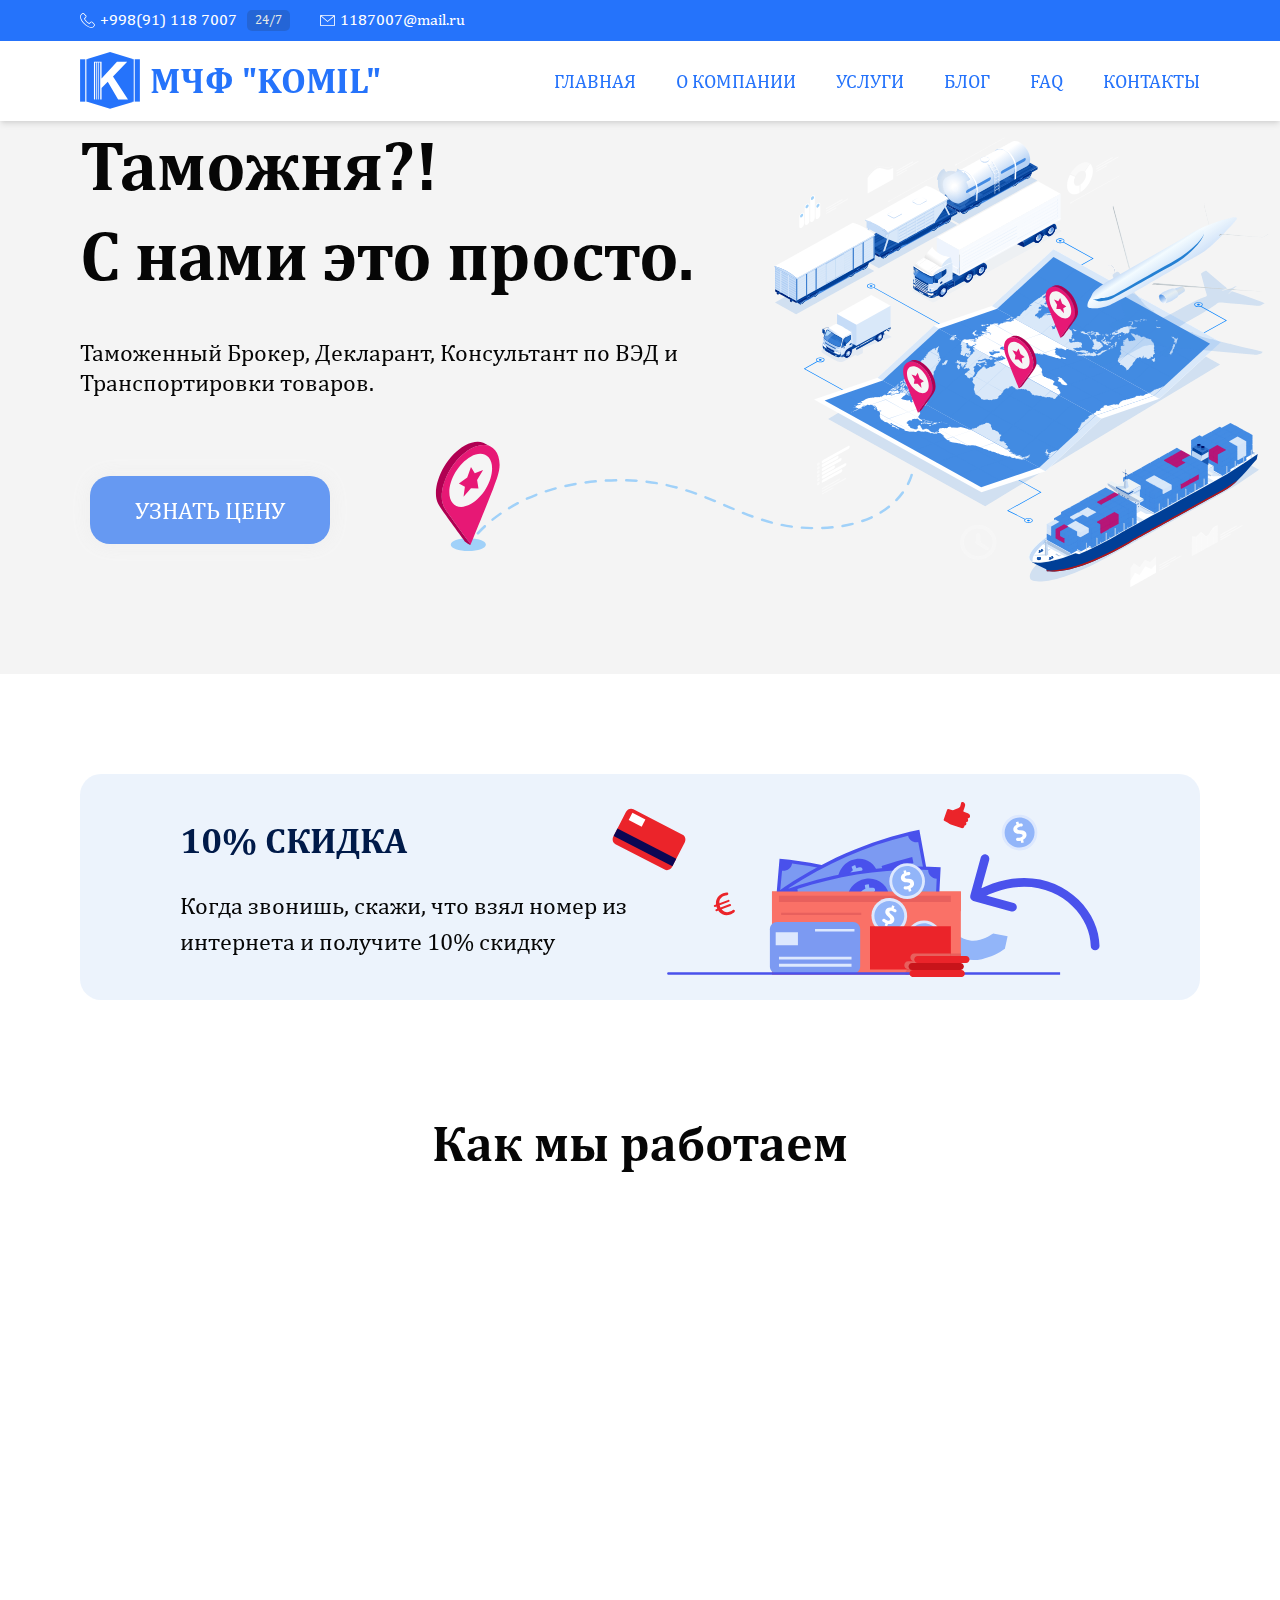
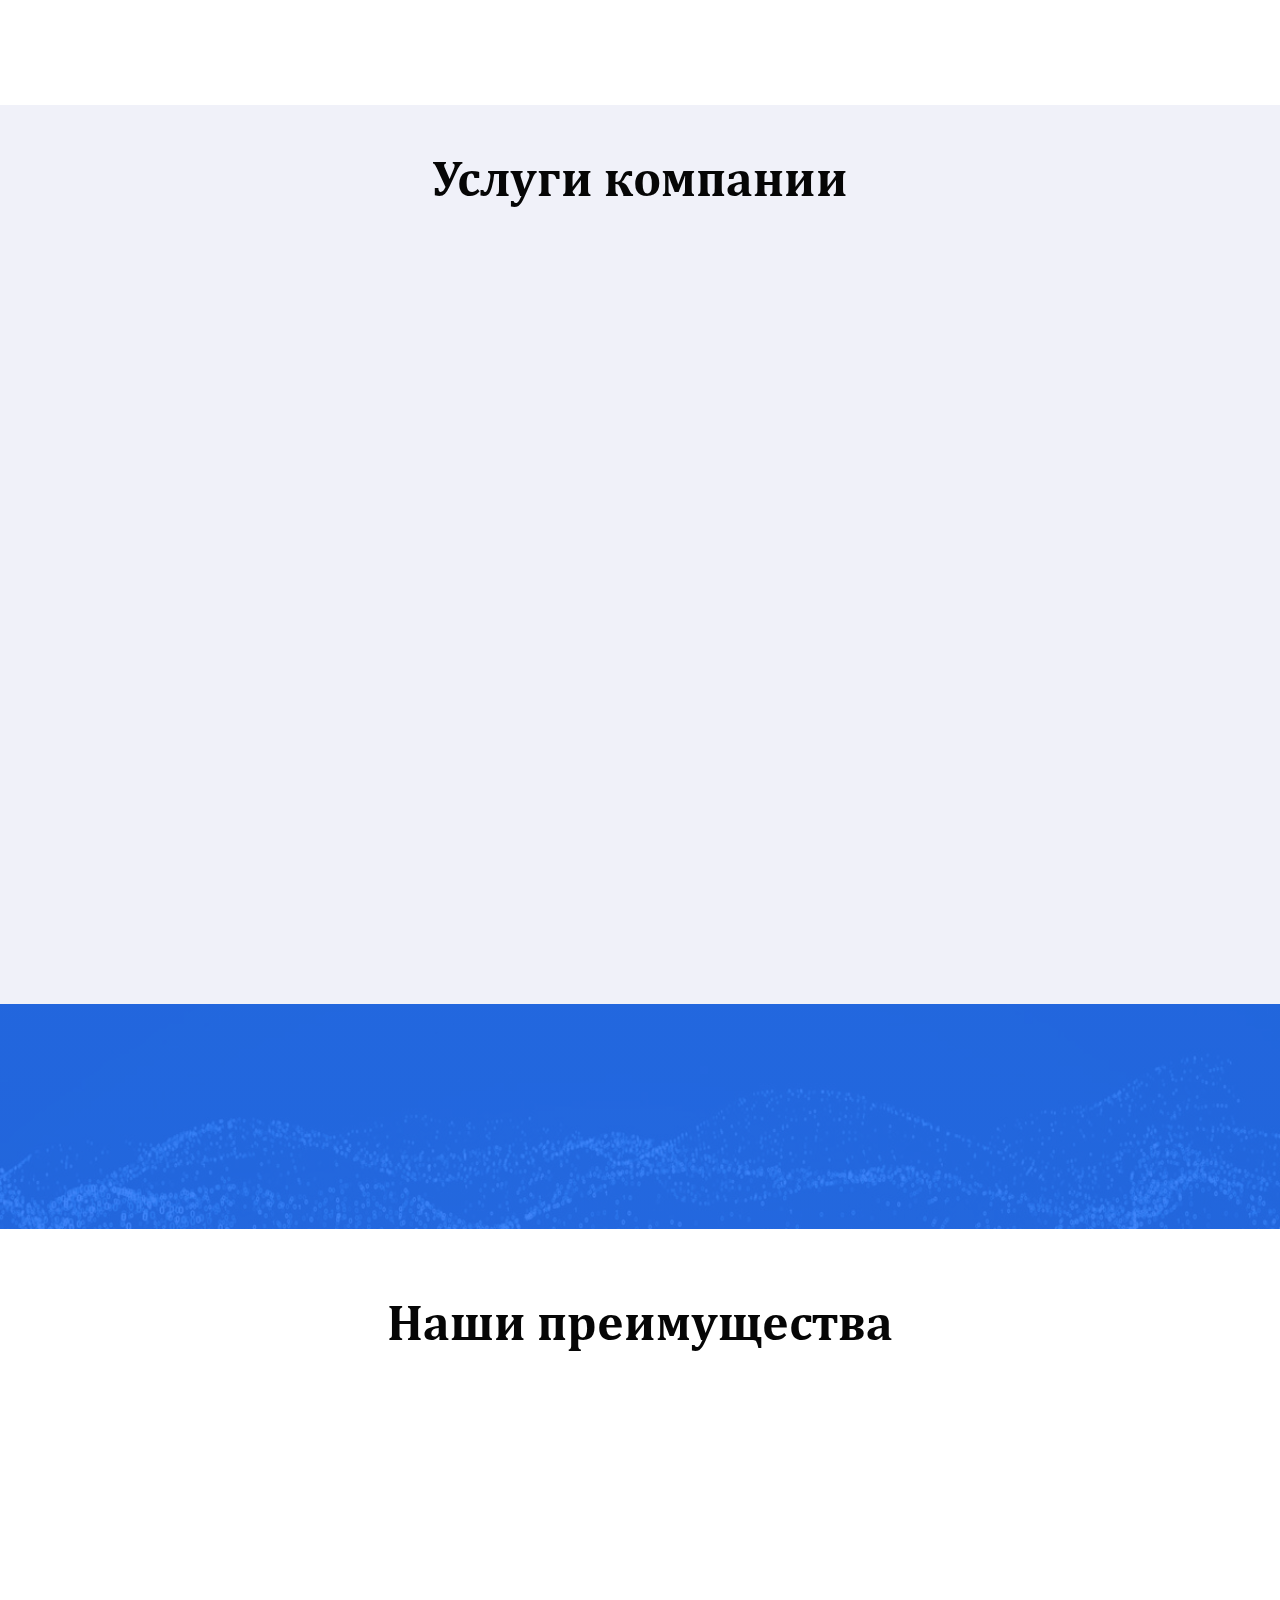
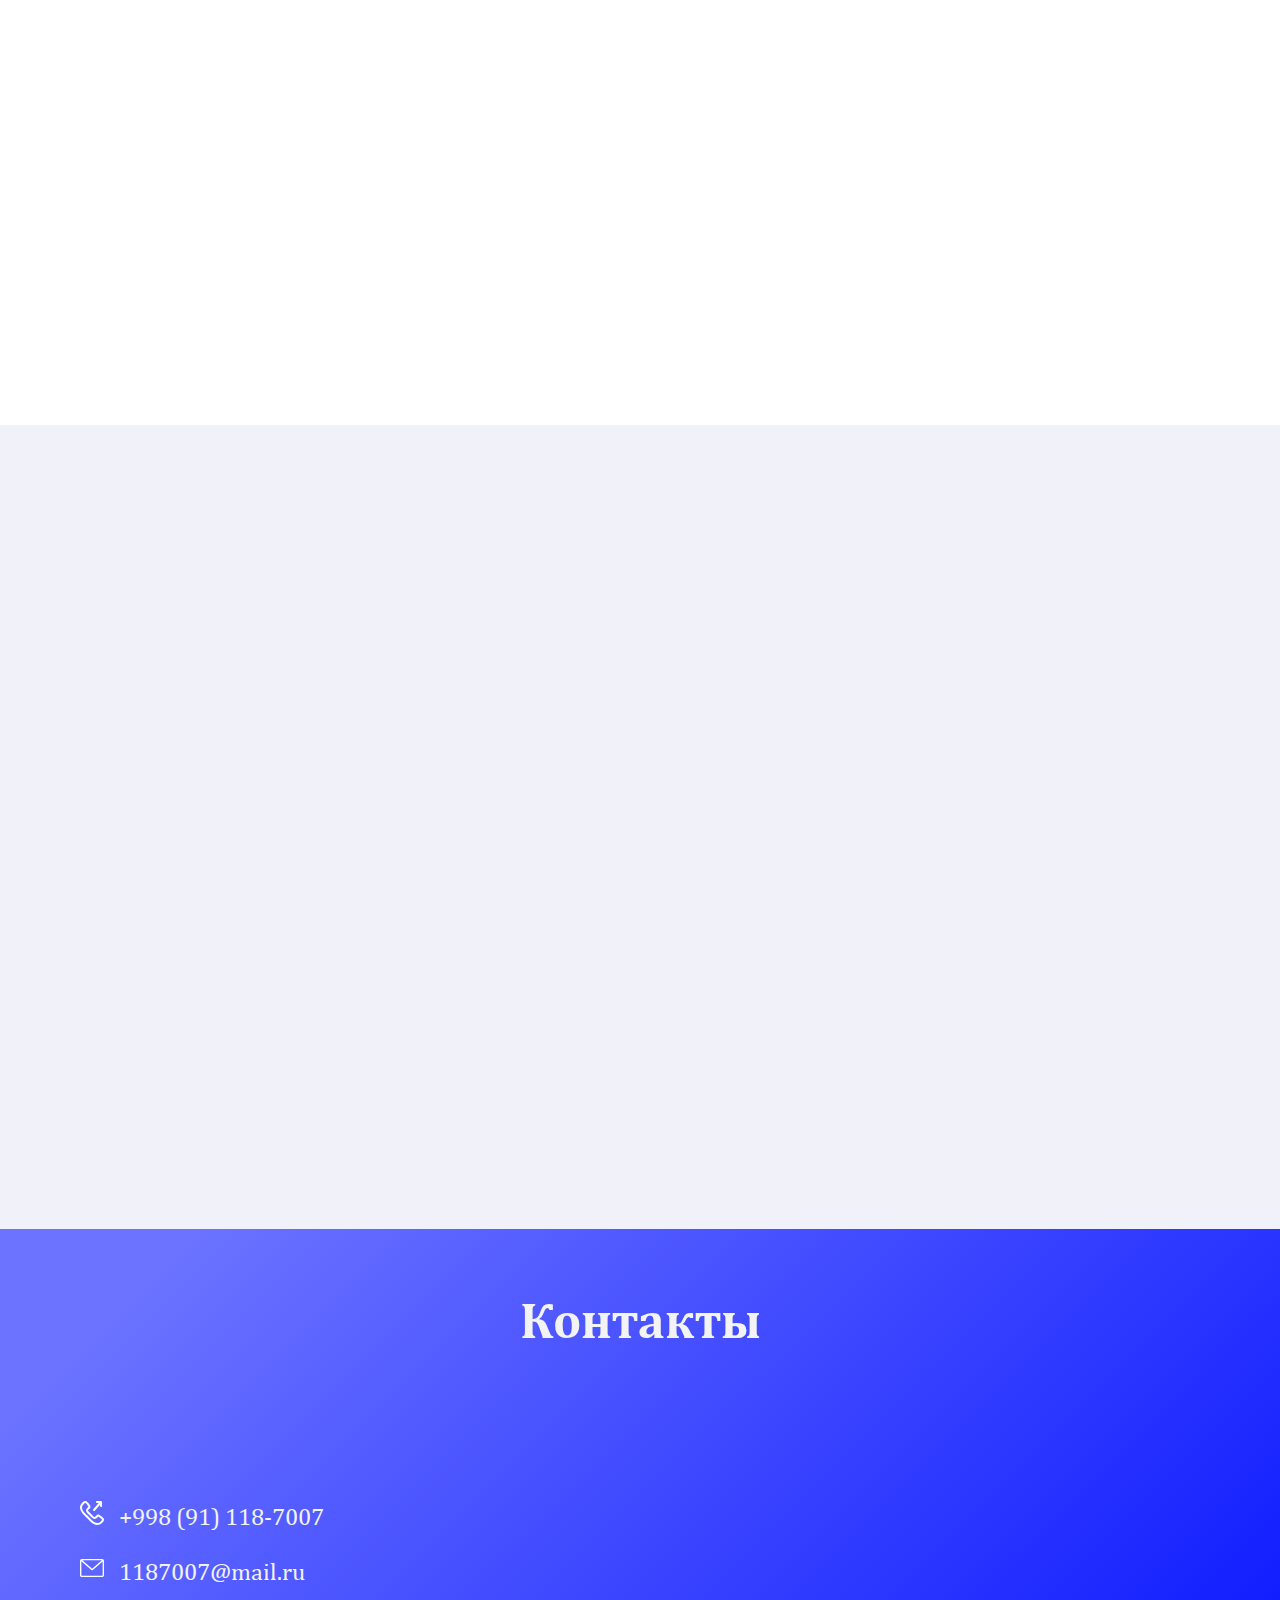
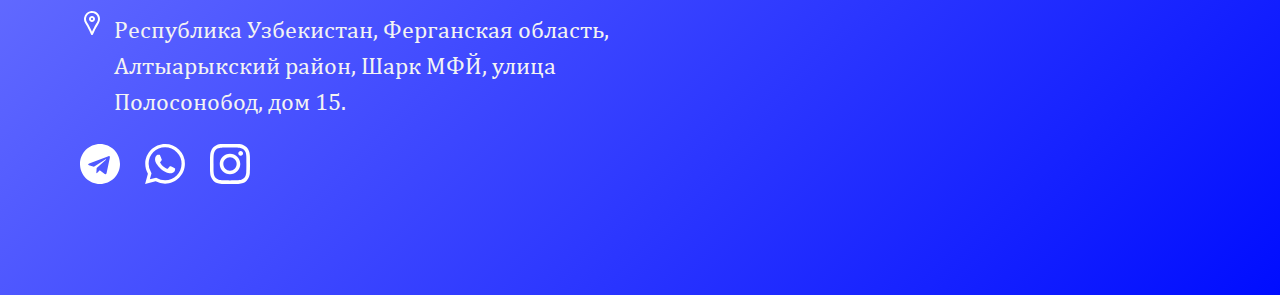
<file: index.html>
<!DOCTYPE html>
<html lang="ru">

<head>
   <meta charset="UTF-8" />
   <meta http-equiv="X-UA-Compatible" content="IE=edge" />
   <meta name="viewport" content="width=device-width, initial-scale=1.0" />
   <!-- Primary Meta Tags -->
   <title>Таможня?! С нами это просто.</title>
   <meta name="title" content="Таможня?! С нами это просто.">
   <meta name="description"
      content="Наша компания оказывает полный комплекс услуг по таможенному оформлению. А также консультирует клиентов по всем аспектам таможенной деятельности.">

   <!-- Open Graph / Facebook -->
   <meta property="og:type" content="website">
   <meta property="og:url" content="https://decl.uz/">
   <meta property="og:title" content="Таможня?! С нами это просто.">
   <meta property="og:description"
      content="Наша компания оказывает полный комплекс услуг по таможенному оформлению. А также консультирует клиентов по всем аспектам таможенной деятельности.">
   <meta property="og:image" content="https://decl.uz/img/komil-logo.svg">

   <!-- Twitter -->
   <meta property="twitter:card" content="summary_large_image">
   <meta property="twitter:url" content="https://decl.uz/">
   <meta property="twitter:title" content="Таможня?! С нами это просто.">
   <meta property="twitter:description"
      content="Наша компания оказывает полный комплекс услуг по таможенному оформлению. А также консультирует клиентов по всем аспектам таможенной деятельности.">
   <meta property="twitter:image" content="https://decl.uz/img/komil-logo.svg">
   <!-- FAVICONS -->
   <link rel="apple-touch-icon" sizes="180x180" href="/apple-touch-icon.png">
   <link rel="icon" type="image/png" sizes="32x32" href="/favicon-32x32.png">
   <link rel="icon" type="image/png" sizes="16x16" href="/favicon-16x16.png">
   <link rel="manifest" href="/site.webmanifest">
   <link rel="mask-icon" href="/safari-pinned-tab.svg" color="#5bbad5">
   <meta name="msapplication-TileColor" content="#438BE3">
   <meta name="theme-color" content="#438BE3">

   <link rel="stylesheet" href="/css/main.css" />
   <link href="https://unpkg.com/aos@2.3.1/dist/aos.css" rel="stylesheet">

   <!-- Global site tag (gtag.js) - Google Analytics -->
   <script async src="https://www.googletagmanager.com/gtag/js?id=UA-228126773-1">
   </script>
   <script>
      window.dataLayer = window.dataLayer || [];
      function gtag() { dataLayer.push(arguments); }
      gtag('js', new Date());

      gtag('config', 'UA-228126773-1');
   </script>
</head>

<body>
   <header class="header">
      <div class="header__top">
         <div class="container">
            <ul class="header__top__list">
               <li class="header__top__item">
                  <?xml version="1.0" encoding="iso-8859-1"?>
                  <!-- Generator: Adobe Illustrator 19.0.0, SVG Export Plug-In . SVG Version: 6.00 Build 0)  -->
                  <svg class="tel__svg" version="1.1" id="Capa_1" xmlns="http://www.w3.org/2000/svg"
                     xmlns:xlink="http://www.w3.org/1999/xlink" x="0px" y="0px" viewBox="0 0 482.6 482.6"
                     style="enable-background:new 0 0 482.6 482.6;" xml:space="preserve">
                     <g>
                        <path d="M98.339,320.8c47.6,56.9,104.9,101.7,170.3,133.4c24.9,11.8,58.2,25.8,95.3,28.2c2.3,0.1,4.5,0.2,6.8,0.2
		c24.9,0,44.9-8.6,61.2-26.3c0.1-0.1,0.3-0.3,0.4-0.5c5.8-7,12.4-13.3,19.3-20c4.7-4.5,9.5-9.2,14.1-14
		c21.3-22.2,21.3-50.4-0.2-71.9l-60.1-60.1c-10.2-10.6-22.4-16.2-35.2-16.2c-12.8,0-25.1,5.6-35.6,16.1l-35.8,35.8
		c-3.3-1.9-6.7-3.6-9.9-5.2c-4-2-7.7-3.9-11-6c-32.6-20.7-62.2-47.7-90.5-82.4c-14.3-18.1-23.9-33.3-30.6-48.8
		c9.4-8.5,18.2-17.4,26.7-26.1c3-3.1,6.1-6.2,9.2-9.3c10.8-10.8,16.6-23.3,16.6-36s-5.7-25.2-16.6-36l-29.8-29.8
		c-3.5-3.5-6.8-6.9-10.2-10.4c-6.6-6.8-13.5-13.8-20.3-20.1c-10.3-10.1-22.4-15.4-35.2-15.4c-12.7,0-24.9,5.3-35.6,15.5l-37.4,37.4
		c-13.6,13.6-21.3,30.1-22.9,49.2c-1.9,23.9,2.5,49.3,13.9,80C32.739,229.6,59.139,273.7,98.339,320.8z M25.739,104.2
		c1.2-13.3,6.3-24.4,15.9-34l37.2-37.2c5.8-5.6,12.2-8.5,18.4-8.5c6.1,0,12.3,2.9,18,8.7c6.7,6.2,13,12.7,19.8,19.6
		c3.4,3.5,6.9,7,10.4,10.6l29.8,29.8c6.2,6.2,9.4,12.5,9.4,18.7s-3.2,12.5-9.4,18.7c-3.1,3.1-6.2,6.3-9.3,9.4
		c-9.3,9.4-18,18.3-27.6,26.8c-0.2,0.2-0.3,0.3-0.5,0.5c-8.3,8.3-7,16.2-5,22.2c0.1,0.3,0.2,0.5,0.3,0.8
		c7.7,18.5,18.4,36.1,35.1,57.1c30,37,61.6,65.7,96.4,87.8c4.3,2.8,8.9,5,13.2,7.2c4,2,7.7,3.9,11,6c0.4,0.2,0.7,0.4,1.1,0.6
		c3.3,1.7,6.5,2.5,9.7,2.5c8,0,13.2-5.1,14.9-6.8l37.4-37.4c5.8-5.8,12.1-8.9,18.3-8.9c7.6,0,13.8,4.7,17.7,8.9l60.3,60.2
		c12,12,11.9,25-0.3,37.7c-4.2,4.5-8.6,8.8-13.3,13.3c-7,6.8-14.3,13.8-20.9,21.7c-11.5,12.4-25.2,18.2-42.9,18.2
		c-1.7,0-3.5-0.1-5.2-0.2c-32.8-2.1-63.3-14.9-86.2-25.8c-62.2-30.1-116.8-72.8-162.1-127c-37.3-44.9-62.4-86.7-79-131.5
		C28.039,146.4,24.139,124.3,25.739,104.2z" />
                     </g>
                     <g>
                     </g>
                     <g>
                     </g>
                     <g>
                     </g>
                     <g>
                     </g>
                     <g>
                     </g>
                     <g>
                     </g>
                     <g>
                     </g>
                     <g>
                     </g>
                     <g>
                     </g>
                     <g>
                     </g>
                     <g>
                     </g>
                     <g>
                     </g>
                     <g>
                     </g>
                     <g>
                     </g>
                     <g>
                     </g>
                  </svg>

                  +998(91) 118 7007 <span class="add-text">24/7</span>
               </li>

               <li class="header__top__item">
                  <?xml version="1.0" encoding="iso-8859-1"?>
                  <!-- Generator: Adobe Illustrator 19.1.0, SVG Export Plug-In . SVG Version: 6.00 Build 0)  -->
                  <svg class="tel__svg" version="1.1" id="Capa_1" xmlns="http://www.w3.org/2000/svg"
                     xmlns:xlink="http://www.w3.org/1999/xlink" x="0px" y="0px" viewBox="0 0 474 474"
                     style="enable-background:new 0 0 474 474;" xml:space="preserve">
                     <g>
                        <path d="M437.5,59.3h-401C16.4,59.3,0,75.7,0,95.8v282.4c0,20.1,16.4,36.5,36.5,36.5h401c20.1,0,36.5-16.4,36.5-36.5V95.8
		C474,75.7,457.6,59.3,437.5,59.3z M432.2,86.3L239.5,251.1L46.8,86.3H432.2z M447,378.2c0,5.2-4.3,9.5-9.5,9.5h-401
		c-5.2,0-9.5-4.3-9.5-9.5V104.9l203.7,174.2c0.1,0.1,0.3,0.2,0.4,0.3c0.1,0.1,0.3,0.2,0.4,0.3c0.3,0.2,0.5,0.4,0.8,0.5
		c0.1,0.1,0.2,0.1,0.3,0.2c0.4,0.2,0.8,0.4,1.2,0.6c0.1,0,0.2,0.1,0.3,0.1c0.3,0.1,0.6,0.3,1,0.4c0.1,0,0.3,0.1,0.4,0.1
		c0.3,0.1,0.6,0.2,0.9,0.2c0.1,0,0.3,0.1,0.4,0.1c0.3,0.1,0.7,0.1,1,0.2c0.1,0,0.2,0,0.3,0c0.4,0,0.9,0.1,1.3,0.1l0,0l0,0
		c0.4,0,0.9,0,1.3-0.1c0.1,0,0.2,0,0.3,0c0.3,0,0.7-0.1,1-0.2c0.1,0,0.3-0.1,0.4-0.1c0.3-0.1,0.6-0.2,0.9-0.2c0.1,0,0.3-0.1,0.4-0.1
		c0.3-0.1,0.6-0.2,1-0.4c0.1,0,0.2-0.1,0.3-0.1c0.4-0.2,0.8-0.4,1.2-0.6c0.1-0.1,0.2-0.1,0.3-0.2c0.3-0.2,0.5-0.3,0.8-0.5
		c0.1-0.1,0.3-0.2,0.4-0.3c0.1-0.1,0.3-0.2,0.4-0.3L447,109.2V378.2z" />
                     </g>
                     <g>
                     </g>
                     <g>
                     </g>
                     <g>
                     </g>
                     <g>
                     </g>
                     <g>
                     </g>
                     <g>
                     </g>
                     <g>
                     </g>
                     <g>
                     </g>
                     <g>
                     </g>
                     <g>
                     </g>
                     <g>
                     </g>
                     <g>
                     </g>
                     <g>
                     </g>
                     <g>
                     </g>
                     <g>
                     </g>
                  </svg>
                  1187007@mail.ru
               </li>
            </ul>
         </div>
      </div>

      <nav class="header__nav" data-aos="fade-down">
         <div class="container header__nav__container">
            <a class="header__nav__logo" href="/index.html">
               <img class="header__nav__logo__img" src="/img/komil-logo.svg" width="70" height="70"
                  alt="Декларант в фергане"> МЧФ "KOMIL"
            </a>

            <button type="button" class="burger" id="burger">
               <span class="burger-line"></span>
               <span class="burger-line"></span>
               <span class="burger-line"></span>
               <span class="burger-line"></span>
            </button>
            <div id="menu" class="menu">
               <ul class="header__nav__list">
                  <li class="header__nav__item"><a class="header__nav__link" href="/">ГЛАВНАЯ</a></li>
                  <li class="header__nav__item"><a class="header__nav__link" href="/about.html">О КОМПАНИИ</a>
                  </li>
                  <li class="header__nav__item"><a class="header__nav__link" href="/#services">УСЛУГИ</a></li>
                  <li class="header__nav__item"><a class="header__nav__link" href="/blog.html">БЛОГ</a></li>
                  <li class="header__nav__item"><a class="header__nav__link" href="/faq.html">FAQ</a></li>
                  <li class="header__nav__item"><a class="header__nav__link" href="/contacts.html">КОНТАКТЫ</a></li>
               </ul>
            </div>
         </div>
      </nav>
   </header>

   <div class="hero" data-aos="slide-right">
      <div class="container">
         <h1 class="hero__title">Таможня?! <br> С нами это просто.</h1>
         <p class="hero__desc">Таможенный Брокер, Декларант, Консультант по ВЭД и Транспортировки товаров.</p>
         <a class="btn-grad" href="tel:+998911187007">Узнать цену</a>
      </div>
   </div>

   <section class="discount">
      <div class="container discount__container">
         <div class="discount__wrapper" data-aos="fade-up">
            <h2 class="discount__title">10% Скидка</h2>
            <p class="discount__desc">Когда звонишь, скажи, что взял номер из интернета и получите 10% скидку</p>
         </div>
      </div>
   </section>

   <section class="how-we-work">
      <div class="container how-we-work__container">
         <h2 class="section-title">Как мы работаем</h2>
         <ul class="how-we-work__list" data-aos="fade-up">
            <li class="how-we-work__item">
               <div class="how-we-work__item__header">
                  <span class="how-we-work__item__header__text">1</span>
               </div>
               <h3 class="how-we-work__item__title">Получаем транспортные документы</h3>
               <p class="how-we-work__item__desc">Вы предоставляете нам товаросопроводительные документы и информацию о
                  грузе</p>
            </li>
            <li class="how-we-work__item">
               <div class="how-we-work__item__header line">
                  <span class="how-we-work__item__header__text">2</span>
               </div>
               <h3 class="how-we-work__item__title">Получения разрешительных документов</h3>
               <p class="how-we-work__item__desc">Получение необходимых разрешительных документов для таможенного
                  оформления товаров</p>
            </li>
            <li class="how-we-work__item">
               <div class="how-we-work__item__header">
                  <span class="how-we-work__item__header__text">3</span>
               </div>
               <h3 class="how-we-work__item__title">Оформление документов в таможенные органы</h3>
               <p class="how-we-work__item__desc">Все документы передаются таможенникам для оформления</p>
            </li>
         </ul>
      </div>
   </section>

   <section id="services" class="offers">
      <div class="container offers__container">
         <h2 class="section-title">Услуги компании</h2>
         <ul class="offers__list" data-aos="fade-right">
            <li class="offers__item">
               <a class="offers__link" href="/tamozhennoe-oformlenie.html">
                  <div class="offers__item__bg" style="background-image: url(/img/export-container.jpg)"></div>
                  <?xml version="1.0" encoding="iso-8859-1"?><svg class="svg offers__svg" version="1.1" id="Layer_1"
                     xmlns="http://www.w3.org/2000/svg" xmlns:xlink="http://www.w3.org/1999/xlink" x="0px" y="0px"
                     viewBox="0 0 512 512" style="enable-background:new 0 0 512 512;" xml:space="preserve">
                     <g>
                        <g>
                           <g>
                              <path d="M345.019,114.383V57.192c0-6.016-4.878-10.894-10.894-10.894H67.232c-6.016,0-10.894,4.878-10.894,10.894v57.191
				c0,6.016,4.878,10.894,10.894,10.894h266.894C340.141,125.277,345.019,120.399,345.019,114.383z M323.232,103.489H78.125V68.085
				h245.106V103.489z" />
                              <path d="M490.942,113.39l-21.177-21.177c-10.531-10.533-30.89-13.734-42.372-2.252l-38.8,38.8V10.894
				C388.592,4.878,383.715,0,377.699,0H23.656C17.64,0,12.762,4.878,12.762,10.894v490.213c0,6.016,4.878,10.894,10.894,10.894
				h354.043c6.016,0,10.894-4.878,10.894-10.894V255.858l102.35-102.35C502.003,142.449,502.003,124.451,490.942,113.39z
				 M34.551,490.213V21.787h332.255v128.761L194.217,323.136c-0.075,0.075-0.118,0.142-0.187,0.215
				c-1.019,1.073-1.836,2.348-2.356,3.781l-27.116,74.949c-1.434,3.965-0.452,8.4,2.522,11.389c2.081,2.092,4.874,3.21,7.724,3.21
				c1.224,0,2.459-0.206,3.653-0.632l75.259-26.805c1.51-0.538,2.841-1.405,3.952-2.493c0.031-0.023,0.068-0.037,0.097-0.067
				l109.038-109.038v212.567H34.551z M206.335,350.659l23.842,23.843l-37.271,13.275L206.335,350.659z M250.065,363.576
				l-32.738-32.738l196.426-196.426l32.738,32.738L250.065,363.576z M475.537,138.104l-13.642,13.642l-32.738-32.738l13.642-13.642
				c1.838-1.838,8.358-0.949,11.561,2.252l21.177,21.177C478.102,131.363,478.102,135.538,475.537,138.104z" />
                              <path d="M319.828,437.106H81.53c-6.017,0-10.894,4.878-10.894,10.894s4.878,10.894,10.894,10.894h238.298
				c6.016,0,10.894-4.878,10.894-10.894S325.844,437.106,319.828,437.106z" />
                              <path d="M259.232,198.809H81.53c-6.016,0-10.894,4.878-10.894,10.894s4.878,10.894,10.894,10.894h177.702
				c6.016,0,10.894-4.878,10.894-10.894S265.248,198.809,259.232,198.809z" />
                              <path d="M304.168,151.149H200.679c-6.016,0-10.894,4.878-10.894,10.894s4.878,10.894,10.894,10.894h103.489
				c6.016,0,10.894-4.878,10.894-10.894S310.184,151.149,304.168,151.149z" />
                              <path d="M154.381,172.936c6.016,0,10.894-4.878,10.894-10.894s-4.878-10.894-10.894-10.894H81.53
				c-6.016,0-10.894,4.878-10.894,10.894s4.876,10.894,10.894,10.894H154.381z" />
                              <path d="M212.934,246.468H81.53c-6.016,0-10.894,4.878-10.894,10.894c0,6.016,4.878,10.894,10.894,10.894h131.404
				c6.016,0,10.894-4.878,10.894-10.894C223.828,251.346,218.95,246.468,212.934,246.468z" />
                              <path d="M172.083,294.128H81.53c-6.016,0-10.894,4.878-10.894,10.894s4.878,10.894,10.894,10.894h90.553
				c6.016,0,10.894-4.878,10.894-10.894S178.099,294.128,172.083,294.128z" />
                              <path d="M158.466,352.681c0-6.016-4.878-10.894-10.894-10.894H81.53c-6.016,0-10.894,4.878-10.894,10.894
				s4.878,10.894,10.894,10.894h66.043C153.588,363.574,158.466,358.697,158.466,352.681z" />
                              <path d="M81.53,389.447c-6.016,0-10.894,4.878-10.894,10.894c0,6.016,4.878,10.894,10.894,10.894h44.936
				c6.016,0,10.894-4.878,10.894-10.894c0-6.016-4.878-10.894-10.894-10.894H81.53z" />
                           </g>
                        </g>
                     </g>
                     <g>
                     </g>
                     <g>
                     </g>
                     <g>
                     </g>
                     <g>
                     </g>
                     <g>
                     </g>
                     <g>
                     </g>
                     <g>
                     </g>
                     <g>
                     </g>
                     <g>
                     </g>
                     <g>
                     </g>
                     <g>
                     </g>
                     <g>
                     </g>
                     <g>
                     </g>
                     <g>
                     </g>
                     <g>
                     </g>
                  </svg>
                  <h3 class="offers__item__title">Заполнение и оформление Грузовой Таможенной Декларации (ГТД)</h3>
               </a>
            </li>
            <li class="offers__item">
               <a class="offers__link" href="/sertification.html">
                  <div class="offers__item__bg" style="background-image: url(/img/certificates.jpg)"></div>
                  <?xml version='1.0' encoding='iso-8859-1'?><svg class="svg offers__svg" version="1.1"
                     xmlns="http://www.w3.org/2000/svg" viewBox="0 0 463 463" xmlns:xlink="http://www.w3.org/1999/xlink"
                     enable-background="new 0 0 463 463">
                     <g>
                        <g>
                           <path
                              d="m404.803,90.197l-88-88c-1.406-1.407-3.314-2.197-5.303-2.197h-232c-12.958,0-23.5,10.542-23.5,23.5v416c0,12.958 10.542,23.5 23.5,23.5h304c12.958,0 23.5-10.542 23.5-23.5v-344c0-1.989-0.79-3.897-2.197-5.303zm-85.803-64.591l62.394,62.394h-53.894c-4.687,0-8.5-3.813-8.5-8.5v-53.894zm64.5,422.394h-304c-4.687,0-8.5-3.813-8.5-8.5v-416c0-4.687 3.813-8.5 8.5-8.5h224.5v64.5c0,12.958 10.542,23.5 23.5,23.5h64.5v336.5c0,4.687-3.813,8.5-8.5,8.5z" />
                           <path
                              d="m111.5,63h56c4.142,0 7.5-3.358 7.5-7.5s-3.358-7.5-7.5-7.5h-56c-4.142,0-7.5,3.358-7.5,7.5s3.358,7.5 7.5,7.5z" />
                           <path
                              d="m111.5,103h88c4.142,0 7.5-3.358 7.5-7.5s-3.358-7.5-7.5-7.5h-88c-4.142,0-7.5,3.358-7.5,7.5s3.358,7.5 7.5,7.5z" />
                           <path
                              d="m176,159.5c0,4.142 3.358,7.5 7.5,7.5h96c4.142,0 7.5-3.358 7.5-7.5s-3.358-7.5-7.5-7.5h-96c-4.142,0-7.5,3.358-7.5,7.5z" />
                           <path
                              d="m351.5,192h-240c-4.142,0-7.5,3.358-7.5,7.5s3.358,7.5 7.5,7.5h240c4.142,0 7.5-3.358 7.5-7.5s-3.358-7.5-7.5-7.5z" />
                           <path
                              d="m255.5,336h-56c-4.142,0-7.5,3.358-7.5,7.5s3.358,7.5 7.5,7.5h56c4.142,0 7.5-3.358 7.5-7.5s-3.358-7.5-7.5-7.5z" />
                           <path
                              d="m255.5,376h-56c-4.142,0-7.5,3.358-7.5,7.5s3.358,7.5 7.5,7.5h56c4.142,0 7.5-3.358 7.5-7.5s-3.358-7.5-7.5-7.5z" />
                           <path
                              d="m351.5,232h-240c-4.142,0-7.5,3.358-7.5,7.5s3.358,7.5 7.5,7.5h240c4.142,0 7.5-3.358 7.5-7.5s-3.358-7.5-7.5-7.5z" />
                           <path
                              d="m351.5,272h-240c-4.142,0-7.5,3.358-7.5,7.5s3.358,7.5 7.5,7.5h240c4.142,0 7.5-3.358 7.5-7.5s-3.358-7.5-7.5-7.5z" />
                           <path
                              d="m319.5,328c-21.78,0-39.5,17.72-39.5,39.5s17.72,39.5 39.5,39.5 39.5-17.72 39.5-39.5-17.72-39.5-39.5-39.5zm0,64c-13.509,0-24.5-10.991-24.5-24.5s10.991-24.5 24.5-24.5 24.5,10.991 24.5,24.5-10.991,24.5-24.5,24.5z" />
                           <path
                              d="m319.5,354c-7.444,0-13.5,6.056-13.5,13.5s6.056,13.5 13.5,13.5 13.5-6.056 13.5-13.5-6.056-13.5-13.5-13.5z" />
                        </g>
                     </g>
                  </svg>
                  <h3 class="offers__item__title">Содействие в получение различных сертификатов в уполномоченных,
                     аккредитованных органах РУз.</h3>
               </a>
            </li>
            <li class="offers__item">
               <a class="offers__link" href="/">
                  <div class="offers__item__bg" style="background-image: url(/img/docs.webp)"></div>
                  <?xml version='1.0' encoding='iso-8859-1'?><svg class="svg offers__svg" version="1.1"
                     xmlns="http://www.w3.org/2000/svg" viewBox="0 0 489.6 489.6"
                     xmlns:xlink="http://www.w3.org/1999/xlink" enable-background="new 0 0 489.6 489.6">
                     <g>
                        <g>
                           <path d="M54.7,0v489.6h379.2h1V0H54.7z M413,468.8H74.5v-448H413V468.8z" />
                           <rect width="146.9" x="106.8" y="115.6" height="20.8" />
                           <polygon points="389.1,70.8 374.5,56.3 310.9,118.8 283.9,91.7 269.3,106.3 310.9,147.9   " />
                           <rect width="146.9" x="106.8" y="250" height="20.8" />
                           <polygon points="389.1,205.2 374.5,190.6 310.9,254.2 283.9,226 269.3,240.6 310.9,282.3   " />
                           <rect width="146.9" x="106.8" y="384.4" height="20.8" />
                           <polygon points="389.1,339.6 374.5,325 310.9,388.6 283.9,360.4 269.3,375 310.9,417.7   " />
                        </g>
                     </g>
                  </svg>
                  <h3 class="offers__item__title">Подготовка товаросопроводительных документов</h3>
               </a>
            </li>
            <li class="offers__item">
               <a class="offers__link" href="/">
                  <div class="offers__item__bg" style="background-image: url(/img/calc.jpg)"></div>
                  <?xml version="1.0" encoding="iso-8859-1"?><svg class="svg offers__svg" version="1.1" id="Layer_1"
                     xmlns="http://www.w3.org/2000/svg" xmlns:xlink="http://www.w3.org/1999/xlink" x="0px" y="0px"
                     viewBox="0 0 512 512" style="enable-background:new 0 0 512 512;" xml:space="preserve">
                     <g>
                        <g>
                           <path d="M45.958,0v512h420.083V0H45.958z M450.834,496.792H61.166V15.208h389.667V496.792z" />
                        </g>
                     </g>
                     <g>
                        <g>
                           <polygon points="183.606,47 183.606,62.208 394.387,62.208 394.387,157.398 117.613,157.398 117.613,62.208 163.327,62.208 
			163.327,47 102.405,47 102.405,172.606 409.595,172.606 409.595,47 		" />
                        </g>
                     </g>
                     <g>
                        <g>
                           <path
                              d="M102.405,197.956v55.353h65.389v-55.353H102.405z M152.586,238.101h-34.973v-24.937h34.973V238.101z" />
                        </g>
                     </g>
                     <g>
                        <g>
                           <path
                              d="M102.405,268.521v55.352h65.389v-55.352H102.405z M152.586,308.665h-34.973v-24.936h34.973V308.665z" />
                        </g>
                     </g>
                     <g>
                        <g>
                           <path
                              d="M102.405,339.083v55.353h65.389v-55.353H102.405z M152.586,379.228h-34.973v-24.937h34.973V379.228z" />
                        </g>
                     </g>
                     <g>
                        <g>
                           <path
                              d="M102.405,409.648V465h65.389v-55.353H102.405z M152.586,449.793h-34.973v-24.937h34.973V449.793z" />
                        </g>
                     </g>
                     <g>
                        <g>
                           <path
                              d="M183.005,197.956v55.353h65.389v-55.353H183.005z M233.186,238.101h-34.973v-24.937h34.973V238.101z" />
                        </g>
                     </g>
                     <g>
                        <g>
                           <path
                              d="M183.005,268.521v55.352h65.389v-55.352H183.005z M233.186,308.665h-34.973v-24.936h34.973V308.665z" />
                        </g>
                     </g>
                     <g>
                        <g>
                           <path
                              d="M183.005,339.083v55.353h65.389v-55.353H183.005z M233.186,379.228h-34.973v-24.937h34.973V379.228z" />
                        </g>
                     </g>
                     <g>
                        <g>
                           <path
                              d="M183.005,409.648V465h65.389v-55.353H183.005z M233.186,449.793h-34.973v-24.937h34.973V449.793z" />
                        </g>
                     </g>
                     <g>
                        <g>
                           <path
                              d="M263.605,197.956v55.353h65.389v-55.353H263.605z M313.786,238.101h-34.973v-24.937h34.973V238.101z" />
                        </g>
                     </g>
                     <g>
                        <g>
                           <path
                              d="M263.605,268.521v55.352h65.389v-55.352H263.605z M313.786,308.665h-34.973v-24.936h34.973V308.665z" />
                        </g>
                     </g>
                     <g>
                        <g>
                           <path
                              d="M263.605,339.083v55.353h65.389v-55.353H263.605z M313.786,379.228h-34.973v-24.937h34.973V379.228z" />
                        </g>
                     </g>
                     <g>
                        <g>
                           <path
                              d="M263.605,409.648V465h145.99v-55.353H263.605z M394.387,449.793H278.813v-24.937h115.574V449.793z" />
                        </g>
                     </g>
                     <g>
                        <g>
                           <path
                              d="M344.205,197.956v55.353h65.389v-55.353H344.205z M394.386,238.101h-34.973v-24.937h34.973V238.101z" />
                        </g>
                     </g>
                     <g>
                        <g>
                           <path
                              d="M344.205,268.521v55.352h65.389v-55.352H344.205z M394.386,308.665h-34.973v-24.936h34.973V308.665z" />
                        </g>
                     </g>
                     <g>
                        <g>
                           <path
                              d="M344.205,339.083v55.353h65.389v-55.353H344.205z M394.386,379.228h-34.973v-24.937h34.973V379.228z" />
                        </g>
                     </g>
                     <g>
                     </g>
                     <g>
                     </g>
                     <g>
                     </g>
                     <g>
                     </g>
                     <g>
                     </g>
                     <g>
                     </g>
                     <g>
                     </g>
                     <g>
                     </g>
                     <g>
                     </g>
                     <g>
                     </g>
                     <g>
                     </g>
                     <g>
                     </g>
                     <g>
                     </g>
                     <g>
                     </g>
                     <g>
                     </g>
                  </svg>
                  <h3 class="offers__item__title">Содействие в определение кодов ТН ВЭД и предварительный расчёт
                     таможенных
                     платежей</h3>
               </a>
            </li>
            <li class="offers__item">
               <a class="offers__link" href="/">
                  <div class="offers__item__bg" style="background-image: url(/img/truck.jpg)"></div>
                  <?xml version="1.0" encoding="iso-8859-1"?><svg class="svg offers__svg" version="1.1" id="Capa_1"
                     xmlns="http://www.w3.org/2000/svg" xmlns:xlink="http://www.w3.org/1999/xlink" x="0px" y="0px"
                     viewBox="0 0 512 512" style="enable-background:new 0 0 512 512;" xml:space="preserve">
                     <g>
                        <path d="M112,356c-4.418,0-8,3.582-8,8c0,4.411-3.589,8-8,8s-8-3.589-8-8s3.589-8,8-8c4.418,0,8-3.582,8-8s-3.582-8-8-8
		c-13.234,0-24,10.767-24,24s10.766,24,24,24s24-10.767,24-24C120,359.582,116.418,356,112,356z" />
                        <path d="M432,356c-4.418,0-8,3.582-8,8c0,4.411-3.589,8-8,8s-8-3.589-8-8s3.589-8,8-8c4.418,0,8-3.582,8-8s-3.582-8-8-8
		c-13.234,0-24,10.767-24,24s10.766,24,24,24s24-10.767,24-24C440,359.582,436.418,356,432,356z" />
                        <path d="M512,252c0-2.231-0.915-4.247-2.388-5.698c-3.421-9.455-10.352-17.394-19.723-22.08c-0.25-0.125-0.505-0.236-0.767-0.334
		l-26.439-9.925l-16.106-61.195c-0.023-0.088-0.047-0.176-0.074-0.263C441.389,135.456,425.992,124,408.191,124H352v-16
		c0-8.822-7.178-16-16-16H16c-8.822,0-16,7.178-16,16v224c0,8.822,7.178,16,16,16h26.341c-0.775,2.594-1.368,5.265-1.761,8H8
		c-4.418,0-8,3.582-8,8s3.582,8,8,8h32.581c3.895,27.102,27.258,48,55.419,48s51.525-20.898,55.419-48H168c0,13.233,10.766,24,24,24
		h48c13.234,0,24-10.767,24-24h96.581c3.895,27.102,27.258,48,55.419,48s51.525-20.898,55.419-48H504c4.418,0,8-3.582,8-8
		s-3.582-8-8-8h-32.581c-0.393-2.735-0.986-5.406-1.761-8H496c8.822,0,16-7.178,16-16v-72c0-1.88-0.131-3.735-0.383-5.558
		C511.864,253.672,512,252.852,512,252z M496,300h-8v-8h8V300z M489.899,244H352v-16h102.549l28.531,10.71
		C485.708,240.077,487.998,241.881,489.899,244z M408.191,140c10.638,0,19.846,6.819,22.951,16.982L445.622,212H352v-72H408.191z
		 M48.001,332H16v-40h248.004c4.418,0,8-3.582,8-8s-3.582-8-8-8H16V108h320v224h-96h-48h-47.998c-0.661,0-1.3,0.089-1.915,0.24
		C131.975,317.61,115.092,308,96,308c-19.092,0-35.974,9.61-46.087,24.24C49.299,332.089,48.661,332,48.001,332z M96,404
		c-22.056,0-40-17.944-40-40s17.944-40,40-40s40,17.944,40,40S118.056,404,96,404z M151.419,356c-0.393-2.735-0.986-5.406-1.761-8
		h19.718c-0.888,2.504-1.376,5.196-1.376,8H151.419z M248,372c0,4.411-3.589,8-8,8h-48c-4.411,0-8-3.589-8-8v-7.981
		c0-0.007,0.001-0.013,0.001-0.019S184,363.987,184,363.981V356c0-4.411,3.589-8,8-8h48c4.411,0,8,3.589,8,8V372z M262.624,348H344
		h18.341c-0.775,2.594-1.368,5.265-1.761,8H264C264,353.196,263.512,350.504,262.624,348z M416,404c-22.056,0-40-17.944-40-40
		s17.944-40,40-40s40,17.944,40,40S438.056,404,416,404z M464,332c-0.66,0-1.299,0.089-1.913,0.24
		C451.974,317.61,435.092,308,416,308s-35.974,9.61-46.087,24.24c-0.614-0.151-1.252-0.24-1.912-0.24h-16v-72h144v16h-8
		c-8.822,0-16,7.178-16,16v8c0,8.822,7.178,16,16,16h8v16H464z" />
                        <path d="M200,356c-2.11,0-4.17,0.859-5.66,2.34c-1.49,1.49-2.34,3.56-2.34,5.66c0,2.109,0.85,4.17,2.34,5.66
		c1.49,1.489,3.55,2.34,5.66,2.34c2.11,0,4.17-0.851,5.66-2.34c1.49-1.49,2.34-3.561,2.34-5.66c0-2.101-0.85-4.17-2.34-5.66
		C204.17,356.859,202.11,356,200,356z" />
                        <path
                           d="M296.004,292H312c4.418,0,8-3.582,8-8s-3.582-8-8-8h-15.996c-4.418,0-8,3.582-8,8S291.585,292,296.004,292z" />
                     </g>
                     <g>
                     </g>
                     <g>
                     </g>
                     <g>
                     </g>
                     <g>
                     </g>
                     <g>
                     </g>
                     <g>
                     </g>
                     <g>
                     </g>
                     <g>
                     </g>
                     <g>
                     </g>
                     <g>
                     </g>
                     <g>
                     </g>
                     <g>
                     </g>
                     <g>
                     </g>
                     <g>
                     </g>
                     <g>
                     </g>
                  </svg>
                  <h3 class="offers__item__title">Отправка и получение грузов от имени заказчика</h3>
               </a>
            </li>
            <li class="offers__item">
               <a class="offers__link" href="/contract.html">
                  <div class="offers__item__bg" style="background-image: url(/img/contract.jpg)"></div>
                  <?xml version="1.0" encoding="iso-8859-1"?> <svg class="svg offers__svg" version="1.1" id="Layer_1"
                     xmlns="http://www.w3.org/2000/svg" xmlns:xlink="http://www.w3.org/1999/xlink" x="0px" y="0px"
                     viewBox="0 0 470 470" style="enable-background:new 0 0 470 470;" xml:space="preserve">
                     <g>
                        <g>
                           <g>
                              <path d="M469.988,75c0-1.302-0.242-2.609-0.757-3.846l-25-60C442.678,7.427,439.037,5,435,5s-7.678,2.427-9.23,6.154l-25,60
				c-0.516,1.237-0.757,2.544-0.757,3.846H400v340v40c0,5.523,4.478,10,10,10h50c5.522,0,10-4.477,10-10v-40V75H469.988z M435,41
				l10,24h-20L435,41z M450,445h-30v-20h30V445z M450,405h-30V85h30V405z" />
                              <path d="M370,0H35c-5.523,0-10,4.477-10,10v30H10C4.477,40,0,44.477,0,50v410c0,5.523,4.477,10,10,10h320c5.522,0,10-4.477,10-10
				v-30h30c5.522,0,10-4.477,10-10V10C380,4.477,375.522,0,370,0z M320,450H20V60h300V450z M360,410h-20V50c0-5.523-4.478-10-10-10
				H45V20h315V410z" />
                              <rect x="40" y="80" width="65" height="20" />
                              <rect x="40" y="120" width="65" height="20" />
                              <rect x="95" y="180" width="205" height="20" />
                              <rect x="40" y="220" width="260" height="20" />
                              <rect x="40" y="260" width="260" height="20" />
                              <rect x="40" y="300" width="260" height="20" />
                              <rect x="40" y="340" width="260" height="20" />
                              <rect x="40" y="380" width="215" height="20" />
                              <rect x="270" y="380" width="30" height="20" />
                           </g>
                        </g>
                     </g>
                     <g>
                     </g>
                     <g>
                     </g>
                     <g>
                     </g>
                     <g>
                     </g>
                     <g>
                     </g>
                     <g>
                     </g>
                     <g>
                     </g>
                     <g>
                     </g>
                     <g>
                     </g>
                     <g>
                     </g>
                     <g>
                     </g>
                     <g>
                     </g>
                     <g>
                     </g>
                     <g>
                     </g>
                     <g>
                     </g>
                  </svg>
                  <h3 class="offers__item__title">Регистрация внешнеторговых контрактов в системе ЕЭИСВО</h3>
               </a>
            </li>
            <li class="offers__item">
               <a class="offers__link" href="/">
                  <div class="offers__item__bg" style="background-image: url(/img/discussion.jpg)"></div>
                  <?xml version="1.0" encoding="iso-8859-1"?>
                  <!DOCTYPE svg PUBLIC "-//W3C//DTD SVG 1.1//EN" "http://www.w3.org/Graphics/SVG/1.1/DTD/svg11.dtd">
                  <svg class="svg offers__svg" version="1.1" id="Capa_1" xmlns="http://www.w3.org/2000/svg"
                     xmlns:xlink="http://www.w3.org/1999/xlink" x="0px" y="0px" viewBox="0 0 512 512"
                     style="enable-background:new 0 0 512 512;" xml:space="preserve">
                     <g>
                        <path d="M211.206,430.646c-0.049-0.014-0.098-0.027-0.147-0.04l-29.81-7.742c-2.527-0.743-4.523-2.052-4.954-2.735l-0.02-16.215
		c0.025-0.03,0.051-0.057,0.076-0.086c10.221-12.216,15.85-28.045,15.85-44.57v-12.076c10.197-33.219,3.011-62.02-0.677-70.402
		c-0.012-0.028-0.028-0.054-0.041-0.082c-0.071-0.156-0.149-0.307-0.229-0.457c-0.047-0.088-0.092-0.178-0.141-0.264
		c-0.077-0.132-0.161-0.258-0.245-0.385c-0.065-0.098-0.127-0.198-0.196-0.292c-0.073-0.1-0.152-0.195-0.23-0.292
		c-0.089-0.111-0.176-0.224-0.27-0.329c-0.065-0.073-0.136-0.141-0.204-0.212c-0.113-0.117-0.225-0.235-0.344-0.345
		c-0.064-0.059-0.132-0.112-0.197-0.168c-0.129-0.111-0.257-0.223-0.392-0.325c-0.074-0.056-0.152-0.106-0.228-0.16
		c-0.132-0.092-0.262-0.186-0.399-0.271c-0.096-0.06-0.197-0.111-0.295-0.167c-0.121-0.068-0.241-0.138-0.366-0.2
		c-0.123-0.061-0.249-0.112-0.375-0.167c-0.107-0.046-0.213-0.096-0.322-0.137c-0.138-0.053-0.279-0.096-0.42-0.141
		c-0.104-0.033-0.206-0.07-0.311-0.099c-0.136-0.038-0.276-0.066-0.415-0.096c-0.116-0.025-0.231-0.054-0.348-0.074
		c-0.122-0.021-0.246-0.033-0.369-0.049c-0.14-0.018-0.28-0.036-0.422-0.046c-0.102-0.007-0.206-0.007-0.309-0.011
		c-0.166-0.005-0.331-0.01-0.498-0.005c-0.089,0.003-0.178,0.011-0.268,0.017c-0.179,0.012-0.357,0.025-0.536,0.049
		c-0.029,0.003-0.057,0.003-0.085,0.007c-7.709,1.104-17.114-1.149-27.07-3.533c-17.61-4.217-37.474-8.962-54.875,3.584
		c-16.826,1.446-28.757,15.586-28.757,34.698c0,13.898,6.449,38.721,7.927,44.229v6.681c0,17.249,5.969,33.193,15.538,45.086
		l-0.022,17.321c-0.43,0.684-2.427,1.992-4.954,2.736l-29.809,7.742c-0.049,0.013-0.098,0.026-0.147,0.04
		C41.928,435.979,32,454.581,32,470.208v8.64C32,488.306,40.277,496,50.452,496l85.416-0.009c0.062,0.001,0.123,0.009,0.186,0.009
		c0.063,0,0.124-0.008,0.187-0.009l85.417-0.01c10.174,0,18.451-7.694,18.451-17.151v-8.64
		C240.107,454.563,230.18,435.961,211.206,430.646z M136.087,446.691l-27.743-16.646c2.115-2.676,3.467-5.927,3.467-9.781
		l0.004-3.437c7.4,4.362,15.669,6.84,24.326,6.84c8.498,0,16.699-2.2,24.15-6.364l0.004,2.933c0,3.967,1.43,7.293,3.65,10.013
		L136.087,446.691z M96.296,355.007c0-7.952,3.365-19.58,5.88-26.936c36.247,0.832,63.597,9.537,74.026,13.397v4.44
		c0,0.024,0,0.049,0,0.073v13.275c0,14.104-5.305,27.026-13.579,35.967c-0.019,0.019-0.036,0.038-0.054,0.057
		c-7.113,7.66-16.409,12.386-26.427,12.386c-21.227,0-39.846-23.331-39.846-49.928V355.007z M103.992,288
		c0.056,0,0.11-0.007,0.166-0.008c0.206-0.004,0.411-0.011,0.616-0.031c0.101-0.01,0.199-0.028,0.299-0.042
		c0.159-0.021,0.319-0.042,0.477-0.073c0.117-0.023,0.23-0.055,0.345-0.083c0.138-0.034,0.277-0.065,0.414-0.106
		c0.123-0.037,0.241-0.083,0.361-0.125c0.125-0.044,0.251-0.086,0.374-0.137c0.127-0.052,0.25-0.114,0.373-0.172
		c0.112-0.053,0.224-0.103,0.334-0.161c0.137-0.073,0.268-0.155,0.399-0.236c0.091-0.056,0.185-0.107,0.274-0.167
		c0.161-0.107,0.315-0.226,0.468-0.344c0.053-0.041,0.108-0.076,0.16-0.118c11.771-9.618,27.047-5.961,43.22-2.089
		c8.706,2.084,17.645,4.22,26.325,4.252c2.086,7.707,4.137,21.364,1.934,37.631C167.513,321.247,136.961,312,96.607,312
		c-0.02,0-0.038,0.003-0.058,0.003c-0.186,0.001-0.37,0.014-0.554,0.028c-0.086,0.007-0.173,0.009-0.258,0.019
		c-0.152,0.017-0.302,0.043-0.452,0.069c-0.115,0.02-0.232,0.035-0.346,0.059c-0.104,0.022-0.205,0.053-0.308,0.08
		c-0.154,0.039-0.309,0.076-0.459,0.124c-0.058,0.019-0.113,0.042-0.17,0.063c-0.188,0.065-0.375,0.131-0.557,0.209
		c-0.038,0.016-0.073,0.037-0.111,0.053c-0.195,0.088-0.388,0.179-0.575,0.282c-0.07,0.038-0.135,0.083-0.204,0.124
		c-0.149,0.088-0.299,0.174-0.442,0.271c-0.134,0.091-0.261,0.192-0.39,0.292c-0.071,0.055-0.146,0.105-0.215,0.162
		c-0.16,0.132-0.312,0.275-0.462,0.419c-0.033,0.033-0.07,0.062-0.103,0.095c-0.137,0.137-0.266,0.285-0.394,0.433
		c-0.042,0.048-0.087,0.093-0.127,0.143c-0.099,0.121-0.19,0.25-0.283,0.378c-0.063,0.086-0.129,0.17-0.188,0.259
		c-0.065,0.097-0.122,0.201-0.183,0.301c-0.079,0.13-0.159,0.258-0.23,0.393c-0.041,0.077-0.076,0.159-0.114,0.237
		c-0.053,0.108-0.108,0.214-0.156,0.325c-0.553-3.772-0.9-7.24-0.9-9.99C88.369,298.143,92.46,288,103.992,288z M50.451,480
		c-1.634,0-2.451-0.931-2.451-1.151v-8.64c0-9.578,5.891-20.925,17.15-24.118l27.105-7.039l35.798,21.479v19.462L50.451,480z
		 M224.107,478.83c0,0.22-0.817,1.151-2.452,1.151l-77.602,0.009v-19.422l36.279-21.412l26.625,6.915
		c11.259,3.193,17.149,14.54,17.149,24.118V478.83z" />
                        <path d="M451.206,430.646c-0.049-0.014-0.098-0.027-0.147-0.04l-29.81-7.742c-2.527-0.743-4.523-2.052-4.954-2.735l-0.02-16.215
		c0.025-0.03,0.051-0.057,0.076-0.086c10.221-12.216,15.85-28.045,15.85-44.57v-12.076c10.197-33.219,3.011-62.02-0.677-70.402
		c-0.012-0.028-0.028-0.053-0.04-0.08c-0.072-0.158-0.151-0.312-0.233-0.464c-0.046-0.085-0.089-0.172-0.137-0.255
		c-0.079-0.135-0.164-0.265-0.25-0.395c-0.063-0.095-0.124-0.191-0.19-0.283c-0.075-0.103-0.156-0.201-0.236-0.3
		c-0.087-0.108-0.172-0.218-0.264-0.321c-0.068-0.076-0.14-0.146-0.21-0.219c-0.111-0.115-0.221-0.231-0.338-0.339
		c-0.065-0.061-0.135-0.115-0.202-0.173c-0.127-0.109-0.254-0.219-0.388-0.32c-0.075-0.057-0.154-0.107-0.231-0.162
		c-0.131-0.092-0.261-0.185-0.397-0.269c-0.096-0.06-0.197-0.111-0.296-0.167c-0.121-0.068-0.241-0.138-0.366-0.2
		c-0.122-0.061-0.247-0.112-0.372-0.166c-0.108-0.047-0.215-0.097-0.325-0.139c-0.136-0.052-0.277-0.095-0.416-0.139
		c-0.105-0.034-0.208-0.071-0.315-0.1c-0.135-0.037-0.274-0.065-0.412-0.095c-0.117-0.026-0.233-0.054-0.352-0.075
		c-0.121-0.021-0.244-0.033-0.367-0.048c-0.141-0.018-0.281-0.037-0.424-0.047c-0.102-0.007-0.205-0.007-0.308-0.011
		c-0.166-0.005-0.331-0.01-0.498-0.005c-0.089,0.003-0.179,0.011-0.268,0.017c-0.178,0.012-0.357,0.025-0.535,0.049
		c-0.029,0.004-0.057,0.004-0.085,0.008c-7.708,1.104-17.114-1.149-27.07-3.533c-17.61-4.217-37.474-8.962-54.875,3.584
		c-16.826,1.446-28.757,15.586-28.757,34.698c0,13.898,6.449,38.721,7.927,44.229v6.681c0,17.249,5.969,33.193,15.538,45.086
		l-0.022,17.321c-0.43,0.684-2.427,1.992-4.954,2.736l-29.809,7.742c-0.049,0.013-0.098,0.026-0.147,0.04
		C281.928,435.979,272,454.581,272,470.208v8.64c0,9.457,8.277,17.151,18.452,17.151l85.416-0.009
		c0.062,0.001,0.123,0.009,0.186,0.009c0.063,0,0.124-0.008,0.187-0.009l85.417-0.01c10.174,0,18.451-7.694,18.451-17.151v-8.64
		C480.107,454.563,470.18,435.961,451.206,430.646z M376.087,446.691l-27.743-16.646c2.115-2.676,3.467-5.927,3.467-9.781
		l0.004-3.437c7.4,4.362,15.669,6.84,24.326,6.84c8.498,0,16.699-2.2,24.15-6.364l0.004,2.933c0,3.967,1.43,7.293,3.65,10.013
		L376.087,446.691z M336.296,355.007c0-7.952,3.365-19.58,5.88-26.936c36.247,0.832,63.597,9.537,74.026,13.397v4.44
		c0,0.024,0,0.049,0,0.073v13.275c0,14.104-5.305,27.026-13.579,35.967c-0.019,0.019-0.036,0.038-0.054,0.057
		c-7.113,7.66-16.409,12.386-26.427,12.386c-21.227,0-39.846-23.331-39.846-49.928V355.007z M343.992,288
		c0.055,0,0.109-0.007,0.164-0.008c0.206-0.004,0.412-0.011,0.617-0.031c0.1-0.01,0.198-0.028,0.297-0.042
		c0.16-0.021,0.321-0.042,0.48-0.073c0.116-0.023,0.228-0.054,0.341-0.082c0.14-0.034,0.28-0.066,0.418-0.107
		c0.121-0.037,0.239-0.082,0.357-0.124c0.127-0.045,0.254-0.087,0.379-0.139c0.126-0.052,0.246-0.113,0.369-0.171
		c0.113-0.054,0.227-0.104,0.339-0.163c0.135-0.072,0.264-0.153,0.394-0.233c0.093-0.057,0.188-0.109,0.279-0.169
		c0.161-0.107,0.313-0.225,0.466-0.343c0.053-0.042,0.109-0.077,0.162-0.119c11.771-9.618,27.047-5.961,43.22-2.089
		c8.706,2.084,17.645,4.22,26.325,4.252c2.086,7.707,4.137,21.364,1.934,37.631c-13.021-4.743-43.573-13.99-83.926-13.99
		c-0.02,0-0.038,0.003-0.058,0.003c-0.186,0.001-0.37,0.014-0.554,0.028c-0.086,0.007-0.173,0.009-0.258,0.019
		c-0.152,0.017-0.302,0.043-0.452,0.069c-0.115,0.02-0.232,0.035-0.346,0.059c-0.104,0.022-0.205,0.053-0.308,0.08
		c-0.154,0.039-0.309,0.076-0.459,0.124c-0.058,0.019-0.113,0.042-0.17,0.063c-0.188,0.065-0.376,0.131-0.557,0.209
		c-0.038,0.016-0.074,0.037-0.111,0.053c-0.195,0.088-0.388,0.179-0.575,0.282c-0.07,0.038-0.135,0.083-0.204,0.124
		c-0.149,0.088-0.299,0.174-0.442,0.271c-0.134,0.091-0.261,0.192-0.39,0.292c-0.071,0.055-0.146,0.105-0.215,0.162
		c-0.16,0.132-0.312,0.275-0.462,0.419c-0.033,0.033-0.07,0.062-0.103,0.095c-0.137,0.137-0.266,0.285-0.393,0.433
		c-0.042,0.048-0.087,0.093-0.127,0.143c-0.099,0.121-0.19,0.25-0.283,0.378c-0.063,0.086-0.129,0.17-0.188,0.259
		c-0.065,0.097-0.122,0.201-0.183,0.301c-0.079,0.13-0.159,0.258-0.23,0.393c-0.041,0.077-0.076,0.159-0.114,0.237
		c-0.053,0.108-0.108,0.214-0.156,0.325c-0.553-3.772-0.9-7.24-0.9-9.99C328.369,298.143,332.46,288,343.992,288z M290.451,480
		c-1.634,0-2.451-0.931-2.451-1.151v-8.64c0-9.578,5.891-20.925,17.15-24.118l27.105-7.039l35.798,21.479v19.462L290.451,480z
		 M464.107,478.83c0,0.22-0.817,1.151-2.452,1.151l-77.602,0.009v-19.422l36.279-21.412l26.626,6.915
		c11.259,3.193,17.149,14.54,17.149,24.118V478.83z" />
                        <path d="M472,48H312c-4.418,0-8,3.582-8,8s3.582,8,8,8h160c13.234,0,24,10.767,24,24v112c0,13.233-10.766,24-24,24H304
		c-4.418,0-8,3.582-8,8v20.687l-26.343-26.343c-3.124-3.125-8.189-3.125-11.313,0c-3.125,3.124-3.125,8.189,0,11.313l40,40
		c1.53,1.531,3.576,2.343,5.659,2.343c1.03,0,2.07-0.199,3.06-0.609c2.989-1.238,4.938-4.156,4.938-7.391v-32h160
		c22.056,0,40-17.944,40-40V88C512,65.944,494.056,48,472,48z" />
                        <path d="M288,168V56c0-22.056-17.944-40-40-40H40C17.944,16,0,33.944,0,56v112c0,22.056,17.944,40,40,40h112v32
		c0,3.235,1.949,6.153,4.938,7.391c0.99,0.41,2.029,0.609,3.06,0.609c2.082,0,4.128-0.813,5.659-2.343L203.313,208H248
		C270.056,208,288,190.056,288,168z M272,168c0,13.233-10.767,24-24,24h-48c-2.122,0-4.157,0.843-5.657,2.343L168,220.687V200
		c0-4.418-3.582-8-8-8H40c-13.233,0-24-10.767-24-24V56c0-13.233,10.767-24,24-24h208c13.233,0,24,10.767,24,24V168z" />
                        <path d="M48,72h24c4.418,0,8-3.582,8-8s-3.582-8-8-8H48c-4.418,0-8,3.582-8,8S43.582,72,48,72z" />
                        <path
                           d="M240,56H104c-4.418,0-8,3.582-8,8s3.582,8,8,8h136c4.418,0,8-3.582,8-8S244.418,56,240,56z" />
                        <path
                           d="M240,88H48c-4.418,0-8,3.582-8,8s3.582,8,8,8h192c4.418,0,8-3.582,8-8S244.418,88,240,88z" />
                        <path
                           d="M240,120h-24c-4.418,0-8,3.582-8,8s3.582,8,8,8h24c4.418,0,8-3.582,8-8S244.418,120,240,120z" />
                        <path
                           d="M48,136h136c4.418,0,8-3.582,8-8s-3.582-8-8-8H48c-4.418,0-8,3.582-8,8S43.582,136,48,136z" />
                        <path
                           d="M240,152H48c-4.418,0-8,3.582-8,8s3.582,8,8,8h192c4.418,0,8-3.582,8-8S244.418,152,240,152z" />
                        <path
                           d="M312,104h24c4.418,0,8-3.582,8-8s-3.582-8-8-8h-24c-4.418,0-8,3.582-8,8S307.582,104,312,104z" />
                        <path d="M464,104c4.418,0,8-3.582,8-8s-3.582-8-8-8h-96c-4.418,0-8,3.582-8,8s3.582,8,8,8H464z" />
                        <path
                           d="M312,136h152c4.418,0,8-3.582,8-8s-3.582-8-8-8H312c-4.418,0-8,3.582-8,8S307.582,136,312,136z" />
                        <path
                           d="M464,152h-24c-4.418,0-8,3.582-8,8s3.582,8,8,8h24c4.418,0,8-3.582,8-8S468.418,152,464,152z" />
                        <path
                           d="M312,168h96c4.418,0,8-3.582,8-8s-3.582-8-8-8h-96c-4.418,0-8,3.582-8,8S307.582,168,312,168z" />
                        <path
                           d="M312,200h152c4.418,0,8-3.582,8-8s-3.582-8-8-8H312c-4.418,0-8,3.582-8,8S307.582,200,312,200z" />
                     </g>
                     <g>
                     </g>
                     <g>
                     </g>
                     <g>
                     </g>
                     <g>
                     </g>
                     <g>
                     </g>
                     <g>
                     </g>
                     <g>
                     </g>
                     <g>
                     </g>
                     <g>
                     </g>
                     <g>
                     </g>
                     <g>
                     </g>
                     <g>
                     </g>
                     <g>
                     </g>
                     <g>
                     </g>
                     <g>
                     </g>
                  </svg>

                  <h3 class="offers__item__title">Ведение переговоров с инопартнёрами от имени заказчика</h3>
               </a>
            </li>
            <li class="offers__item">
               <a class="offers__link" href="/consultation.html">
                  <div class="offers__item__bg" style="background-image: url(/img/consulting.jpg)"></div>
                  <?xml version="1.0" encoding="utf-8"?> <svg class="svg offers__svg" version="1.2" baseProfile="tiny"
                     id="Layer_1" xmlns="http://www.w3.org/2000/svg" xmlns:xlink="http://www.w3.org/1999/xlink" x="0px"
                     y="0px" viewBox="-351 153 256 256" xml:space="preserve">
                     <path d="M-236.7,263.7l-5.5,0.2l0.2,34.8h5.3V263.7z M-242,228.6l4.5,6.9l0.6-46.5h-5.2V228.6z M-113.8,189h5.3v109.8h-5.3V189z
	 M-210.7,266.5h12.5v20.4h-12.5V266.5z M-189.8,246.1h12.5v40.8h-12.5V246.1z M-168.8,238.2h12.5v48.8h-12.5V238.2z M-147.9,219.2
	h12.5v67.8h-12.5V219.2z M-292.3,199.2c11.4,0,20.6-9.2,20.6-20.6s-9.2-20.6-20.6-20.6c-11.4,0-20.6,9.2-20.6,20.6
	S-303.7,199.2-292.3,199.2z M-240.7,259h33.7c11.7,0,12.5-18.3-0.4-18.3h-32.3l-0.9-1.3l-17.8-25.8c-5.4-7.7-11.7-11-20.4-11h-27.5
	c-8.7,0-15,3.6-20.4,11l-17.5,25.6V259v32.7c0,5,4.1,9.1,9.1,9.1s9.1-4.1,9.1-9.1v-45.2l8.3-11.9l0.2,157.7
	c0,7.6,5.3,11.3,10.8,11.7c6,0.3,12.4-3.7,12.3-12.1l0.2-91.7h1.8h1.8l0.2,91.7c0,8.1,5.9,12.1,11.8,12.1c5.7,0,11.3-3.9,11.3-11.7
	l0.3-157.7l14.1,20.2c2,3.1,5.6,4.2,8.5,4.2H-240.7z M-248.2,180v9h6.3h5.2h123h5.3h6.4v-9H-248.2z M-236.7,298.8h-5.3h-6.3v9h67.8
	V307h6.6v0.8h71.7v-9h-6.4h-5.3H-236.7z M-173.9,307h-6.6v0.8v62.5l-29,29h9.3l19.7-19.7v19.7h6.6v-19.7l19.9,19.7h9.2l-29-29v-62.5
	V307z" />
                  </svg>
                  <h3 class="offers__item__title">Юридическая консультация</h3>
               </a>
            </li>
         </ul>
      </div>
   </section>

   <section class="stats">
      <div class="container stats__container">
         <ul class="stats__list">
            <li class="stats__item year" data-aos="zoom-in-right">
               <span class="stats__number">22 +</span>
               <p class="stats__desc">Профессионального опыта</p>
            </li>
            <li class="stats__item docs" data-aos="zoom-in-right">
               <span class="stats__number">40 000 +</span>
               <p class="stats__desc">Оформленные документы</p>
            </li>
            <li class="stats__item clients" data-aos="zoom-in-right">
               <span class="stats__number">500 +</span>
               <p class="stats__desc">Клиентов по Узбекистану и по всему миру</p>
            </li>
            <li class="stats__item monthly" data-aos="zoom-in-right">
               <span class="stats__number">6000 +</span>
               <p class="stats__desc">Тонн экпресс-грузов оформяем в месяц</p>
            </li>
         </ul>
      </div>
   </section>

   <section class="adventages">
      <div class="container adventages__container">
         <h2 class="section-title">Наши преимущества</h2>

         <ul class="adventages__list" data-aos="zoom-in">
            <li class=" adventages__item">
               <div class="adventages__icon">
                  <?xml version="1.0" encoding="iso-8859-1"?><svg class="adventages__icon__src" version="1.1"
                     id="Capa_1" xmlns="http://www.w3.org/2000/svg" xmlns:xlink="http://www.w3.org/1999/xlink" x="0px"
                     y="0px" viewBox="0 0 489.038 489.038" style="enable-background:new 0 0 489.038 489.038;"
                     xml:space="preserve">
                     <g>
                        <path
                           d="M302.7,152.181c-32.3-18.6-84.5-18.7-116.6,0c-32.1,18.6-31.9,48.9,0.4,67.5s84.5,18.6,116.5,0
		C335.2,200.981,335,170.781,302.7,152.181z M287.9,181.481c-2.8,0.9-5.5,1.8-8.4,2.6c-1.7,0.5-2.7,0.6-3.5,0.2
		c-0.4-0.2-0.8-0.7-1.1-1.3c-1.9-3-4.7-5.6-8.6-7.8c-0.4-0.3-0.9-0.5-1.4-0.8c-1.2-0.6-2.5-1.2-4-1.5c-5.4-1.2-10.1,0.8-9.4,4.1
		c0.3,1.7,1.2,3.3,2.3,4.9c1.9,2.7,4,5.4,5.4,8.2c4.5,9-5.3,17.8-20.9,18.7c-5.7,0.3-11-0.4-16-2c-2.2-0.7-3.8-0.7-5.5,0.4
		c-1.6,1-3.4,2-5.1,3c-1.5,0.9-3.1,0.9-4.7,0c-1.1-0.6-2.2-1.2-3.3-1.8c-0.8-0.4-1.5-0.9-2.3-1.4c-1.6-0.9-1.4-1.9,0.2-2.9
		c1.2-0.7,2.5-1.5,3.7-2.2c2.8-1.6,2.8-1.8,0.5-3.6c-2.9-2.3-5.5-4.7-7.1-7.4c-1.3-2.1-0.9-2.6,2.3-3.7c2.5-0.8,4.9-1.6,7.4-2.4
		c1.8-0.6,2.8-0.7,3.6-0.3c0.4,0.3,0.8,0.7,1.1,1.4c1.7,3,4.3,5.8,7.7,8.3c0.6,0.4,1.2,0.8,1.8,1.2c1.8,1.1,3.9,1.9,6.4,2.5
		c6.1,1.4,11.8-1.1,11.1-4.9c-0.2-1.3-0.9-2.5-1.7-3.8c-2.1-3.1-4.8-6.1-6.3-9.4c-2.3-5.3-1.3-10.2,6.2-14
		c8.4-4.3,17.8-4.6,27.7-1.9c4.1,1.1,4.1,1.1,7.2-0.7c1.1-0.6,2.1-1.2,3.2-1.8c2.4-1.3,3.2-1.3,5.6,0c0.3,0.1,0.5,0.3,0.7,0.4
		c0.5,0.3,1,0.6,1.4,0.9c5,2.9,5,2.9,0.1,5.8c-3.5,2-3.5,2.1-0.6,4.4c2.3,1.8,4.1,3.8,5.5,5.8
		C290.2,180.081,289.8,180.881,287.9,181.481z M486,215.481l-293.4-169.3c-4-2.3-10.6-2.3-14.6,0L3.2,147.781c-4,2.3-4,6.1,0,8.5
		l293.3,169.3c4.1,2.4,10.6,2.3,14.6,0l174.9-101.6C490,221.681,490.1,217.881,486,215.481z M333.1,286.481c-1.6-1.6-3.6-3-5.9-4.3
		c-14.9-8.6-39-8.6-53.9,0c-1.1,0.7-2.1,1.3-3.1,2.1l-197.6-114.2c1.9-0.8,3.7-1.6,5.4-2.6c14.8-8.6,14.7-22.6-0.2-31.2
		c-1.6-0.9-3.4-1.8-5.2-2.5l81.5-47.3c1.3,1,2.7,2.1,4.3,3c14.9,8.6,39.1,8.6,53.9,0c1.7-1,3.2-2,4.4-3.1l198.2,114.5
		c-2.6,0.9-5.1,2-7.3,3.3c-14.8,8.6-14.7,22.6,0.2,31.2c2.3,1.3,4.9,2.4,7.6,3.4L333.1,286.481z M357,243.281l-12.9,7.5
		c-2,1.1-5.2,1.2-7.2,0l-22.7-13.1c-2-1.2-2-3,0-4.2l12.9-7.5c2-1.1,5.2-1.2,7.2,0l22.7,13.1C359,240.281,359,242.181,357,243.281z
		 M175,138.181l-12.9,7.5c-2,1.1-5.2,1.2-7.2,0l-22.7-13.1c-2-1.2-2-3,0-4.2l12.9-7.5c2-1.1,5.2-1.2,7.2,0l22.7,13.1
		C177,135.181,177,137.081,175,138.181z M466.2,267.581l22.8,13.2l-183.3,106.5l-6-3.4l-16.9-9.7L0,210.581l22.6-13.1l282.9,163.4
		L466.2,267.581z M465.8,325.281l22.8,13.2L306,444.581l-5.9-3.4l-16.9-9.7L0,267.581l22.6-13.1l283.3,163.8L465.8,325.281z" />
                     </g>
                     <g>
                     </g>
                     <g>
                     </g>
                     <g>
                     </g>
                     <g>
                     </g>
                     <g>
                     </g>
                     <g>
                     </g>
                     <g>
                     </g>
                     <g>
                     </g>
                     <g>
                     </g>
                     <g>
                     </g>
                     <g>
                     </g>
                     <g>
                     </g>
                     <g>
                     </g>
                     <g>
                     </g>
                     <g>
                     </g>
                  </svg>
               </div>
               <div class="adventages__text">
                  <h3 class="adventages__title">Доступная цена</h3>
                  <p class="adventages__desc">Мы предлагаем Вам доступные цены. Оплата может быть произведена наличными,
                     безналичным расчетом или банковской пластиковой картой.</p>
               </div>
            </li>
            <li class="adventages__item">
               <div class="adventages__icon">
                  <?xml version="1.0" encoding="iso-8859-1"?>
                  <!DOCTYPE svg PUBLIC "-//W3C//DTD SVG 1.1//EN" "http://www.w3.org/Graphics/SVG/1.1/DTD/svg11.dtd">
                  <svg class="adventages__icon__src" version="1.1" id="Capa_1" xmlns="http://www.w3.org/2000/svg"
                     xmlns:xlink="http://www.w3.org/1999/xlink" x="0px" y="0px" width="345.57px" height="345.57px"
                     viewBox="0 0 345.57 345.57" style="enable-background:new 0 0 345.57 345.57;" xml:space="preserve">
                     <g>
                        <g>
                           <g>
                              <path d="M172.785,0h-15.583v82.164h31.156V32.018c71.392,7.773,126.035,67.902,126.035,140.768
				c0,78.096-63.531,141.626-141.608,141.626c-78.08,0-141.608-63.53-141.608-141.626c0-31.963,10.386-62.123,30.024-87.211
				l5.491-6.995L42.145,59.37l-5.479,6.996C12.679,96.993,0,133.796,0,172.785C0,268.054,77.507,345.57,172.785,345.57
				c95.269,0,172.785-77.504,172.785-172.785C345.57,77.507,268.054,0,172.785,0z" />
                           </g>
                           <g>
                              <path d="M147.949,199.257c5.645,6.768,13.577,10.924,22.314,11.704c1.009,0.096,2.017,0.144,3.008,0.144
				c16.858,0,31.264-13.174,32.777-29.97c0.792-8.749-1.874-17.297-7.512-24.073c-5.645-6.776-13.571-10.938-22.332-11.736
				c-2.88-0.252-5.801-0.099-8.905,0.511l-95.167-80.65l69.908,102.736c-0.879,2.558-1.414,4.945-1.625,7.269
				C139.624,183.939,142.299,192.49,147.949,199.257z" />
                           </g>
                        </g>
                     </g>
                     <g>
                     </g>
                     <g>
                     </g>
                     <g>
                     </g>
                     <g>
                     </g>
                     <g>
                     </g>
                     <g>
                     </g>
                     <g>
                     </g>
                     <g>
                     </g>
                     <g>
                     </g>
                     <g>
                     </g>
                     <g>
                     </g>
                     <g>
                     </g>
                     <g>
                     </g>
                     <g>
                     </g>
                     <g>
                     </g>
                  </svg>
               </div>
               <div class="adventages__text">
                  <h3 class="adventages__title">Скорость</h3>
                  <p class="adventages__desc">Мы тратим в среднем от 45 минут до 1 часа на получение всех необходимых
                     документов и заполнение таможенной декларации.</p>
               </div>
            </li>
            <li class="adventages__item">
               <div class="adventages__icon">
                  <?xml version="1.0" encoding="utf-8"?> <svg class="adventages__icon__src" version="1.2"
                     baseProfile="tiny" id="Layer_1" xmlns="http://www.w3.org/2000/svg"
                     xmlns:xlink="http://www.w3.org/1999/xlink" x="0px" y="0px" viewBox="-351 153 256 256"
                     xml:space="preserve">
                     <path d="M-236.7,263.7l-5.5,0.2l0.2,34.8h5.3V263.7z M-242,228.6l4.5,6.9l0.6-46.5h-5.2V228.6z M-113.8,189h5.3v109.8h-5.3V189z
	 M-210.7,266.5h12.5v20.4h-12.5V266.5z M-189.8,246.1h12.5v40.8h-12.5V246.1z M-168.8,238.2h12.5v48.8h-12.5V238.2z M-147.9,219.2
	h12.5v67.8h-12.5V219.2z M-292.3,199.2c11.4,0,20.6-9.2,20.6-20.6s-9.2-20.6-20.6-20.6c-11.4,0-20.6,9.2-20.6,20.6
	S-303.7,199.2-292.3,199.2z M-240.7,259h33.7c11.7,0,12.5-18.3-0.4-18.3h-32.3l-0.9-1.3l-17.8-25.8c-5.4-7.7-11.7-11-20.4-11h-27.5
	c-8.7,0-15,3.6-20.4,11l-17.5,25.6V259v32.7c0,5,4.1,9.1,9.1,9.1s9.1-4.1,9.1-9.1v-45.2l8.3-11.9l0.2,157.7
	c0,7.6,5.3,11.3,10.8,11.7c6,0.3,12.4-3.7,12.3-12.1l0.2-91.7h1.8h1.8l0.2,91.7c0,8.1,5.9,12.1,11.8,12.1c5.7,0,11.3-3.9,11.3-11.7
	l0.3-157.7l14.1,20.2c2,3.1,5.6,4.2,8.5,4.2H-240.7z M-248.2,180v9h6.3h5.2h123h5.3h6.4v-9H-248.2z M-236.7,298.8h-5.3h-6.3v9h67.8
	V307h6.6v0.8h71.7v-9h-6.4h-5.3H-236.7z M-173.9,307h-6.6v0.8v62.5l-29,29h9.3l19.7-19.7v19.7h6.6v-19.7l19.9,19.7h9.2l-29-29v-62.5
	V307z" />
                  </svg>
               </div>
               <div class="adventages__text">
                  <h3 class="adventages__title">Консультация доступна 24/7</h3>
                  <p class="adventages__desc">Наши специалисты всегда рядом с вами, готова помочь вам и ответить на
                     любой вопрос в любое время.</p>
               </div>
            </li>
            <li class="adventages__item">
               <div class="adventages__icon">
                  <?xml version="1.0" encoding="iso-8859-1"?>
                  <svg class="adventages__icon__src" version="1.1" id="Layer_1" xmlns="http://www.w3.org/2000/svg"
                     xmlns:xlink="http://www.w3.org/1999/xlink" x="0px" y="0px" viewBox="0 0 298.994 298.994"
                     style="enable-background:new 0 0 298.994 298.994;" xml:space="preserve">
                     <g id="XMLID_1162_">
                        <g>
                           <g>
                              <circle cx="49.774" cy="46.77" r="20.242" />
                              <path d="M75.908,73.465c-6.511,0-45.899,0-52.434,0c-12.681,0-23.05,10.317-23.113,22.998L0,168.216
				c-0.027,5.394,4.324,9.789,9.718,9.816c0.017,0,0.033,0,0.05,0c5.371,0,9.739-4.341,9.766-9.718l0.361-71.755
				c0.005-1.04,0.851-1.879,1.891-1.877c1.04,0.003,1.881,0.846,1.881,1.886l0.005,164.177c0,6.473,5.247,11.72,11.72,11.72
				s11.72-5.247,11.72-11.72v-93.682h5.06v93.682c0,6.473,5.247,11.72,11.72,11.72s11.72-5.247,11.72-11.72
				c0-85.478-0.207-81.226-0.213-164.275c0-1.129,0.915-2.045,2.044-2.045c1.129,0,2.044,0.915,2.045,2.044
				c0,0.029-0.001,0.058-0.001,0.088l0.361,71.754c0.027,5.377,4.394,9.718,9.766,9.718c0.016,0,0.034,0,0.05,0
				c5.394-0.027,9.745-4.422,9.718-9.816l-0.361-71.754C98.958,83.781,88.59,73.465,75.908,73.465z" />
                              <path d="M189.203,253.101c-0.957,6.189,3.284,11.983,9.474,12.94c6.204,0.957,11.985-3.296,12.94-9.474l6.243-40.366h-22.95
				L189.203,253.101z" />
                              <path d="M160.3,216.201h-22.95l6.243,40.366c0.866,5.602,5.695,9.609,11.193,9.609c7.003,0,12.278-6.238,11.221-13.075
				L160.3,216.201z" />
                              <path d="M177.646,100.806c10.824,0,19.586-8.77,19.586-19.586c0-10.816-8.768-19.586-19.586-19.586
				c-10.817,0-19.586,8.768-19.586,19.586C158.061,92.062,166.851,100.806,177.646,100.806z" />
                              <path d="M294.856,185.995h-4.984c2.753,0,4.984-2.231,4.984-4.984c0-16.186,0-22.665,0-30.01c0-2.753-2.231-4.984-4.984-4.984
				H283.4v-9.758c0-1.851-1.501-3.352-3.352-3.352h-22.459c-1.851,0-3.352,1.501-3.352,3.352v9.758h-6.471
				c-2.534,0-4.622,1.893-4.938,4.341c-0.072,0.556-0.046-1.395-0.046,30.653c0,2.753,2.231,4.984,4.984,4.984h-45.195v-11.876
				l27.674-12.19c4.661-2.053,6.857-7.431,4.964-12.16c-2.385-5.97-8.35-19.569-13.703-30.575
				c-3.587-7.378-11.208-12.145-19.414-12.145c-22.081,0-27.606,0-51.844,0c-2.137,0-4.209,0.723-5.881,2.053l-28.165,22.394
				c-1.716,1.365-2.905,3.284-3.361,5.428l-7.806,36.638c-1.245,5.844,3.203,11.421,9.252,11.421c4.453,0,8.307-3.137,9.233-7.483
				l7.099-33.321l21.896-17.41v59.225h-45.252c-2.285,0-4.138,1.853-4.138,4.138v14.96c0,2.285,1.853,4.138,4.138,4.138h4.583v6.971
				v52.127c0,2.285,1.852,4.138,4.138,4.138h14.959c2.285,0,4.138-1.853,4.138-4.138v-52.127v-6.971h130.972v6.971v52.127
				c0,2.285,1.853,4.138,4.138,4.138h14.959c2.285,0,4.138-1.853,4.138-4.138v-52.127v-6.971h5.565c2.285,0,4.137-1.851,4.138-4.136
				c0-0.001,0-0.001,0-0.003v-14.96c0.001,0.001,0.001-0.001,0.001-0.001C298.992,187.846,297.14,185.995,294.856,185.995z
				 M202.571,127.907c0-0.475,0.328-0.888,0.792-0.995c0.464-0.107,0.939,0.12,1.147,0.548c3.23,6.641,6.822,14.545,9.598,20.924
				l-11.537,5.082V127.907z M276.696,146.016h-15.755v-6.406h15.755V146.016z" />
                           </g>
                        </g>
                     </g>
                     <g>
                     </g>
                     <g>
                     </g>
                     <g>
                     </g>
                     <g>
                     </g>
                     <g>
                     </g>
                     <g>
                     </g>
                     <g>
                     </g>
                     <g>
                     </g>
                     <g>
                     </g>
                     <g>
                     </g>
                     <g>
                     </g>
                     <g>
                     </g>
                     <g>
                     </g>
                     <g>
                     </g>
                     <g>
                     </g>
                  </svg>

               </div>
               <div class="adventages__text">
                  <h3 class="adventages__title">Индивидуальный подход к клиенту</h3>
                  <p class="adventages__desc">Работаем для каждого клиента индивидуально и без излишней бюрократии</p>
               </div>
            </li>
         </ul>
      </div>
   </section>

   <section class="preview">
      <div class="container preview__container">
         <div class="main-preview">
            <div class="main-preview__wrapper" data-aos="zoom-in">
               <h2 class="main-preview__title">Таможенное оформление</h2>
               <div class="main-preview__desc">
                  <h3 class="main-preview__desc__title">Помогаем оформлять</h3>
                  <ul class="main-preview__desc__list">
                     <li class="main-preview__desc__item">Импорт и экспорт</li>
                     <li class="main-preview__desc__item">Процедуры переработки</li>
                     <li class="main-preview__desc__item">Временный ввоз и вывоз</li>
                     <li class="main-preview__desc__item">Регистрация контрактов</li>
                  </ul>
               </div>
            </div>
         </div>

         <div class="mini-preview">
            <ul class="mini-preview__list">
               <li class="mini-preview__item" data-aos="zoom-in">
                  <img class="mini-preview__item__img" src="/img/group-produkt-1.webp" alt="Фито и ветеринарные грузы"
                     width="220" height="220">
                  <div class="mini-preview__item__wrapper">
                     <h3 class="mini-preview__item__title">Фито и ветеринарные грузы</h3>
                     <p class="mini-preview__item__desc">товары для дома и сада</p>
                  </div>
               </li>
               <li class="mini-preview__item" data-aos="zoom-in">
                  <img class="mini-preview__item__img reverse" src="/img/group-produkt-2.webp"
                     alt="Оборудование, материалы и запчасти к ним" width="220" height="220">
                  <div class="mini-preview__item__wrapper">
                     <h3 class="mini-preview__item__title">Оборудование, материалы и запчасти к ним</h3>
                     <p class="mini-preview__item__desc">химия, стройматериалы, инструменты, мебель и товары для дома,
                        одежда и обувь, медицинские товары</p>
                  </div>
               </li>
               <li class="mini-preview__item" data-aos="zoom-in">
                  <img class="mini-preview__item__img" src="/img/group-produkt-3.webp" alt="Акцизные товары" width="220"
                     height="220">
                  <div class="mini-preview__item__wrapper">
                     <h3 class="mini-preview__item__title">Акцизные товары</h3>
                     <p class="mini-preview__item__desc">парфюмерия, табачные изделия, алкогольная продукция</p>
                  </div>
               </li>
            </ul>
         </div>
      </div>
   </section>

   <section id="contacts" class="contact">
      <h2 class="section-title">Контакты</h2>
      <div class="container contact__container">
         <ul class="contact__list">
            <li class="contact__item">
               <?xml version="1.0" encoding="iso-8859-1"?><svg class="svg contact__svg" version="1.1" id="Layer_1"
                  xmlns="http://www.w3.org/2000/svg" xmlns:xlink="http://www.w3.org/1999/xlink" x="0px" y="0px"
                  viewBox="0 0 512.457 512.457" style="enable-background:new 0 0 512.457 512.457;" xml:space="preserve">
                  <g transform="translate(-1)">
                     <g>
                        <g>
                           <path d="M506.847,376.188c-2.506-4.739-5.667-9.463-9.428-14.215c-8.571-10.83-20.227-21.791-34.287-32.906
				c-9.809-7.755-20.237-15.145-30.657-21.961c-6.267-4.1-11.191-7.129-14.123-8.847c-24.749-14.092-53.262-12.224-67.987,11.507
				c-0.684,0.812-1.553,1.841-2.567,3.034c-2.772,3.26-5.585,6.516-8.252,9.535c-0.576,0.651-0.576,0.651-1.151,1.298
				c-4.427,4.973-8.479,9.158-8.33,9.057c-16.299,11.031-26.909,10.163-41.279-4.208L184.976,224.674
				c-14.37-14.37-15.239-24.98-4.201-41.289c-0.107,0.158,4.078-3.894,9.051-8.321c0.647-0.575,0.647-0.575,1.298-1.151
				c3.019-2.667,6.275-5.48,9.535-8.252c1.193-1.014,2.221-1.884,3.034-2.567c23.731-14.725,25.602-43.232,11.64-67.756
				c-1.851-3.163-4.88-8.086-8.98-14.354c-6.816-10.42-14.206-20.848-21.961-30.657c-11.114-14.06-22.076-25.716-32.906-34.287
				c-4.752-3.761-9.477-6.922-14.222-9.432c-22.077-11.67-49.146-7.606-66.816,10.03L47.514,39.593
				c-76.079,76.079-55.111,166.746,35.804,257.661l66.43,66.451l66.458,66.437c90.913,90.913,181.581,111.881,257.666,35.795
				l22.919-22.94C514.45,425.372,518.531,398.258,506.847,376.188z M466.629,412.82l-22.934,22.955
				c-55.66,55.66-120.958,40.559-197.322-35.804l-66.456-66.434l-66.427-66.448c-76.366-76.366-91.467-141.664-35.8-197.331
				l22.919-22.94c4.408-4.4,11.174-5.415,16.709-2.489c2.276,1.204,4.866,2.937,7.688,5.17c7.823,6.191,16.675,15.605,25.913,27.291
				c6.887,8.712,13.561,18.13,19.727,27.554c3.689,5.64,6.357,9.977,7.74,12.337c3.849,6.764,3.612,9.72,2.477,10.358l-3.217,2.217
				c-0.944,0.787-2.561,2.147-4.631,3.907c-3.449,2.934-6.901,5.915-10.144,8.78c-0.708,0.627-0.708,0.627-1.418,1.257
				c-8.44,7.514-13.205,12.127-16.009,16.265c-22.372,33.057-19.645,66.377,9.36,95.382l103.808,103.808
				c29.005,29.005,62.325,31.733,95.373,9.367c4.147-2.81,8.76-7.575,16.274-16.015c0.63-0.709,0.63-0.709,1.257-1.418
				c2.865-3.243,5.847-6.695,8.78-10.144c1.76-2.069,3.12-3.686,3.907-4.631l2.217-3.217c0.637-1.135,3.594-1.371,10.589,2.611
				c2.129,1.25,6.466,3.918,12.106,7.607c9.425,6.165,18.842,12.839,27.555,19.727c11.686,9.238,21.099,18.09,27.29,25.913
				c2.233,2.821,3.966,5.412,5.173,7.693C472.054,401.66,471.037,408.42,466.629,412.82z" />
                           <path d="M286.072,208.055c8.867,7.759,22.344,6.86,30.103-2.007L428.12,78.111v28.556c0,11.782,9.551,21.333,21.333,21.333
				c11.782,0,21.333-9.551,21.333-21.333V21.334c0-0.219-0.026-0.43-0.033-0.647c-0.012-0.385-0.026-0.768-0.058-1.152
				c-0.029-0.347-0.073-0.689-0.118-1.031c-0.045-0.339-0.093-0.676-0.154-1.012c-0.067-0.365-0.146-0.725-0.231-1.083
				c-0.074-0.313-0.152-0.623-0.24-0.933c-0.102-0.357-0.214-0.708-0.334-1.058c-0.106-0.31-0.217-0.618-0.338-0.924
				c-0.13-0.328-0.268-0.651-0.414-0.971c-0.144-0.319-0.295-0.634-0.456-0.947c-0.151-0.293-0.31-0.581-0.474-0.866
				c-0.184-0.319-0.373-0.635-0.575-0.946c-0.175-0.27-0.358-0.534-0.545-0.796c-0.214-0.3-0.432-0.596-0.663-0.886
				c-0.212-0.267-0.435-0.525-0.659-0.782c-0.228-0.26-0.457-0.518-0.699-0.769c-0.267-0.277-0.547-0.54-0.828-0.802
				c-0.159-0.148-0.301-0.307-0.466-0.451c-0.075-0.066-0.156-0.119-0.232-0.183c-0.307-0.261-0.627-0.505-0.948-0.749
				c-0.245-0.186-0.486-0.377-0.736-0.55c-0.313-0.217-0.639-0.414-0.963-0.614c-0.275-0.17-0.547-0.347-0.827-0.503
				c-0.313-0.174-0.638-0.326-0.96-0.484c-0.304-0.149-0.605-0.307-0.914-0.44c-0.318-0.138-0.646-0.252-0.972-0.375
				c-0.325-0.122-0.647-0.252-0.976-0.357c-0.321-0.103-0.652-0.183-0.98-0.271c-0.346-0.093-0.69-0.192-1.039-0.267
				c-0.315-0.068-0.636-0.113-0.956-0.167c-0.375-0.063-0.75-0.129-1.127-0.172c-0.303-0.034-0.611-0.049-0.917-0.071
				c-0.402-0.028-0.803-0.055-1.205-0.061C449.65,0.014,449.554,0,449.454,0H364.12c-11.782,0-21.333,9.551-21.333,21.333
				c0,11.782,9.551,21.333,21.333,21.333h38.32L284.065,177.952C276.307,186.819,277.205,200.297,286.072,208.055z" />
                        </g>
                     </g>
                  </g>
                  <g>
                  </g>
                  <g>
                  </g>
                  <g>
                  </g>
                  <g>
                  </g>
                  <g>
                  </g>
                  <g>
                  </g>
                  <g>
                  </g>
                  <g>
                  </g>
                  <g>
                  </g>
                  <g>
                  </g>
                  <g>
                  </g>
                  <g>
                  </g>
                  <g>
                  </g>
                  <g>
                  </g>
                  <g>
                  </g>
               </svg>

               <a class="contact__item__link" href="+998911187007">+998 (91) 118-7007</a>
            </li>

            <li class="contact__item">
               <?xml version="1.0" encoding="iso-8859-1"?><svg class="svg contact__svg" version="1.1" id="Capa_1"
                  xmlns="http://www.w3.org/2000/svg" xmlns:xlink="http://www.w3.org/1999/xlink" x="0px" y="0px"
                  viewBox="0 0 474 474" style="enable-background:new 0 0 474 474;" xml:space="preserve">
                  <g>
                     <path d="M437.5,59.3h-401C16.4,59.3,0,75.7,0,95.8v282.4c0,20.1,16.4,36.5,36.5,36.5h401c20.1,0,36.5-16.4,36.5-36.5V95.8
		C474,75.7,457.6,59.3,437.5,59.3z M432.2,86.3L239.5,251.1L46.8,86.3H432.2z M447,378.2c0,5.2-4.3,9.5-9.5,9.5h-401
		c-5.2,0-9.5-4.3-9.5-9.5V104.9l203.7,174.2c0.1,0.1,0.3,0.2,0.4,0.3c0.1,0.1,0.3,0.2,0.4,0.3c0.3,0.2,0.5,0.4,0.8,0.5
		c0.1,0.1,0.2,0.1,0.3,0.2c0.4,0.2,0.8,0.4,1.2,0.6c0.1,0,0.2,0.1,0.3,0.1c0.3,0.1,0.6,0.3,1,0.4c0.1,0,0.3,0.1,0.4,0.1
		c0.3,0.1,0.6,0.2,0.9,0.2c0.1,0,0.3,0.1,0.4,0.1c0.3,0.1,0.7,0.1,1,0.2c0.1,0,0.2,0,0.3,0c0.4,0,0.9,0.1,1.3,0.1l0,0l0,0
		c0.4,0,0.9,0,1.3-0.1c0.1,0,0.2,0,0.3,0c0.3,0,0.7-0.1,1-0.2c0.1,0,0.3-0.1,0.4-0.1c0.3-0.1,0.6-0.2,0.9-0.2c0.1,0,0.3-0.1,0.4-0.1
		c0.3-0.1,0.6-0.2,1-0.4c0.1,0,0.2-0.1,0.3-0.1c0.4-0.2,0.8-0.4,1.2-0.6c0.1-0.1,0.2-0.1,0.3-0.2c0.3-0.2,0.5-0.3,0.8-0.5
		c0.1-0.1,0.3-0.2,0.4-0.3c0.1-0.1,0.3-0.2,0.4-0.3L447,109.2V378.2z" />
                  </g>
                  <g>
                  </g>
                  <g>
                  </g>
                  <g>
                  </g>
                  <g>
                  </g>
                  <g>
                  </g>
                  <g>
                  </g>
                  <g>
                  </g>
                  <g>
                  </g>
                  <g>
                  </g>
                  <g>
                  </g>
                  <g>
                  </g>
                  <g>
                  </g>
                  <g>
                  </g>
                  <g>
                  </g>
                  <g>
                  </g>
               </svg>

               <a class="contact__item__link" href="mailto:1187007@mail.ru">1187007@mail.ru</a>
            </li>

            <li class="address contact__item">
               <?xml version="1.0" encoding="iso-8859-1"?><svg class="svg contact__svg" version="1.1" id="Layer_1"
                  xmlns="http://www.w3.org/2000/svg" xmlns:xlink="http://www.w3.org/1999/xlink" x="0px" y="0px"
                  viewBox="0 0 511.985 511.985" style="enable-background:new 0 0 511.985 511.985;" xml:space="preserve">
                  <g>
                     <g>
                        <g>
                           <path
                              d="M222,3.277C153.477,16.59,99.111,72.751,87.702,141.764c-6.79,41.231,1.13,81.857,21.702,116.271
                           c2.35,3.928,4.199,7.011,8.39,14l0.967,1.613c41.753,69.614,59.977,101.895,79.073,142.806l38.825,83.218
                           c7.659,16.416,31.001,16.419,38.664,0.004l34.965-74.901c19.287-41.357,37.562-74.11,79.19-144.553l1.062-1.797
                           c6.181-10.459,9.139-15.472,12.673-21.482c15.271-25.943,23.445-55.54,23.445-86.29C426.659,63.541,329.368-17.545,222,3.277z
                            M366.44,235.307c-3.518,5.984-6.466,10.977-12.631,21.41l-1.062,1.797c-42.326,71.624-61.063,105.204-81.123,148.219
                           l-15.625,33.472l-19.5-41.795c-19.925-42.687-38.643-75.842-81.147-146.709l-0.967-1.613c-4.187-6.981-6.027-10.051-8.363-13.954
                           c-15.428-25.808-21.358-56.232-16.222-87.425c8.504-51.443,49.357-93.645,100.331-103.549
                           c80.922-15.693,153.862,45.096,153.862,125.49C383.993,193.74,377.88,215.872,366.44,235.307z" />
                           <path d="M255.993,106.652c-35.355,0-64,28.645-64,64s28.645,64,64,64s64-28.645,64-64S291.348,106.652,255.993,106.652z
                            M255.993,191.985c-11.791,0-21.333-9.542-21.333-21.333s9.542-21.333,21.333-21.333c11.791,0,21.333,9.542,21.333,21.333
                           S267.784,191.985,255.993,191.985z" />
                        </g>
                     </g>
                  </g>
                  <g>
                  </g>
                  <g>
                  </g>
                  <g>
                  </g>
                  <g>
                  </g>
                  <g>
                  </g>
                  <g>
                  </g>
                  <g>
                  </g>
                  <g>
                  </g>
                  <g>
                  </g>
                  <g>
                  </g>
                  <g>
                  </g>
                  <g>
                  </g>
                  <g>
                  </g>
                  <g>
                  </g>
                  <g>
                  </g>
               </svg>

               <p class="address__link contact__item__link">Республика Узбекистан, Ферганская область, Алтыарыкский
                  район, Шарк МФЙ, улица Полосонобод, дом 15.</p>
            </li>

            <div class="social">
               <a class="social__link" href="t.me/oybek94">
                  <svg class="svg telegram__svg" width="24px" height="24px" viewBox="0 0 24 24"
                     xmlns="http://www.w3.org/2000/svg">
                     <path
                        d="m12 0c-6.627 0-12 5.373-12 12s5.373 12 12 12 12-5.373 12-12c0-6.627-5.373-12-12-12zm5.894 8.221-1.97 9.28c-.145.658-.537.818-1.084.508l-3-2.21-1.446 1.394c-.14.18-.357.295-.6.295-.002 0-.003 0-.005 0l.213-3.054 5.56-5.022c.24-.213-.054-.334-.373-.121l-6.869 4.326-2.96-.924c-.64-.203-.658-.64.135-.954l11.566-4.458c.538-.196 1.006.128.832.941z" />
                  </svg>
               </a>
               <a class="social__link" href="wa.me/998911187007">
                  <svg class="svg whatsapp__svg" width="24px" height="24px" viewBox="0 0 24 24" role="img"
                     xmlns="http://www.w3.org/2000/svg">
                     <title>WhatsApp icon</title>
                     <path
                        d="M17.472 14.382c-.297-.149-1.758-.867-2.03-.967-.273-.099-.471-.148-.67.15-.197.297-.767.966-.94 1.164-.173.199-.347.223-.644.075-.297-.15-1.255-.463-2.39-1.475-.883-.788-1.48-1.761-1.653-2.059-.173-.297-.018-.458.13-.606.134-.133.298-.347.446-.52.149-.174.198-.298.298-.497.099-.198.05-.371-.025-.52-.075-.149-.669-1.612-.916-2.207-.242-.579-.487-.5-.669-.51-.173-.008-.371-.01-.57-.01-.198 0-.52.074-.792.372-.272.297-1.04 1.016-1.04 2.479 0 1.462 1.065 2.875 1.213 3.074.149.198 2.096 3.2 5.077 4.487.709.306 1.262.489 1.694.625.712.227 1.36.195 1.871.118.571-.085 1.758-.719 2.006-1.413.248-.694.248-1.289.173-1.413-.074-.124-.272-.198-.57-.347m-5.421 7.403h-.004a9.87 9.87 0 01-5.031-1.378l-.361-.214-3.741.982.998-3.648-.235-.374a9.86 9.86 0 01-1.51-5.26c.001-5.45 4.436-9.884 9.888-9.884 2.64 0 5.122 1.03 6.988 2.898a9.825 9.825 0 012.893 6.994c-.003 5.45-4.437 9.884-9.885 9.884m8.413-18.297A11.815 11.815 0 0012.05 0C5.495 0 .16 5.335.157 11.892c0 2.096.547 4.142 1.588 5.945L.057 24l6.305-1.654a11.882 11.882 0 005.683 1.448h.005c6.554 0 11.89-5.335 11.893-11.893a11.821 11.821 0 00-3.48-8.413Z" />
                  </svg>
               </a>
               <a class="social__link" href="https://instagram.com/oybek.tursunboev">
                  <svg class="svg intagram__svg" width="24px" height="24px" viewBox="0 0 24 24" role="img"
                     xmlns="http://www.w3.org/2000/svg">
                     <title>Instagram icon</title>
                     <path
                        d="M12 0C8.74 0 8.333.015 7.053.072 5.775.132 4.905.333 4.14.63c-.789.306-1.459.717-2.126 1.384S.935 3.35.63 4.14C.333 4.905.131 5.775.072 7.053.012 8.333 0 8.74 0 12s.015 3.667.072 4.947c.06 1.277.261 2.148.558 2.913.306.788.717 1.459 1.384 2.126.667.666 1.336 1.079 2.126 1.384.766.296 1.636.499 2.913.558C8.333 23.988 8.74 24 12 24s3.667-.015 4.947-.072c1.277-.06 2.148-.262 2.913-.558.788-.306 1.459-.718 2.126-1.384.666-.667 1.079-1.335 1.384-2.126.296-.765.499-1.636.558-2.913.06-1.28.072-1.687.072-4.947s-.015-3.667-.072-4.947c-.06-1.277-.262-2.149-.558-2.913-.306-.789-.718-1.459-1.384-2.126C21.319 1.347 20.651.935 19.86.63c-.765-.297-1.636-.499-2.913-.558C15.667.012 15.26 0 12 0zm0 2.16c3.203 0 3.585.016 4.85.071 1.17.055 1.805.249 2.227.415.562.217.96.477 1.382.896.419.42.679.819.896 1.381.164.422.36 1.057.413 2.227.057 1.266.07 1.646.07 4.85s-.015 3.585-.074 4.85c-.061 1.17-.256 1.805-.421 2.227-.224.562-.479.96-.899 1.382-.419.419-.824.679-1.38.896-.42.164-1.065.36-2.235.413-1.274.057-1.649.07-4.859.07-3.211 0-3.586-.015-4.859-.074-1.171-.061-1.816-.256-2.236-.421-.569-.224-.96-.479-1.379-.899-.421-.419-.69-.824-.9-1.38-.165-.42-.359-1.065-.42-2.235-.045-1.26-.061-1.649-.061-4.844 0-3.196.016-3.586.061-4.861.061-1.17.255-1.814.42-2.234.21-.57.479-.96.9-1.381.419-.419.81-.689 1.379-.898.42-.166 1.051-.361 2.221-.421 1.275-.045 1.65-.06 4.859-.06l.045.03zm0 3.678c-3.405 0-6.162 2.76-6.162 6.162 0 3.405 2.76 6.162 6.162 6.162 3.405 0 6.162-2.76 6.162-6.162 0-3.405-2.76-6.162-6.162-6.162zM12 16c-2.21 0-4-1.79-4-4s1.79-4 4-4 4 1.79 4 4-1.79 4-4 4zm7.846-10.405c0 .795-.646 1.44-1.44 1.44-.795 0-1.44-.646-1.44-1.44 0-.794.646-1.439 1.44-1.439.793-.001 1.44.645 1.44 1.439z" />
                  </svg>
               </a>
            </div>
         </ul>

         <div class="contact__map">
            <iframe class="contact__map__link"
               src="https://www.google.com/maps/embed?pb=!1m18!1m12!1m3!1d3082.5228323674883!2d71.49590921135507!3d40.362643867599544!2m3!1f0!2f0!3f0!3m2!1i1024!2i768!4f13.1!3m3!1m2!1s0x38ae8b47133df80f%3A0xf68322fc472d2748!2z0JzQp9CkICJLT01JTCI!5e0!3m2!1sru!2s!4v1651077502065!5m2!1sru!2s"
               width="650" height="400" style="border:0;" allowfullscreen="" loading="lazy"
               referrerpolicy="no-referrer-when-downgrade"></iframe>
         </div>
      </div>
   </section>

   <script src="/js/main.js"></script>
   <script src="https://unpkg.com/aos@2.3.1/dist/aos.js"></script>
   <script>
      AOS.init({
         duration: 1000,
      });
   </script>

</body>

</html>
</file>
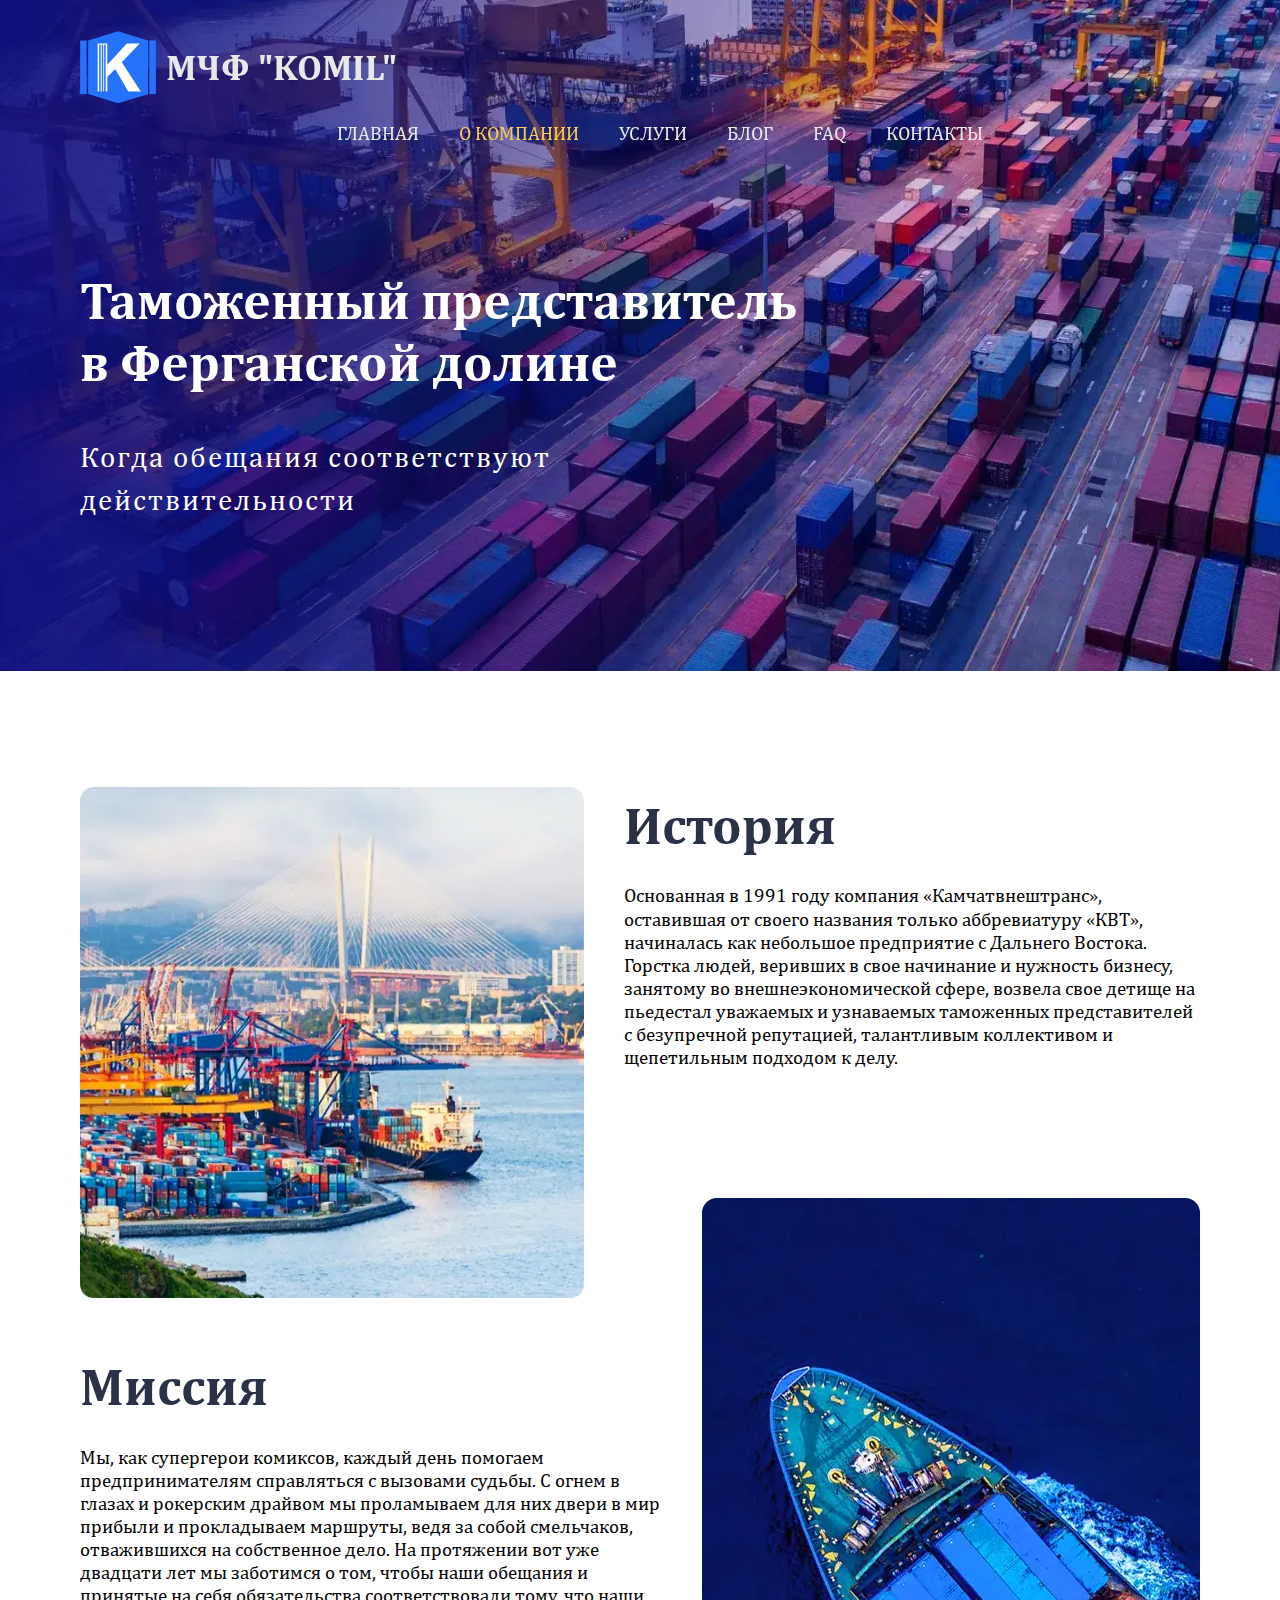
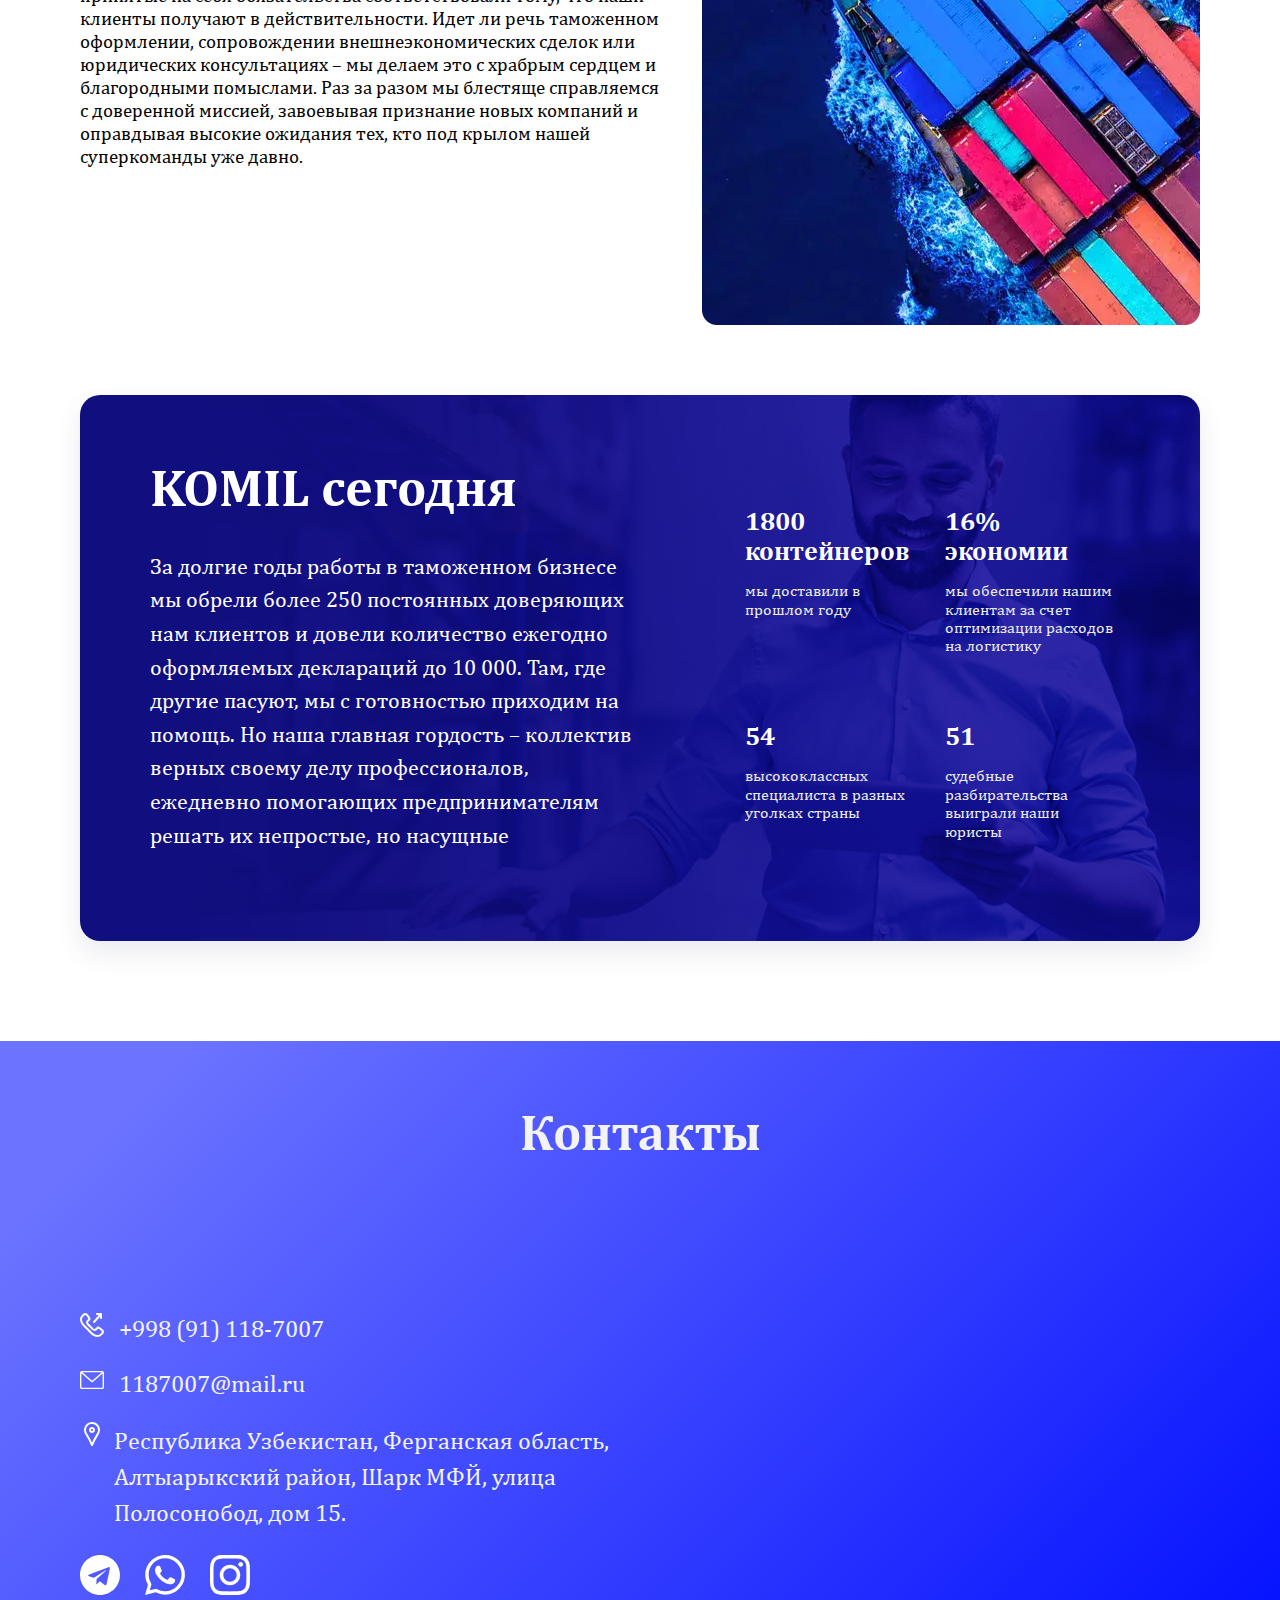
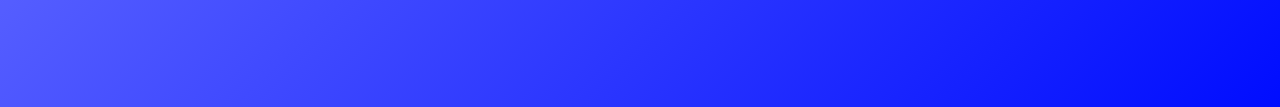
<file: about.html>
<!DOCTYPE html>
<html lang="ru">

<head>
   <meta charset="UTF-8" />
   <meta http-equiv="X-UA-Compatible" content="IE=edge" />
   <meta name="viewport" content="width=device-width, initial-scale=1.0" />
   <!-- Primary Meta Tags -->
   <title>О Компании KOMIL</title>
   <meta name="title" content="О Компании KOMIL">
   <meta name="description"
      content="О компании KOMIL. Таможенный представитель.Таможенный брокер (таможенный представитель) «KOMIL» предлагает вам профессиональное сопровождение международных перевозок грузов любой сложности">

   <!-- Open Graph / Facebook -->
   <meta property="og:type" content="website">
   <meta property="og:url" content="https://decl.uz/">
   <meta property="og:title" content="О Компании KOMIL">
   <meta property="og:description"
      content="О компании KOMIL. Таможенный представитель.Таможенный брокер (таможенный представитель) «KOMIL» предлагает вам профессиональное сопровождение международных перевозок грузов любой сложности">
   <meta property="og:image" content="https://decl.uz/img/komil-logo.svg">

   <!-- Twitter -->
   <meta property="twitter:card" content="summary_large_image">
   <meta property="twitter:url" content="https://decl.uz/">
   <meta property="twitter:title" content="О Компании KOMIL">
   <meta property="twitter:description"
      content="О компании KOMIL. Таможенный представитель.Таможенный брокер (таможенный представитель) «KOMIL» предлагает вам профессиональное сопровождение международных перевозок грузов любой сложности">
   <meta property="twitter:image" content="https://decl.uz/img/komil-logo.svg">
   <!-- FAVICONS -->
   <link rel="apple-touch-icon" sizes="180x180" href="/apple-touch-icon.png">
   <link rel="icon" type="image/png" sizes="32x32" href="/favicon-32x32.png">
   <link rel="icon" type="image/png" sizes="16x16" href="/favicon-16x16.png">
   <link rel="manifest" href="/site.webmanifest">
   <link rel="mask-icon" href="/safari-pinned-tab.svg" color="#5bbad5">
   <meta name="msapplication-TileColor" content="#438BE3">
   <meta name="theme-color" content="#438BE3">

   <link rel="stylesheet" href="/css/main.css" />
   <link href="https://unpkg.com/aos@2.3.1/dist/aos.css" rel="stylesheet">
</head>

<body>
   <header class="about__header">
      <div class="container header__container">
         <nav class="header__nav" data-aos="fade-down">
            <a class="header__nav__logo clearance__header__nav__logo" href="/index.html">
               <img class="header__nav__logo__img" src="/img/komil-logo.svg" width="86" height="80"
                  alt="Декларант в фергане"> МЧФ "KOMIL"
            </a>

            <button type="button" class="burger" id="burger">
               <span class="burger-line white-bg"></span>
               <span class="burger-line white-bg"></span>
               <span class="burger-line white-bg"></span>
               <span class="burger-line white-bg"></span>
            </button>
            <div id="menu" class="menu">
               <ul class="header__nav__list">
                  <li class="header__nav__item"><a class="header__nav__link white" href="/">ГЛАВНАЯ</a></li>
                  <li class="header__nav__item"><a class="header__nav__link white select" href="/about.html">О
                        КОМПАНИИ</a>
                  </li>
                  <li class="header__nav__item"><a class="header__nav__link white" href="/#services">УСЛУГИ</a>
                  </li>
                  <li class="header__nav__item"><a class="header__nav__link white" href="/blog.html">БЛОГ</a></li>
                  <li class="header__nav__item"><a class="header__nav__link white" href="/faq.html">FAQ</a></li>
                  <li class="header__nav__item"><a class="header__nav__link white" href="/contacts.html">КОНТАКТЫ</a>
                  </li>
               </ul>
            </div>

         </nav>

         <h1 class="about__header__title">Таможенный представитель <br> в Ферганской долине</h1>
         <p class="about__header__title__desc">Когда обещания соответствуют <br> действительности</p>
      </div>


   </header>

   <article class="about__content">
      <div class="container about__container">
         <ul class="about__content__list">
            <li class="about__content__item">
               <img class="about__content__image" src="/img/image-about-1-2.webp" alt="История">
               <div class="about__content__text">
                  <h3 class="about__content__title">История</h3>
                  <p class="about__content__desc">Основанная в 1991 году компания «Камчатвнештранс», оставившая от
                     своего названия только аббревиатуру «КВТ», начиналась как небольшое предприятие с Дальнего Востока.
                     Горстка людей, веривших в свое начинание и нужность бизнесу, занятому во внешнеэкономической сфере,
                     возвела свое детище на пьедестал уважаемых и узнаваемых таможенных представителей с безупречной
                     репутацией, талантливым коллективом и щепетильным подходом к делу.</p>
               </div>
            </li>

            <li class="about__content__item reverse">
               <img class="about__content__image reverse" src="/img/LayerStock25-2.webp" alt="Миссия">
               <div class="about__content__text reverse">
                  <h3 class="about__content__title">Миссия</h3>
                  <p class="about__content__desc">Мы, как супергерои комиксов, каждый день помогаем предпринимателям
                     справляться с вызовами судьбы. С огнем в глазах и рокерским драйвом мы проламываем для них двери в
                     мир прибыли и прокладываем маршруты, ведя за собой смельчаков, отважившихся на собственное дело. На
                     протяжении вот уже двадцати лет мы заботимся о том, чтобы наши обещания и принятые на себя
                     обязательства соответствовали тому, что наши клиенты получают в действительности. Идет ли речь
                     таможенном оформлении, сопровождении внешнеэкономических сделок или юридических консультациях – мы
                     делаем это с храбрым сердцем и благородными помыслами. Раз за разом мы блестяще справляемся с
                     доверенной миссией, завоевывая признание новых компаний и оправдывая высокие ожидания тех, кто под
                     крылом нашей суперкоманды уже давно.</p>
               </div>
            </li>
         </ul>

         <div class="banner-info">
            <div class="banner-info__text">
               <h3 class="banner-info__title">KOMIL сегодня</h3>
               <p class="banner-info__desc">За долгие годы работы в таможенном бизнесе мы обрели более 250 постоянных
                  доверяющих нам клиентов и довели количество ежегодно оформляемых деклараций до 10 000. Там, где другие
                  пасуют, мы с готовностью приходим на помощь. Но наша главная гордость – коллектив верных своему делу
                  профессионалов, ежедневно помогающих предпринимателям решать их непростые, но насущные</p>
            </div>

            <ul class="banner-info__stats">
               <li class="banner-info__stats__item">
                  <h4 class="banner-info__stats__item__title">1800 контейнеров</h4>
                  <p class="banner-info__stats__item__desc">мы доставили в прошлом году</p>
               </li>

               <li class="banner-info__stats__item">
                  <h4 class="banner-info__stats__item__title">16% экономии</h4>
                  <p class="banner-info__stats__item__desc">мы обеспечили нашим клиентам за счет оптимизации расходов на
                     логистику</p>
               </li>

               <li class="banner-info__stats__item">
                  <h4 class="banner-info__stats__item__title">54</h4>
                  <p class="banner-info__stats__item__desc">высококлассных специалиста в разных уголках страны</p>
               </li>

               <li class="banner-info__stats__item">
                  <h4 class="banner-info__stats__item__title">51</h4>
                  <p class="banner-info__stats__item__desc">судебные разбирательства выиграли наши юристы</p>
               </li>
            </ul>
         </div>
      </div>
   </article>

   <footer id="contacts" class="contact">
      <h2 class="section-title">Контакты</h2>
      <div class="container contact__container">
         <ul class="contact__list">
            <li class="contact__item">
               <?xml version="1.0" encoding="iso-8859-1"?><svg class="svg contact__svg" version="1.1" id="Layer_1"
                  xmlns="http://www.w3.org/2000/svg" xmlns:xlink="http://www.w3.org/1999/xlink" x="0px" y="0px"
                  viewBox="0 0 512.457 512.457" style="enable-background:new 0 0 512.457 512.457;" xml:space="preserve">
                  <g transform="translate(-1)">
                     <g>
                        <g>
                           <path d="M506.847,376.188c-2.506-4.739-5.667-9.463-9.428-14.215c-8.571-10.83-20.227-21.791-34.287-32.906
				c-9.809-7.755-20.237-15.145-30.657-21.961c-6.267-4.1-11.191-7.129-14.123-8.847c-24.749-14.092-53.262-12.224-67.987,11.507
				c-0.684,0.812-1.553,1.841-2.567,3.034c-2.772,3.26-5.585,6.516-8.252,9.535c-0.576,0.651-0.576,0.651-1.151,1.298
				c-4.427,4.973-8.479,9.158-8.33,9.057c-16.299,11.031-26.909,10.163-41.279-4.208L184.976,224.674
				c-14.37-14.37-15.239-24.98-4.201-41.289c-0.107,0.158,4.078-3.894,9.051-8.321c0.647-0.575,0.647-0.575,1.298-1.151
				c3.019-2.667,6.275-5.48,9.535-8.252c1.193-1.014,2.221-1.884,3.034-2.567c23.731-14.725,25.602-43.232,11.64-67.756
				c-1.851-3.163-4.88-8.086-8.98-14.354c-6.816-10.42-14.206-20.848-21.961-30.657c-11.114-14.06-22.076-25.716-32.906-34.287
				c-4.752-3.761-9.477-6.922-14.222-9.432c-22.077-11.67-49.146-7.606-66.816,10.03L47.514,39.593
				c-76.079,76.079-55.111,166.746,35.804,257.661l66.43,66.451l66.458,66.437c90.913,90.913,181.581,111.881,257.666,35.795
				l22.919-22.94C514.45,425.372,518.531,398.258,506.847,376.188z M466.629,412.82l-22.934,22.955
				c-55.66,55.66-120.958,40.559-197.322-35.804l-66.456-66.434l-66.427-66.448c-76.366-76.366-91.467-141.664-35.8-197.331
				l22.919-22.94c4.408-4.4,11.174-5.415,16.709-2.489c2.276,1.204,4.866,2.937,7.688,5.17c7.823,6.191,16.675,15.605,25.913,27.291
				c6.887,8.712,13.561,18.13,19.727,27.554c3.689,5.64,6.357,9.977,7.74,12.337c3.849,6.764,3.612,9.72,2.477,10.358l-3.217,2.217
				c-0.944,0.787-2.561,2.147-4.631,3.907c-3.449,2.934-6.901,5.915-10.144,8.78c-0.708,0.627-0.708,0.627-1.418,1.257
				c-8.44,7.514-13.205,12.127-16.009,16.265c-22.372,33.057-19.645,66.377,9.36,95.382l103.808,103.808
				c29.005,29.005,62.325,31.733,95.373,9.367c4.147-2.81,8.76-7.575,16.274-16.015c0.63-0.709,0.63-0.709,1.257-1.418
				c2.865-3.243,5.847-6.695,8.78-10.144c1.76-2.069,3.12-3.686,3.907-4.631l2.217-3.217c0.637-1.135,3.594-1.371,10.589,2.611
				c2.129,1.25,6.466,3.918,12.106,7.607c9.425,6.165,18.842,12.839,27.555,19.727c11.686,9.238,21.099,18.09,27.29,25.913
				c2.233,2.821,3.966,5.412,5.173,7.693C472.054,401.66,471.037,408.42,466.629,412.82z" />
                           <path d="M286.072,208.055c8.867,7.759,22.344,6.86,30.103-2.007L428.12,78.111v28.556c0,11.782,9.551,21.333,21.333,21.333
				c11.782,0,21.333-9.551,21.333-21.333V21.334c0-0.219-0.026-0.43-0.033-0.647c-0.012-0.385-0.026-0.768-0.058-1.152
				c-0.029-0.347-0.073-0.689-0.118-1.031c-0.045-0.339-0.093-0.676-0.154-1.012c-0.067-0.365-0.146-0.725-0.231-1.083
				c-0.074-0.313-0.152-0.623-0.24-0.933c-0.102-0.357-0.214-0.708-0.334-1.058c-0.106-0.31-0.217-0.618-0.338-0.924
				c-0.13-0.328-0.268-0.651-0.414-0.971c-0.144-0.319-0.295-0.634-0.456-0.947c-0.151-0.293-0.31-0.581-0.474-0.866
				c-0.184-0.319-0.373-0.635-0.575-0.946c-0.175-0.27-0.358-0.534-0.545-0.796c-0.214-0.3-0.432-0.596-0.663-0.886
				c-0.212-0.267-0.435-0.525-0.659-0.782c-0.228-0.26-0.457-0.518-0.699-0.769c-0.267-0.277-0.547-0.54-0.828-0.802
				c-0.159-0.148-0.301-0.307-0.466-0.451c-0.075-0.066-0.156-0.119-0.232-0.183c-0.307-0.261-0.627-0.505-0.948-0.749
				c-0.245-0.186-0.486-0.377-0.736-0.55c-0.313-0.217-0.639-0.414-0.963-0.614c-0.275-0.17-0.547-0.347-0.827-0.503
				c-0.313-0.174-0.638-0.326-0.96-0.484c-0.304-0.149-0.605-0.307-0.914-0.44c-0.318-0.138-0.646-0.252-0.972-0.375
				c-0.325-0.122-0.647-0.252-0.976-0.357c-0.321-0.103-0.652-0.183-0.98-0.271c-0.346-0.093-0.69-0.192-1.039-0.267
				c-0.315-0.068-0.636-0.113-0.956-0.167c-0.375-0.063-0.75-0.129-1.127-0.172c-0.303-0.034-0.611-0.049-0.917-0.071
				c-0.402-0.028-0.803-0.055-1.205-0.061C449.65,0.014,449.554,0,449.454,0H364.12c-11.782,0-21.333,9.551-21.333,21.333
				c0,11.782,9.551,21.333,21.333,21.333h38.32L284.065,177.952C276.307,186.819,277.205,200.297,286.072,208.055z" />
                        </g>
                     </g>
                  </g>
                  <g>
                  </g>
                  <g>
                  </g>
                  <g>
                  </g>
                  <g>
                  </g>
                  <g>
                  </g>
                  <g>
                  </g>
                  <g>
                  </g>
                  <g>
                  </g>
                  <g>
                  </g>
                  <g>
                  </g>
                  <g>
                  </g>
                  <g>
                  </g>
                  <g>
                  </g>
                  <g>
                  </g>
                  <g>
                  </g>
               </svg>

               <a class="contact__item__link" href="+998911187007">+998 (91) 118-7007</a>
            </li>

            <li class="contact__item">
               <?xml version="1.0" encoding="iso-8859-1"?><svg class="svg contact__svg" version="1.1" id="Capa_1"
                  xmlns="http://www.w3.org/2000/svg" xmlns:xlink="http://www.w3.org/1999/xlink" x="0px" y="0px"
                  viewBox="0 0 474 474" style="enable-background:new 0 0 474 474;" xml:space="preserve">
                  <g>
                     <path d="M437.5,59.3h-401C16.4,59.3,0,75.7,0,95.8v282.4c0,20.1,16.4,36.5,36.5,36.5h401c20.1,0,36.5-16.4,36.5-36.5V95.8
		C474,75.7,457.6,59.3,437.5,59.3z M432.2,86.3L239.5,251.1L46.8,86.3H432.2z M447,378.2c0,5.2-4.3,9.5-9.5,9.5h-401
		c-5.2,0-9.5-4.3-9.5-9.5V104.9l203.7,174.2c0.1,0.1,0.3,0.2,0.4,0.3c0.1,0.1,0.3,0.2,0.4,0.3c0.3,0.2,0.5,0.4,0.8,0.5
		c0.1,0.1,0.2,0.1,0.3,0.2c0.4,0.2,0.8,0.4,1.2,0.6c0.1,0,0.2,0.1,0.3,0.1c0.3,0.1,0.6,0.3,1,0.4c0.1,0,0.3,0.1,0.4,0.1
		c0.3,0.1,0.6,0.2,0.9,0.2c0.1,0,0.3,0.1,0.4,0.1c0.3,0.1,0.7,0.1,1,0.2c0.1,0,0.2,0,0.3,0c0.4,0,0.9,0.1,1.3,0.1l0,0l0,0
		c0.4,0,0.9,0,1.3-0.1c0.1,0,0.2,0,0.3,0c0.3,0,0.7-0.1,1-0.2c0.1,0,0.3-0.1,0.4-0.1c0.3-0.1,0.6-0.2,0.9-0.2c0.1,0,0.3-0.1,0.4-0.1
		c0.3-0.1,0.6-0.2,1-0.4c0.1,0,0.2-0.1,0.3-0.1c0.4-0.2,0.8-0.4,1.2-0.6c0.1-0.1,0.2-0.1,0.3-0.2c0.3-0.2,0.5-0.3,0.8-0.5
		c0.1-0.1,0.3-0.2,0.4-0.3c0.1-0.1,0.3-0.2,0.4-0.3L447,109.2V378.2z" />
                  </g>
                  <g>
                  </g>
                  <g>
                  </g>
                  <g>
                  </g>
                  <g>
                  </g>
                  <g>
                  </g>
                  <g>
                  </g>
                  <g>
                  </g>
                  <g>
                  </g>
                  <g>
                  </g>
                  <g>
                  </g>
                  <g>
                  </g>
                  <g>
                  </g>
                  <g>
                  </g>
                  <g>
                  </g>
                  <g>
                  </g>
               </svg>

               <a class="contact__item__link" href="mailto:1187007@mail.ru">1187007@mail.ru</a>
            </li>

            <li class="address contact__item">
               <?xml version="1.0" encoding="iso-8859-1"?><svg class="svg contact__svg" version="1.1" id="Layer_1"
                  xmlns="http://www.w3.org/2000/svg" xmlns:xlink="http://www.w3.org/1999/xlink" x="0px" y="0px"
                  viewBox="0 0 511.985 511.985" style="enable-background:new 0 0 511.985 511.985;" xml:space="preserve">
                  <g>
                     <g>
                        <g>
                           <path
                              d="M222,3.277C153.477,16.59,99.111,72.751,87.702,141.764c-6.79,41.231,1.13,81.857,21.702,116.271
                           c2.35,3.928,4.199,7.011,8.39,14l0.967,1.613c41.753,69.614,59.977,101.895,79.073,142.806l38.825,83.218
                           c7.659,16.416,31.001,16.419,38.664,0.004l34.965-74.901c19.287-41.357,37.562-74.11,79.19-144.553l1.062-1.797
                           c6.181-10.459,9.139-15.472,12.673-21.482c15.271-25.943,23.445-55.54,23.445-86.29C426.659,63.541,329.368-17.545,222,3.277z
                            M366.44,235.307c-3.518,5.984-6.466,10.977-12.631,21.41l-1.062,1.797c-42.326,71.624-61.063,105.204-81.123,148.219
                           l-15.625,33.472l-19.5-41.795c-19.925-42.687-38.643-75.842-81.147-146.709l-0.967-1.613c-4.187-6.981-6.027-10.051-8.363-13.954
                           c-15.428-25.808-21.358-56.232-16.222-87.425c8.504-51.443,49.357-93.645,100.331-103.549
                           c80.922-15.693,153.862,45.096,153.862,125.49C383.993,193.74,377.88,215.872,366.44,235.307z" />
                           <path d="M255.993,106.652c-35.355,0-64,28.645-64,64s28.645,64,64,64s64-28.645,64-64S291.348,106.652,255.993,106.652z
                            M255.993,191.985c-11.791,0-21.333-9.542-21.333-21.333s9.542-21.333,21.333-21.333c11.791,0,21.333,9.542,21.333,21.333
                           S267.784,191.985,255.993,191.985z" />
                        </g>
                     </g>
                  </g>
                  <g>
                  </g>
                  <g>
                  </g>
                  <g>
                  </g>
                  <g>
                  </g>
                  <g>
                  </g>
                  <g>
                  </g>
                  <g>
                  </g>
                  <g>
                  </g>
                  <g>
                  </g>
                  <g>
                  </g>
                  <g>
                  </g>
                  <g>
                  </g>
                  <g>
                  </g>
                  <g>
                  </g>
                  <g>
                  </g>
               </svg>

               <p class="address__link contact__item__link">Республика Узбекистан, Ферганская область, Алтыарыкский
                  район, Шарк МФЙ, улица Полосонобод, дом 15.</p>
            </li>

            <div class="social">
               <a class="social__link" href="t.me/oybek94">
                  <svg class="svg telegram__svg" width="24px" height="24px" viewBox="0 0 24 24"
                     xmlns="http://www.w3.org/2000/svg">
                     <path
                        d="m12 0c-6.627 0-12 5.373-12 12s5.373 12 12 12 12-5.373 12-12c0-6.627-5.373-12-12-12zm5.894 8.221-1.97 9.28c-.145.658-.537.818-1.084.508l-3-2.21-1.446 1.394c-.14.18-.357.295-.6.295-.002 0-.003 0-.005 0l.213-3.054 5.56-5.022c.24-.213-.054-.334-.373-.121l-6.869 4.326-2.96-.924c-.64-.203-.658-.64.135-.954l11.566-4.458c.538-.196 1.006.128.832.941z" />
                  </svg>
               </a>
               <a class="social__link" href="wa.me/998911187007">
                  <svg class="svg whatsapp__svg" width="24px" height="24px" viewBox="0 0 24 24" role="img"
                     xmlns="http://www.w3.org/2000/svg">
                     <title>WhatsApp icon</title>
                     <path
                        d="M17.472 14.382c-.297-.149-1.758-.867-2.03-.967-.273-.099-.471-.148-.67.15-.197.297-.767.966-.94 1.164-.173.199-.347.223-.644.075-.297-.15-1.255-.463-2.39-1.475-.883-.788-1.48-1.761-1.653-2.059-.173-.297-.018-.458.13-.606.134-.133.298-.347.446-.52.149-.174.198-.298.298-.497.099-.198.05-.371-.025-.52-.075-.149-.669-1.612-.916-2.207-.242-.579-.487-.5-.669-.51-.173-.008-.371-.01-.57-.01-.198 0-.52.074-.792.372-.272.297-1.04 1.016-1.04 2.479 0 1.462 1.065 2.875 1.213 3.074.149.198 2.096 3.2 5.077 4.487.709.306 1.262.489 1.694.625.712.227 1.36.195 1.871.118.571-.085 1.758-.719 2.006-1.413.248-.694.248-1.289.173-1.413-.074-.124-.272-.198-.57-.347m-5.421 7.403h-.004a9.87 9.87 0 01-5.031-1.378l-.361-.214-3.741.982.998-3.648-.235-.374a9.86 9.86 0 01-1.51-5.26c.001-5.45 4.436-9.884 9.888-9.884 2.64 0 5.122 1.03 6.988 2.898a9.825 9.825 0 012.893 6.994c-.003 5.45-4.437 9.884-9.885 9.884m8.413-18.297A11.815 11.815 0 0012.05 0C5.495 0 .16 5.335.157 11.892c0 2.096.547 4.142 1.588 5.945L.057 24l6.305-1.654a11.882 11.882 0 005.683 1.448h.005c6.554 0 11.89-5.335 11.893-11.893a11.821 11.821 0 00-3.48-8.413Z" />
                  </svg>
               </a>
               <a class="social__link" href="https://instagram.com/oybek.tursunboev">
                  <svg class="svg intagram__svg" width="24px" height="24px" viewBox="0 0 24 24" role="img"
                     xmlns="http://www.w3.org/2000/svg">
                     <title>Instagram icon</title>
                     <path
                        d="M12 0C8.74 0 8.333.015 7.053.072 5.775.132 4.905.333 4.14.63c-.789.306-1.459.717-2.126 1.384S.935 3.35.63 4.14C.333 4.905.131 5.775.072 7.053.012 8.333 0 8.74 0 12s.015 3.667.072 4.947c.06 1.277.261 2.148.558 2.913.306.788.717 1.459 1.384 2.126.667.666 1.336 1.079 2.126 1.384.766.296 1.636.499 2.913.558C8.333 23.988 8.74 24 12 24s3.667-.015 4.947-.072c1.277-.06 2.148-.262 2.913-.558.788-.306 1.459-.718 2.126-1.384.666-.667 1.079-1.335 1.384-2.126.296-.765.499-1.636.558-2.913.06-1.28.072-1.687.072-4.947s-.015-3.667-.072-4.947c-.06-1.277-.262-2.149-.558-2.913-.306-.789-.718-1.459-1.384-2.126C21.319 1.347 20.651.935 19.86.63c-.765-.297-1.636-.499-2.913-.558C15.667.012 15.26 0 12 0zm0 2.16c3.203 0 3.585.016 4.85.071 1.17.055 1.805.249 2.227.415.562.217.96.477 1.382.896.419.42.679.819.896 1.381.164.422.36 1.057.413 2.227.057 1.266.07 1.646.07 4.85s-.015 3.585-.074 4.85c-.061 1.17-.256 1.805-.421 2.227-.224.562-.479.96-.899 1.382-.419.419-.824.679-1.38.896-.42.164-1.065.36-2.235.413-1.274.057-1.649.07-4.859.07-3.211 0-3.586-.015-4.859-.074-1.171-.061-1.816-.256-2.236-.421-.569-.224-.96-.479-1.379-.899-.421-.419-.69-.824-.9-1.38-.165-.42-.359-1.065-.42-2.235-.045-1.26-.061-1.649-.061-4.844 0-3.196.016-3.586.061-4.861.061-1.17.255-1.814.42-2.234.21-.57.479-.96.9-1.381.419-.419.81-.689 1.379-.898.42-.166 1.051-.361 2.221-.421 1.275-.045 1.65-.06 4.859-.06l.045.03zm0 3.678c-3.405 0-6.162 2.76-6.162 6.162 0 3.405 2.76 6.162 6.162 6.162 3.405 0 6.162-2.76 6.162-6.162 0-3.405-2.76-6.162-6.162-6.162zM12 16c-2.21 0-4-1.79-4-4s1.79-4 4-4 4 1.79 4 4-1.79 4-4 4zm7.846-10.405c0 .795-.646 1.44-1.44 1.44-.795 0-1.44-.646-1.44-1.44 0-.794.646-1.439 1.44-1.439.793-.001 1.44.645 1.44 1.439z" />
                  </svg>
               </a>
            </div>
         </ul>

         <div class="contact__map">
            <iframe class="contact__map__link"
               src="https://www.google.com/maps/embed?pb=!1m18!1m12!1m3!1d3082.5228323674883!2d71.49590921135507!3d40.362643867599544!2m3!1f0!2f0!3f0!3m2!1i1024!2i768!4f13.1!3m3!1m2!1s0x38ae8b47133df80f%3A0xf68322fc472d2748!2z0JzQp9CkICJLT01JTCI!5e0!3m2!1sru!2s!4v1651077502065!5m2!1sru!2s"
               width="650" height="400" style="border:0;" allowfullscreen="" loading="lazy"
               referrerpolicy="no-referrer-when-downgrade"></iframe>
         </div>
      </div>
   </footer>

   <script src="/js/main.js"></script>
   <script src="https://unpkg.com/aos@2.3.1/dist/aos.js"></script>
   <script>
      AOS.init();
   </script>
</body>

</html>
</file>
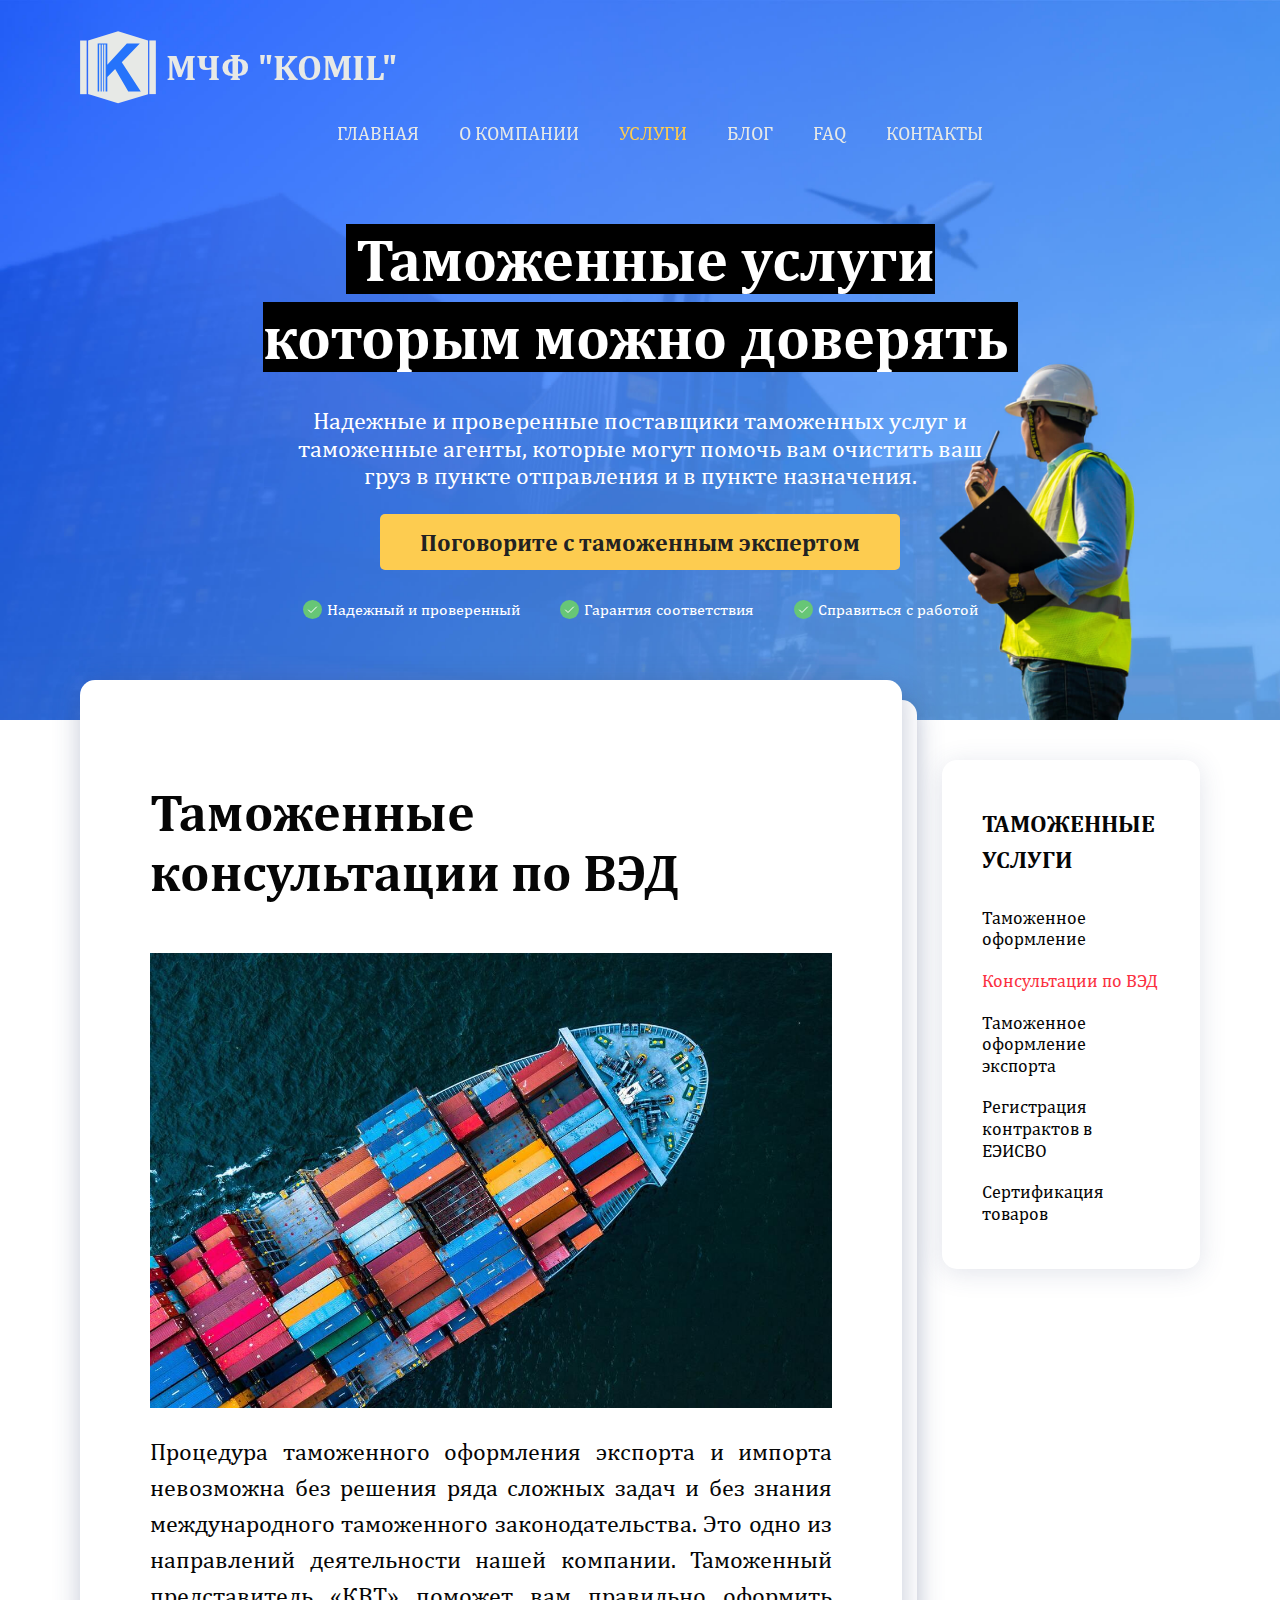
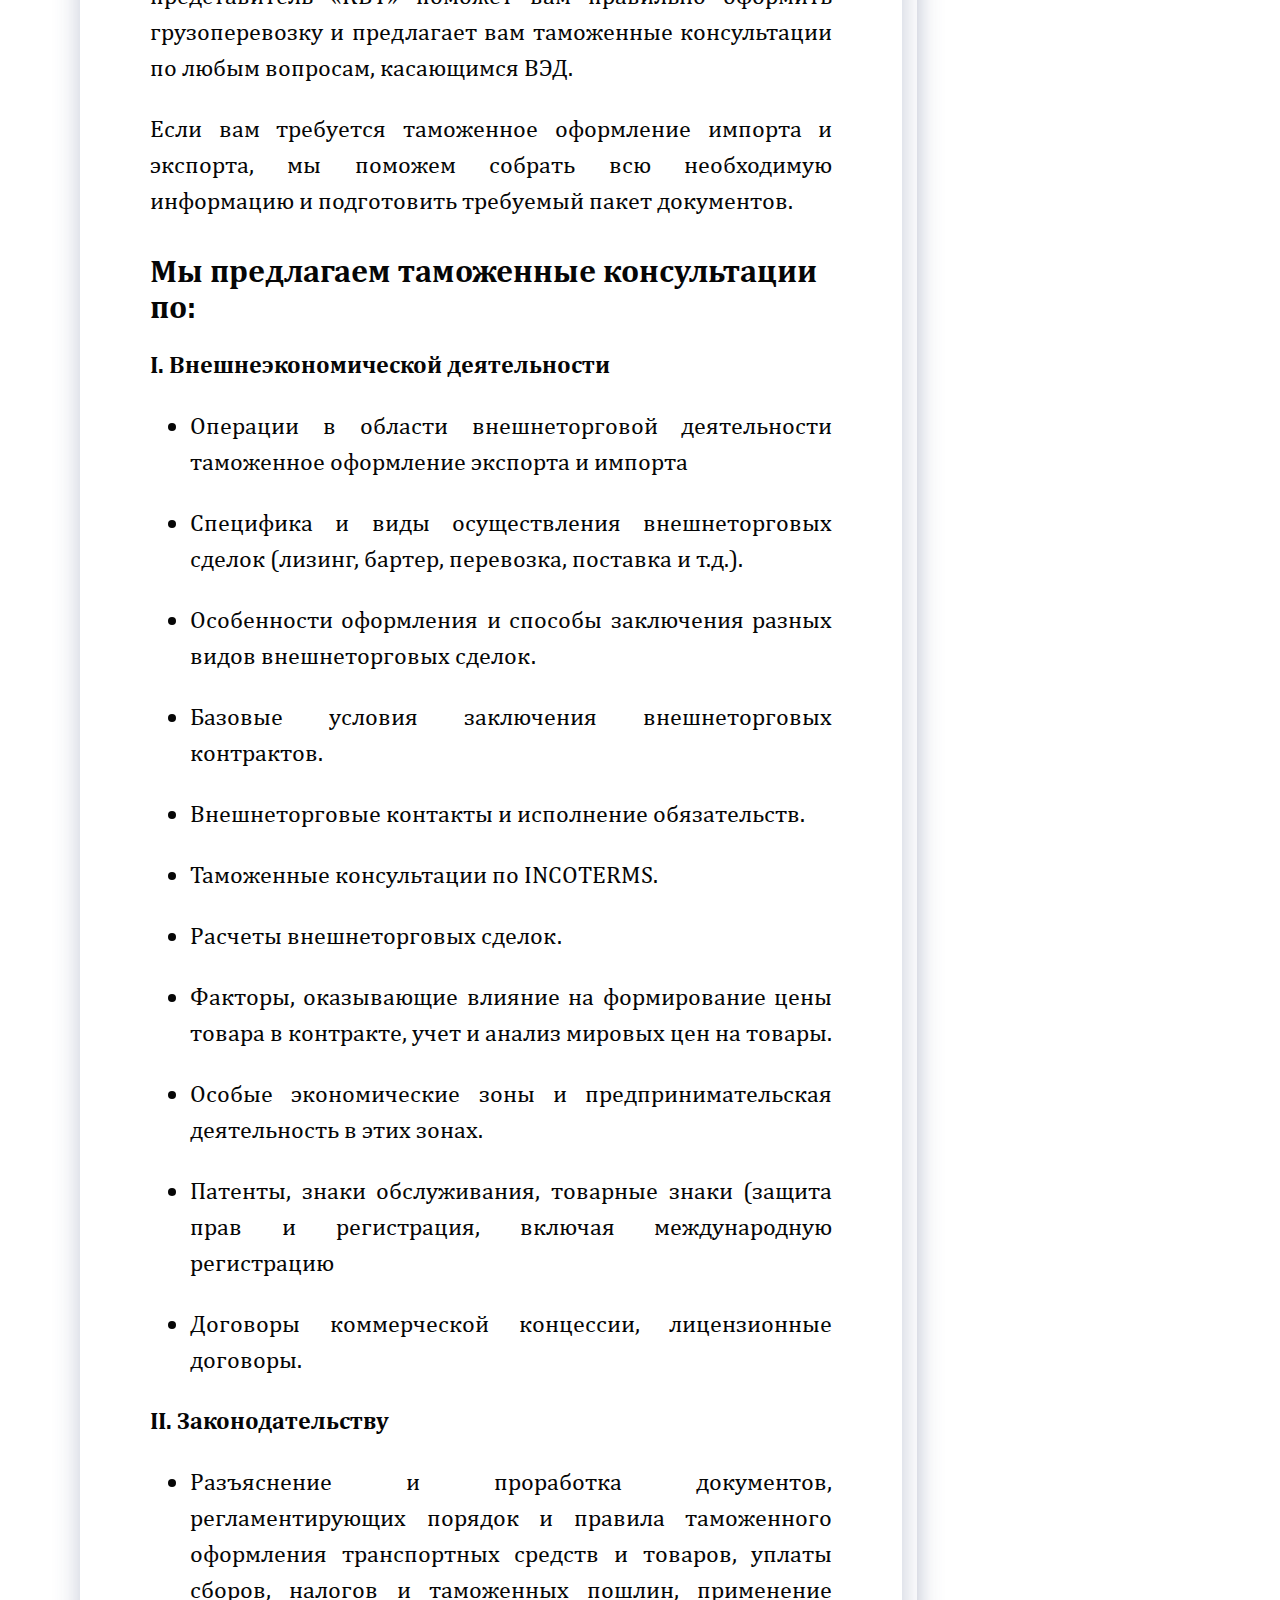
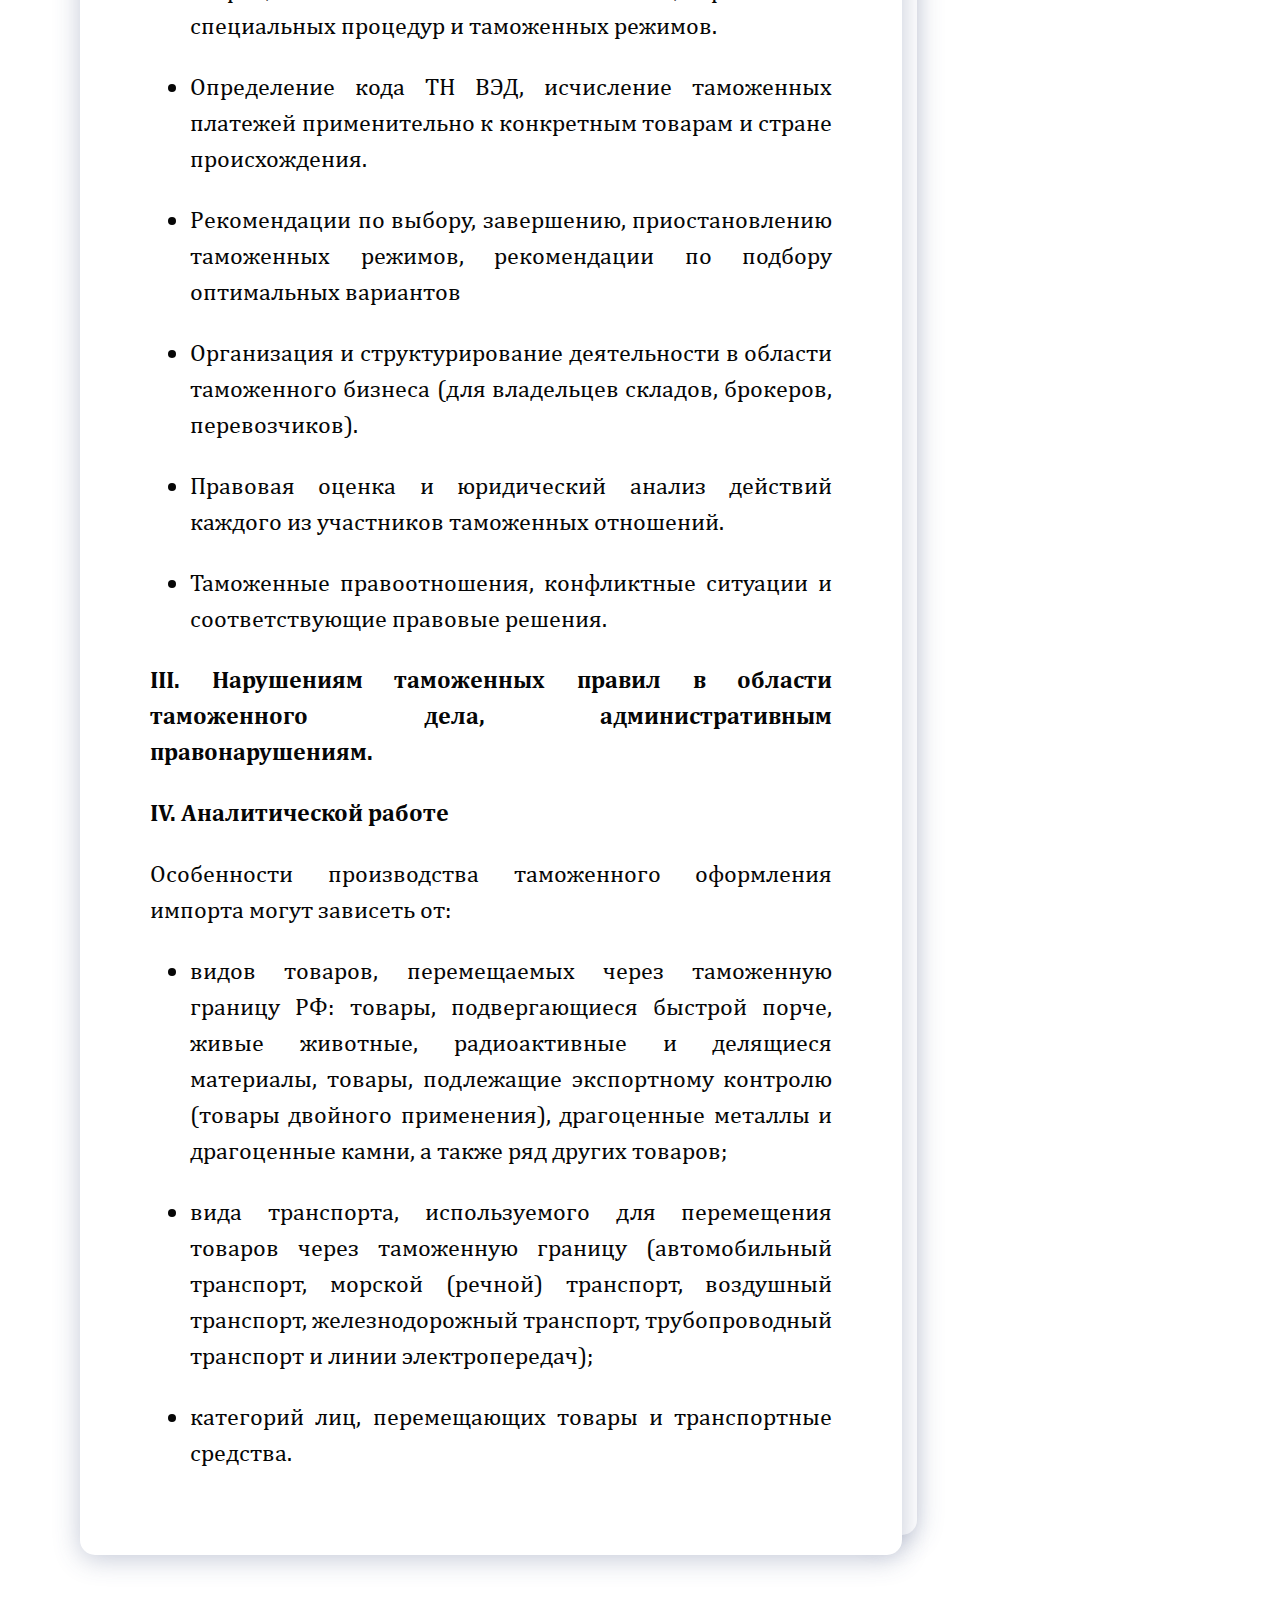
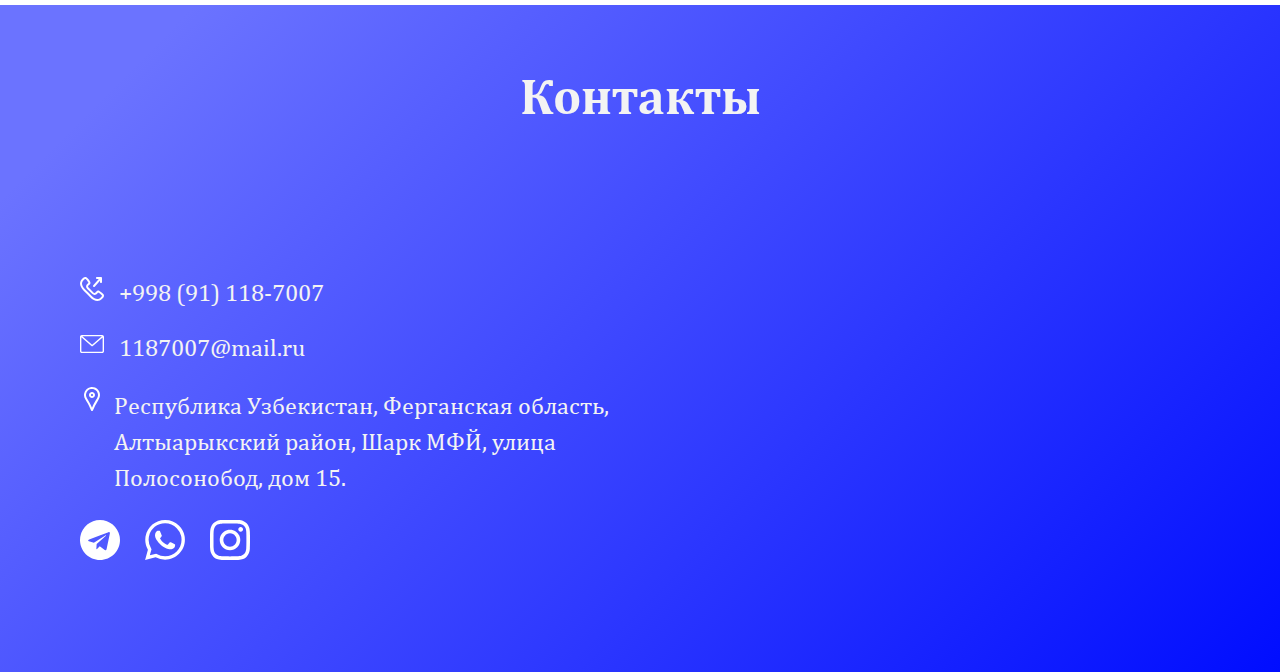
<file: consultation.html>
<!DOCTYPE html>
<html lang="ru">

<head>
   <meta charset="UTF-8" />
   <meta http-equiv="X-UA-Compatible" content="IE=edge" />
   <meta name="viewport" content="width=device-width, initial-scale=1.0" />
   <!-- Primary Meta Tags -->
   <title>Таможенные консультации по ВЭД</title>
   <meta name="title" content="Таможенные консультации по ВЭД">
   <meta name="description"
      content="Процедура таможенного оформления экспорта и импорта невозможна без решения ряда сложных задач и без знания международного таможенного законодательства. Это одно из направлений деятельности нашей компании. Таможенный представитель «KOMIL» поможет вам правильно оформить грузоперевозку и предлагает вам таможенные консультации по любым вопросам, касающимся ВЭД.">

   <!-- Open Graph / Facebook -->
   <meta property="og:type" content="website">
   <meta property="og:url" content="https://metatags.io/">
   <meta property="og:title" content="Таможенные консультации по ВЭД">
   <meta property="og:description"
      content="Процедура таможенного оформления экспорта и импорта невозможна без решения ряда сложных задач и без знания международного таможенного законодательства. Это одно из направлений деятельности нашей компании. Таможенный представитель «KOMIL» поможет вам правильно оформить грузоперевозку и предлагает вам таможенные консультации по любым вопросам, касающимся ВЭД.">
   <meta property="og:image"
      content="https://metatags.io/assets/meta-tags-16a33a6a8531e519cc0936fbba0ad904e52d35f34a46c97a2c9f6f7dd7d336f2.png">

   <!-- Twitter -->
   <meta property="twitter:card" content="summary_large_image">
   <meta property="twitter:url" content="https://metatags.io/">
   <meta property="twitter:title" content="Таможенные консультации по ВЭД">
   <meta property="twitter:description"
      content="Процедура таможенного оформления экспорта и импорта невозможна без решения ряда сложных задач и без знания международного таможенного законодательства. Это одно из направлений деятельности нашей компании. Таможенный представитель «KOMIL» поможет вам правильно оформить грузоперевозку и предлагает вам таможенные консультации по любым вопросам, касающимся ВЭД.">
   <meta property="twitter:image"
      content="https://metatags.io/assets/meta-tags-16a33a6a8531e519cc0936fbba0ad904e52d35f34a46c97a2c9f6f7dd7d336f2.png">
   <link rel="stylesheet" href="/css/main.css" />
   <!-- FAVICONS -->
   <link rel="apple-touch-icon" sizes="180x180" href="/apple-touch-icon.png">
   <link rel="icon" type="image/png" sizes="32x32" href="/favicon-32x32.png">
   <link rel="icon" type="image/png" sizes="16x16" href="/favicon-16x16.png">
   <link rel="manifest" href="/site.webmanifest">
   <link rel="mask-icon" href="/safari-pinned-tab.svg" color="#5bbad5">
   <meta name="msapplication-TileColor" content="#438BE3">
   <meta name="theme-color" content="#438BE3">

   <link href="https://unpkg.com/aos@2.3.1/dist/aos.css" rel="stylesheet">
</head>

<body>
   <header class="clearance__header">
      <div class="container header__container">
         <nav class="header__nav" data-aos="fade-down">
            <a class="header__nav__logo clearance__header__nav__logo" href="/index.html">
               <img class="header__nav__logo__img" src="/img/komil-logo-white.svg" width="86" height="80"
                  alt="Декларант в фергане"> МЧФ "KOMIL"
            </a>

            <button type="button" class="burger" id="burger">
               <span class="burger-line white-bg"></span>
               <span class="burger-line white-bg"></span>
               <span class="burger-line white-bg"></span>
               <span class="burger-line white-bg"></span>
            </button>
            <div id="menu" class="menu">
               <ul class="header__nav__list ">
                  <li class="header__nav__item"><a class="header__nav__link white" href="/">ГЛАВНАЯ</a></li>
                  <li class="header__nav__item"><a class="header__nav__link white" href="/about.html">О КОМПАНИИ</a>
                  </li>
                  <li class="header__nav__item"><a class="header__nav__link white select" href="/#services">УСЛУГИ</a>
                  </li>
                  <li class="header__nav__item"><a class="header__nav__link white" href="/blog.html">БЛОГ</a></li>
                  <li class="header__nav__item"><a class="header__nav__link white" href="/faq.html">FAQ</a></li>
                  <li class="header__nav__item"><a class="header__nav__link white" href="/contacts.html">КОНТАКТЫ</a>
                  </li>
               </ul>
            </div>

         </nav>
      </div>

      <div class="clearance__hero">
         <div class="container clearance__container">
            <h1 class="clearance__hero__title"> <span class="text-black-bg">Таможенные услуги <br>
                  которым можно доверять</span></h1>
            <p class="clearance__hero__desc">Надежные и проверенные поставщики таможенных услуг и таможенные агенты,
               которые могут
               помочь вам очистить ваш груз в пункте отправления и в пункте назначения.</p>

            <a href="tel:998911187007" class="clearance__hero__button__link">Поговорите с таможенным экспертом</a>

            <ul class="clearance__hero__trust">
               <li class="clearance__hero__trust__item">Надежный и проверенный</li>
               <li class="clearance__hero__trust__item">Гарантия соответствия</li>
               <li class="clearance__hero__trust__item">Справиться с работой</li>
            </ul>
         </div>
      </div>
   </header>

   <section class="blog-post">
      <div class="container blog-post__container">
         <div class="post">
            <h2 class="post__title">Таможенные консультации по ВЭД</h2>
            <div class="post-thumb">
               <img class="post-thumb__image" src="/img/parallax.jpg" alt="Декларант в фергане">
            </div>
            <div class="post-content">
               <p class="post__text">Процедура таможенного оформления экспорта и импорта невозможна без решения ряда
                  сложных задач и без знания международного таможенного законодательства. Это одно из направлений
                  деятельности нашей компании. Таможенный представитель «КВТ» поможет вам правильно оформить
                  грузоперевозку и предлагает вам таможенные консультации по любым вопросам, касающимся ВЭД.</p>

               <p class="post__text">Если вам требуется таможенное оформление импорта и экспорта, мы поможем собрать всю
                  необходимую информацию и подготовить требуемый пакет документов.</p>

               <h3 class="post-content__title">Мы предлагаем таможенные консультации по:</h3>

               <p class="post__text"><b>I. Внешнеэкономической деятельности</b></p>

               <ul class="post-content__list">
                  <li class="post-content__item">Операции в области внешнеторговой деятельности таможенное оформление
                     экспорта и импорта</li>
                  <li class="post-content__item">Специфика и виды осуществления внешнеторговых сделок (лизинг, бартер,
                     перевозка, поставка и т.д.).</li>
                  <li class="post-content__item">Особенности оформления и способы заключения разных видов внешнеторговых
                     сделок.</li>
                  <li class="post-content__item">Базовые условия заключения внешнеторговых контрактов.</li>
                  <li class="post-content__item">Внешнеторговые контакты и исполнение обязательств.</li>
                  <li class="post-content__item">Таможенные консультации по INCOTERMS.</li>
                  <li class="post-content__item">Расчеты внешнеторговых сделок.</li>
                  <li class="post-content__item">Факторы, оказывающие влияние на формирование цены товара в контракте,
                     учет и анализ мировых цен на товары.</li>
                  <li class="post-content__item">Особые экономические зоны и предпринимательская деятельность в этих
                     зонах.</li>
                  <li class="post-content__item">Патенты, знаки обслуживания, товарные знаки (защита прав и регистрация,
                     включая международную регистрацию</li>
                  <li class="post-content__item">Договоры коммерческой концессии, лицензионные договоры.</li>
               </ul>

               <p class="post__text"><b>II. Законодательству</b></p>

               <ul class="post-content__list">
                  <li class="post-content__item">Разъяснение и проработка документов, регламентирующих порядок и правила
                     таможенного оформления транспортных средств и товаров, уплаты сборов, налогов и таможенных пошлин,
                     применение специальных процедур и таможенных режимов.</li>
                  <li class="post-content__item">Определение кода ТН ВЭД, исчисление таможенных платежей применительно к
                     конкретным товарам и стране происхождения.</li>
                  <li class="post-content__item">Рекомендации по выбору, завершению, приостановлению таможенных режимов,
                     рекомендации по подбору оптимальных вариантов</li>
                  <li class="post-content__item">Организация и структурирование деятельности в области таможенного
                     бизнеса (для владельцев складов, брокеров, перевозчиков).</li>
                  <li class="post-content__item">Правовая оценка и юридический анализ действий каждого из участников
                     таможенных отношений.</li>
                  <li class="post-content__item">Таможенные правоотношения, конфликтные ситуации и соответствующие
                     правовые решения.</li>
               </ul>

               <p class="post__text"><b>III. Нарушениям таможенных правил в области таможенного дела,
                     административным правонарушениям.</b></p>
               <p class="post__text"><b>IV. Аналитической работе</b></p>
               <p class="post__text">Особенности производства таможенного оформления импорта могут зависеть от:</p>

               <ul class="post-content__list">
                  <li class="post-content__item">видов товаров, перемещаемых через таможенную границу РФ: товары,
                     подвергающиеся быстрой порче, живые животные, радиоактивные и делящиеся материалы, товары,
                     подлежащие экспортному контролю (товары двойного применения), драгоценные металлы и драгоценные
                     камни, а также ряд других товаров;</li>
                  <li class="post-content__item">вида транспорта, используемого для перемещения товаров через таможенную
                     границу (автомобильный транспорт, морской (речной) транспорт, воздушный транспорт, железнодорожный
                     транспорт, трубопроводный транспорт и линии электропередач);</li>
                  <li class="post-content__item">категорий лиц, перемещающих товары и транспортные средства.</li>
               </ul>
            </div>
         </div>

         <div class="sidebar">
            <div class="sidebar__wrapper">
               <h2 class="sidebar__title">ТАМОЖЕННЫЕ УСЛУГИ</h2>
               <ul class="sidebar__list">
                  <li class="sidebar__item"><a href="https://decl.uz/tamozhennoe-oformlenie.html"
                        class="sidebar__item__link">Таможенное оформление</a></li>
                  <li class="sidebar__item"><a href="/consultation.html"
                        class="sidebar__item__link selected">Консультации по ВЭД</a>
                  </li>
                  <li class="sidebar__item"><a href="https://decl.uz/eksport.html"
                        class="sidebar__item__link">Таможенное оформление экспорта</a>
                  </li>
                  <li class="sidebar__item"><a href="https://decl.uz/contract.html"
                        class="sidebar__item__link">Регистрация контрактов в ЕЭИСВО</a>
                  </li>
                  <li class="sidebar__item"><a href="https://decl.uz/sertification.html"
                        class="sidebar__item__link">Сертификация товаров</a></li>
               </ul>
            </div>
         </div>
      </div>
   </section>

   <footer id="contacts" class="contact">
      <h2 class="section-title">Контакты</h2>
      <div class="container contact__container">
         <ul class="contact__list">
            <li class="contact__item">
               <?xml version="1.0" encoding="iso-8859-1"?><svg class="svg contact__svg" version="1.1" id="Layer_1"
                  xmlns="http://www.w3.org/2000/svg" xmlns:xlink="http://www.w3.org/1999/xlink" x="0px" y="0px"
                  viewBox="0 0 512.457 512.457" style="enable-background:new 0 0 512.457 512.457;" xml:space="preserve">
                  <g transform="translate(-1)">
                     <g>
                        <g>
                           <path d="M506.847,376.188c-2.506-4.739-5.667-9.463-9.428-14.215c-8.571-10.83-20.227-21.791-34.287-32.906
				c-9.809-7.755-20.237-15.145-30.657-21.961c-6.267-4.1-11.191-7.129-14.123-8.847c-24.749-14.092-53.262-12.224-67.987,11.507
				c-0.684,0.812-1.553,1.841-2.567,3.034c-2.772,3.26-5.585,6.516-8.252,9.535c-0.576,0.651-0.576,0.651-1.151,1.298
				c-4.427,4.973-8.479,9.158-8.33,9.057c-16.299,11.031-26.909,10.163-41.279-4.208L184.976,224.674
				c-14.37-14.37-15.239-24.98-4.201-41.289c-0.107,0.158,4.078-3.894,9.051-8.321c0.647-0.575,0.647-0.575,1.298-1.151
				c3.019-2.667,6.275-5.48,9.535-8.252c1.193-1.014,2.221-1.884,3.034-2.567c23.731-14.725,25.602-43.232,11.64-67.756
				c-1.851-3.163-4.88-8.086-8.98-14.354c-6.816-10.42-14.206-20.848-21.961-30.657c-11.114-14.06-22.076-25.716-32.906-34.287
				c-4.752-3.761-9.477-6.922-14.222-9.432c-22.077-11.67-49.146-7.606-66.816,10.03L47.514,39.593
				c-76.079,76.079-55.111,166.746,35.804,257.661l66.43,66.451l66.458,66.437c90.913,90.913,181.581,111.881,257.666,35.795
				l22.919-22.94C514.45,425.372,518.531,398.258,506.847,376.188z M466.629,412.82l-22.934,22.955
				c-55.66,55.66-120.958,40.559-197.322-35.804l-66.456-66.434l-66.427-66.448c-76.366-76.366-91.467-141.664-35.8-197.331
				l22.919-22.94c4.408-4.4,11.174-5.415,16.709-2.489c2.276,1.204,4.866,2.937,7.688,5.17c7.823,6.191,16.675,15.605,25.913,27.291
				c6.887,8.712,13.561,18.13,19.727,27.554c3.689,5.64,6.357,9.977,7.74,12.337c3.849,6.764,3.612,9.72,2.477,10.358l-3.217,2.217
				c-0.944,0.787-2.561,2.147-4.631,3.907c-3.449,2.934-6.901,5.915-10.144,8.78c-0.708,0.627-0.708,0.627-1.418,1.257
				c-8.44,7.514-13.205,12.127-16.009,16.265c-22.372,33.057-19.645,66.377,9.36,95.382l103.808,103.808
				c29.005,29.005,62.325,31.733,95.373,9.367c4.147-2.81,8.76-7.575,16.274-16.015c0.63-0.709,0.63-0.709,1.257-1.418
				c2.865-3.243,5.847-6.695,8.78-10.144c1.76-2.069,3.12-3.686,3.907-4.631l2.217-3.217c0.637-1.135,3.594-1.371,10.589,2.611
				c2.129,1.25,6.466,3.918,12.106,7.607c9.425,6.165,18.842,12.839,27.555,19.727c11.686,9.238,21.099,18.09,27.29,25.913
				c2.233,2.821,3.966,5.412,5.173,7.693C472.054,401.66,471.037,408.42,466.629,412.82z" />
                           <path d="M286.072,208.055c8.867,7.759,22.344,6.86,30.103-2.007L428.12,78.111v28.556c0,11.782,9.551,21.333,21.333,21.333
				c11.782,0,21.333-9.551,21.333-21.333V21.334c0-0.219-0.026-0.43-0.033-0.647c-0.012-0.385-0.026-0.768-0.058-1.152
				c-0.029-0.347-0.073-0.689-0.118-1.031c-0.045-0.339-0.093-0.676-0.154-1.012c-0.067-0.365-0.146-0.725-0.231-1.083
				c-0.074-0.313-0.152-0.623-0.24-0.933c-0.102-0.357-0.214-0.708-0.334-1.058c-0.106-0.31-0.217-0.618-0.338-0.924
				c-0.13-0.328-0.268-0.651-0.414-0.971c-0.144-0.319-0.295-0.634-0.456-0.947c-0.151-0.293-0.31-0.581-0.474-0.866
				c-0.184-0.319-0.373-0.635-0.575-0.946c-0.175-0.27-0.358-0.534-0.545-0.796c-0.214-0.3-0.432-0.596-0.663-0.886
				c-0.212-0.267-0.435-0.525-0.659-0.782c-0.228-0.26-0.457-0.518-0.699-0.769c-0.267-0.277-0.547-0.54-0.828-0.802
				c-0.159-0.148-0.301-0.307-0.466-0.451c-0.075-0.066-0.156-0.119-0.232-0.183c-0.307-0.261-0.627-0.505-0.948-0.749
				c-0.245-0.186-0.486-0.377-0.736-0.55c-0.313-0.217-0.639-0.414-0.963-0.614c-0.275-0.17-0.547-0.347-0.827-0.503
				c-0.313-0.174-0.638-0.326-0.96-0.484c-0.304-0.149-0.605-0.307-0.914-0.44c-0.318-0.138-0.646-0.252-0.972-0.375
				c-0.325-0.122-0.647-0.252-0.976-0.357c-0.321-0.103-0.652-0.183-0.98-0.271c-0.346-0.093-0.69-0.192-1.039-0.267
				c-0.315-0.068-0.636-0.113-0.956-0.167c-0.375-0.063-0.75-0.129-1.127-0.172c-0.303-0.034-0.611-0.049-0.917-0.071
				c-0.402-0.028-0.803-0.055-1.205-0.061C449.65,0.014,449.554,0,449.454,0H364.12c-11.782,0-21.333,9.551-21.333,21.333
				c0,11.782,9.551,21.333,21.333,21.333h38.32L284.065,177.952C276.307,186.819,277.205,200.297,286.072,208.055z" />
                        </g>
                     </g>
                  </g>
                  <g>
                  </g>
                  <g>
                  </g>
                  <g>
                  </g>
                  <g>
                  </g>
                  <g>
                  </g>
                  <g>
                  </g>
                  <g>
                  </g>
                  <g>
                  </g>
                  <g>
                  </g>
                  <g>
                  </g>
                  <g>
                  </g>
                  <g>
                  </g>
                  <g>
                  </g>
                  <g>
                  </g>
                  <g>
                  </g>
               </svg>

               <a class="contact__item__link" href="+998911187007">+998 (91) 118-7007</a>
            </li>

            <li class="contact__item">
               <?xml version="1.0" encoding="iso-8859-1"?><svg class="svg contact__svg" version="1.1" id="Capa_1"
                  xmlns="http://www.w3.org/2000/svg" xmlns:xlink="http://www.w3.org/1999/xlink" x="0px" y="0px"
                  viewBox="0 0 474 474" style="enable-background:new 0 0 474 474;" xml:space="preserve">
                  <g>
                     <path d="M437.5,59.3h-401C16.4,59.3,0,75.7,0,95.8v282.4c0,20.1,16.4,36.5,36.5,36.5h401c20.1,0,36.5-16.4,36.5-36.5V95.8
		C474,75.7,457.6,59.3,437.5,59.3z M432.2,86.3L239.5,251.1L46.8,86.3H432.2z M447,378.2c0,5.2-4.3,9.5-9.5,9.5h-401
		c-5.2,0-9.5-4.3-9.5-9.5V104.9l203.7,174.2c0.1,0.1,0.3,0.2,0.4,0.3c0.1,0.1,0.3,0.2,0.4,0.3c0.3,0.2,0.5,0.4,0.8,0.5
		c0.1,0.1,0.2,0.1,0.3,0.2c0.4,0.2,0.8,0.4,1.2,0.6c0.1,0,0.2,0.1,0.3,0.1c0.3,0.1,0.6,0.3,1,0.4c0.1,0,0.3,0.1,0.4,0.1
		c0.3,0.1,0.6,0.2,0.9,0.2c0.1,0,0.3,0.1,0.4,0.1c0.3,0.1,0.7,0.1,1,0.2c0.1,0,0.2,0,0.3,0c0.4,0,0.9,0.1,1.3,0.1l0,0l0,0
		c0.4,0,0.9,0,1.3-0.1c0.1,0,0.2,0,0.3,0c0.3,0,0.7-0.1,1-0.2c0.1,0,0.3-0.1,0.4-0.1c0.3-0.1,0.6-0.2,0.9-0.2c0.1,0,0.3-0.1,0.4-0.1
		c0.3-0.1,0.6-0.2,1-0.4c0.1,0,0.2-0.1,0.3-0.1c0.4-0.2,0.8-0.4,1.2-0.6c0.1-0.1,0.2-0.1,0.3-0.2c0.3-0.2,0.5-0.3,0.8-0.5
		c0.1-0.1,0.3-0.2,0.4-0.3c0.1-0.1,0.3-0.2,0.4-0.3L447,109.2V378.2z" />
                  </g>
                  <g>
                  </g>
                  <g>
                  </g>
                  <g>
                  </g>
                  <g>
                  </g>
                  <g>
                  </g>
                  <g>
                  </g>
                  <g>
                  </g>
                  <g>
                  </g>
                  <g>
                  </g>
                  <g>
                  </g>
                  <g>
                  </g>
                  <g>
                  </g>
                  <g>
                  </g>
                  <g>
                  </g>
                  <g>
                  </g>
               </svg>

               <a class="contact__item__link" href="mailto:1187007@mail.ru">1187007@mail.ru</a>
            </li>

            <li class="address contact__item">
               <?xml version="1.0" encoding="iso-8859-1"?><svg class="svg contact__svg" version="1.1" id="Layer_1"
                  xmlns="http://www.w3.org/2000/svg" xmlns:xlink="http://www.w3.org/1999/xlink" x="0px" y="0px"
                  viewBox="0 0 511.985 511.985" style="enable-background:new 0 0 511.985 511.985;" xml:space="preserve">
                  <g>
                     <g>
                        <g>
                           <path
                              d="M222,3.277C153.477,16.59,99.111,72.751,87.702,141.764c-6.79,41.231,1.13,81.857,21.702,116.271
                           c2.35,3.928,4.199,7.011,8.39,14l0.967,1.613c41.753,69.614,59.977,101.895,79.073,142.806l38.825,83.218
                           c7.659,16.416,31.001,16.419,38.664,0.004l34.965-74.901c19.287-41.357,37.562-74.11,79.19-144.553l1.062-1.797
                           c6.181-10.459,9.139-15.472,12.673-21.482c15.271-25.943,23.445-55.54,23.445-86.29C426.659,63.541,329.368-17.545,222,3.277z
                            M366.44,235.307c-3.518,5.984-6.466,10.977-12.631,21.41l-1.062,1.797c-42.326,71.624-61.063,105.204-81.123,148.219
                           l-15.625,33.472l-19.5-41.795c-19.925-42.687-38.643-75.842-81.147-146.709l-0.967-1.613c-4.187-6.981-6.027-10.051-8.363-13.954
                           c-15.428-25.808-21.358-56.232-16.222-87.425c8.504-51.443,49.357-93.645,100.331-103.549
                           c80.922-15.693,153.862,45.096,153.862,125.49C383.993,193.74,377.88,215.872,366.44,235.307z" />
                           <path d="M255.993,106.652c-35.355,0-64,28.645-64,64s28.645,64,64,64s64-28.645,64-64S291.348,106.652,255.993,106.652z
                            M255.993,191.985c-11.791,0-21.333-9.542-21.333-21.333s9.542-21.333,21.333-21.333c11.791,0,21.333,9.542,21.333,21.333
                           S267.784,191.985,255.993,191.985z" />
                        </g>
                     </g>
                  </g>
                  <g>
                  </g>
                  <g>
                  </g>
                  <g>
                  </g>
                  <g>
                  </g>
                  <g>
                  </g>
                  <g>
                  </g>
                  <g>
                  </g>
                  <g>
                  </g>
                  <g>
                  </g>
                  <g>
                  </g>
                  <g>
                  </g>
                  <g>
                  </g>
                  <g>
                  </g>
                  <g>
                  </g>
                  <g>
                  </g>
               </svg>

               <p class="address__link contact__item__link">Республика Узбекистан, Ферганская область, Алтыарыкский
                  район, Шарк МФЙ, улица Полосонобод, дом 15.</p>
            </li>

            <div class="social">
               <a class="social__link" href="t.me/oybek94">
                  <svg class="svg telegram__svg" width="24px" height="24px" viewBox="0 0 24 24"
                     xmlns="http://www.w3.org/2000/svg">
                     <path
                        d="m12 0c-6.627 0-12 5.373-12 12s5.373 12 12 12 12-5.373 12-12c0-6.627-5.373-12-12-12zm5.894 8.221-1.97 9.28c-.145.658-.537.818-1.084.508l-3-2.21-1.446 1.394c-.14.18-.357.295-.6.295-.002 0-.003 0-.005 0l.213-3.054 5.56-5.022c.24-.213-.054-.334-.373-.121l-6.869 4.326-2.96-.924c-.64-.203-.658-.64.135-.954l11.566-4.458c.538-.196 1.006.128.832.941z" />
                  </svg>
               </a>
               <a class="social__link" href="wa.me/998911187007">
                  <svg class="svg whatsapp__svg" width="24px" height="24px" viewBox="0 0 24 24" role="img"
                     xmlns="http://www.w3.org/2000/svg">
                     <title>WhatsApp icon</title>
                     <path
                        d="M17.472 14.382c-.297-.149-1.758-.867-2.03-.967-.273-.099-.471-.148-.67.15-.197.297-.767.966-.94 1.164-.173.199-.347.223-.644.075-.297-.15-1.255-.463-2.39-1.475-.883-.788-1.48-1.761-1.653-2.059-.173-.297-.018-.458.13-.606.134-.133.298-.347.446-.52.149-.174.198-.298.298-.497.099-.198.05-.371-.025-.52-.075-.149-.669-1.612-.916-2.207-.242-.579-.487-.5-.669-.51-.173-.008-.371-.01-.57-.01-.198 0-.52.074-.792.372-.272.297-1.04 1.016-1.04 2.479 0 1.462 1.065 2.875 1.213 3.074.149.198 2.096 3.2 5.077 4.487.709.306 1.262.489 1.694.625.712.227 1.36.195 1.871.118.571-.085 1.758-.719 2.006-1.413.248-.694.248-1.289.173-1.413-.074-.124-.272-.198-.57-.347m-5.421 7.403h-.004a9.87 9.87 0 01-5.031-1.378l-.361-.214-3.741.982.998-3.648-.235-.374a9.86 9.86 0 01-1.51-5.26c.001-5.45 4.436-9.884 9.888-9.884 2.64 0 5.122 1.03 6.988 2.898a9.825 9.825 0 012.893 6.994c-.003 5.45-4.437 9.884-9.885 9.884m8.413-18.297A11.815 11.815 0 0012.05 0C5.495 0 .16 5.335.157 11.892c0 2.096.547 4.142 1.588 5.945L.057 24l6.305-1.654a11.882 11.882 0 005.683 1.448h.005c6.554 0 11.89-5.335 11.893-11.893a11.821 11.821 0 00-3.48-8.413Z" />
                  </svg>
               </a>
               <a class="social__link" href="https://instagram.com/oybek.tursunboev">
                  <svg class="svg intagram__svg" width="24px" height="24px" viewBox="0 0 24 24" role="img"
                     xmlns="http://www.w3.org/2000/svg">
                     <title>Instagram icon</title>
                     <path
                        d="M12 0C8.74 0 8.333.015 7.053.072 5.775.132 4.905.333 4.14.63c-.789.306-1.459.717-2.126 1.384S.935 3.35.63 4.14C.333 4.905.131 5.775.072 7.053.012 8.333 0 8.74 0 12s.015 3.667.072 4.947c.06 1.277.261 2.148.558 2.913.306.788.717 1.459 1.384 2.126.667.666 1.336 1.079 2.126 1.384.766.296 1.636.499 2.913.558C8.333 23.988 8.74 24 12 24s3.667-.015 4.947-.072c1.277-.06 2.148-.262 2.913-.558.788-.306 1.459-.718 2.126-1.384.666-.667 1.079-1.335 1.384-2.126.296-.765.499-1.636.558-2.913.06-1.28.072-1.687.072-4.947s-.015-3.667-.072-4.947c-.06-1.277-.262-2.149-.558-2.913-.306-.789-.718-1.459-1.384-2.126C21.319 1.347 20.651.935 19.86.63c-.765-.297-1.636-.499-2.913-.558C15.667.012 15.26 0 12 0zm0 2.16c3.203 0 3.585.016 4.85.071 1.17.055 1.805.249 2.227.415.562.217.96.477 1.382.896.419.42.679.819.896 1.381.164.422.36 1.057.413 2.227.057 1.266.07 1.646.07 4.85s-.015 3.585-.074 4.85c-.061 1.17-.256 1.805-.421 2.227-.224.562-.479.96-.899 1.382-.419.419-.824.679-1.38.896-.42.164-1.065.36-2.235.413-1.274.057-1.649.07-4.859.07-3.211 0-3.586-.015-4.859-.074-1.171-.061-1.816-.256-2.236-.421-.569-.224-.96-.479-1.379-.899-.421-.419-.69-.824-.9-1.38-.165-.42-.359-1.065-.42-2.235-.045-1.26-.061-1.649-.061-4.844 0-3.196.016-3.586.061-4.861.061-1.17.255-1.814.42-2.234.21-.57.479-.96.9-1.381.419-.419.81-.689 1.379-.898.42-.166 1.051-.361 2.221-.421 1.275-.045 1.65-.06 4.859-.06l.045.03zm0 3.678c-3.405 0-6.162 2.76-6.162 6.162 0 3.405 2.76 6.162 6.162 6.162 3.405 0 6.162-2.76 6.162-6.162 0-3.405-2.76-6.162-6.162-6.162zM12 16c-2.21 0-4-1.79-4-4s1.79-4 4-4 4 1.79 4 4-1.79 4-4 4zm7.846-10.405c0 .795-.646 1.44-1.44 1.44-.795 0-1.44-.646-1.44-1.44 0-.794.646-1.439 1.44-1.439.793-.001 1.44.645 1.44 1.439z" />
                  </svg>
               </a>
            </div>
         </ul>

         <div class="contact__map">
            <iframe class="contact__map__link"
               src="https://www.google.com/maps/embed?pb=!1m18!1m12!1m3!1d3082.5228323674883!2d71.49590921135507!3d40.362643867599544!2m3!1f0!2f0!3f0!3m2!1i1024!2i768!4f13.1!3m3!1m2!1s0x38ae8b47133df80f%3A0xf68322fc472d2748!2z0JzQp9CkICJLT01JTCI!5e0!3m2!1sru!2s!4v1651077502065!5m2!1sru!2s"
               width="650" height="400" style="border:0;" allowfullscreen="" loading="lazy"
               referrerpolicy="no-referrer-when-downgrade"></iframe>
         </div>
      </div>
   </footer>

   <script src="/js/main.js"></script>
   <script src="https://unpkg.com/aos@2.3.1/dist/aos.js"></script>
   <script>
      AOS.init();
   </script>
</body>

</html>
</file>
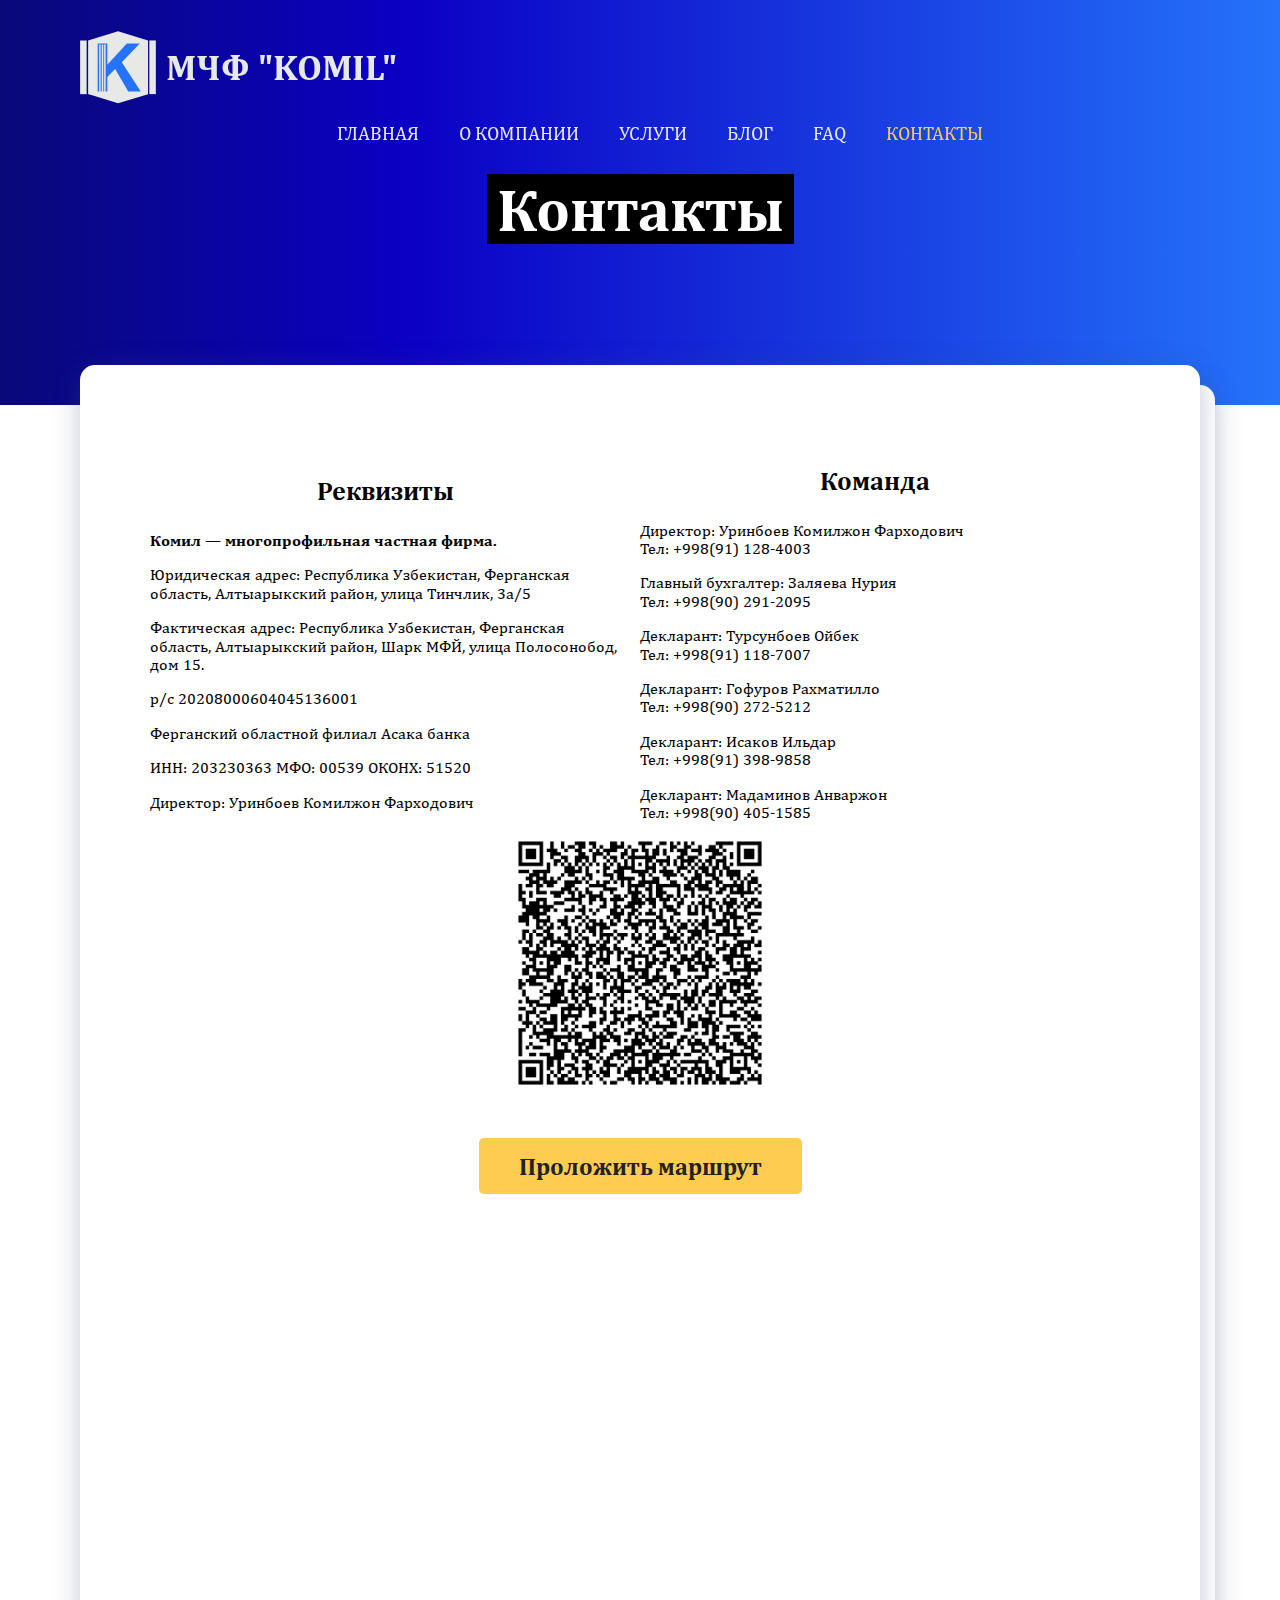
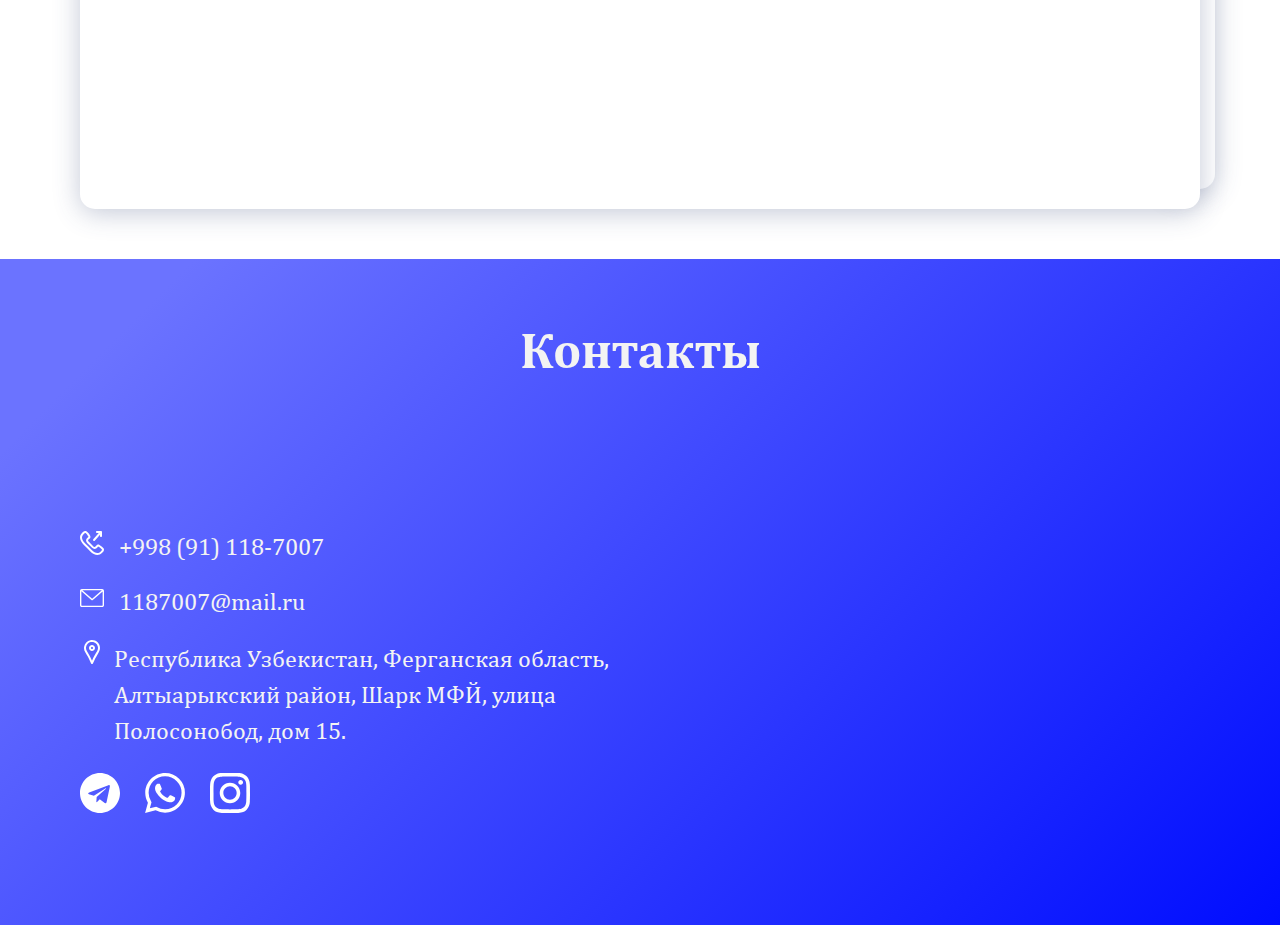
<file: contacts.html>
<!DOCTYPE html>
<html lang="ru">

<head>
   <meta charset="UTF-8" />
   <meta http-equiv="X-UA-Compatible" content="IE=edge" />
   <meta name="viewport" content="width=device-width, initial-scale=1.0" />
   <!-- Primary Meta Tags -->
   <title>Таможенное оформление</title>
   <meta name="title" content="Таможенное оформление">
   <meta name="description"
      content="Таможенное оформление может быть очень простым этапом поставки товара или груза через границу, если к нему подготовиться правильно. Правильно, значит заблаговременно, с достаточным пакетом документов и полной информацией о грузе (габаритах, весе, составе и пр.)">

   <!-- Open Graph / Facebook -->
   <meta property="og:type" content="website">
   <meta property="og:url" content="https://decl.uz/">
   <meta property="og:title" content="Таможенное оформление">
   <meta property="og:description"
      content="Таможенное оформление может быть очень простым этапом поставки товара или груза через границу, если к нему подготовиться правильно. Правильно, значит заблаговременно, с достаточным пакетом документов и полной информацией о грузе (габаритах, весе, составе и пр.)">
   <meta property="og:image" content="https://decl.uz/img/komil-logo.svg">

   <!-- Twitter -->
   <meta property="twitter:card" content="summary_large_image">
   <meta property="twitter:url" content="https://decl.uz/">
   <meta property="twitter:title" content="Таможенное оформление">
   <meta property="twitter:description"
      content="Таможенное оформление может быть очень простым этапом поставки товара или груза через границу, если к нему подготовиться правильно. Правильно, значит заблаговременно, с достаточным пакетом документов и полной информацией о грузе (габаритах, весе, составе и пр.)">
   <meta property="twitter:image" content="https://decl.uz/img/komil-logo.svg">
   <link rel="stylesheet" href="/css/main.css" />
   <!-- FAVICONS -->
   <link rel="apple-touch-icon" sizes="180x180" href="/apple-touch-icon.png">
   <link rel="icon" type="image/png" sizes="32x32" href="/favicon-32x32.png">
   <link rel="icon" type="image/png" sizes="16x16" href="/favicon-16x16.png">
   <link rel="manifest" href="/site.webmanifest">
   <link rel="mask-icon" href="/safari-pinned-tab.svg" color="#5bbad5">
   <meta name="msapplication-TileColor" content="#438BE3">
   <meta name="theme-color" content="#438BE3">

   <link href="https://unpkg.com/aos@2.3.1/dist/aos.css" rel="stylesheet">
</head>

<body>
   <header class="contacts__header">
      <div class="container header__container">
         <nav class="header__nav" data-aos="fade-down">
            <a class="header__nav__logo clearance__header__nav__logo" href="/index.html">
               <img class="header__nav__logo__img" src="/img/komil-logo-white.svg" width="86" height="80"
                  alt="Декларант в фергане"> МЧФ "KOMIL"
            </a>

            <button type="button" class="burger" id="burger">
               <span class="burger-line white-bg"></span>
               <span class="burger-line white-bg"></span>
               <span class="burger-line white-bg"></span>
               <span class="burger-line white-bg"></span>
            </button>
            <div id="menu" class="menu">
               <ul class="header__nav__list">
                  <li class="header__nav__item"><a class="header__nav__link white" href="/">ГЛАВНАЯ</a></li>
                  <li class="header__nav__item"><a class="header__nav__link white" href="/about.html">О КОМПАНИИ</a>
                  </li>
                  <li class="header__nav__item"><a class="header__nav__link white" href="/#services">УСЛУГИ</a>
                  </li>
                  <li class="header__nav__item"><a class="header__nav__link white" href="/blog.html">БЛОГ</a></li>
                  <li class="header__nav__item"><a class="header__nav__link white" href="/faq.html">FAQ</a></li>
                  <li class="header__nav__item"><a class="header__nav__link white select"
                        href="/contacts.html">КОНТАКТЫ</a></li>
               </ul>
            </div>

         </nav>
      </div>

      <div class="contacts__hero">
         <div class="container clearance__container">
            <h1 class="clearance__hero__title"> <span class="text-black-bg">Контакты</span></h1>
         </div>
      </div>
   </header>

   <section class="blog-post">
      <div class="container contacts__container">
         <div class="post">
            <ul class="contacts-post__list">
               <li class="contacts-post__item">
                  <h3 class="contacts-post__item__title">Реквизиты</h3>
                  <p class="contacts-post__item__text"><b>Комил — многопрофильная частная фирма.</b></p>
                  <p class="contacts-post__item__text">Юридическая адрес: Республика Узбекистан, Ферганская область,
                     Алтыарыкский район, улица Тинчлик, 3а/5</p>
                  <p class="contacts-post__item__text">Фактическая адрес: Республика Узбекистан, Ферганская область,
                     Алтыарыкский район, Шарк МФЙ, улица Полосонобод, дом 15.</p>
                  <p class="contacts-post__item__text">р/с 20208000604045136001</p>
                  <p class="contacts-post__item__text">Ферганский областной филиал Асака банка</p>
                  <p class="contacts-post__item__text">ИНН: 203230363 МФО: 00539 ОКОНХ: 51520</p>
                  <p class="contacts-post__item__text">Директор: Уринбоев Комилжон Фарходович</p>
               </li>

               <li class="contacts-post__item">
                  <h3 class="contacts-post__item__title">Команда</h3>
                  <p class="contacts-post__item__text">Директор: Уринбоев Комилжон Фарходович <br> Тел: +998(91)
                     128-4003</p>
                  <p class="contacts-post__item__text">Главный бухгалтер: Заляева Нурия <br> Тел: +998(90) 291-2095</p>
                  <p class="contacts-post__item__text">Декларант: Турсунбоев Ойбек <br> Тел: +998(91)
                     118-7007</p>
                  <p class="contacts-post__item__text">Декларант: Гофуров Рахматилло <br> Тел: +998(90)
                     272-5212</p>
                  <p class="contacts-post__item__text">Декларант: Исаков Ильдар <br> Тел: +998(91)
                     398-9858</p>
                  <p class="contacts-post__item__text">Декларант: Мадаминов Анваржон <br> Тел: +998(90)
                     405-1585</p>
               </li>

               <li class="contacts-post__item">
                  <img class="contacts-post__item__qr-code" src="/img/qr.png" alt="QR-code" width="300" height="300">

                  <a class="clearance__hero__button__link" href="https://goo.gl/maps/kotpkaGGhuwZmDqy6"
                     target="_blank">Проложить маршрут</a>
               </li>
            </ul>

            <div class="map-wraper">
               <iframe
                  src="https://www.google.com/maps/embed?pb=!1m14!1m8!1m3!1d2440.778647761128!2d71.49837334385096!3d40.362583954440026!3m2!1i1024!2i768!4f13.1!3m3!1m2!1s0x0%3A0xf68322fc472d2748!2z0JzQp9CkICJLT01JTCI!5e0!3m2!1sru!2sus!4v1651370599292!5m2!1sru!2sus"
                  width="100%" height="500" style="border:0;" allowfullscreen="" loading="lazy"
                  referrerpolicy="no-referrer-when-downgrade"></iframe>
            </div>
         </div>
      </div>
   </section>

   <footer id="contacts" class="contact">
      <h2 class="section-title">Контакты</h2>
      <div class="container contact__container">
         <ul class="contact__list">
            <li class="contact__item">
               <?xml version="1.0" encoding="iso-8859-1"?><svg class="svg contact__svg" version="1.1" id="Layer_1"
                  xmlns="http://www.w3.org/2000/svg" xmlns:xlink="http://www.w3.org/1999/xlink" x="0px" y="0px"
                  viewBox="0 0 512.457 512.457" style="enable-background:new 0 0 512.457 512.457;" xml:space="preserve">
                  <g transform="translate(-1)">
                     <g>
                        <g>
                           <path d="M506.847,376.188c-2.506-4.739-5.667-9.463-9.428-14.215c-8.571-10.83-20.227-21.791-34.287-32.906
				c-9.809-7.755-20.237-15.145-30.657-21.961c-6.267-4.1-11.191-7.129-14.123-8.847c-24.749-14.092-53.262-12.224-67.987,11.507
				c-0.684,0.812-1.553,1.841-2.567,3.034c-2.772,3.26-5.585,6.516-8.252,9.535c-0.576,0.651-0.576,0.651-1.151,1.298
				c-4.427,4.973-8.479,9.158-8.33,9.057c-16.299,11.031-26.909,10.163-41.279-4.208L184.976,224.674
				c-14.37-14.37-15.239-24.98-4.201-41.289c-0.107,0.158,4.078-3.894,9.051-8.321c0.647-0.575,0.647-0.575,1.298-1.151
				c3.019-2.667,6.275-5.48,9.535-8.252c1.193-1.014,2.221-1.884,3.034-2.567c23.731-14.725,25.602-43.232,11.64-67.756
				c-1.851-3.163-4.88-8.086-8.98-14.354c-6.816-10.42-14.206-20.848-21.961-30.657c-11.114-14.06-22.076-25.716-32.906-34.287
				c-4.752-3.761-9.477-6.922-14.222-9.432c-22.077-11.67-49.146-7.606-66.816,10.03L47.514,39.593
				c-76.079,76.079-55.111,166.746,35.804,257.661l66.43,66.451l66.458,66.437c90.913,90.913,181.581,111.881,257.666,35.795
				l22.919-22.94C514.45,425.372,518.531,398.258,506.847,376.188z M466.629,412.82l-22.934,22.955
				c-55.66,55.66-120.958,40.559-197.322-35.804l-66.456-66.434l-66.427-66.448c-76.366-76.366-91.467-141.664-35.8-197.331
				l22.919-22.94c4.408-4.4,11.174-5.415,16.709-2.489c2.276,1.204,4.866,2.937,7.688,5.17c7.823,6.191,16.675,15.605,25.913,27.291
				c6.887,8.712,13.561,18.13,19.727,27.554c3.689,5.64,6.357,9.977,7.74,12.337c3.849,6.764,3.612,9.72,2.477,10.358l-3.217,2.217
				c-0.944,0.787-2.561,2.147-4.631,3.907c-3.449,2.934-6.901,5.915-10.144,8.78c-0.708,0.627-0.708,0.627-1.418,1.257
				c-8.44,7.514-13.205,12.127-16.009,16.265c-22.372,33.057-19.645,66.377,9.36,95.382l103.808,103.808
				c29.005,29.005,62.325,31.733,95.373,9.367c4.147-2.81,8.76-7.575,16.274-16.015c0.63-0.709,0.63-0.709,1.257-1.418
				c2.865-3.243,5.847-6.695,8.78-10.144c1.76-2.069,3.12-3.686,3.907-4.631l2.217-3.217c0.637-1.135,3.594-1.371,10.589,2.611
				c2.129,1.25,6.466,3.918,12.106,7.607c9.425,6.165,18.842,12.839,27.555,19.727c11.686,9.238,21.099,18.09,27.29,25.913
				c2.233,2.821,3.966,5.412,5.173,7.693C472.054,401.66,471.037,408.42,466.629,412.82z" />
                           <path d="M286.072,208.055c8.867,7.759,22.344,6.86,30.103-2.007L428.12,78.111v28.556c0,11.782,9.551,21.333,21.333,21.333
				c11.782,0,21.333-9.551,21.333-21.333V21.334c0-0.219-0.026-0.43-0.033-0.647c-0.012-0.385-0.026-0.768-0.058-1.152
				c-0.029-0.347-0.073-0.689-0.118-1.031c-0.045-0.339-0.093-0.676-0.154-1.012c-0.067-0.365-0.146-0.725-0.231-1.083
				c-0.074-0.313-0.152-0.623-0.24-0.933c-0.102-0.357-0.214-0.708-0.334-1.058c-0.106-0.31-0.217-0.618-0.338-0.924
				c-0.13-0.328-0.268-0.651-0.414-0.971c-0.144-0.319-0.295-0.634-0.456-0.947c-0.151-0.293-0.31-0.581-0.474-0.866
				c-0.184-0.319-0.373-0.635-0.575-0.946c-0.175-0.27-0.358-0.534-0.545-0.796c-0.214-0.3-0.432-0.596-0.663-0.886
				c-0.212-0.267-0.435-0.525-0.659-0.782c-0.228-0.26-0.457-0.518-0.699-0.769c-0.267-0.277-0.547-0.54-0.828-0.802
				c-0.159-0.148-0.301-0.307-0.466-0.451c-0.075-0.066-0.156-0.119-0.232-0.183c-0.307-0.261-0.627-0.505-0.948-0.749
				c-0.245-0.186-0.486-0.377-0.736-0.55c-0.313-0.217-0.639-0.414-0.963-0.614c-0.275-0.17-0.547-0.347-0.827-0.503
				c-0.313-0.174-0.638-0.326-0.96-0.484c-0.304-0.149-0.605-0.307-0.914-0.44c-0.318-0.138-0.646-0.252-0.972-0.375
				c-0.325-0.122-0.647-0.252-0.976-0.357c-0.321-0.103-0.652-0.183-0.98-0.271c-0.346-0.093-0.69-0.192-1.039-0.267
				c-0.315-0.068-0.636-0.113-0.956-0.167c-0.375-0.063-0.75-0.129-1.127-0.172c-0.303-0.034-0.611-0.049-0.917-0.071
				c-0.402-0.028-0.803-0.055-1.205-0.061C449.65,0.014,449.554,0,449.454,0H364.12c-11.782,0-21.333,9.551-21.333,21.333
				c0,11.782,9.551,21.333,21.333,21.333h38.32L284.065,177.952C276.307,186.819,277.205,200.297,286.072,208.055z" />
                        </g>
                     </g>
                  </g>
                  <g>
                  </g>
                  <g>
                  </g>
                  <g>
                  </g>
                  <g>
                  </g>
                  <g>
                  </g>
                  <g>
                  </g>
                  <g>
                  </g>
                  <g>
                  </g>
                  <g>
                  </g>
                  <g>
                  </g>
                  <g>
                  </g>
                  <g>
                  </g>
                  <g>
                  </g>
                  <g>
                  </g>
                  <g>
                  </g>
               </svg>

               <a class="contact__item__link" href="+998911187007">+998 (91) 118-7007</a>
            </li>

            <li class="contact__item">
               <?xml version="1.0" encoding="iso-8859-1"?><svg class="svg contact__svg" version="1.1" id="Capa_1"
                  xmlns="http://www.w3.org/2000/svg" xmlns:xlink="http://www.w3.org/1999/xlink" x="0px" y="0px"
                  viewBox="0 0 474 474" style="enable-background:new 0 0 474 474;" xml:space="preserve">
                  <g>
                     <path d="M437.5,59.3h-401C16.4,59.3,0,75.7,0,95.8v282.4c0,20.1,16.4,36.5,36.5,36.5h401c20.1,0,36.5-16.4,36.5-36.5V95.8
		C474,75.7,457.6,59.3,437.5,59.3z M432.2,86.3L239.5,251.1L46.8,86.3H432.2z M447,378.2c0,5.2-4.3,9.5-9.5,9.5h-401
		c-5.2,0-9.5-4.3-9.5-9.5V104.9l203.7,174.2c0.1,0.1,0.3,0.2,0.4,0.3c0.1,0.1,0.3,0.2,0.4,0.3c0.3,0.2,0.5,0.4,0.8,0.5
		c0.1,0.1,0.2,0.1,0.3,0.2c0.4,0.2,0.8,0.4,1.2,0.6c0.1,0,0.2,0.1,0.3,0.1c0.3,0.1,0.6,0.3,1,0.4c0.1,0,0.3,0.1,0.4,0.1
		c0.3,0.1,0.6,0.2,0.9,0.2c0.1,0,0.3,0.1,0.4,0.1c0.3,0.1,0.7,0.1,1,0.2c0.1,0,0.2,0,0.3,0c0.4,0,0.9,0.1,1.3,0.1l0,0l0,0
		c0.4,0,0.9,0,1.3-0.1c0.1,0,0.2,0,0.3,0c0.3,0,0.7-0.1,1-0.2c0.1,0,0.3-0.1,0.4-0.1c0.3-0.1,0.6-0.2,0.9-0.2c0.1,0,0.3-0.1,0.4-0.1
		c0.3-0.1,0.6-0.2,1-0.4c0.1,0,0.2-0.1,0.3-0.1c0.4-0.2,0.8-0.4,1.2-0.6c0.1-0.1,0.2-0.1,0.3-0.2c0.3-0.2,0.5-0.3,0.8-0.5
		c0.1-0.1,0.3-0.2,0.4-0.3c0.1-0.1,0.3-0.2,0.4-0.3L447,109.2V378.2z" />
                  </g>
                  <g>
                  </g>
                  <g>
                  </g>
                  <g>
                  </g>
                  <g>
                  </g>
                  <g>
                  </g>
                  <g>
                  </g>
                  <g>
                  </g>
                  <g>
                  </g>
                  <g>
                  </g>
                  <g>
                  </g>
                  <g>
                  </g>
                  <g>
                  </g>
                  <g>
                  </g>
                  <g>
                  </g>
                  <g>
                  </g>
               </svg>

               <a class="contact__item__link" href="mailto:1187007@mail.ru">1187007@mail.ru</a>
            </li>

            <li class="address contact__item">
               <?xml version="1.0" encoding="iso-8859-1"?><svg class="svg contact__svg" version="1.1" id="Layer_1"
                  xmlns="http://www.w3.org/2000/svg" xmlns:xlink="http://www.w3.org/1999/xlink" x="0px" y="0px"
                  viewBox="0 0 511.985 511.985" style="enable-background:new 0 0 511.985 511.985;" xml:space="preserve">
                  <g>
                     <g>
                        <g>
                           <path
                              d="M222,3.277C153.477,16.59,99.111,72.751,87.702,141.764c-6.79,41.231,1.13,81.857,21.702,116.271
                           c2.35,3.928,4.199,7.011,8.39,14l0.967,1.613c41.753,69.614,59.977,101.895,79.073,142.806l38.825,83.218
                           c7.659,16.416,31.001,16.419,38.664,0.004l34.965-74.901c19.287-41.357,37.562-74.11,79.19-144.553l1.062-1.797
                           c6.181-10.459,9.139-15.472,12.673-21.482c15.271-25.943,23.445-55.54,23.445-86.29C426.659,63.541,329.368-17.545,222,3.277z
                            M366.44,235.307c-3.518,5.984-6.466,10.977-12.631,21.41l-1.062,1.797c-42.326,71.624-61.063,105.204-81.123,148.219
                           l-15.625,33.472l-19.5-41.795c-19.925-42.687-38.643-75.842-81.147-146.709l-0.967-1.613c-4.187-6.981-6.027-10.051-8.363-13.954
                           c-15.428-25.808-21.358-56.232-16.222-87.425c8.504-51.443,49.357-93.645,100.331-103.549
                           c80.922-15.693,153.862,45.096,153.862,125.49C383.993,193.74,377.88,215.872,366.44,235.307z" />
                           <path d="M255.993,106.652c-35.355,0-64,28.645-64,64s28.645,64,64,64s64-28.645,64-64S291.348,106.652,255.993,106.652z
                            M255.993,191.985c-11.791,0-21.333-9.542-21.333-21.333s9.542-21.333,21.333-21.333c11.791,0,21.333,9.542,21.333,21.333
                           S267.784,191.985,255.993,191.985z" />
                        </g>
                     </g>
                  </g>
                  <g>
                  </g>
                  <g>
                  </g>
                  <g>
                  </g>
                  <g>
                  </g>
                  <g>
                  </g>
                  <g>
                  </g>
                  <g>
                  </g>
                  <g>
                  </g>
                  <g>
                  </g>
                  <g>
                  </g>
                  <g>
                  </g>
                  <g>
                  </g>
                  <g>
                  </g>
                  <g>
                  </g>
                  <g>
                  </g>
               </svg>

               <p class="address__link contact__item__link">Республика Узбекистан, Ферганская область, Алтыарыкский
                  район, Шарк МФЙ, улица Полосонобод, дом 15.</p>
            </li>

            <div class="social">
               <a class="social__link" href="t.me/oybek94">
                  <svg class="svg telegram__svg" width="24px" height="24px" viewBox="0 0 24 24"
                     xmlns="http://www.w3.org/2000/svg">
                     <path
                        d="m12 0c-6.627 0-12 5.373-12 12s5.373 12 12 12 12-5.373 12-12c0-6.627-5.373-12-12-12zm5.894 8.221-1.97 9.28c-.145.658-.537.818-1.084.508l-3-2.21-1.446 1.394c-.14.18-.357.295-.6.295-.002 0-.003 0-.005 0l.213-3.054 5.56-5.022c.24-.213-.054-.334-.373-.121l-6.869 4.326-2.96-.924c-.64-.203-.658-.64.135-.954l11.566-4.458c.538-.196 1.006.128.832.941z" />
                  </svg>
               </a>
               <a class="social__link" href="wa.me/998911187007">
                  <svg class="svg whatsapp__svg" width="24px" height="24px" viewBox="0 0 24 24" role="img"
                     xmlns="http://www.w3.org/2000/svg">
                     <title>WhatsApp icon</title>
                     <path
                        d="M17.472 14.382c-.297-.149-1.758-.867-2.03-.967-.273-.099-.471-.148-.67.15-.197.297-.767.966-.94 1.164-.173.199-.347.223-.644.075-.297-.15-1.255-.463-2.39-1.475-.883-.788-1.48-1.761-1.653-2.059-.173-.297-.018-.458.13-.606.134-.133.298-.347.446-.52.149-.174.198-.298.298-.497.099-.198.05-.371-.025-.52-.075-.149-.669-1.612-.916-2.207-.242-.579-.487-.5-.669-.51-.173-.008-.371-.01-.57-.01-.198 0-.52.074-.792.372-.272.297-1.04 1.016-1.04 2.479 0 1.462 1.065 2.875 1.213 3.074.149.198 2.096 3.2 5.077 4.487.709.306 1.262.489 1.694.625.712.227 1.36.195 1.871.118.571-.085 1.758-.719 2.006-1.413.248-.694.248-1.289.173-1.413-.074-.124-.272-.198-.57-.347m-5.421 7.403h-.004a9.87 9.87 0 01-5.031-1.378l-.361-.214-3.741.982.998-3.648-.235-.374a9.86 9.86 0 01-1.51-5.26c.001-5.45 4.436-9.884 9.888-9.884 2.64 0 5.122 1.03 6.988 2.898a9.825 9.825 0 012.893 6.994c-.003 5.45-4.437 9.884-9.885 9.884m8.413-18.297A11.815 11.815 0 0012.05 0C5.495 0 .16 5.335.157 11.892c0 2.096.547 4.142 1.588 5.945L.057 24l6.305-1.654a11.882 11.882 0 005.683 1.448h.005c6.554 0 11.89-5.335 11.893-11.893a11.821 11.821 0 00-3.48-8.413Z" />
                  </svg>
               </a>
               <a class="social__link" href="https://instagram.com/oybek.tursunboev">
                  <svg class="svg intagram__svg" width="24px" height="24px" viewBox="0 0 24 24" role="img"
                     xmlns="http://www.w3.org/2000/svg">
                     <title>Instagram icon</title>
                     <path
                        d="M12 0C8.74 0 8.333.015 7.053.072 5.775.132 4.905.333 4.14.63c-.789.306-1.459.717-2.126 1.384S.935 3.35.63 4.14C.333 4.905.131 5.775.072 7.053.012 8.333 0 8.74 0 12s.015 3.667.072 4.947c.06 1.277.261 2.148.558 2.913.306.788.717 1.459 1.384 2.126.667.666 1.336 1.079 2.126 1.384.766.296 1.636.499 2.913.558C8.333 23.988 8.74 24 12 24s3.667-.015 4.947-.072c1.277-.06 2.148-.262 2.913-.558.788-.306 1.459-.718 2.126-1.384.666-.667 1.079-1.335 1.384-2.126.296-.765.499-1.636.558-2.913.06-1.28.072-1.687.072-4.947s-.015-3.667-.072-4.947c-.06-1.277-.262-2.149-.558-2.913-.306-.789-.718-1.459-1.384-2.126C21.319 1.347 20.651.935 19.86.63c-.765-.297-1.636-.499-2.913-.558C15.667.012 15.26 0 12 0zm0 2.16c3.203 0 3.585.016 4.85.071 1.17.055 1.805.249 2.227.415.562.217.96.477 1.382.896.419.42.679.819.896 1.381.164.422.36 1.057.413 2.227.057 1.266.07 1.646.07 4.85s-.015 3.585-.074 4.85c-.061 1.17-.256 1.805-.421 2.227-.224.562-.479.96-.899 1.382-.419.419-.824.679-1.38.896-.42.164-1.065.36-2.235.413-1.274.057-1.649.07-4.859.07-3.211 0-3.586-.015-4.859-.074-1.171-.061-1.816-.256-2.236-.421-.569-.224-.96-.479-1.379-.899-.421-.419-.69-.824-.9-1.38-.165-.42-.359-1.065-.42-2.235-.045-1.26-.061-1.649-.061-4.844 0-3.196.016-3.586.061-4.861.061-1.17.255-1.814.42-2.234.21-.57.479-.96.9-1.381.419-.419.81-.689 1.379-.898.42-.166 1.051-.361 2.221-.421 1.275-.045 1.65-.06 4.859-.06l.045.03zm0 3.678c-3.405 0-6.162 2.76-6.162 6.162 0 3.405 2.76 6.162 6.162 6.162 3.405 0 6.162-2.76 6.162-6.162 0-3.405-2.76-6.162-6.162-6.162zM12 16c-2.21 0-4-1.79-4-4s1.79-4 4-4 4 1.79 4 4-1.79 4-4 4zm7.846-10.405c0 .795-.646 1.44-1.44 1.44-.795 0-1.44-.646-1.44-1.44 0-.794.646-1.439 1.44-1.439.793-.001 1.44.645 1.44 1.439z" />
                  </svg>
               </a>
            </div>
         </ul>

         <div class="contact__map">
            <iframe class="contact__map__link"
               src="https://www.google.com/maps/embed?pb=!1m18!1m12!1m3!1d3082.5228323674883!2d71.49590921135507!3d40.362643867599544!2m3!1f0!2f0!3f0!3m2!1i1024!2i768!4f13.1!3m3!1m2!1s0x38ae8b47133df80f%3A0xf68322fc472d2748!2z0JzQp9CkICJLT01JTCI!5e0!3m2!1sru!2s!4v1651077502065!5m2!1sru!2s"
               width="650" height="400" style="border:0;" allowfullscreen="" loading="lazy"
               referrerpolicy="no-referrer-when-downgrade"></iframe>
         </div>
      </div>
   </footer>

   <script src="/js/main.js"></script>
   <script src="https://unpkg.com/aos@2.3.1/dist/aos.js"></script>
   <script>
      AOS.init();
   </script>
</body>

</html>
</file>
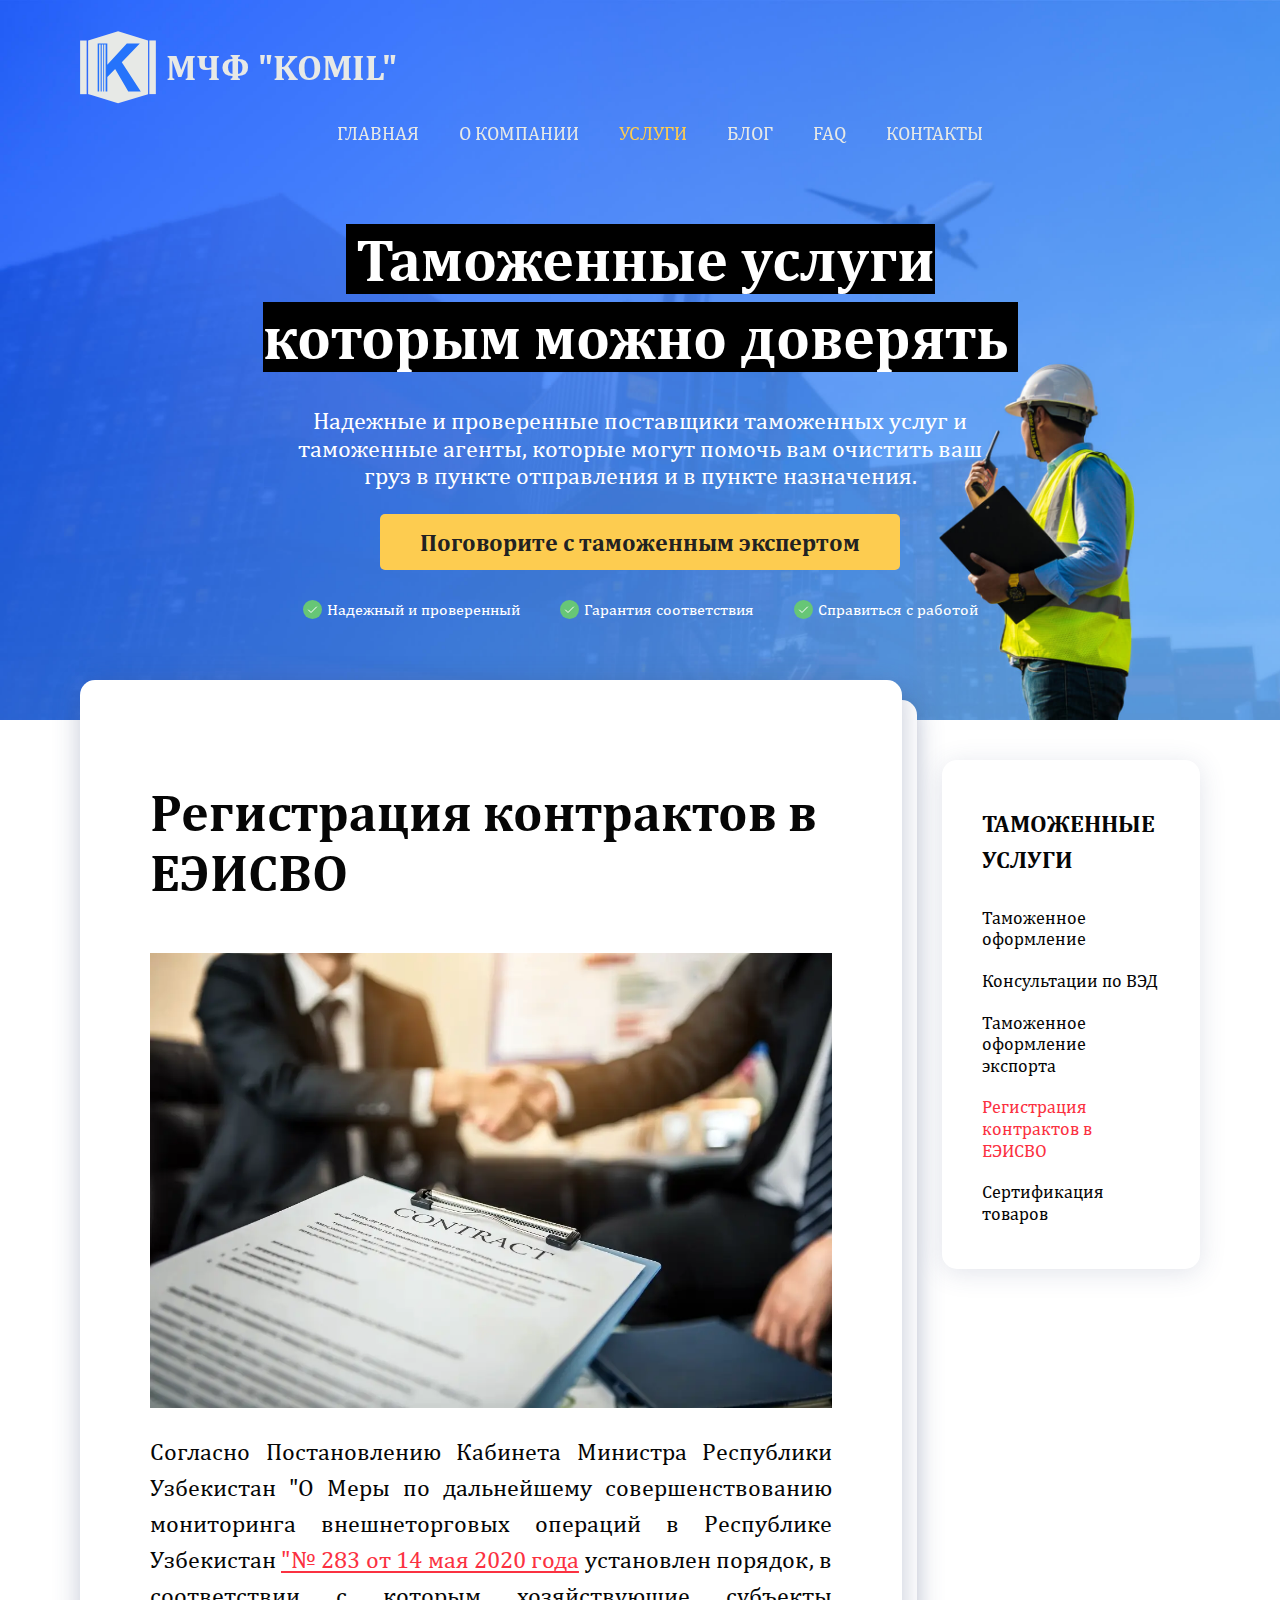
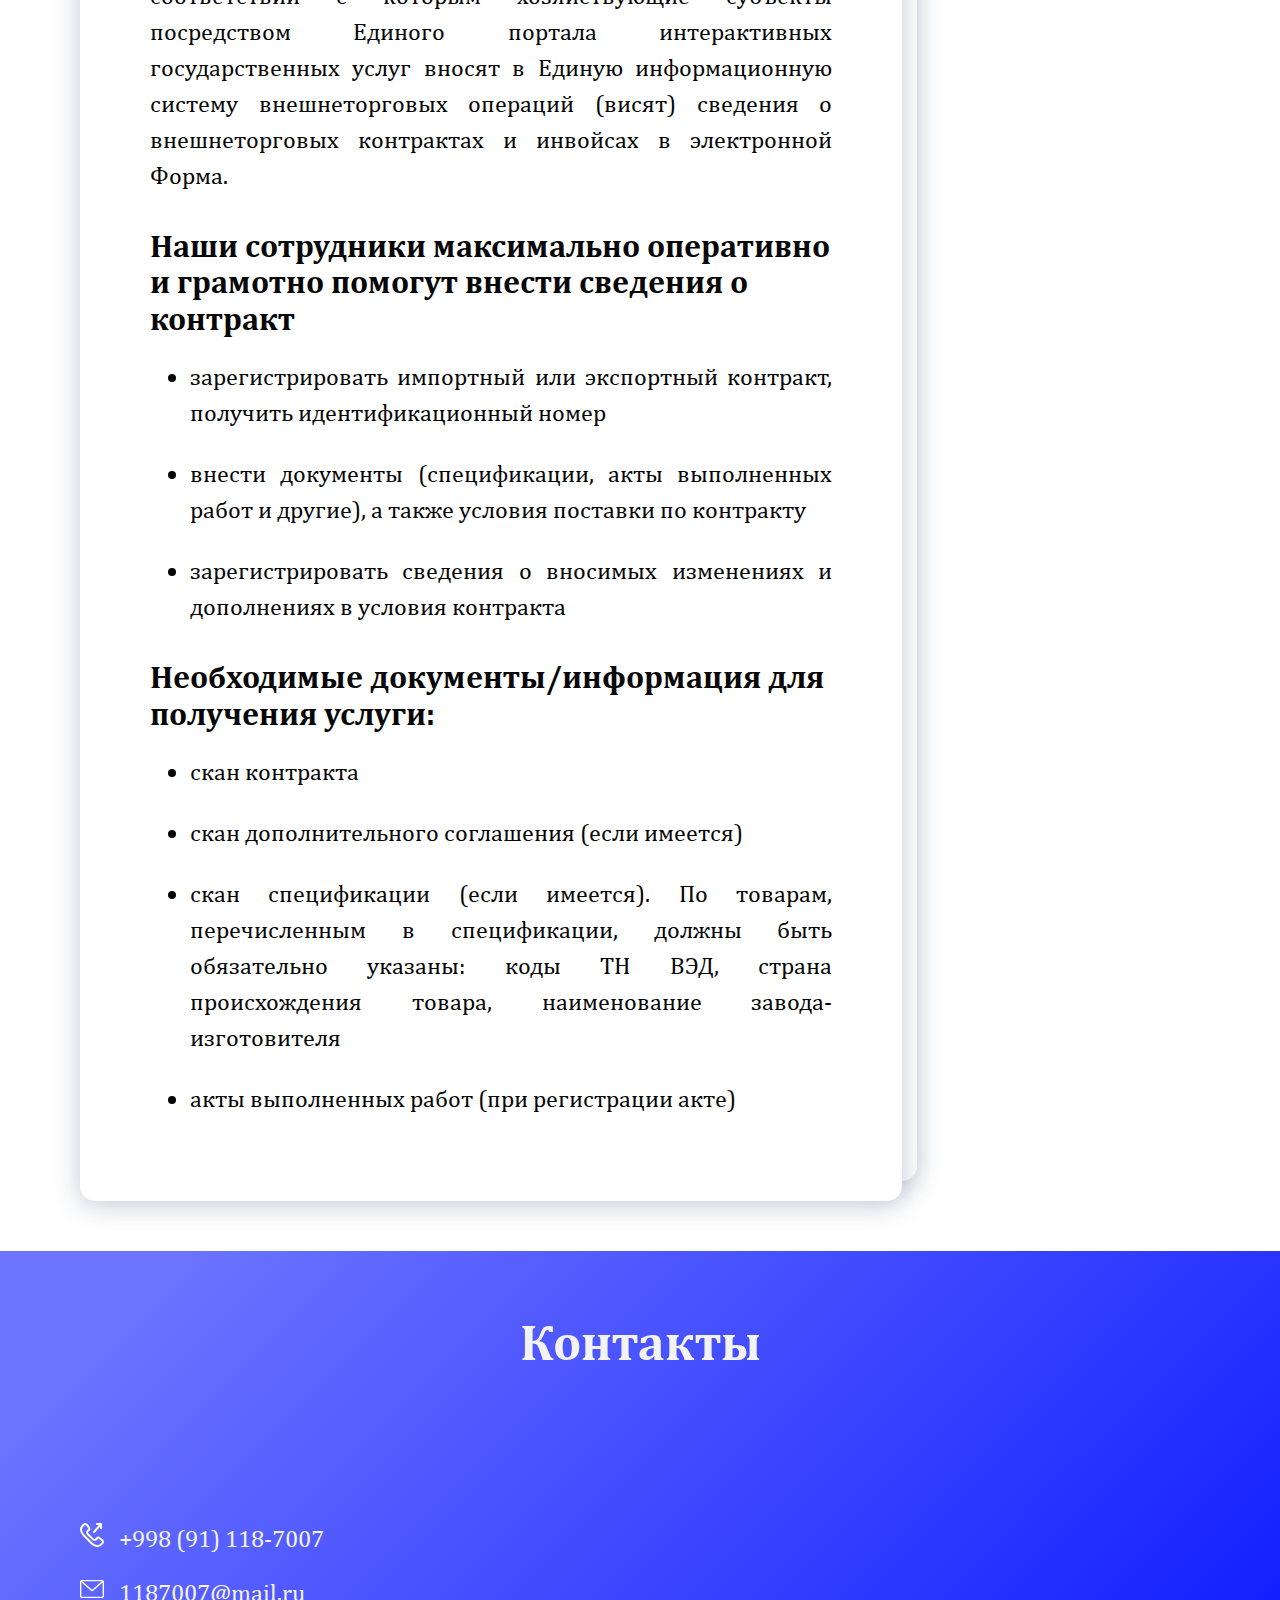
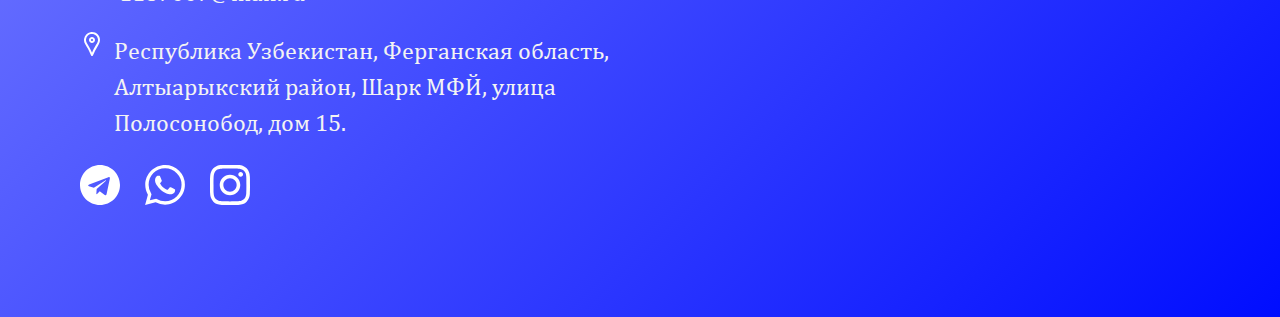
<file: contract.html>
<!DOCTYPE html>
<html lang="ru">

<head>
   <meta charset="UTF-8" />
   <meta http-equiv="X-UA-Compatible" content="IE=edge" />
   <meta name="viewport" content="width=device-width, initial-scale=1.0" />
   <!-- Primary Meta Tags -->
   <title>Регистрация контрактов в ЕЭИСВО</title>
   <meta name="title" content="Регистрация контрактов в ЕЭИСВО">
   <meta name="description"
      content="Наши сотрудники максимально оперативно и грамотно помогут внести сведения о контракт">

   <!-- Open Graph / Facebook -->
   <meta property="og:type" content="website">
   <meta property="og:url" content="https://decl.uz/">
   <meta property="og:title" content="Регистрация контрактов в ЕЭИСВО">
   <meta property="og:description"
      content="Наши сотрудники максимально оперативно и грамотно помогут внести сведения о контракт">
   <meta property="og:image" content="https://decl.uz/img/komil-logo.svg">

   <!-- Twitter -->
   <meta property="twitter:card" content="summary_large_image">
   <meta property="twitter:url" content="https://decl.uz/">
   <meta property="twitter:title" content="Регистрация контрактов в ЕЭИСВО">
   <meta property="twitter:description"
      content="Наши сотрудники максимально оперативно и грамотно помогут внести сведения о контракт">
   <meta property="twitter:image" content="https://decl.uz/img/komil-logo.svg">
   <!-- FAVICONS -->
   <link rel="apple-touch-icon" sizes="180x180" href="/apple-touch-icon.png">
   <link rel="icon" type="image/png" sizes="32x32" href="/favicon-32x32.png">
   <link rel="icon" type="image/png" sizes="16x16" href="/favicon-16x16.png">
   <link rel="manifest" href="/site.webmanifest">
   <link rel="mask-icon" href="/safari-pinned-tab.svg" color="#5bbad5">
   <meta name="msapplication-TileColor" content="#438BE3">
   <meta name="theme-color" content="#438BE3">

   <link rel="stylesheet" href="/css/main.css" />
   <link href="https://unpkg.com/aos@2.3.1/dist/aos.css" rel="stylesheet">
</head>

<body>
   <header class="clearance__header">
      <div class="container header__container">
         <nav class="header__nav" data-aos="fade-down">
            <a class="header__nav__logo clearance__header__nav__logo" href="/index.html">
               <img class="header__nav__logo__img" src="/img/komil-logo-white.svg" width="86" height="80"
                  alt="Декларант в фергане"> МЧФ "KOMIL"
            </a>

            <button type="button" class="burger" id="burger">
               <span class="burger-line white-bg"></span>
               <span class="burger-line white-bg"></span>
               <span class="burger-line white-bg"></span>
               <span class="burger-line white-bg"></span>
            </button>
            <div id="menu" class="menu">
               <ul class="header__nav__list">
                  <li class="header__nav__item"><a class="header__nav__link white" href="/">ГЛАВНАЯ</a></li>
                  <li class="header__nav__item"><a class="header__nav__link white" href="/about.html">О КОМПАНИИ</a>
                  </li>
                  <li class="header__nav__item"><a class="header__nav__link white select" href="/#services">УСЛУГИ</a>
                  </li>
                  <li class="header__nav__item"><a class="header__nav__link white" href="/blog.html">БЛОГ</a></li>
                  <li class="header__nav__item"><a class="header__nav__link white" href="/faq.html">FAQ</a></li>
                  <li class="header__nav__item"><a class="header__nav__link white" href="/contacts.html">КОНТАКТЫ</a>
                  </li>
               </ul>
            </div>

         </nav>
      </div>

      <div class="clearance__hero">
         <div class="container clearance__container">
            <h1 class="clearance__hero__title"> <span class="text-black-bg">Таможенные услуги <br>
                  которым можно доверять</span></h1>
            <p class="clearance__hero__desc">Надежные и проверенные поставщики таможенных услуг и таможенные агенты,
               которые могут
               помочь вам очистить ваш груз в пункте отправления и в пункте назначения.</p>

            <a href="tel:998911187007" class="clearance__hero__button__link">Поговорите с таможенным экспертом</a>

            <ul class="clearance__hero__trust">
               <li class="clearance__hero__trust__item">Надежный и проверенный</li>
               <li class="clearance__hero__trust__item">Гарантия соответствия</li>
               <li class="clearance__hero__trust__item">Справиться с работой</li>
            </ul>
         </div>
      </div>
   </header>

   <section class="blog-post">
      <div class="container blog-post__container">
         <div class="post">
            <h2 class="post__title">Регистрация контрактов в ЕЭИСВО</h2>
            <div class="post-thumb">
               <img class="post-thumb__image" src="/img/contract.webp" alt="Декларант в фергане">
            </div>
            <div class="post-content">
               <p class="post__text">Согласно Постановлению Кабинета Министра Республики Узбекистан "О Меры по
                  дальнейшему совершенствованию мониторинга внешнеторговых операций в Республике Узбекистан <a
                     class="post__text__link" href="https://lex.uz/ru/docs/4812424" target="_blank">"№ 283 от 14
                     мая 2020 года</a> установлен порядок, в соответствии с которым хозяйствующие субъекты посредством
                  Единого
                  портала интерактивных государственных услуг вносят в Единую информационную систему внешнеторговых
                  операций (висят) сведения о внешнеторговых контрактах и инвойсах в электронной Форма.</p>

               <h3 class="post-content__title">Наши сотрудники максимально оперативно и грамотно помогут внести сведения
                  о контракт</h3>

               <ul class="post-content__list">
                  <li class="post-content__item">зарегистрировать импортный или экспортный контракт, получить
                     идентификационный номер</li>
                  <li class="post-content__item">внести документы (спецификации, акты выполненных работ и другие), а
                     также условия поставки по контракту</li>
                  <li class="post-content__item">зарегистрировать сведения о вносимых изменениях и дополнениях в условия
                     контракта</li>
               </ul>

               <h3 class="post-content__title">Необходимые документы/информация для получения услуги:</h3>

               <ul class="post-content__list">
                  <li class="post-content__item">скан контракта</li>
                  <li class="post-content__item">скан дополнительного соглашения (если имеется)</li>
                  <li class="post-content__item">скан спецификации (если имеется). По товарам, перечисленным в
                     спецификации, должны быть обязательно указаны: коды ТН ВЭД, страна происхождения товара,
                     наименование завода-изготовителя</li>
                  <li class="post-content__item">акты выполненных работ (при регистрации акте)</li>
               </ul>

            </div>
         </div>

         <div class="sidebar">
            <div class="sidebar__wrapper">
               <h2 class="sidebar__title">ТАМОЖЕННЫЕ УСЛУГИ</h2>
               <ul class="sidebar__list">
                  <li class="sidebar__item"><a href="https://decl.uz/tamozhennoe-oformlenie.html"
                        class="sidebar__item__link">Таможенное оформление</a></li>
                  <li class="sidebar__item"><a href="consultation.html" class="sidebar__item__link">Консультации по
                        ВЭД</a>
                  </li>
                  <li class="sidebar__item"><a href="https://decl.uz/eksport.html"
                        class="sidebar__item__link">Таможенное оформление экспорта</a>
                  </li>
                  <li class="sidebar__item"><a href="https://decl.uz/contract.html"
                        class="sidebar__item__link selected">Регистрация контрактов в ЕЭИСВО</a>
                  </li>
                  <li class="sidebar__item"><a href="https://decl.uz/sertification.html"
                        class="sidebar__item__link">Сертификация товаров</a></li>
               </ul>
            </div>
         </div>
      </div>
   </section>

   <footer id="contacts" class="contact">
      <h2 class="section-title">Контакты</h2>
      <div class="container contact__container">
         <ul class="contact__list">
            <li class="contact__item">
               <?xml version="1.0" encoding="iso-8859-1"?><svg class="svg contact__svg" version="1.1" id="Layer_1"
                  xmlns="http://www.w3.org/2000/svg" xmlns:xlink="http://www.w3.org/1999/xlink" x="0px" y="0px"
                  viewBox="0 0 512.457 512.457" style="enable-background:new 0 0 512.457 512.457;" xml:space="preserve">
                  <g transform="translate(-1)">
                     <g>
                        <g>
                           <path d="M506.847,376.188c-2.506-4.739-5.667-9.463-9.428-14.215c-8.571-10.83-20.227-21.791-34.287-32.906
				c-9.809-7.755-20.237-15.145-30.657-21.961c-6.267-4.1-11.191-7.129-14.123-8.847c-24.749-14.092-53.262-12.224-67.987,11.507
				c-0.684,0.812-1.553,1.841-2.567,3.034c-2.772,3.26-5.585,6.516-8.252,9.535c-0.576,0.651-0.576,0.651-1.151,1.298
				c-4.427,4.973-8.479,9.158-8.33,9.057c-16.299,11.031-26.909,10.163-41.279-4.208L184.976,224.674
				c-14.37-14.37-15.239-24.98-4.201-41.289c-0.107,0.158,4.078-3.894,9.051-8.321c0.647-0.575,0.647-0.575,1.298-1.151
				c3.019-2.667,6.275-5.48,9.535-8.252c1.193-1.014,2.221-1.884,3.034-2.567c23.731-14.725,25.602-43.232,11.64-67.756
				c-1.851-3.163-4.88-8.086-8.98-14.354c-6.816-10.42-14.206-20.848-21.961-30.657c-11.114-14.06-22.076-25.716-32.906-34.287
				c-4.752-3.761-9.477-6.922-14.222-9.432c-22.077-11.67-49.146-7.606-66.816,10.03L47.514,39.593
				c-76.079,76.079-55.111,166.746,35.804,257.661l66.43,66.451l66.458,66.437c90.913,90.913,181.581,111.881,257.666,35.795
				l22.919-22.94C514.45,425.372,518.531,398.258,506.847,376.188z M466.629,412.82l-22.934,22.955
				c-55.66,55.66-120.958,40.559-197.322-35.804l-66.456-66.434l-66.427-66.448c-76.366-76.366-91.467-141.664-35.8-197.331
				l22.919-22.94c4.408-4.4,11.174-5.415,16.709-2.489c2.276,1.204,4.866,2.937,7.688,5.17c7.823,6.191,16.675,15.605,25.913,27.291
				c6.887,8.712,13.561,18.13,19.727,27.554c3.689,5.64,6.357,9.977,7.74,12.337c3.849,6.764,3.612,9.72,2.477,10.358l-3.217,2.217
				c-0.944,0.787-2.561,2.147-4.631,3.907c-3.449,2.934-6.901,5.915-10.144,8.78c-0.708,0.627-0.708,0.627-1.418,1.257
				c-8.44,7.514-13.205,12.127-16.009,16.265c-22.372,33.057-19.645,66.377,9.36,95.382l103.808,103.808
				c29.005,29.005,62.325,31.733,95.373,9.367c4.147-2.81,8.76-7.575,16.274-16.015c0.63-0.709,0.63-0.709,1.257-1.418
				c2.865-3.243,5.847-6.695,8.78-10.144c1.76-2.069,3.12-3.686,3.907-4.631l2.217-3.217c0.637-1.135,3.594-1.371,10.589,2.611
				c2.129,1.25,6.466,3.918,12.106,7.607c9.425,6.165,18.842,12.839,27.555,19.727c11.686,9.238,21.099,18.09,27.29,25.913
				c2.233,2.821,3.966,5.412,5.173,7.693C472.054,401.66,471.037,408.42,466.629,412.82z" />
                           <path d="M286.072,208.055c8.867,7.759,22.344,6.86,30.103-2.007L428.12,78.111v28.556c0,11.782,9.551,21.333,21.333,21.333
				c11.782,0,21.333-9.551,21.333-21.333V21.334c0-0.219-0.026-0.43-0.033-0.647c-0.012-0.385-0.026-0.768-0.058-1.152
				c-0.029-0.347-0.073-0.689-0.118-1.031c-0.045-0.339-0.093-0.676-0.154-1.012c-0.067-0.365-0.146-0.725-0.231-1.083
				c-0.074-0.313-0.152-0.623-0.24-0.933c-0.102-0.357-0.214-0.708-0.334-1.058c-0.106-0.31-0.217-0.618-0.338-0.924
				c-0.13-0.328-0.268-0.651-0.414-0.971c-0.144-0.319-0.295-0.634-0.456-0.947c-0.151-0.293-0.31-0.581-0.474-0.866
				c-0.184-0.319-0.373-0.635-0.575-0.946c-0.175-0.27-0.358-0.534-0.545-0.796c-0.214-0.3-0.432-0.596-0.663-0.886
				c-0.212-0.267-0.435-0.525-0.659-0.782c-0.228-0.26-0.457-0.518-0.699-0.769c-0.267-0.277-0.547-0.54-0.828-0.802
				c-0.159-0.148-0.301-0.307-0.466-0.451c-0.075-0.066-0.156-0.119-0.232-0.183c-0.307-0.261-0.627-0.505-0.948-0.749
				c-0.245-0.186-0.486-0.377-0.736-0.55c-0.313-0.217-0.639-0.414-0.963-0.614c-0.275-0.17-0.547-0.347-0.827-0.503
				c-0.313-0.174-0.638-0.326-0.96-0.484c-0.304-0.149-0.605-0.307-0.914-0.44c-0.318-0.138-0.646-0.252-0.972-0.375
				c-0.325-0.122-0.647-0.252-0.976-0.357c-0.321-0.103-0.652-0.183-0.98-0.271c-0.346-0.093-0.69-0.192-1.039-0.267
				c-0.315-0.068-0.636-0.113-0.956-0.167c-0.375-0.063-0.75-0.129-1.127-0.172c-0.303-0.034-0.611-0.049-0.917-0.071
				c-0.402-0.028-0.803-0.055-1.205-0.061C449.65,0.014,449.554,0,449.454,0H364.12c-11.782,0-21.333,9.551-21.333,21.333
				c0,11.782,9.551,21.333,21.333,21.333h38.32L284.065,177.952C276.307,186.819,277.205,200.297,286.072,208.055z" />
                        </g>
                     </g>
                  </g>
                  <g>
                  </g>
                  <g>
                  </g>
                  <g>
                  </g>
                  <g>
                  </g>
                  <g>
                  </g>
                  <g>
                  </g>
                  <g>
                  </g>
                  <g>
                  </g>
                  <g>
                  </g>
                  <g>
                  </g>
                  <g>
                  </g>
                  <g>
                  </g>
                  <g>
                  </g>
                  <g>
                  </g>
                  <g>
                  </g>
               </svg>

               <a class="contact__item__link" href="+998911187007">+998 (91) 118-7007</a>
            </li>

            <li class="contact__item">
               <?xml version="1.0" encoding="iso-8859-1"?><svg class="svg contact__svg" version="1.1" id="Capa_1"
                  xmlns="http://www.w3.org/2000/svg" xmlns:xlink="http://www.w3.org/1999/xlink" x="0px" y="0px"
                  viewBox="0 0 474 474" style="enable-background:new 0 0 474 474;" xml:space="preserve">
                  <g>
                     <path d="M437.5,59.3h-401C16.4,59.3,0,75.7,0,95.8v282.4c0,20.1,16.4,36.5,36.5,36.5h401c20.1,0,36.5-16.4,36.5-36.5V95.8
		C474,75.7,457.6,59.3,437.5,59.3z M432.2,86.3L239.5,251.1L46.8,86.3H432.2z M447,378.2c0,5.2-4.3,9.5-9.5,9.5h-401
		c-5.2,0-9.5-4.3-9.5-9.5V104.9l203.7,174.2c0.1,0.1,0.3,0.2,0.4,0.3c0.1,0.1,0.3,0.2,0.4,0.3c0.3,0.2,0.5,0.4,0.8,0.5
		c0.1,0.1,0.2,0.1,0.3,0.2c0.4,0.2,0.8,0.4,1.2,0.6c0.1,0,0.2,0.1,0.3,0.1c0.3,0.1,0.6,0.3,1,0.4c0.1,0,0.3,0.1,0.4,0.1
		c0.3,0.1,0.6,0.2,0.9,0.2c0.1,0,0.3,0.1,0.4,0.1c0.3,0.1,0.7,0.1,1,0.2c0.1,0,0.2,0,0.3,0c0.4,0,0.9,0.1,1.3,0.1l0,0l0,0
		c0.4,0,0.9,0,1.3-0.1c0.1,0,0.2,0,0.3,0c0.3,0,0.7-0.1,1-0.2c0.1,0,0.3-0.1,0.4-0.1c0.3-0.1,0.6-0.2,0.9-0.2c0.1,0,0.3-0.1,0.4-0.1
		c0.3-0.1,0.6-0.2,1-0.4c0.1,0,0.2-0.1,0.3-0.1c0.4-0.2,0.8-0.4,1.2-0.6c0.1-0.1,0.2-0.1,0.3-0.2c0.3-0.2,0.5-0.3,0.8-0.5
		c0.1-0.1,0.3-0.2,0.4-0.3c0.1-0.1,0.3-0.2,0.4-0.3L447,109.2V378.2z" />
                  </g>
                  <g>
                  </g>
                  <g>
                  </g>
                  <g>
                  </g>
                  <g>
                  </g>
                  <g>
                  </g>
                  <g>
                  </g>
                  <g>
                  </g>
                  <g>
                  </g>
                  <g>
                  </g>
                  <g>
                  </g>
                  <g>
                  </g>
                  <g>
                  </g>
                  <g>
                  </g>
                  <g>
                  </g>
                  <g>
                  </g>
               </svg>

               <a class="contact__item__link" href="mailto:1187007@mail.ru">1187007@mail.ru</a>
            </li>

            <li class="address contact__item">
               <?xml version="1.0" encoding="iso-8859-1"?><svg class="svg contact__svg" version="1.1" id="Layer_1"
                  xmlns="http://www.w3.org/2000/svg" xmlns:xlink="http://www.w3.org/1999/xlink" x="0px" y="0px"
                  viewBox="0 0 511.985 511.985" style="enable-background:new 0 0 511.985 511.985;" xml:space="preserve">
                  <g>
                     <g>
                        <g>
                           <path
                              d="M222,3.277C153.477,16.59,99.111,72.751,87.702,141.764c-6.79,41.231,1.13,81.857,21.702,116.271
                           c2.35,3.928,4.199,7.011,8.39,14l0.967,1.613c41.753,69.614,59.977,101.895,79.073,142.806l38.825,83.218
                           c7.659,16.416,31.001,16.419,38.664,0.004l34.965-74.901c19.287-41.357,37.562-74.11,79.19-144.553l1.062-1.797
                           c6.181-10.459,9.139-15.472,12.673-21.482c15.271-25.943,23.445-55.54,23.445-86.29C426.659,63.541,329.368-17.545,222,3.277z
                            M366.44,235.307c-3.518,5.984-6.466,10.977-12.631,21.41l-1.062,1.797c-42.326,71.624-61.063,105.204-81.123,148.219
                           l-15.625,33.472l-19.5-41.795c-19.925-42.687-38.643-75.842-81.147-146.709l-0.967-1.613c-4.187-6.981-6.027-10.051-8.363-13.954
                           c-15.428-25.808-21.358-56.232-16.222-87.425c8.504-51.443,49.357-93.645,100.331-103.549
                           c80.922-15.693,153.862,45.096,153.862,125.49C383.993,193.74,377.88,215.872,366.44,235.307z" />
                           <path d="M255.993,106.652c-35.355,0-64,28.645-64,64s28.645,64,64,64s64-28.645,64-64S291.348,106.652,255.993,106.652z
                            M255.993,191.985c-11.791,0-21.333-9.542-21.333-21.333s9.542-21.333,21.333-21.333c11.791,0,21.333,9.542,21.333,21.333
                           S267.784,191.985,255.993,191.985z" />
                        </g>
                     </g>
                  </g>
                  <g>
                  </g>
                  <g>
                  </g>
                  <g>
                  </g>
                  <g>
                  </g>
                  <g>
                  </g>
                  <g>
                  </g>
                  <g>
                  </g>
                  <g>
                  </g>
                  <g>
                  </g>
                  <g>
                  </g>
                  <g>
                  </g>
                  <g>
                  </g>
                  <g>
                  </g>
                  <g>
                  </g>
                  <g>
                  </g>
               </svg>

               <p class="address__link contact__item__link">Республика Узбекистан, Ферганская область, Алтыарыкский
                  район, Шарк МФЙ, улица Полосонобод, дом 15.</p>
            </li>

            <div class="social">
               <a class="social__link" href="t.me/oybek94">
                  <svg class="svg telegram__svg" width="24px" height="24px" viewBox="0 0 24 24"
                     xmlns="http://www.w3.org/2000/svg">
                     <path
                        d="m12 0c-6.627 0-12 5.373-12 12s5.373 12 12 12 12-5.373 12-12c0-6.627-5.373-12-12-12zm5.894 8.221-1.97 9.28c-.145.658-.537.818-1.084.508l-3-2.21-1.446 1.394c-.14.18-.357.295-.6.295-.002 0-.003 0-.005 0l.213-3.054 5.56-5.022c.24-.213-.054-.334-.373-.121l-6.869 4.326-2.96-.924c-.64-.203-.658-.64.135-.954l11.566-4.458c.538-.196 1.006.128.832.941z" />
                  </svg>
               </a>
               <a class="social__link" href="wa.me/998911187007">
                  <svg class="svg whatsapp__svg" width="24px" height="24px" viewBox="0 0 24 24" role="img"
                     xmlns="http://www.w3.org/2000/svg">
                     <title>WhatsApp icon</title>
                     <path
                        d="M17.472 14.382c-.297-.149-1.758-.867-2.03-.967-.273-.099-.471-.148-.67.15-.197.297-.767.966-.94 1.164-.173.199-.347.223-.644.075-.297-.15-1.255-.463-2.39-1.475-.883-.788-1.48-1.761-1.653-2.059-.173-.297-.018-.458.13-.606.134-.133.298-.347.446-.52.149-.174.198-.298.298-.497.099-.198.05-.371-.025-.52-.075-.149-.669-1.612-.916-2.207-.242-.579-.487-.5-.669-.51-.173-.008-.371-.01-.57-.01-.198 0-.52.074-.792.372-.272.297-1.04 1.016-1.04 2.479 0 1.462 1.065 2.875 1.213 3.074.149.198 2.096 3.2 5.077 4.487.709.306 1.262.489 1.694.625.712.227 1.36.195 1.871.118.571-.085 1.758-.719 2.006-1.413.248-.694.248-1.289.173-1.413-.074-.124-.272-.198-.57-.347m-5.421 7.403h-.004a9.87 9.87 0 01-5.031-1.378l-.361-.214-3.741.982.998-3.648-.235-.374a9.86 9.86 0 01-1.51-5.26c.001-5.45 4.436-9.884 9.888-9.884 2.64 0 5.122 1.03 6.988 2.898a9.825 9.825 0 012.893 6.994c-.003 5.45-4.437 9.884-9.885 9.884m8.413-18.297A11.815 11.815 0 0012.05 0C5.495 0 .16 5.335.157 11.892c0 2.096.547 4.142 1.588 5.945L.057 24l6.305-1.654a11.882 11.882 0 005.683 1.448h.005c6.554 0 11.89-5.335 11.893-11.893a11.821 11.821 0 00-3.48-8.413Z" />
                  </svg>
               </a>
               <a class="social__link" href="https://instagram.com/oybek.tursunboev">
                  <svg class="svg intagram__svg" width="24px" height="24px" viewBox="0 0 24 24" role="img"
                     xmlns="http://www.w3.org/2000/svg">
                     <title>Instagram icon</title>
                     <path
                        d="M12 0C8.74 0 8.333.015 7.053.072 5.775.132 4.905.333 4.14.63c-.789.306-1.459.717-2.126 1.384S.935 3.35.63 4.14C.333 4.905.131 5.775.072 7.053.012 8.333 0 8.74 0 12s.015 3.667.072 4.947c.06 1.277.261 2.148.558 2.913.306.788.717 1.459 1.384 2.126.667.666 1.336 1.079 2.126 1.384.766.296 1.636.499 2.913.558C8.333 23.988 8.74 24 12 24s3.667-.015 4.947-.072c1.277-.06 2.148-.262 2.913-.558.788-.306 1.459-.718 2.126-1.384.666-.667 1.079-1.335 1.384-2.126.296-.765.499-1.636.558-2.913.06-1.28.072-1.687.072-4.947s-.015-3.667-.072-4.947c-.06-1.277-.262-2.149-.558-2.913-.306-.789-.718-1.459-1.384-2.126C21.319 1.347 20.651.935 19.86.63c-.765-.297-1.636-.499-2.913-.558C15.667.012 15.26 0 12 0zm0 2.16c3.203 0 3.585.016 4.85.071 1.17.055 1.805.249 2.227.415.562.217.96.477 1.382.896.419.42.679.819.896 1.381.164.422.36 1.057.413 2.227.057 1.266.07 1.646.07 4.85s-.015 3.585-.074 4.85c-.061 1.17-.256 1.805-.421 2.227-.224.562-.479.96-.899 1.382-.419.419-.824.679-1.38.896-.42.164-1.065.36-2.235.413-1.274.057-1.649.07-4.859.07-3.211 0-3.586-.015-4.859-.074-1.171-.061-1.816-.256-2.236-.421-.569-.224-.96-.479-1.379-.899-.421-.419-.69-.824-.9-1.38-.165-.42-.359-1.065-.42-2.235-.045-1.26-.061-1.649-.061-4.844 0-3.196.016-3.586.061-4.861.061-1.17.255-1.814.42-2.234.21-.57.479-.96.9-1.381.419-.419.81-.689 1.379-.898.42-.166 1.051-.361 2.221-.421 1.275-.045 1.65-.06 4.859-.06l.045.03zm0 3.678c-3.405 0-6.162 2.76-6.162 6.162 0 3.405 2.76 6.162 6.162 6.162 3.405 0 6.162-2.76 6.162-6.162 0-3.405-2.76-6.162-6.162-6.162zM12 16c-2.21 0-4-1.79-4-4s1.79-4 4-4 4 1.79 4 4-1.79 4-4 4zm7.846-10.405c0 .795-.646 1.44-1.44 1.44-.795 0-1.44-.646-1.44-1.44 0-.794.646-1.439 1.44-1.439.793-.001 1.44.645 1.44 1.439z" />
                  </svg>
               </a>
            </div>
         </ul>

         <div class="contact__map">
            <iframe class="contact__map__link"
               src="https://www.google.com/maps/embed?pb=!1m18!1m12!1m3!1d3082.5228323674883!2d71.49590921135507!3d40.362643867599544!2m3!1f0!2f0!3f0!3m2!1i1024!2i768!4f13.1!3m3!1m2!1s0x38ae8b47133df80f%3A0xf68322fc472d2748!2z0JzQp9CkICJLT01JTCI!5e0!3m2!1sru!2s!4v1651077502065!5m2!1sru!2s"
               width="650" height="400" style="border:0;" allowfullscreen="" loading="lazy"
               referrerpolicy="no-referrer-when-downgrade"></iframe>
         </div>
      </div>
   </footer>

   <script src="/js/main.js"></script>
   <script src="https://unpkg.com/aos@2.3.1/dist/aos.js"></script>
   <script>
      AOS.init();
   </script>
</body>

</html>
</file>
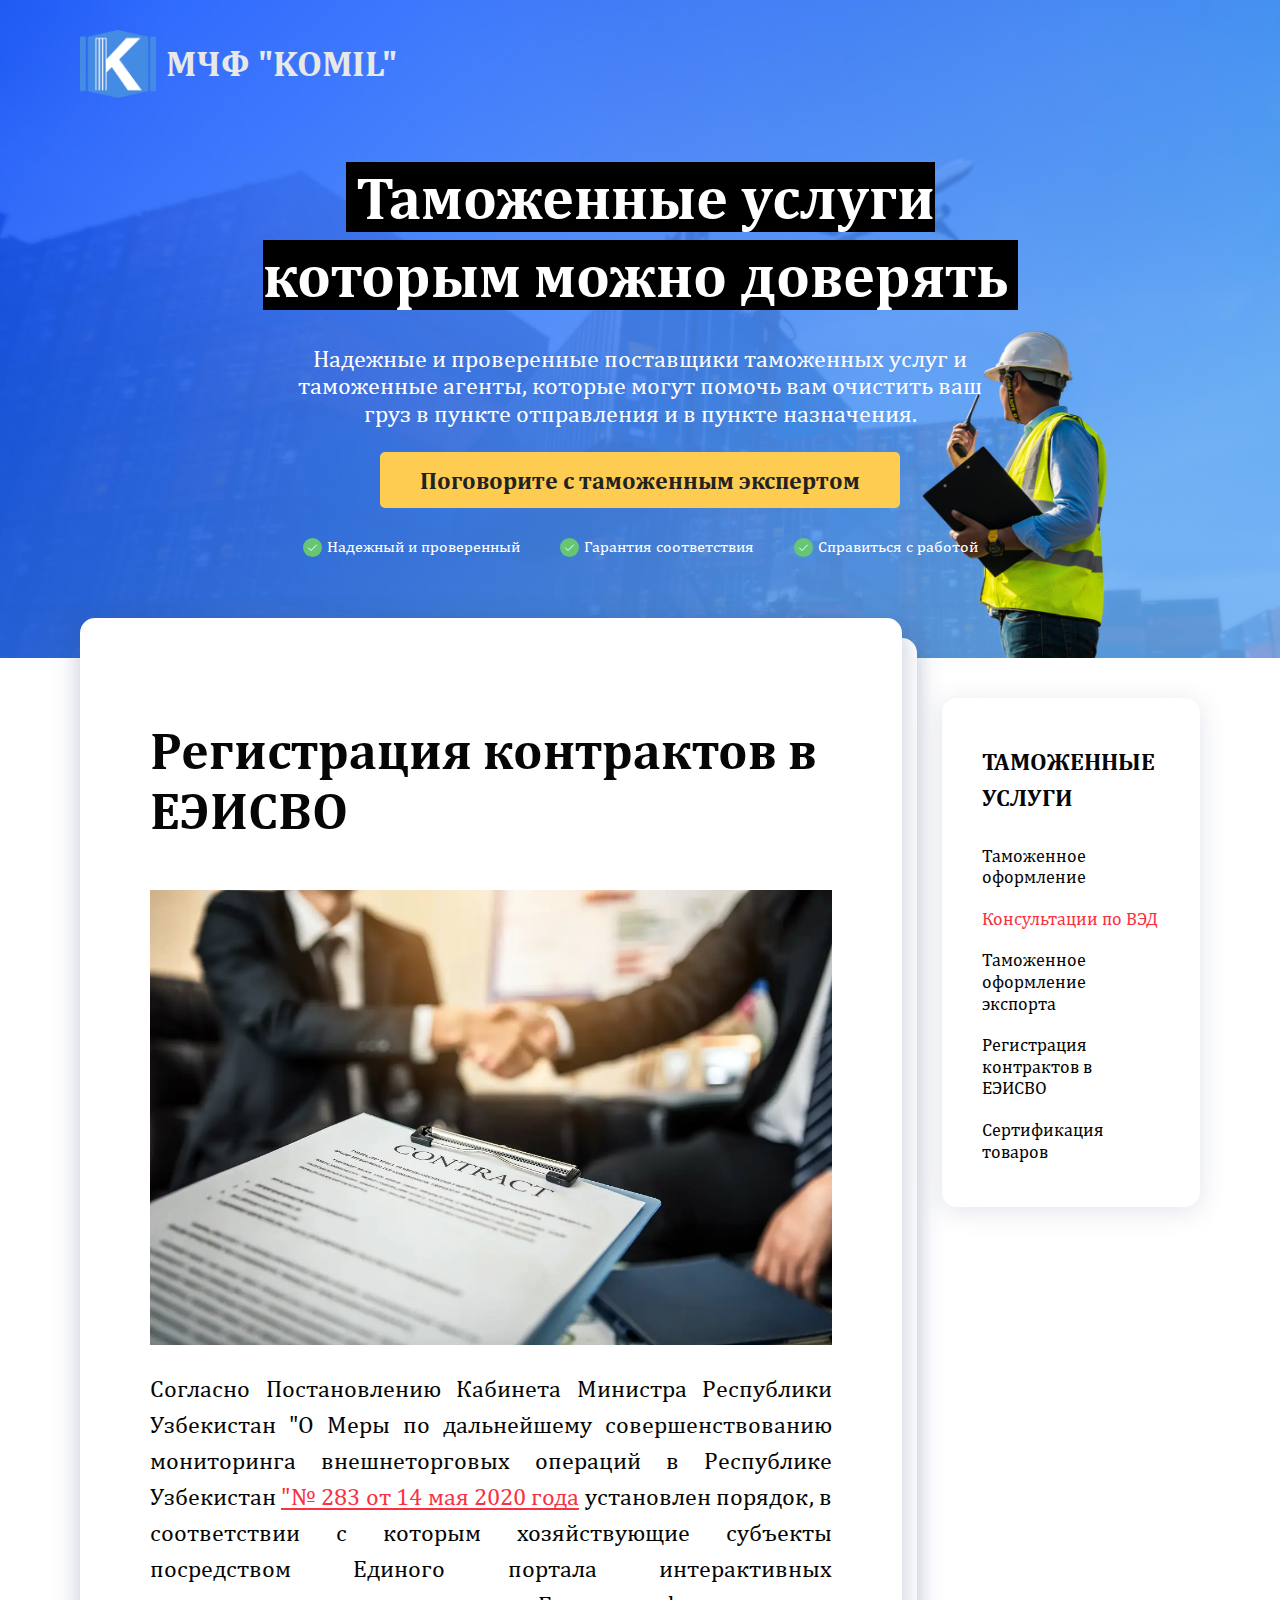
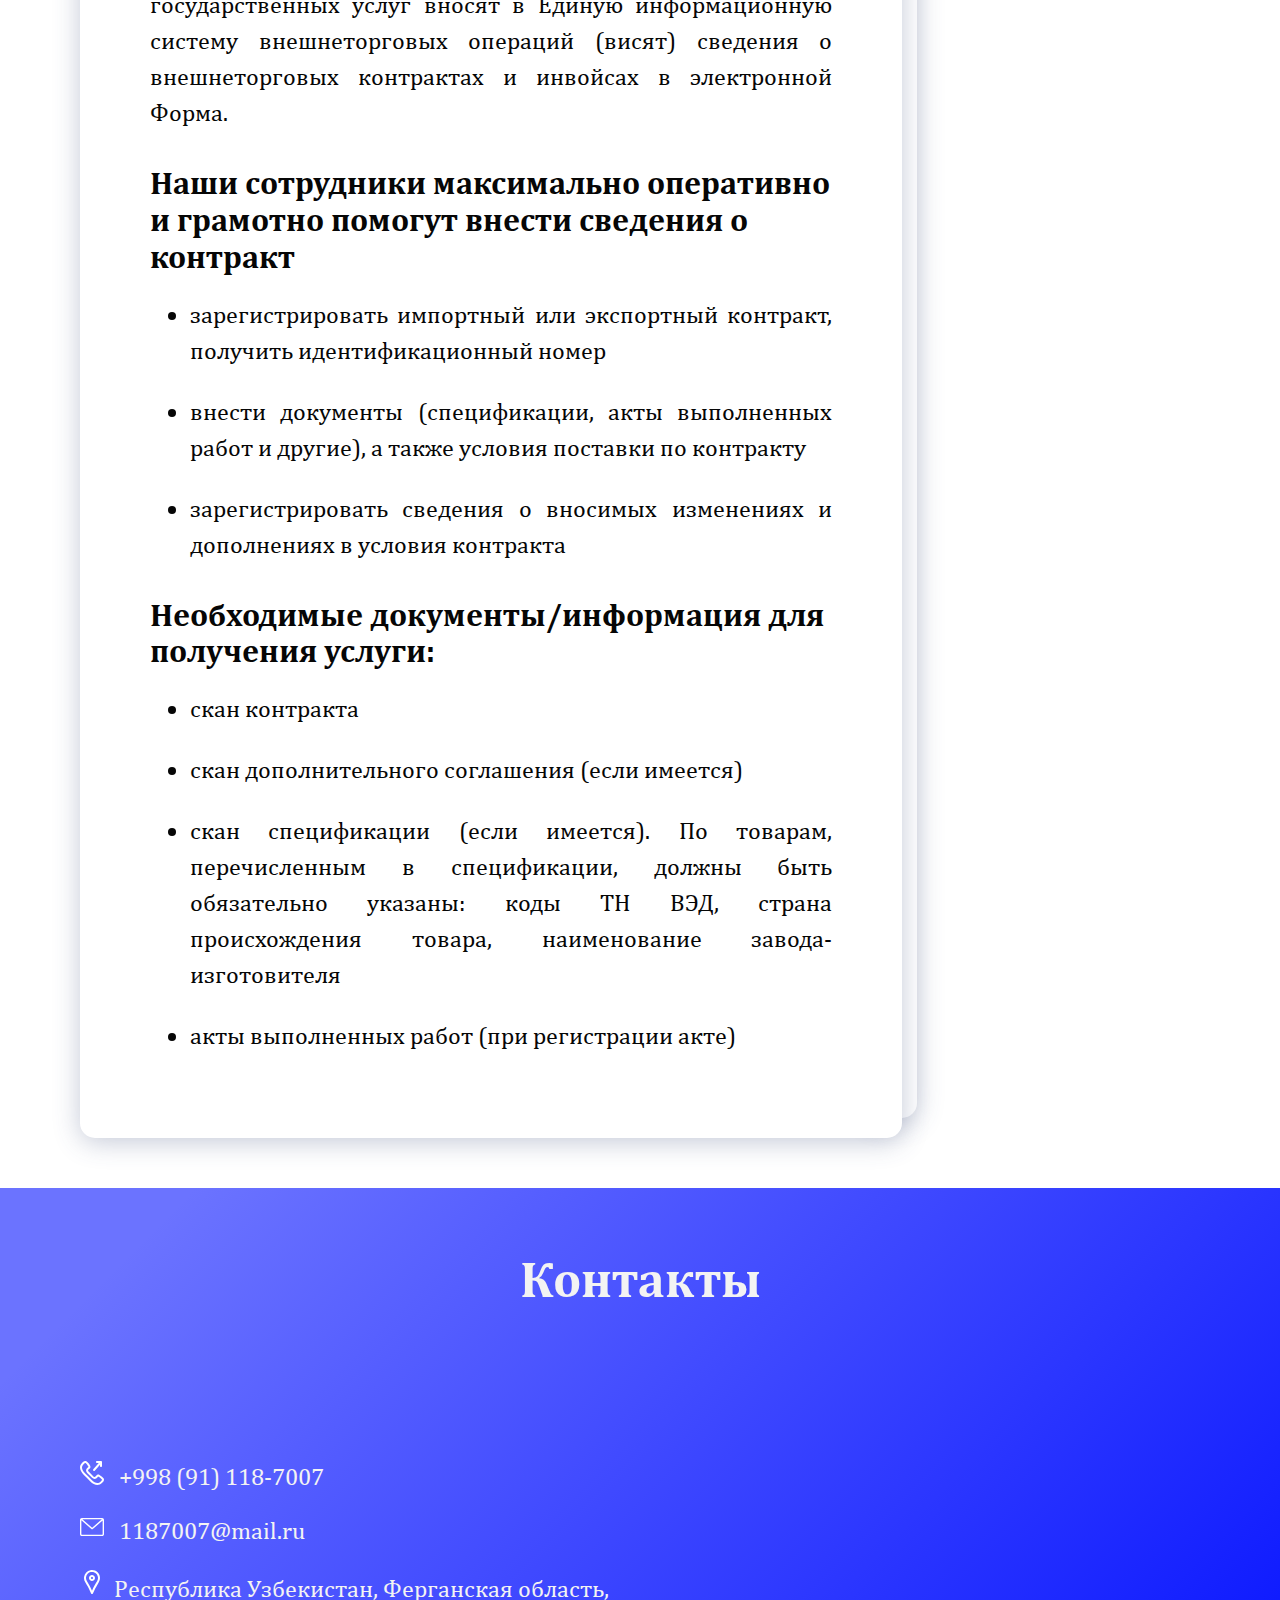
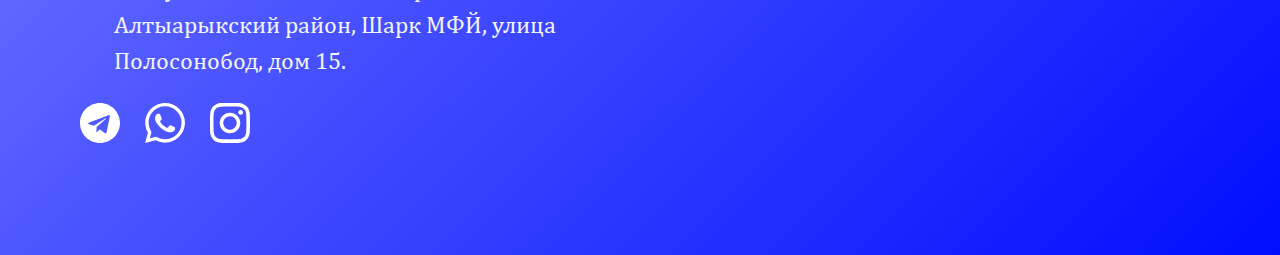
<file: contracts.html>
<!DOCTYPE html>
<html lang="ru">

<head>
   <meta charset="UTF-8" />
   <meta http-equiv="X-UA-Compatible" content="IE=edge" />
   <meta name="viewport" content="width=device-width, initial-scale=1.0" />
   <title>Декларант в Фергане</title>
   <link rel="stylesheet" href="/css/main.css" />
   <!-- FAVICONS -->
   <link rel="apple-touch-icon" sizes="180x180" href="/apple-touch-icon.png">
   <link rel="icon" type="image/png" sizes="32x32" href="/favicon-32x32.png">
   <link rel="icon" type="image/png" sizes="16x16" href="/favicon-16x16.png">
   <link rel="manifest" href="/site.webmanifest">
   <link rel="mask-icon" href="/safari-pinned-tab.svg" color="#5bbad5">
   <meta name="msapplication-TileColor" content="#603cba">
   <meta name="theme-color" content="#603cba">
</head>

<body>
   <header class="clearance__header">
      <div class="container header__container">
         <nav class="header__nav clearance__header__nav">
            <a class="header__nav__logo clearance__header__nav__logo" href="/index.html">
               <img class="header__nav__logo__img" src="/img/Logo komil psd.png" width="86" height="80"
                  alt="Декларант в фергане"> МЧФ "KOMIL"
            </a>

         </nav>
      </div>

      <div class="clearance__hero">
         <div class="container clearance__container">
            <h1 class="clearance__hero__title"> <span class="text-black-bg">Таможенные услуги <br>
                  которым можно доверять</span></h1>
            <p class="clearance__hero__desc">Надежные и проверенные поставщики таможенных услуг и таможенные агенты,
               которые могут
               помочь вам очистить ваш груз в пункте отправления и в пункте назначения.</p>

            <a href="tel:998911187007" class="clearance__hero__button__link">Поговорите с таможенным экспертом</a>

            <ul class="clearance__hero__trust">
               <li class="clearance__hero__trust__item">Надежный и проверенный</li>
               <li class="clearance__hero__trust__item">Гарантия соответствия</li>
               <li class="clearance__hero__trust__item">Справиться с работой</li>
            </ul>
         </div>
      </div>
   </header>

   <section class="blog-post">
      <div class="container blog-post__container">
         <div class="post">
            <h2 class="post__title">Регистрация контрактов в ЕЭИСВО</h2>
            <div class="post-thumb">
               <img class="post-thumb__image" src="/img/contract.webp" alt="Декларант в фергане">
            </div>
            <div class="post-content">
               <p class="post__text">Согласно Постановлению Кабинета Министра Республики Узбекистан "О Меры по
                  дальнейшему совершенствованию мониторинга внешнеторговых операций в Республике Узбекистан <a
                     class="post__text__link" href="https://lex.uz/ru/docs/4812424" target="_blank">"№ 283 от 14
                     мая 2020 года</a> установлен порядок, в соответствии с которым хозяйствующие субъекты посредством
                  Единого
                  портала интерактивных государственных услуг вносят в Единую информационную систему внешнеторговых
                  операций (висят) сведения о внешнеторговых контрактах и инвойсах в электронной Форма.</p>

               <h3 class="post-content__title">Наши сотрудники максимально оперативно и грамотно помогут внести сведения
                  о контракт</h3>

               <ul class="post-content__list">
                  <li class="post-content__item">зарегистрировать импортный или экспортный контракт, получить
                     идентификационный номер</li>
                  <li class="post-content__item">внести документы (спецификации, акты выполненных работ и другие), а
                     также условия поставки по контракту</li>
                  <li class="post-content__item">зарегистрировать сведения о вносимых изменениях и дополнениях в условия
                     контракта</li>
               </ul>

               <h3 class="post-content__title">Необходимые документы/информация для получения услуги:</h3>

               <ul class="post-content__list">
                  <li class="post-content__item">скан контракта</li>
                  <li class="post-content__item">скан дополнительного соглашения (если имеется)</li>
                  <li class="post-content__item">скан спецификации (если имеется). По товарам, перечисленным в
                     спецификации, должны быть обязательно указаны: коды ТН ВЭД, страна происхождения товара,
                     наименование завода-изготовителя</li>
                  <li class="post-content__item">акты выполненных работ (при регистрации акте)</li>
               </ul>

            </div>
         </div>

         <div class="sidebar">
            <div class="sidebar__wrapper">
               <h2 class="sidebar__title">ТАМОЖЕННЫЕ УСЛУГИ</h2>
               <ul class="sidebar__list">
                  <li class="sidebar__item"><a href="https://decl.uz/tamozhennoe-oformlenie.html"
                        class="sidebar__item__link">Таможенное оформление</a></li>
                  <li class="sidebar__item"><a href="#" class="sidebar__item__link selected">Консультации по ВЭД</a>
                  </li>
                  <li class="sidebar__item"><a href="https://decl.uz/eksport.html"
                        class="sidebar__item__link">Таможенное оформление экспорта</a>
                  </li>
                  <li class="sidebar__item"><a href="https://decl.uz/contract.html"
                        class="sidebar__item__link">Регистрация контрактов в ЕЭИСВО</a>
                  </li>
                  <li class="sidebar__item"><a href="https://decl.uz/sertification.html"
                        class="sidebar__item__link">Сертификация товаров</a></li>
               </ul>
            </div>
         </div>
      </div>
   </section>

   <footer class="contact">
      <h2 class="section-title">Контакты</h2>
      <div class="container contact__container">
         <ul class="contact__list">
            <li class="contact__item">
               <?xml version="1.0" encoding="iso-8859-1"?><svg class="svg contact__svg" version="1.1" id="Layer_1"
                  xmlns="http://www.w3.org/2000/svg" xmlns:xlink="http://www.w3.org/1999/xlink" x="0px" y="0px"
                  viewBox="0 0 512.457 512.457" style="enable-background:new 0 0 512.457 512.457;" xml:space="preserve">
                  <g transform="translate(-1)">
                     <g>
                        <g>
                           <path d="M506.847,376.188c-2.506-4.739-5.667-9.463-9.428-14.215c-8.571-10.83-20.227-21.791-34.287-32.906
				c-9.809-7.755-20.237-15.145-30.657-21.961c-6.267-4.1-11.191-7.129-14.123-8.847c-24.749-14.092-53.262-12.224-67.987,11.507
				c-0.684,0.812-1.553,1.841-2.567,3.034c-2.772,3.26-5.585,6.516-8.252,9.535c-0.576,0.651-0.576,0.651-1.151,1.298
				c-4.427,4.973-8.479,9.158-8.33,9.057c-16.299,11.031-26.909,10.163-41.279-4.208L184.976,224.674
				c-14.37-14.37-15.239-24.98-4.201-41.289c-0.107,0.158,4.078-3.894,9.051-8.321c0.647-0.575,0.647-0.575,1.298-1.151
				c3.019-2.667,6.275-5.48,9.535-8.252c1.193-1.014,2.221-1.884,3.034-2.567c23.731-14.725,25.602-43.232,11.64-67.756
				c-1.851-3.163-4.88-8.086-8.98-14.354c-6.816-10.42-14.206-20.848-21.961-30.657c-11.114-14.06-22.076-25.716-32.906-34.287
				c-4.752-3.761-9.477-6.922-14.222-9.432c-22.077-11.67-49.146-7.606-66.816,10.03L47.514,39.593
				c-76.079,76.079-55.111,166.746,35.804,257.661l66.43,66.451l66.458,66.437c90.913,90.913,181.581,111.881,257.666,35.795
				l22.919-22.94C514.45,425.372,518.531,398.258,506.847,376.188z M466.629,412.82l-22.934,22.955
				c-55.66,55.66-120.958,40.559-197.322-35.804l-66.456-66.434l-66.427-66.448c-76.366-76.366-91.467-141.664-35.8-197.331
				l22.919-22.94c4.408-4.4,11.174-5.415,16.709-2.489c2.276,1.204,4.866,2.937,7.688,5.17c7.823,6.191,16.675,15.605,25.913,27.291
				c6.887,8.712,13.561,18.13,19.727,27.554c3.689,5.64,6.357,9.977,7.74,12.337c3.849,6.764,3.612,9.72,2.477,10.358l-3.217,2.217
				c-0.944,0.787-2.561,2.147-4.631,3.907c-3.449,2.934-6.901,5.915-10.144,8.78c-0.708,0.627-0.708,0.627-1.418,1.257
				c-8.44,7.514-13.205,12.127-16.009,16.265c-22.372,33.057-19.645,66.377,9.36,95.382l103.808,103.808
				c29.005,29.005,62.325,31.733,95.373,9.367c4.147-2.81,8.76-7.575,16.274-16.015c0.63-0.709,0.63-0.709,1.257-1.418
				c2.865-3.243,5.847-6.695,8.78-10.144c1.76-2.069,3.12-3.686,3.907-4.631l2.217-3.217c0.637-1.135,3.594-1.371,10.589,2.611
				c2.129,1.25,6.466,3.918,12.106,7.607c9.425,6.165,18.842,12.839,27.555,19.727c11.686,9.238,21.099,18.09,27.29,25.913
				c2.233,2.821,3.966,5.412,5.173,7.693C472.054,401.66,471.037,408.42,466.629,412.82z" />
                           <path d="M286.072,208.055c8.867,7.759,22.344,6.86,30.103-2.007L428.12,78.111v28.556c0,11.782,9.551,21.333,21.333,21.333
				c11.782,0,21.333-9.551,21.333-21.333V21.334c0-0.219-0.026-0.43-0.033-0.647c-0.012-0.385-0.026-0.768-0.058-1.152
				c-0.029-0.347-0.073-0.689-0.118-1.031c-0.045-0.339-0.093-0.676-0.154-1.012c-0.067-0.365-0.146-0.725-0.231-1.083
				c-0.074-0.313-0.152-0.623-0.24-0.933c-0.102-0.357-0.214-0.708-0.334-1.058c-0.106-0.31-0.217-0.618-0.338-0.924
				c-0.13-0.328-0.268-0.651-0.414-0.971c-0.144-0.319-0.295-0.634-0.456-0.947c-0.151-0.293-0.31-0.581-0.474-0.866
				c-0.184-0.319-0.373-0.635-0.575-0.946c-0.175-0.27-0.358-0.534-0.545-0.796c-0.214-0.3-0.432-0.596-0.663-0.886
				c-0.212-0.267-0.435-0.525-0.659-0.782c-0.228-0.26-0.457-0.518-0.699-0.769c-0.267-0.277-0.547-0.54-0.828-0.802
				c-0.159-0.148-0.301-0.307-0.466-0.451c-0.075-0.066-0.156-0.119-0.232-0.183c-0.307-0.261-0.627-0.505-0.948-0.749
				c-0.245-0.186-0.486-0.377-0.736-0.55c-0.313-0.217-0.639-0.414-0.963-0.614c-0.275-0.17-0.547-0.347-0.827-0.503
				c-0.313-0.174-0.638-0.326-0.96-0.484c-0.304-0.149-0.605-0.307-0.914-0.44c-0.318-0.138-0.646-0.252-0.972-0.375
				c-0.325-0.122-0.647-0.252-0.976-0.357c-0.321-0.103-0.652-0.183-0.98-0.271c-0.346-0.093-0.69-0.192-1.039-0.267
				c-0.315-0.068-0.636-0.113-0.956-0.167c-0.375-0.063-0.75-0.129-1.127-0.172c-0.303-0.034-0.611-0.049-0.917-0.071
				c-0.402-0.028-0.803-0.055-1.205-0.061C449.65,0.014,449.554,0,449.454,0H364.12c-11.782,0-21.333,9.551-21.333,21.333
				c0,11.782,9.551,21.333,21.333,21.333h38.32L284.065,177.952C276.307,186.819,277.205,200.297,286.072,208.055z" />
                        </g>
                     </g>
                  </g>
                  <g>
                  </g>
                  <g>
                  </g>
                  <g>
                  </g>
                  <g>
                  </g>
                  <g>
                  </g>
                  <g>
                  </g>
                  <g>
                  </g>
                  <g>
                  </g>
                  <g>
                  </g>
                  <g>
                  </g>
                  <g>
                  </g>
                  <g>
                  </g>
                  <g>
                  </g>
                  <g>
                  </g>
                  <g>
                  </g>
               </svg>

               <a class="contact__item__link" href="+998911187007">+998 (91) 118-7007</a>
            </li>

            <li class="contact__item">
               <?xml version="1.0" encoding="iso-8859-1"?><svg class="svg contact__svg" version="1.1" id="Capa_1"
                  xmlns="http://www.w3.org/2000/svg" xmlns:xlink="http://www.w3.org/1999/xlink" x="0px" y="0px"
                  viewBox="0 0 474 474" style="enable-background:new 0 0 474 474;" xml:space="preserve">
                  <g>
                     <path d="M437.5,59.3h-401C16.4,59.3,0,75.7,0,95.8v282.4c0,20.1,16.4,36.5,36.5,36.5h401c20.1,0,36.5-16.4,36.5-36.5V95.8
		C474,75.7,457.6,59.3,437.5,59.3z M432.2,86.3L239.5,251.1L46.8,86.3H432.2z M447,378.2c0,5.2-4.3,9.5-9.5,9.5h-401
		c-5.2,0-9.5-4.3-9.5-9.5V104.9l203.7,174.2c0.1,0.1,0.3,0.2,0.4,0.3c0.1,0.1,0.3,0.2,0.4,0.3c0.3,0.2,0.5,0.4,0.8,0.5
		c0.1,0.1,0.2,0.1,0.3,0.2c0.4,0.2,0.8,0.4,1.2,0.6c0.1,0,0.2,0.1,0.3,0.1c0.3,0.1,0.6,0.3,1,0.4c0.1,0,0.3,0.1,0.4,0.1
		c0.3,0.1,0.6,0.2,0.9,0.2c0.1,0,0.3,0.1,0.4,0.1c0.3,0.1,0.7,0.1,1,0.2c0.1,0,0.2,0,0.3,0c0.4,0,0.9,0.1,1.3,0.1l0,0l0,0
		c0.4,0,0.9,0,1.3-0.1c0.1,0,0.2,0,0.3,0c0.3,0,0.7-0.1,1-0.2c0.1,0,0.3-0.1,0.4-0.1c0.3-0.1,0.6-0.2,0.9-0.2c0.1,0,0.3-0.1,0.4-0.1
		c0.3-0.1,0.6-0.2,1-0.4c0.1,0,0.2-0.1,0.3-0.1c0.4-0.2,0.8-0.4,1.2-0.6c0.1-0.1,0.2-0.1,0.3-0.2c0.3-0.2,0.5-0.3,0.8-0.5
		c0.1-0.1,0.3-0.2,0.4-0.3c0.1-0.1,0.3-0.2,0.4-0.3L447,109.2V378.2z" />
                  </g>
                  <g>
                  </g>
                  <g>
                  </g>
                  <g>
                  </g>
                  <g>
                  </g>
                  <g>
                  </g>
                  <g>
                  </g>
                  <g>
                  </g>
                  <g>
                  </g>
                  <g>
                  </g>
                  <g>
                  </g>
                  <g>
                  </g>
                  <g>
                  </g>
                  <g>
                  </g>
                  <g>
                  </g>
                  <g>
                  </g>
               </svg>

               <a class="contact__item__link" href="mailto:1187007@mail.ru">1187007@mail.ru</a>
            </li>

            <li class="address contact__item">
               <?xml version="1.0" encoding="iso-8859-1"?><svg class="svg contact__svg" version="1.1" id="Layer_1"
                  xmlns="http://www.w3.org/2000/svg" xmlns:xlink="http://www.w3.org/1999/xlink" x="0px" y="0px"
                  viewBox="0 0 511.985 511.985" style="enable-background:new 0 0 511.985 511.985;" xml:space="preserve">
                  <g>
                     <g>
                        <g>
                           <path
                              d="M222,3.277C153.477,16.59,99.111,72.751,87.702,141.764c-6.79,41.231,1.13,81.857,21.702,116.271
                           c2.35,3.928,4.199,7.011,8.39,14l0.967,1.613c41.753,69.614,59.977,101.895,79.073,142.806l38.825,83.218
                           c7.659,16.416,31.001,16.419,38.664,0.004l34.965-74.901c19.287-41.357,37.562-74.11,79.19-144.553l1.062-1.797
                           c6.181-10.459,9.139-15.472,12.673-21.482c15.271-25.943,23.445-55.54,23.445-86.29C426.659,63.541,329.368-17.545,222,3.277z
                            M366.44,235.307c-3.518,5.984-6.466,10.977-12.631,21.41l-1.062,1.797c-42.326,71.624-61.063,105.204-81.123,148.219
                           l-15.625,33.472l-19.5-41.795c-19.925-42.687-38.643-75.842-81.147-146.709l-0.967-1.613c-4.187-6.981-6.027-10.051-8.363-13.954
                           c-15.428-25.808-21.358-56.232-16.222-87.425c8.504-51.443,49.357-93.645,100.331-103.549
                           c80.922-15.693,153.862,45.096,153.862,125.49C383.993,193.74,377.88,215.872,366.44,235.307z" />
                           <path d="M255.993,106.652c-35.355,0-64,28.645-64,64s28.645,64,64,64s64-28.645,64-64S291.348,106.652,255.993,106.652z
                            M255.993,191.985c-11.791,0-21.333-9.542-21.333-21.333s9.542-21.333,21.333-21.333c11.791,0,21.333,9.542,21.333,21.333
                           S267.784,191.985,255.993,191.985z" />
                        </g>
                     </g>
                  </g>
                  <g>
                  </g>
                  <g>
                  </g>
                  <g>
                  </g>
                  <g>
                  </g>
                  <g>
                  </g>
                  <g>
                  </g>
                  <g>
                  </g>
                  <g>
                  </g>
                  <g>
                  </g>
                  <g>
                  </g>
                  <g>
                  </g>
                  <g>
                  </g>
                  <g>
                  </g>
                  <g>
                  </g>
                  <g>
                  </g>
               </svg>

               <p class="address__link contact__item__link">Республика Узбекистан, Ферганская область, Алтыарыкский
                  район, Шарк МФЙ, улица Полосонобод, дом 15.</p>
            </li>

            <div class="social">
               <a class="social__link" href="t.me/oybek94">
                  <svg class="svg telegram__svg" width="24px" height="24px" viewBox="0 0 24 24"
                     xmlns="http://www.w3.org/2000/svg">
                     <path
                        d="m12 0c-6.627 0-12 5.373-12 12s5.373 12 12 12 12-5.373 12-12c0-6.627-5.373-12-12-12zm5.894 8.221-1.97 9.28c-.145.658-.537.818-1.084.508l-3-2.21-1.446 1.394c-.14.18-.357.295-.6.295-.002 0-.003 0-.005 0l.213-3.054 5.56-5.022c.24-.213-.054-.334-.373-.121l-6.869 4.326-2.96-.924c-.64-.203-.658-.64.135-.954l11.566-4.458c.538-.196 1.006.128.832.941z" />
                  </svg>
               </a>
               <a class="social__link" href="wa.me/998911187007">
                  <svg class="svg whatsapp__svg" width="24px" height="24px" viewBox="0 0 24 24" role="img"
                     xmlns="http://www.w3.org/2000/svg">
                     <title>WhatsApp icon</title>
                     <path
                        d="M17.472 14.382c-.297-.149-1.758-.867-2.03-.967-.273-.099-.471-.148-.67.15-.197.297-.767.966-.94 1.164-.173.199-.347.223-.644.075-.297-.15-1.255-.463-2.39-1.475-.883-.788-1.48-1.761-1.653-2.059-.173-.297-.018-.458.13-.606.134-.133.298-.347.446-.52.149-.174.198-.298.298-.497.099-.198.05-.371-.025-.52-.075-.149-.669-1.612-.916-2.207-.242-.579-.487-.5-.669-.51-.173-.008-.371-.01-.57-.01-.198 0-.52.074-.792.372-.272.297-1.04 1.016-1.04 2.479 0 1.462 1.065 2.875 1.213 3.074.149.198 2.096 3.2 5.077 4.487.709.306 1.262.489 1.694.625.712.227 1.36.195 1.871.118.571-.085 1.758-.719 2.006-1.413.248-.694.248-1.289.173-1.413-.074-.124-.272-.198-.57-.347m-5.421 7.403h-.004a9.87 9.87 0 01-5.031-1.378l-.361-.214-3.741.982.998-3.648-.235-.374a9.86 9.86 0 01-1.51-5.26c.001-5.45 4.436-9.884 9.888-9.884 2.64 0 5.122 1.03 6.988 2.898a9.825 9.825 0 012.893 6.994c-.003 5.45-4.437 9.884-9.885 9.884m8.413-18.297A11.815 11.815 0 0012.05 0C5.495 0 .16 5.335.157 11.892c0 2.096.547 4.142 1.588 5.945L.057 24l6.305-1.654a11.882 11.882 0 005.683 1.448h.005c6.554 0 11.89-5.335 11.893-11.893a11.821 11.821 0 00-3.48-8.413Z" />
                  </svg>
               </a>
               <a class="social__link" href="https://instagram.com/oybek.tursunboev">
                  <svg class="svg intagram__svg" width="24px" height="24px" viewBox="0 0 24 24" role="img"
                     xmlns="http://www.w3.org/2000/svg">
                     <title>Instagram icon</title>
                     <path
                        d="M12 0C8.74 0 8.333.015 7.053.072 5.775.132 4.905.333 4.14.63c-.789.306-1.459.717-2.126 1.384S.935 3.35.63 4.14C.333 4.905.131 5.775.072 7.053.012 8.333 0 8.74 0 12s.015 3.667.072 4.947c.06 1.277.261 2.148.558 2.913.306.788.717 1.459 1.384 2.126.667.666 1.336 1.079 2.126 1.384.766.296 1.636.499 2.913.558C8.333 23.988 8.74 24 12 24s3.667-.015 4.947-.072c1.277-.06 2.148-.262 2.913-.558.788-.306 1.459-.718 2.126-1.384.666-.667 1.079-1.335 1.384-2.126.296-.765.499-1.636.558-2.913.06-1.28.072-1.687.072-4.947s-.015-3.667-.072-4.947c-.06-1.277-.262-2.149-.558-2.913-.306-.789-.718-1.459-1.384-2.126C21.319 1.347 20.651.935 19.86.63c-.765-.297-1.636-.499-2.913-.558C15.667.012 15.26 0 12 0zm0 2.16c3.203 0 3.585.016 4.85.071 1.17.055 1.805.249 2.227.415.562.217.96.477 1.382.896.419.42.679.819.896 1.381.164.422.36 1.057.413 2.227.057 1.266.07 1.646.07 4.85s-.015 3.585-.074 4.85c-.061 1.17-.256 1.805-.421 2.227-.224.562-.479.96-.899 1.382-.419.419-.824.679-1.38.896-.42.164-1.065.36-2.235.413-1.274.057-1.649.07-4.859.07-3.211 0-3.586-.015-4.859-.074-1.171-.061-1.816-.256-2.236-.421-.569-.224-.96-.479-1.379-.899-.421-.419-.69-.824-.9-1.38-.165-.42-.359-1.065-.42-2.235-.045-1.26-.061-1.649-.061-4.844 0-3.196.016-3.586.061-4.861.061-1.17.255-1.814.42-2.234.21-.57.479-.96.9-1.381.419-.419.81-.689 1.379-.898.42-.166 1.051-.361 2.221-.421 1.275-.045 1.65-.06 4.859-.06l.045.03zm0 3.678c-3.405 0-6.162 2.76-6.162 6.162 0 3.405 2.76 6.162 6.162 6.162 3.405 0 6.162-2.76 6.162-6.162 0-3.405-2.76-6.162-6.162-6.162zM12 16c-2.21 0-4-1.79-4-4s1.79-4 4-4 4 1.79 4 4-1.79 4-4 4zm7.846-10.405c0 .795-.646 1.44-1.44 1.44-.795 0-1.44-.646-1.44-1.44 0-.794.646-1.439 1.44-1.439.793-.001 1.44.645 1.44 1.439z" />
                  </svg>
               </a>
            </div>
         </ul>

         <div class="contact__map">
            <iframe
               src="https://www.google.com/maps/embed?pb=!1m18!1m12!1m3!1d3082.5228323674883!2d71.49590921135507!3d40.362643867599544!2m3!1f0!2f0!3f0!3m2!1i1024!2i768!4f13.1!3m3!1m2!1s0x38ae8b47133df80f%3A0xf68322fc472d2748!2z0JzQp9CkICJLT01JTCI!5e0!3m2!1sru!2s!4v1651077502065!5m2!1sru!2s"
               width="650" height="400" style="border:0;" allowfullscreen="" loading="lazy"
               referrerpolicy="no-referrer-when-downgrade"></iframe>
         </div>
      </div>
   </footer>


</body>

</html>
</file>
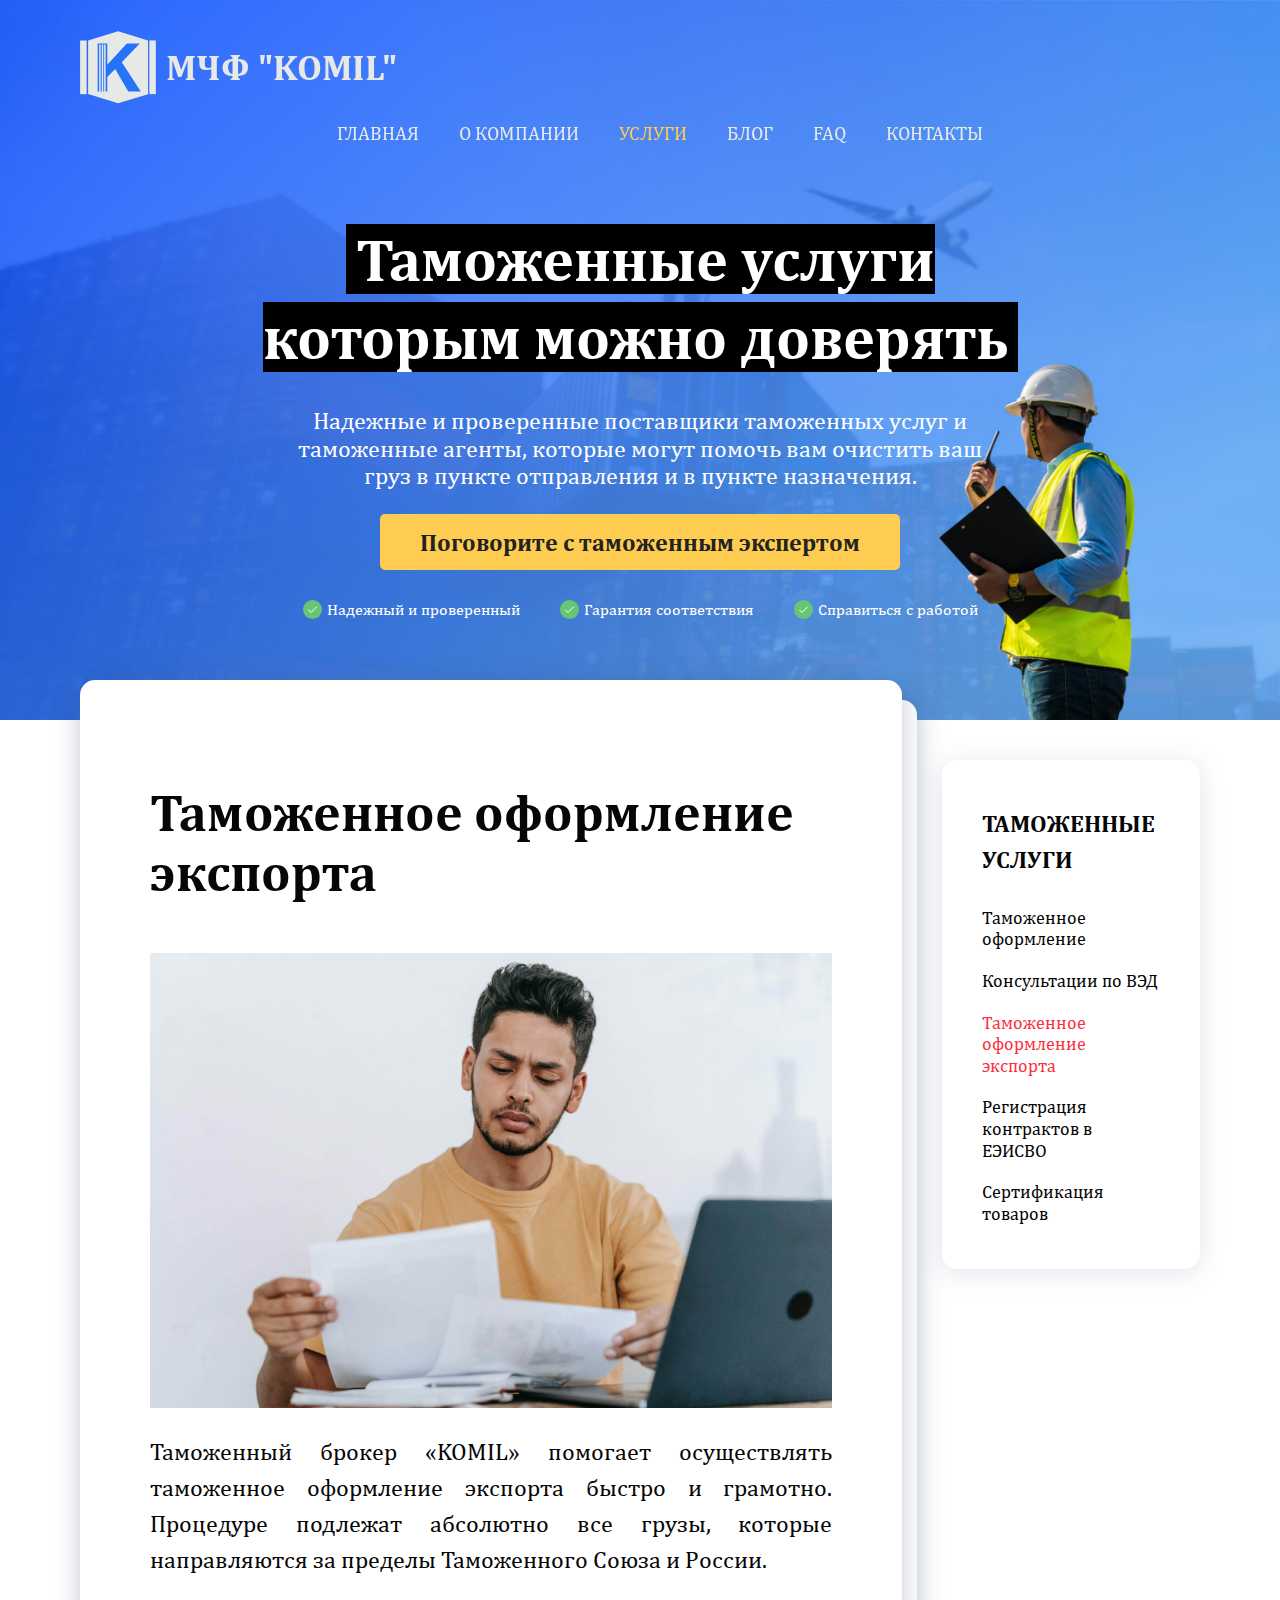
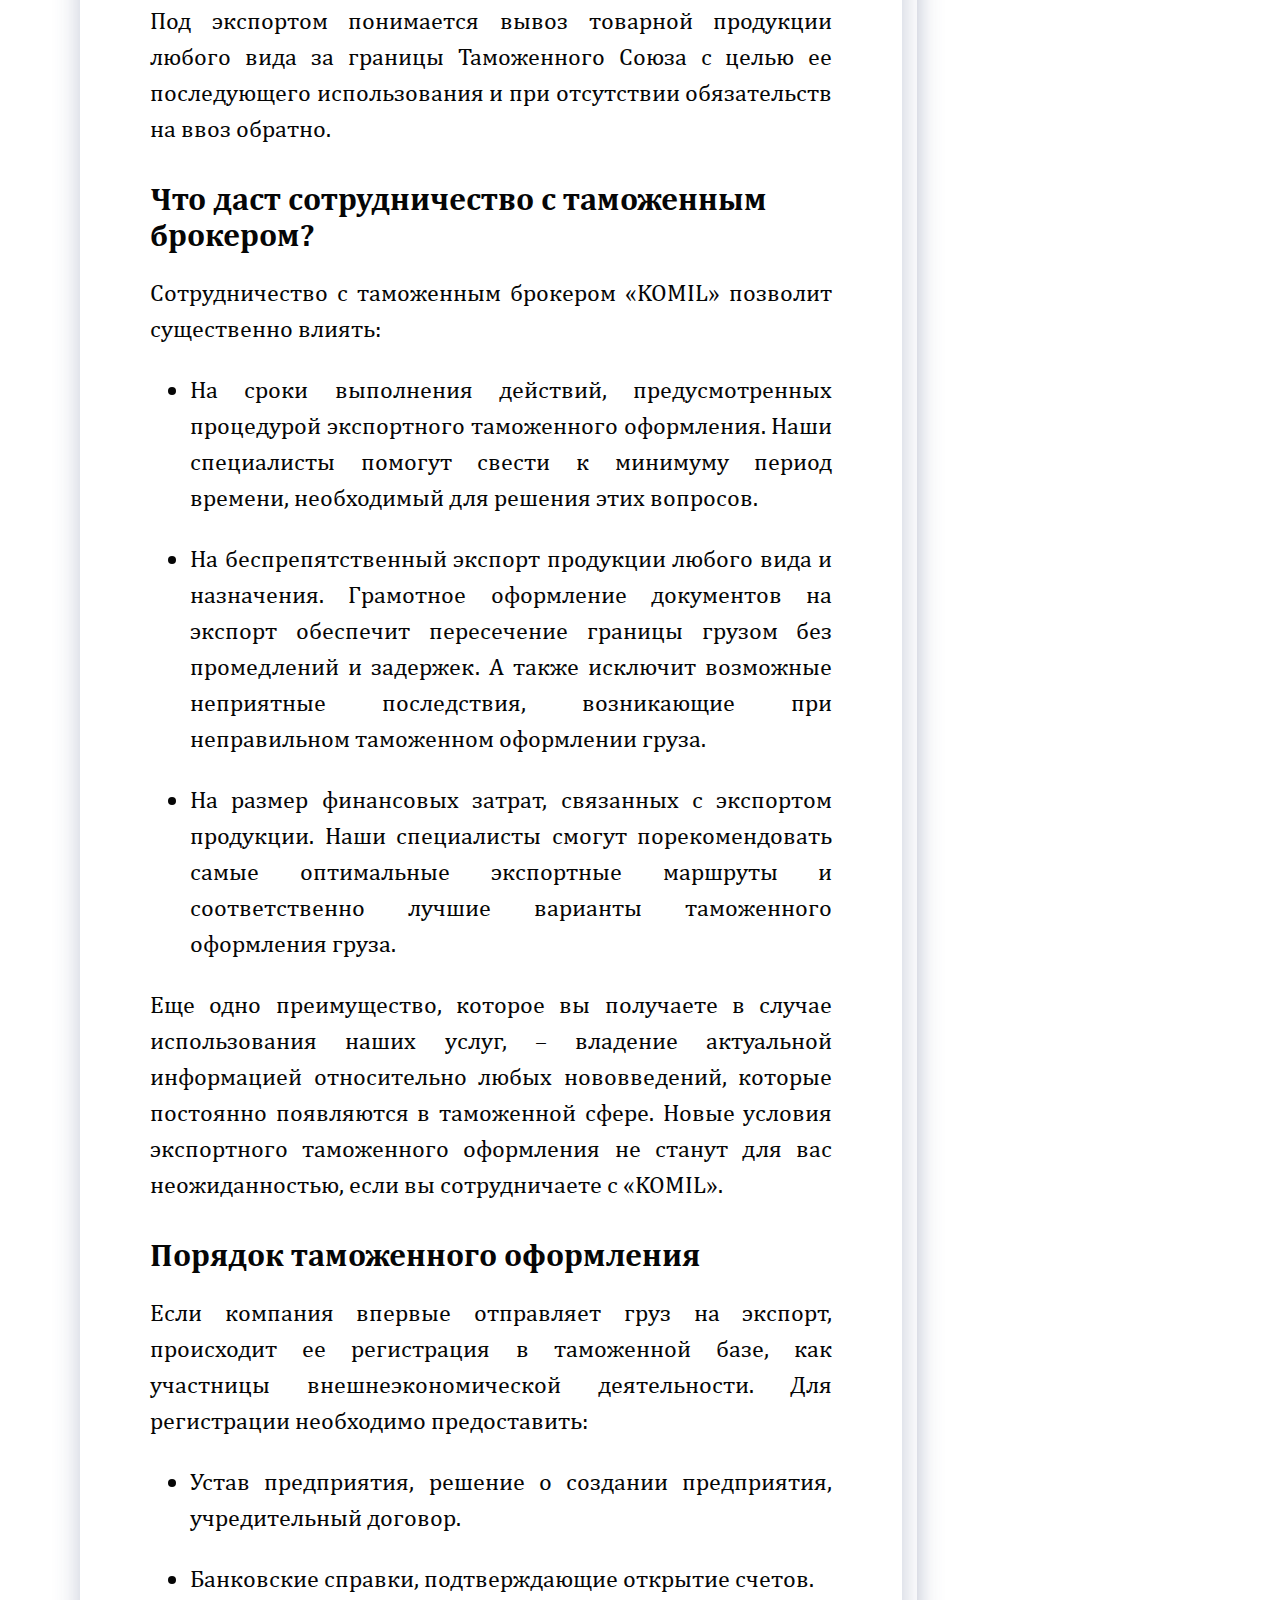
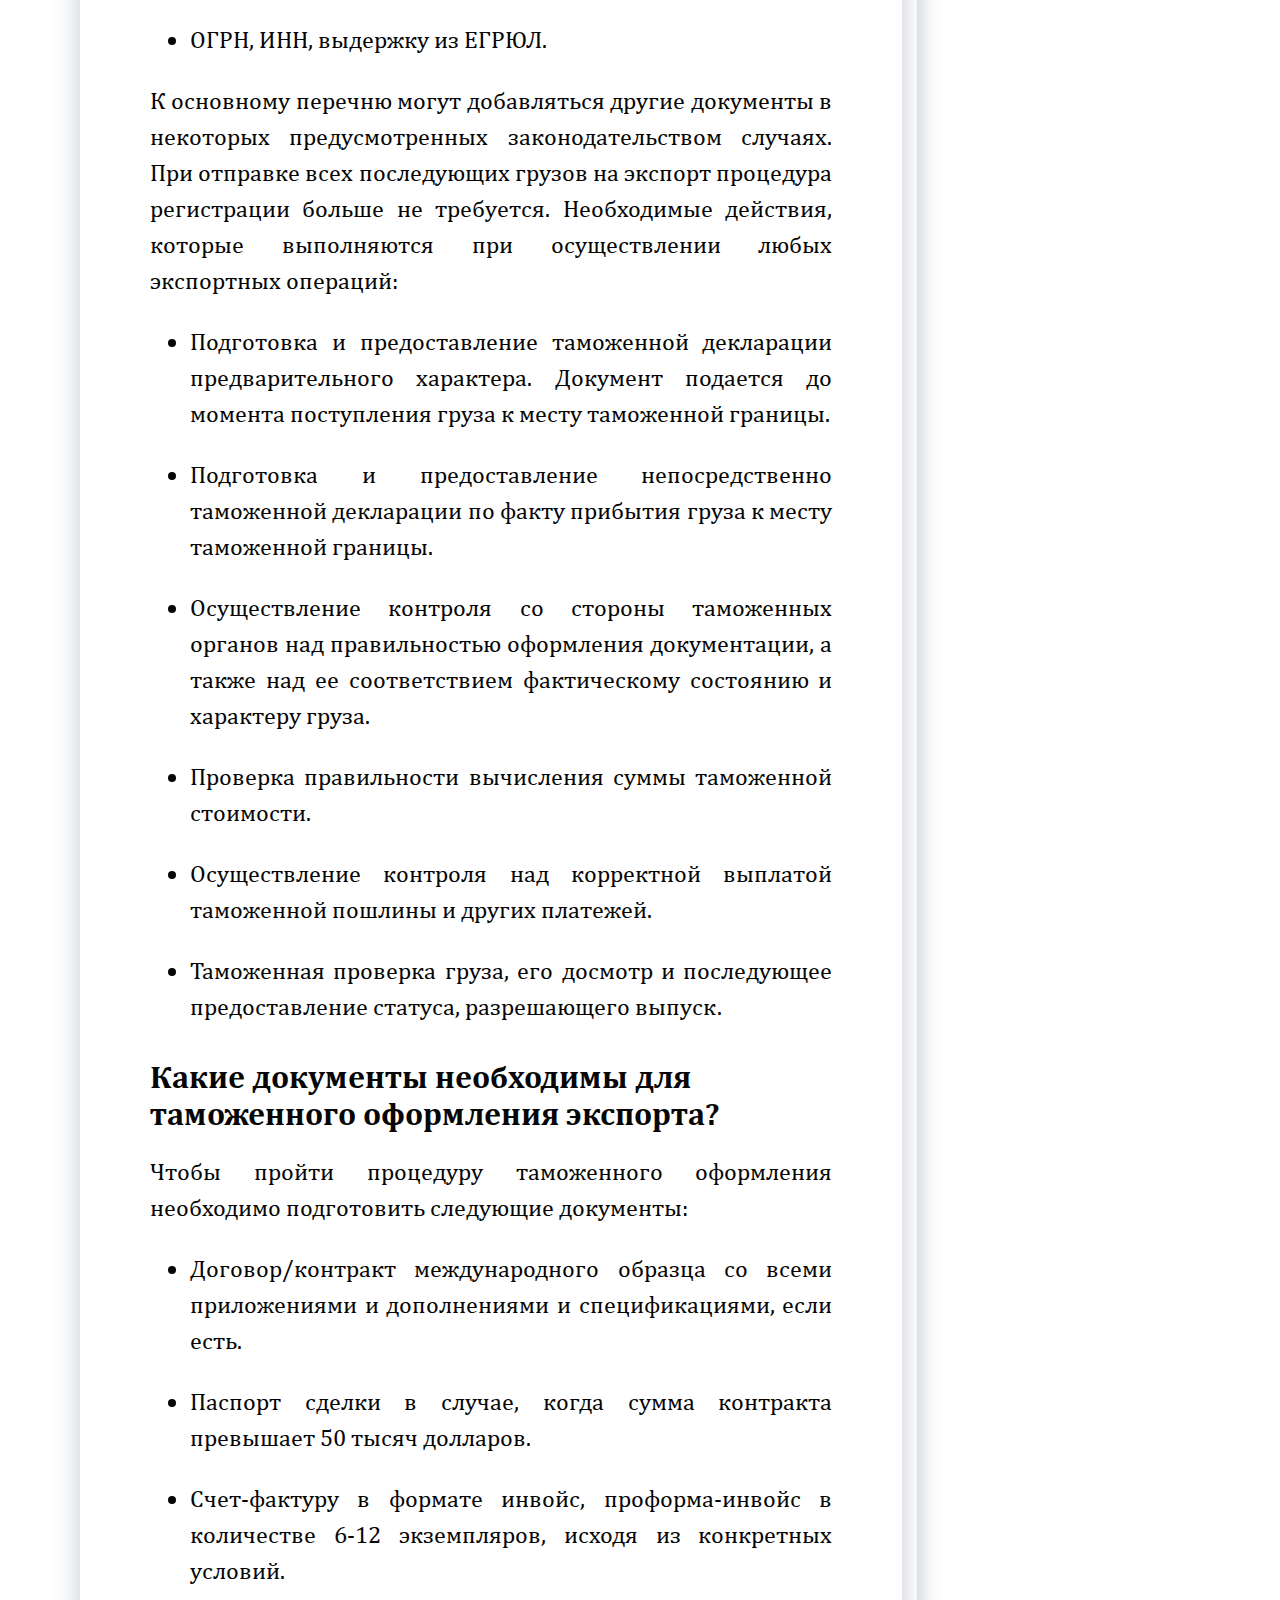
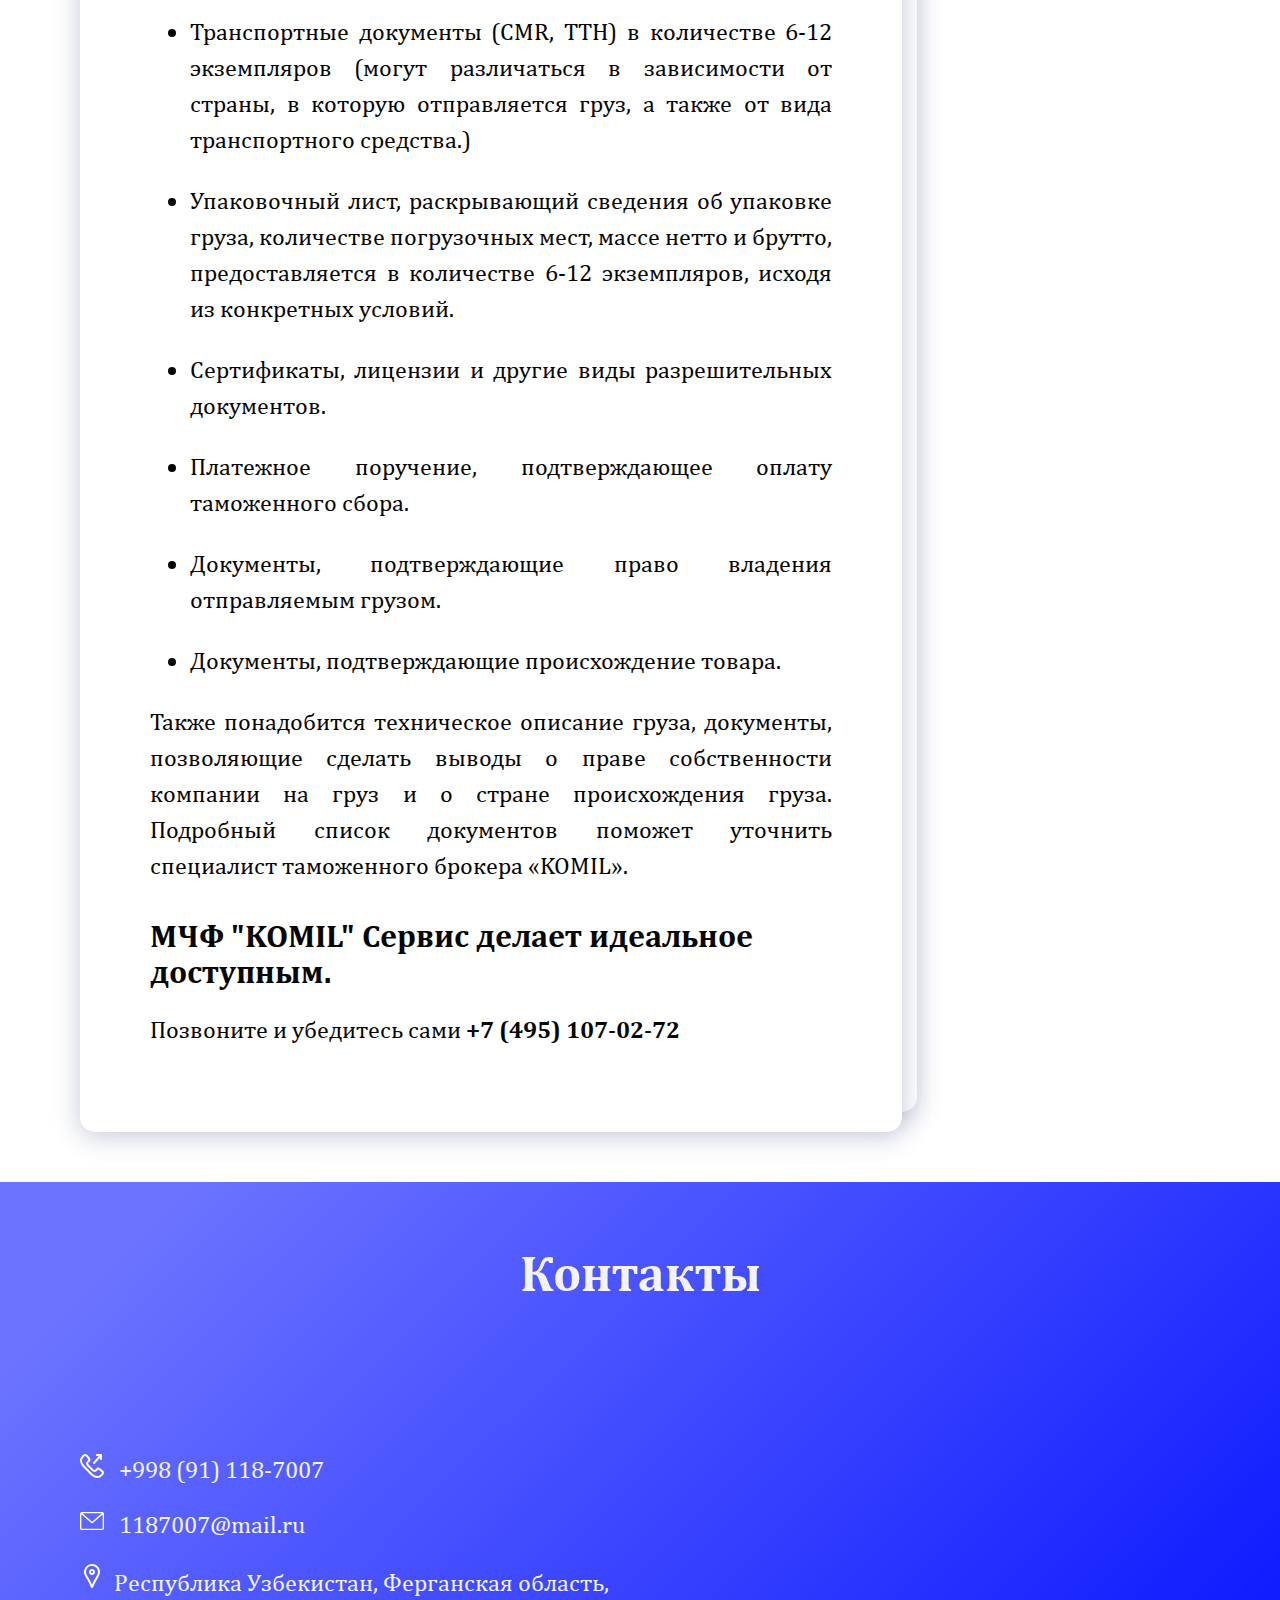
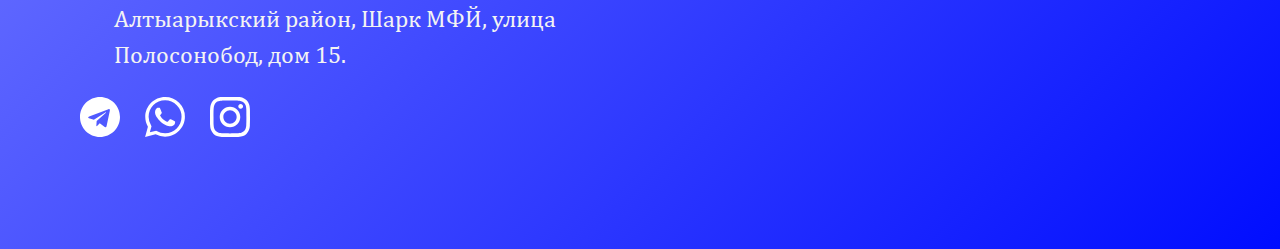
<file: eksport.html>
<!DOCTYPE html>
<html lang="ru">

<head>
   <meta charset="UTF-8" />
   <meta http-equiv="X-UA-Compatible" content="IE=edge" />
   <meta name="viewport" content="width=device-width, initial-scale=1.0" />
   <!-- Primary Meta Tags -->
   <title>Таможенное оформление экспорта</title>
   <meta name="title" content="Таможенное оформление экспорта">
   <meta name="description"
      content="Таможенный брокер «KOMIL» помогает осуществлять таможенное оформление экспорта быстро и грамотно. Процедуре подлежат абсолютно все грузы">

   <!-- Open Graph / Facebook -->
   <meta property="og:type" content="website">
   <meta property="og:url" content="https://decl.uz/">
   <meta property="og:title" content="Таможенное оформление экспорта">
   <meta property="og:description"
      content="Таможенный брокер «KOMIL» помогает осуществлять таможенное оформление экспорта быстро и грамотно. Процедуре подлежат абсолютно все грузы">
   <meta property="og:image" content="https://decl.uz/img/komil-logo.svg">

   <!-- Twitter -->
   <meta property="twitter:card" content="summary_large_image">
   <meta property="twitter:url" content="https://decl.uz/">
   <meta property="twitter:title" content="Таможенное оформление экспорта">
   <meta property="twitter:description"
      content="Таможенный брокер «KOMIL» помогает осуществлять таможенное оформление экспорта быстро и грамотно. Процедуре подлежат абсолютно все грузы">
   <meta property="twitter:image" content="https://decl.uz/img/komil-logo.svg">
   <link rel="stylesheet" href="/css/main.css" />
   <!-- FAVICONS -->
   <link rel="apple-touch-icon" sizes="180x180" href="/apple-touch-icon.png">
   <link rel="icon" type="image/png" sizes="32x32" href="/favicon-32x32.png">
   <link rel="icon" type="image/png" sizes="16x16" href="/favicon-16x16.png">
   <link rel="manifest" href="/site.webmanifest">
   <link rel="mask-icon" href="/safari-pinned-tab.svg" color="#5bbad5">
   <meta name="msapplication-TileColor" content="#438BE3">
   <meta name="theme-color" content="#438BE3">

   <link href="https://unpkg.com/aos@2.3.1/dist/aos.css" rel="stylesheet">
</head>

<body>
   <header class="clearance__header">
      <div class="container header__container">
         <nav class="header__nav" data-aos="fade-down">
            <a class="header__nav__logo clearance__header__nav__logo" href="/index.html">
               <img class="header__nav__logo__img" src="/img/komil-logo-white.svg" width="86" height="80"
                  alt="Декларант в фергане"> МЧФ "KOMIL"
            </a>

            <button type="button" class="burger" id="burger">
               <span class="burger-line white-bg"></span>
               <span class="burger-line white-bg"></span>
               <span class="burger-line white-bg"></span>
               <span class="burger-line white-bg"></span>
            </button>
            <div id="menu" class="menu">
               <ul class="header__nav__list">
                  <li class="header__nav__item"><a class="header__nav__link white" href="/">ГЛАВНАЯ</a></li>
                  <li class="header__nav__item"><a class="header__nav__link white" href="/about.html">О КОМПАНИИ</a>
                  </li>
                  <li class="header__nav__item"><a class="header__nav__link white select" href="/#services">УСЛУГИ</a>
                  </li>
                  <li class="header__nav__item"><a class="header__nav__link white" href="/blog.html">БЛОГ</a></li>
                  <li class="header__nav__item"><a class="header__nav__link white" href="/faq.html">FAQ</a></li>
                  <li class="header__nav__item"><a class="header__nav__link white" href="/contacts.html">КОНТАКТЫ</a>
                  </li>
               </ul>
            </div>

         </nav>
      </div>

      <div class="clearance__hero">
         <div class="container clearance__container">
            <h1 class="clearance__hero__title"> <span class="text-black-bg">Таможенные услуги <br>
                  которым можно доверять</span></h1>
            <p class="clearance__hero__desc">Надежные и проверенные поставщики таможенных услуг и таможенные агенты,
               которые могут
               помочь вам очистить ваш груз в пункте отправления и в пункте назначения.</p>

            <a href="tel:998911187007" class="clearance__hero__button__link">Поговорите с таможенным экспертом</a>

            <ul class="clearance__hero__trust">
               <li class="clearance__hero__trust__item">Надежный и проверенный</li>
               <li class="clearance__hero__trust__item">Гарантия соответствия</li>
               <li class="clearance__hero__trust__item">Справиться с работой</li>
            </ul>
         </div>
      </div>
   </header>

   <section class="blog-post">
      <div class="container blog-post__container">
         <div class="post">
            <h2 class="post__title">Таможенное оформление экспорта</h2>
            <div class="post-thumb">
               <img class="post-thumb__image" src="/img/declarant.jpg" alt="Декларант в фергане">
            </div>
            <div class="post-content">
               <p class="post__text">Таможенный брокер «KOMIL» помогает осуществлять таможенное оформление экспорта
                  быстро
                  и
                  грамотно. Процедуре подлежат абсолютно все грузы, которые направляются за пределы Таможенного Союза и
                  России.</p>

               <p class="post__text">Под экспортом понимается вывоз товарной продукции любого вида за границы
                  Таможенного
                  Союза с целью ее
                  последующего использования и при отсутствии обязательств на ввоз обратно.</p>

               <h3 class="post-content__title">Что даст сотрудничество с таможенным брокером?</h3>
               <p class="post__text">Сотрудничество с таможенным брокером «KOMIL» позволит существенно влиять:</p>

               <ul class="post-content__list">
                  <li class="post-content__item">На сроки выполнения действий, предусмотренных процедурой экспортного
                     таможенного оформления. Наши
                     специалисты помогут свести к минимуму период времени, необходимый для решения этих вопросов.</li>
                  <li class="post-content__item">На беспрепятственный экспорт продукции любого вида и назначения.
                     Грамотное
                     оформление документов на
                     экспорт обеспечит пересечение границы грузом без промедлений и задержек. А также исключит возможные
                     неприятные последствия, возникающие при неправильном таможенном оформлении груза.</li>
                  <li class="post-content__item">На размер финансовых затрат, связанных с экспортом продукции. Наши
                     специалисты смогут порекомендовать
                     самые оптимальные экспортные маршруты и соответственно лучшие варианты таможенного оформления
                     груза.
                  </li>
               </ul>

               <p class="post__text">Еще одно преимущество, которое вы получаете в случае использования наших услуг, –
                  владение актуальной
                  информацией относительно любых нововведений, которые постоянно появляются в таможенной сфере. Новые
                  условия экспортного таможенного оформления не станут для вас неожиданностью, если вы сотрудничаете с
                  «KOMIL».</p>

               <h3 class="post-content__title">Порядок таможенного оформления</h3>
               <p class="post__text">Если компания впервые отправляет груз на экспорт, происходит ее регистрация в
                  таможенной базе, как
                  участницы внешнеэкономической деятельности. Для регистрации необходимо предоставить:</p>

               <ul class="post-content__list">
                  <li class="post-content__item">Устав предприятия, решение о создании предприятия, учредительный
                     договор.
                  </li>
                  <li class="post-content__item">Банковские справки, подтверждающие открытие счетов.</li>
                  <li class="post-content__item">ОГРН, ИНН, выдержку из ЕГРЮЛ.</li>
               </ul>

               <p class="post__text">К основному перечню могут добавляться другие документы в некоторых предусмотренных
                  законодательством
                  случаях. При отправке всех последующих грузов на экспорт процедура регистрации больше не требуется.
                  Необходимые действия, которые выполняются при осуществлении любых экспортных операций:</p>

               <ul class="post-content__list">
                  <li class="post-content__item">Подготовка и предоставление таможенной декларации предварительного
                     характера. Документ подается до
                     момента поступления груза к месту таможенной границы.</li>
                  <li class="post-content__item">Подготовка и предоставление непосредственно таможенной декларации по
                     факту
                     прибытия груза к месту
                     таможенной границы.</li>
                  <li class="post-content__item">Осуществление контроля со стороны таможенных органов над правильностью
                     оформления документации, а также
                     над ее соответствием фактическому состоянию и характеру груза.</li>
                  <li class="post-content__item">Проверка правильности вычисления суммы таможенной стоимости.</li>
                  <li class="post-content__item">Осуществление контроля над корректной выплатой таможенной пошлины и
                     других
                     платежей.</li>
                  <li class="post-content__item">Таможенная проверка груза, его досмотр и последующее предоставление
                     статуса, разрешающего выпуск.</li>
               </ul>

               <h3 class="post-content__title">Какие документы необходимы для таможенного оформления экспорта?</h3>
               <p class="post__text">Чтобы пройти процедуру таможенного оформления необходимо подготовить следующие
                  документы:</p>

               <ul class="post-content__list">
                  <li class="post-content__item">Договор/контракт международного образца со всеми приложениями и
                     дополнениями и спецификациями, если есть.</li>
                  <li class="post-content__item">Паспорт сделки в случае, когда сумма контракта превышает 50 тысяч
                     долларов.</li>
                  <li class="post-content__item">Счет-фактуру в формате инвойс, проформа-инвойс в количестве 6-12
                     экземпляров, исходя из конкретных
                     условий.</li>
                  <li class="post-content__item">Транспортные документы (CMR, TTH) в количестве 6-12 экземпляров (могут
                     различаться в зависимости от
                     страны, в которую отправляется груз, а также от вида транспортного средства.)</li>
                  <li class="post-content__item">Упаковочный лист, раскрывающий сведения об упаковке груза, количестве
                     погрузочных мест, массе нетто и
                     брутто, предоставляется в количестве 6-12 экземпляров, исходя из конкретных условий.</li>
                  <li class="post-content__item">Сертификаты, лицензии и другие виды разрешительных документов.</li>
                  <li class="post-content__item">Платежное поручение, подтверждающее оплату таможенного сбора.</li>
                  <li class="post-content__item">Документы, подтверждающие право владения отправляемым грузом.</li>
                  <li class="post-content__item">Документы, подтверждающие происхождение товара.</li>
               </ul>

               <p class="post__text">Также понадобится техническое описание груза, документы, позволяющие сделать выводы
                  о
                  праве собственности
                  компании на груз и о стране происхождения груза. Подробный список документов поможет уточнить
                  специалист
                  таможенного брокера «KOMIL».</p>

               <h3 class="post-content__title">МЧФ "KOMIL" Сервис делает идеальное доступным.</h3>

               <p class="post__text">Позвоните и убедитесь сами <b>+7 (495) 107-02-72</b></p>
            </div>
         </div>

         <div class="sidebar">
            <div class="sidebar__wrapper">
               <h2 class="sidebar__title">ТАМОЖЕННЫЕ УСЛУГИ</h2>
               <ul class="sidebar__list">
                  <li class="sidebar__item"><a href="https://decl.uz/tamozhennoe-oformlenie.html"
                        class="sidebar__item__link">Таможенное оформление</a></li>
                  <li class="sidebar__item"><a href="consultation.html" class="sidebar__item__link">Консультации по
                        ВЭД</a>
                  </li>
                  <li class="sidebar__item"><a href="https://decl.uz/eksport.html"
                        class="sidebar__item__link selected">Таможенное оформление экспорта</a>
                  </li>
                  <li class="sidebar__item"><a href="https://decl.uz/contract.html"
                        class="sidebar__item__link">Регистрация контрактов в ЕЭИСВО</a>
                  </li>
                  <li class="sidebar__item"><a href="https://decl.uz/sertification.html"
                        class="sidebar__item__link">Сертификация товаров</a></li>
               </ul>
            </div>
         </div>
      </div>
   </section>

   <footer id="contacts" class="contact">
      <h2 class="section-title">Контакты</h2>
      <div class="container contact__container">
         <ul class="contact__list">
            <li class="contact__item">
               <?xml version="1.0" encoding="iso-8859-1"?><svg class="svg contact__svg" version="1.1" id="Layer_1"
                  xmlns="http://www.w3.org/2000/svg" xmlns:xlink="http://www.w3.org/1999/xlink" x="0px" y="0px"
                  viewBox="0 0 512.457 512.457" style="enable-background:new 0 0 512.457 512.457;" xml:space="preserve">
                  <g transform="translate(-1)">
                     <g>
                        <g>
                           <path d="M506.847,376.188c-2.506-4.739-5.667-9.463-9.428-14.215c-8.571-10.83-20.227-21.791-34.287-32.906
				c-9.809-7.755-20.237-15.145-30.657-21.961c-6.267-4.1-11.191-7.129-14.123-8.847c-24.749-14.092-53.262-12.224-67.987,11.507
				c-0.684,0.812-1.553,1.841-2.567,3.034c-2.772,3.26-5.585,6.516-8.252,9.535c-0.576,0.651-0.576,0.651-1.151,1.298
				c-4.427,4.973-8.479,9.158-8.33,9.057c-16.299,11.031-26.909,10.163-41.279-4.208L184.976,224.674
				c-14.37-14.37-15.239-24.98-4.201-41.289c-0.107,0.158,4.078-3.894,9.051-8.321c0.647-0.575,0.647-0.575,1.298-1.151
				c3.019-2.667,6.275-5.48,9.535-8.252c1.193-1.014,2.221-1.884,3.034-2.567c23.731-14.725,25.602-43.232,11.64-67.756
				c-1.851-3.163-4.88-8.086-8.98-14.354c-6.816-10.42-14.206-20.848-21.961-30.657c-11.114-14.06-22.076-25.716-32.906-34.287
				c-4.752-3.761-9.477-6.922-14.222-9.432c-22.077-11.67-49.146-7.606-66.816,10.03L47.514,39.593
				c-76.079,76.079-55.111,166.746,35.804,257.661l66.43,66.451l66.458,66.437c90.913,90.913,181.581,111.881,257.666,35.795
				l22.919-22.94C514.45,425.372,518.531,398.258,506.847,376.188z M466.629,412.82l-22.934,22.955
				c-55.66,55.66-120.958,40.559-197.322-35.804l-66.456-66.434l-66.427-66.448c-76.366-76.366-91.467-141.664-35.8-197.331
				l22.919-22.94c4.408-4.4,11.174-5.415,16.709-2.489c2.276,1.204,4.866,2.937,7.688,5.17c7.823,6.191,16.675,15.605,25.913,27.291
				c6.887,8.712,13.561,18.13,19.727,27.554c3.689,5.64,6.357,9.977,7.74,12.337c3.849,6.764,3.612,9.72,2.477,10.358l-3.217,2.217
				c-0.944,0.787-2.561,2.147-4.631,3.907c-3.449,2.934-6.901,5.915-10.144,8.78c-0.708,0.627-0.708,0.627-1.418,1.257
				c-8.44,7.514-13.205,12.127-16.009,16.265c-22.372,33.057-19.645,66.377,9.36,95.382l103.808,103.808
				c29.005,29.005,62.325,31.733,95.373,9.367c4.147-2.81,8.76-7.575,16.274-16.015c0.63-0.709,0.63-0.709,1.257-1.418
				c2.865-3.243,5.847-6.695,8.78-10.144c1.76-2.069,3.12-3.686,3.907-4.631l2.217-3.217c0.637-1.135,3.594-1.371,10.589,2.611
				c2.129,1.25,6.466,3.918,12.106,7.607c9.425,6.165,18.842,12.839,27.555,19.727c11.686,9.238,21.099,18.09,27.29,25.913
				c2.233,2.821,3.966,5.412,5.173,7.693C472.054,401.66,471.037,408.42,466.629,412.82z" />
                           <path d="M286.072,208.055c8.867,7.759,22.344,6.86,30.103-2.007L428.12,78.111v28.556c0,11.782,9.551,21.333,21.333,21.333
				c11.782,0,21.333-9.551,21.333-21.333V21.334c0-0.219-0.026-0.43-0.033-0.647c-0.012-0.385-0.026-0.768-0.058-1.152
				c-0.029-0.347-0.073-0.689-0.118-1.031c-0.045-0.339-0.093-0.676-0.154-1.012c-0.067-0.365-0.146-0.725-0.231-1.083
				c-0.074-0.313-0.152-0.623-0.24-0.933c-0.102-0.357-0.214-0.708-0.334-1.058c-0.106-0.31-0.217-0.618-0.338-0.924
				c-0.13-0.328-0.268-0.651-0.414-0.971c-0.144-0.319-0.295-0.634-0.456-0.947c-0.151-0.293-0.31-0.581-0.474-0.866
				c-0.184-0.319-0.373-0.635-0.575-0.946c-0.175-0.27-0.358-0.534-0.545-0.796c-0.214-0.3-0.432-0.596-0.663-0.886
				c-0.212-0.267-0.435-0.525-0.659-0.782c-0.228-0.26-0.457-0.518-0.699-0.769c-0.267-0.277-0.547-0.54-0.828-0.802
				c-0.159-0.148-0.301-0.307-0.466-0.451c-0.075-0.066-0.156-0.119-0.232-0.183c-0.307-0.261-0.627-0.505-0.948-0.749
				c-0.245-0.186-0.486-0.377-0.736-0.55c-0.313-0.217-0.639-0.414-0.963-0.614c-0.275-0.17-0.547-0.347-0.827-0.503
				c-0.313-0.174-0.638-0.326-0.96-0.484c-0.304-0.149-0.605-0.307-0.914-0.44c-0.318-0.138-0.646-0.252-0.972-0.375
				c-0.325-0.122-0.647-0.252-0.976-0.357c-0.321-0.103-0.652-0.183-0.98-0.271c-0.346-0.093-0.69-0.192-1.039-0.267
				c-0.315-0.068-0.636-0.113-0.956-0.167c-0.375-0.063-0.75-0.129-1.127-0.172c-0.303-0.034-0.611-0.049-0.917-0.071
				c-0.402-0.028-0.803-0.055-1.205-0.061C449.65,0.014,449.554,0,449.454,0H364.12c-11.782,0-21.333,9.551-21.333,21.333
				c0,11.782,9.551,21.333,21.333,21.333h38.32L284.065,177.952C276.307,186.819,277.205,200.297,286.072,208.055z" />
                        </g>
                     </g>
                  </g>
                  <g>
                  </g>
                  <g>
                  </g>
                  <g>
                  </g>
                  <g>
                  </g>
                  <g>
                  </g>
                  <g>
                  </g>
                  <g>
                  </g>
                  <g>
                  </g>
                  <g>
                  </g>
                  <g>
                  </g>
                  <g>
                  </g>
                  <g>
                  </g>
                  <g>
                  </g>
                  <g>
                  </g>
                  <g>
                  </g>
               </svg>

               <a class="contact__item__link" href="+998911187007">+998 (91) 118-7007</a>
            </li>

            <li class="contact__item">
               <?xml version="1.0" encoding="iso-8859-1"?><svg class="svg contact__svg" version="1.1" id="Capa_1"
                  xmlns="http://www.w3.org/2000/svg" xmlns:xlink="http://www.w3.org/1999/xlink" x="0px" y="0px"
                  viewBox="0 0 474 474" style="enable-background:new 0 0 474 474;" xml:space="preserve">
                  <g>
                     <path d="M437.5,59.3h-401C16.4,59.3,0,75.7,0,95.8v282.4c0,20.1,16.4,36.5,36.5,36.5h401c20.1,0,36.5-16.4,36.5-36.5V95.8
		C474,75.7,457.6,59.3,437.5,59.3z M432.2,86.3L239.5,251.1L46.8,86.3H432.2z M447,378.2c0,5.2-4.3,9.5-9.5,9.5h-401
		c-5.2,0-9.5-4.3-9.5-9.5V104.9l203.7,174.2c0.1,0.1,0.3,0.2,0.4,0.3c0.1,0.1,0.3,0.2,0.4,0.3c0.3,0.2,0.5,0.4,0.8,0.5
		c0.1,0.1,0.2,0.1,0.3,0.2c0.4,0.2,0.8,0.4,1.2,0.6c0.1,0,0.2,0.1,0.3,0.1c0.3,0.1,0.6,0.3,1,0.4c0.1,0,0.3,0.1,0.4,0.1
		c0.3,0.1,0.6,0.2,0.9,0.2c0.1,0,0.3,0.1,0.4,0.1c0.3,0.1,0.7,0.1,1,0.2c0.1,0,0.2,0,0.3,0c0.4,0,0.9,0.1,1.3,0.1l0,0l0,0
		c0.4,0,0.9,0,1.3-0.1c0.1,0,0.2,0,0.3,0c0.3,0,0.7-0.1,1-0.2c0.1,0,0.3-0.1,0.4-0.1c0.3-0.1,0.6-0.2,0.9-0.2c0.1,0,0.3-0.1,0.4-0.1
		c0.3-0.1,0.6-0.2,1-0.4c0.1,0,0.2-0.1,0.3-0.1c0.4-0.2,0.8-0.4,1.2-0.6c0.1-0.1,0.2-0.1,0.3-0.2c0.3-0.2,0.5-0.3,0.8-0.5
		c0.1-0.1,0.3-0.2,0.4-0.3c0.1-0.1,0.3-0.2,0.4-0.3L447,109.2V378.2z" />
                  </g>
                  <g>
                  </g>
                  <g>
                  </g>
                  <g>
                  </g>
                  <g>
                  </g>
                  <g>
                  </g>
                  <g>
                  </g>
                  <g>
                  </g>
                  <g>
                  </g>
                  <g>
                  </g>
                  <g>
                  </g>
                  <g>
                  </g>
                  <g>
                  </g>
                  <g>
                  </g>
                  <g>
                  </g>
                  <g>
                  </g>
               </svg>

               <a class="contact__item__link" href="mailto:1187007@mail.ru">1187007@mail.ru</a>
            </li>

            <li class="address contact__item">
               <?xml version="1.0" encoding="iso-8859-1"?><svg class="svg contact__svg" version="1.1" id="Layer_1"
                  xmlns="http://www.w3.org/2000/svg" xmlns:xlink="http://www.w3.org/1999/xlink" x="0px" y="0px"
                  viewBox="0 0 511.985 511.985" style="enable-background:new 0 0 511.985 511.985;" xml:space="preserve">
                  <g>
                     <g>
                        <g>
                           <path
                              d="M222,3.277C153.477,16.59,99.111,72.751,87.702,141.764c-6.79,41.231,1.13,81.857,21.702,116.271
                           c2.35,3.928,4.199,7.011,8.39,14l0.967,1.613c41.753,69.614,59.977,101.895,79.073,142.806l38.825,83.218
                           c7.659,16.416,31.001,16.419,38.664,0.004l34.965-74.901c19.287-41.357,37.562-74.11,79.19-144.553l1.062-1.797
                           c6.181-10.459,9.139-15.472,12.673-21.482c15.271-25.943,23.445-55.54,23.445-86.29C426.659,63.541,329.368-17.545,222,3.277z
                            M366.44,235.307c-3.518,5.984-6.466,10.977-12.631,21.41l-1.062,1.797c-42.326,71.624-61.063,105.204-81.123,148.219
                           l-15.625,33.472l-19.5-41.795c-19.925-42.687-38.643-75.842-81.147-146.709l-0.967-1.613c-4.187-6.981-6.027-10.051-8.363-13.954
                           c-15.428-25.808-21.358-56.232-16.222-87.425c8.504-51.443,49.357-93.645,100.331-103.549
                           c80.922-15.693,153.862,45.096,153.862,125.49C383.993,193.74,377.88,215.872,366.44,235.307z" />
                           <path d="M255.993,106.652c-35.355,0-64,28.645-64,64s28.645,64,64,64s64-28.645,64-64S291.348,106.652,255.993,106.652z
                            M255.993,191.985c-11.791,0-21.333-9.542-21.333-21.333s9.542-21.333,21.333-21.333c11.791,0,21.333,9.542,21.333,21.333
                           S267.784,191.985,255.993,191.985z" />
                        </g>
                     </g>
                  </g>
                  <g>
                  </g>
                  <g>
                  </g>
                  <g>
                  </g>
                  <g>
                  </g>
                  <g>
                  </g>
                  <g>
                  </g>
                  <g>
                  </g>
                  <g>
                  </g>
                  <g>
                  </g>
                  <g>
                  </g>
                  <g>
                  </g>
                  <g>
                  </g>
                  <g>
                  </g>
                  <g>
                  </g>
                  <g>
                  </g>
               </svg>

               <p class="address__link contact__item__link">Республика Узбекистан, Ферганская область, Алтыарыкский
                  район, Шарк МФЙ, улица Полосонобод, дом 15.</p>
            </li>

            <div class="social">
               <a class="social__link" href="t.me/oybek94">
                  <svg class="svg telegram__svg" width="24px" height="24px" viewBox="0 0 24 24"
                     xmlns="http://www.w3.org/2000/svg">
                     <path
                        d="m12 0c-6.627 0-12 5.373-12 12s5.373 12 12 12 12-5.373 12-12c0-6.627-5.373-12-12-12zm5.894 8.221-1.97 9.28c-.145.658-.537.818-1.084.508l-3-2.21-1.446 1.394c-.14.18-.357.295-.6.295-.002 0-.003 0-.005 0l.213-3.054 5.56-5.022c.24-.213-.054-.334-.373-.121l-6.869 4.326-2.96-.924c-.64-.203-.658-.64.135-.954l11.566-4.458c.538-.196 1.006.128.832.941z" />
                  </svg>
               </a>
               <a class="social__link" href="wa.me/998911187007">
                  <svg class="svg whatsapp__svg" width="24px" height="24px" viewBox="0 0 24 24" role="img"
                     xmlns="http://www.w3.org/2000/svg">
                     <title>WhatsApp icon</title>
                     <path
                        d="M17.472 14.382c-.297-.149-1.758-.867-2.03-.967-.273-.099-.471-.148-.67.15-.197.297-.767.966-.94 1.164-.173.199-.347.223-.644.075-.297-.15-1.255-.463-2.39-1.475-.883-.788-1.48-1.761-1.653-2.059-.173-.297-.018-.458.13-.606.134-.133.298-.347.446-.52.149-.174.198-.298.298-.497.099-.198.05-.371-.025-.52-.075-.149-.669-1.612-.916-2.207-.242-.579-.487-.5-.669-.51-.173-.008-.371-.01-.57-.01-.198 0-.52.074-.792.372-.272.297-1.04 1.016-1.04 2.479 0 1.462 1.065 2.875 1.213 3.074.149.198 2.096 3.2 5.077 4.487.709.306 1.262.489 1.694.625.712.227 1.36.195 1.871.118.571-.085 1.758-.719 2.006-1.413.248-.694.248-1.289.173-1.413-.074-.124-.272-.198-.57-.347m-5.421 7.403h-.004a9.87 9.87 0 01-5.031-1.378l-.361-.214-3.741.982.998-3.648-.235-.374a9.86 9.86 0 01-1.51-5.26c.001-5.45 4.436-9.884 9.888-9.884 2.64 0 5.122 1.03 6.988 2.898a9.825 9.825 0 012.893 6.994c-.003 5.45-4.437 9.884-9.885 9.884m8.413-18.297A11.815 11.815 0 0012.05 0C5.495 0 .16 5.335.157 11.892c0 2.096.547 4.142 1.588 5.945L.057 24l6.305-1.654a11.882 11.882 0 005.683 1.448h.005c6.554 0 11.89-5.335 11.893-11.893a11.821 11.821 0 00-3.48-8.413Z" />
                  </svg>
               </a>
               <a class="social__link" href="https://instagram.com/oybek.tursunboev">
                  <svg class="svg intagram__svg" width="24px" height="24px" viewBox="0 0 24 24" role="img"
                     xmlns="http://www.w3.org/2000/svg">
                     <title>Instagram icon</title>
                     <path
                        d="M12 0C8.74 0 8.333.015 7.053.072 5.775.132 4.905.333 4.14.63c-.789.306-1.459.717-2.126 1.384S.935 3.35.63 4.14C.333 4.905.131 5.775.072 7.053.012 8.333 0 8.74 0 12s.015 3.667.072 4.947c.06 1.277.261 2.148.558 2.913.306.788.717 1.459 1.384 2.126.667.666 1.336 1.079 2.126 1.384.766.296 1.636.499 2.913.558C8.333 23.988 8.74 24 12 24s3.667-.015 4.947-.072c1.277-.06 2.148-.262 2.913-.558.788-.306 1.459-.718 2.126-1.384.666-.667 1.079-1.335 1.384-2.126.296-.765.499-1.636.558-2.913.06-1.28.072-1.687.072-4.947s-.015-3.667-.072-4.947c-.06-1.277-.262-2.149-.558-2.913-.306-.789-.718-1.459-1.384-2.126C21.319 1.347 20.651.935 19.86.63c-.765-.297-1.636-.499-2.913-.558C15.667.012 15.26 0 12 0zm0 2.16c3.203 0 3.585.016 4.85.071 1.17.055 1.805.249 2.227.415.562.217.96.477 1.382.896.419.42.679.819.896 1.381.164.422.36 1.057.413 2.227.057 1.266.07 1.646.07 4.85s-.015 3.585-.074 4.85c-.061 1.17-.256 1.805-.421 2.227-.224.562-.479.96-.899 1.382-.419.419-.824.679-1.38.896-.42.164-1.065.36-2.235.413-1.274.057-1.649.07-4.859.07-3.211 0-3.586-.015-4.859-.074-1.171-.061-1.816-.256-2.236-.421-.569-.224-.96-.479-1.379-.899-.421-.419-.69-.824-.9-1.38-.165-.42-.359-1.065-.42-2.235-.045-1.26-.061-1.649-.061-4.844 0-3.196.016-3.586.061-4.861.061-1.17.255-1.814.42-2.234.21-.57.479-.96.9-1.381.419-.419.81-.689 1.379-.898.42-.166 1.051-.361 2.221-.421 1.275-.045 1.65-.06 4.859-.06l.045.03zm0 3.678c-3.405 0-6.162 2.76-6.162 6.162 0 3.405 2.76 6.162 6.162 6.162 3.405 0 6.162-2.76 6.162-6.162 0-3.405-2.76-6.162-6.162-6.162zM12 16c-2.21 0-4-1.79-4-4s1.79-4 4-4 4 1.79 4 4-1.79 4-4 4zm7.846-10.405c0 .795-.646 1.44-1.44 1.44-.795 0-1.44-.646-1.44-1.44 0-.794.646-1.439 1.44-1.439.793-.001 1.44.645 1.44 1.439z" />
                  </svg>
               </a>
            </div>
         </ul>

         <div class="contact__map">
            <iframe class="contact__map__link"
               src="https://www.google.com/maps/embed?pb=!1m18!1m12!1m3!1d3082.5228323674883!2d71.49590921135507!3d40.362643867599544!2m3!1f0!2f0!3f0!3m2!1i1024!2i768!4f13.1!3m3!1m2!1s0x38ae8b47133df80f%3A0xf68322fc472d2748!2z0JzQp9CkICJLT01JTCI!5e0!3m2!1sru!2s!4v1651077502065!5m2!1sru!2s"
               width="650" height="400" style="border:0;" allowfullscreen="" loading="lazy"
               referrerpolicy="no-referrer-when-downgrade"></iframe>
         </div>
      </div>
   </footer>

   <script src="/js/main.js"></script>
   <script src="https://unpkg.com/aos@2.3.1/dist/aos.js"></script>
   <script>
      AOS.init();
   </script>
</body>

</html>
</file>
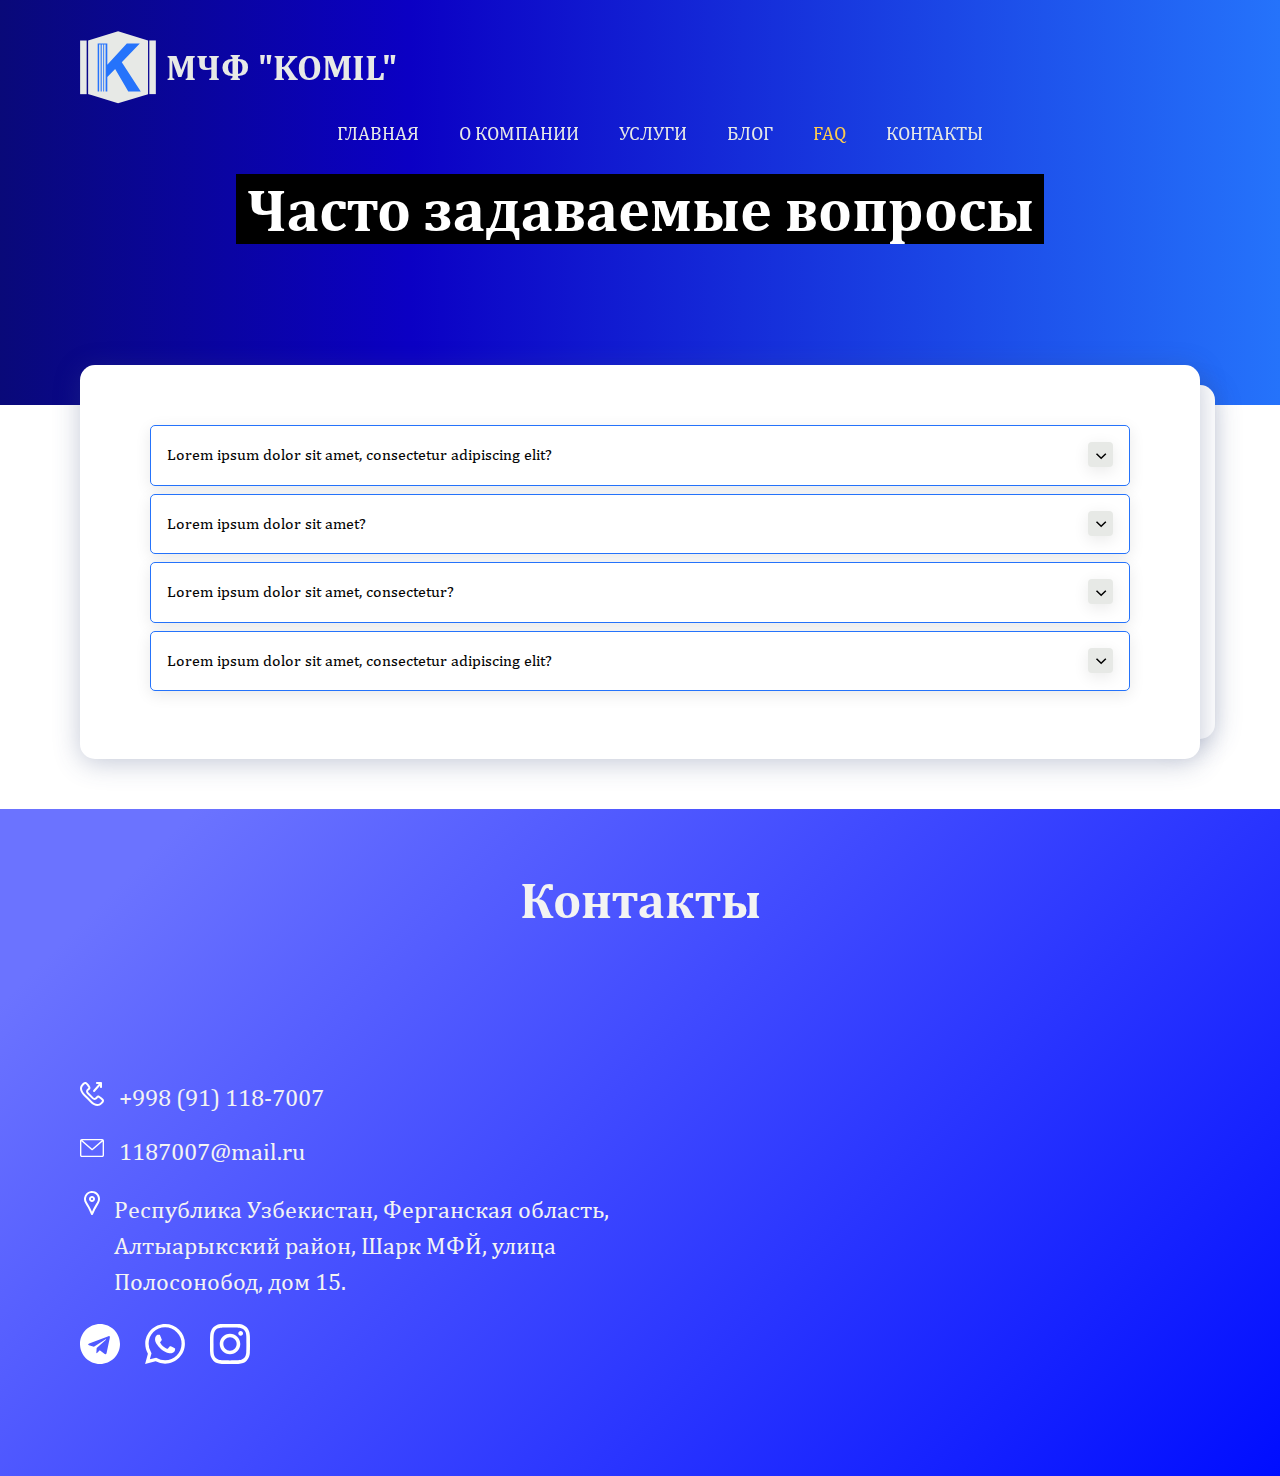
<file: faq.html>
<!DOCTYPE html>
<html lang="ru">

<head>
   <meta charset="UTF-8" />
   <meta http-equiv="X-UA-Compatible" content="IE=edge" />
   <meta name="viewport" content="width=device-width, initial-scale=1.0" />
   <!-- Primary Meta Tags -->
   <title>FAQ Таможни. Вопросы связанные с таможней, отвечают эксперты от KOMIL</title>
   <meta name="title" content="FAQ Таможни.  Вопросы связанные с таможней, отвечают эксперты от KOMIL">
   <meta name="description"
      content="FAQ Таможни. Услуги таможенного брокера. Таможенный брокер (таможенный представитель)">

   <!-- Open Graph / Facebook -->
   <meta property="og:type" content="website">
   <meta property="og:url" content="https://decl.uz/">
   <meta property="og:title" content="FAQ Таможни.  Вопросы связанные с таможней, отвечают эксперты от KOMIL">
   <meta property="og:description"
      content="FAQ Таможни. Услуги таможенного брокера. Таможенный брокер (таможенный представитель)">
   <meta property="og:image" content="https://decl.uz/img/komil-logo.svg">

   <!-- Twitter -->
   <meta property="twitter:card" content="summary_large_image">
   <meta property="twitter:url" content="https://decl.uz/">
   <meta property="twitter:title" content="FAQ Таможни.  Вопросы связанные с таможней, отвечают эксперты от KOMIL">
   <meta property="twitter:description"
      content="FAQ Таможни. Услуги таможенного брокера. Таможенный брокер (таможенный представитель)">
   <meta property="twitter:image" content="https://decl.uz/img/komil-logo.svg">
   <!-- FAVICONS -->
   <link rel="apple-touch-icon" sizes="180x180" href="/apple-touch-icon.png">
   <link rel="icon" type="image/png" sizes="32x32" href="/favicon-32x32.png">
   <link rel="icon" type="image/png" sizes="16x16" href="/favicon-16x16.png">
   <link rel="manifest" href="/site.webmanifest">
   <link rel="mask-icon" href="/safari-pinned-tab.svg" color="#5bbad5">
   <meta name="msapplication-TileColor" content="#438BE3">
   <meta name="theme-color" content="#438BE3">

   <link rel="stylesheet" href="/css/main.css" />
   <link href="https://unpkg.com/aos@2.3.1/dist/aos.css" rel="stylesheet">
</head>

<body>
   <header class="contacts__header">
      <div class="container header__container">
         <nav class="header__nav" data-aos="fade-down">
            <a class="header__nav__logo clearance__header__nav__logo" href="/index.html">
               <img class="header__nav__logo__img" src="/img/komil-logo-white.svg" width="86" height="80"
                  alt="Декларант в фергане"> МЧФ "KOMIL"
            </a>

            <button type="button" class="burger" id="burger">
               <span class="burger-line white-bg"></span>
               <span class="burger-line white-bg"></span>
               <span class="burger-line white-bg"></span>
               <span class="burger-line white-bg"></span>
            </button>
            <div id="menu" class="menu">
               <ul class="header__nav__list">
                  <li class="header__nav__item"><a class="header__nav__link white" href="/">ГЛАВНАЯ</a></li>
                  <li class="header__nav__item"><a class="header__nav__link white" href="/about.html">О КОМПАНИИ</a>
                  </li>
                  <li class="header__nav__item"><a class="header__nav__link white" href="/#services">УСЛУГИ</a>
                  </li>
                  <li class="header__nav__item"><a class="header__nav__link white" href="/blog.html">БЛОГ</a></li>
                  <li class="header__nav__item"><a class="header__nav__link white select" href="/faq.html">FAQ</a></li>
                  <li class="header__nav__item"><a class="header__nav__link white" href="/contacts.html">КОНТАКТЫ</a>
                  </li>
               </ul>
            </div>

         </nav>
      </div>

      <div class="contacts__hero">
         <div class="container clearance__container">
            <h1 class="clearance__hero__title"> <span class="text-black-bg">Часто задаваемые вопросы</span></h1>
         </div>
      </div>
   </header>

   <section class="blog-post">
      <div class="container contacts__container">
         <div class="post">

            <div class="accordion-item">
               <header class="item-header">
                  <h4 class="item-question">
                     Lorem ipsum dolor sit amet, consectetur adipiscing elit?
                  </h4>
                  <div class="item-icon">
                     <svg width="24px" height="24px" viewBox="0 0 24 24" id="arrow_down" data-name="arrow down"
                        xmlns="http://www.w3.org/2000/svg" xmlns:xlink="http://www.w3.org/1999/xlink">
                        <defs>
                           <clipPath id="clip-path">
                              <rect id="Mask" width="24" height="24" fill="none" stroke="#000" stroke-width="1" />
                           </clipPath>
                        </defs>
                        <g id="_20x20_arrow-back--grey" data-name="20x20/arrow-back--grey"
                           transform="translate(0 24) rotate(-90)">
                           <rect id="Mask-2" data-name="Mask" width="24" height="24" fill="none" />
                           <g id="_20x20_arrow-back--grey-2" data-name="20x20/arrow-back--grey"
                              clip-path="url(#clip-path)">
                              <g id="Group_2" data-name="Group 2" transform="translate(8 7)">
                                 <path id="Rectangle" d="M0,6.586V0H6.586"
                                    transform="translate(0.686 5.157) rotate(-45)" fill="none" stroke="#000"
                                    stroke-miterlimit="10" stroke-width="1.5" />
                              </g>
                           </g>
                        </g>
                     </svg>
                  </div>
               </header>
               <div class="item-content">
                  <p class="item-answer">
                     Lorem ipsum dolor sit amet, consectetur adipiscing elit,Lorem ipsum dolor sit amet, consectetur
                     adipiscing elitl
                  </p>
                  <p class="item-answer">
                     Lorem ipsum dolor sit amet, consectetur adipiscing elit,Lorem ipsum dolor sit amet, consectetur
                     adipiscing elit,Lorem ipsum dolor sit amet, consectetur adipiscing elit,Lorem ipsum dolor sit amet,
                     consectetur adipiscing elit,Lorem ipsum dolor sit amet, consectetur adipiscing elit.
                  </p>
               </div>
            </div>
            <div class="accordion-item">
               <header class="item-header">
                  <h4 class="item-question">
                     Lorem ipsum dolor sit amet?
                  </h4>
                  <div class="item-icon">
                     <svg width="24px" height="24px" viewBox="0 0 24 24" id="arrow_down" data-name="arrow down"
                        xmlns="http://www.w3.org/2000/svg" xmlns:xlink="http://www.w3.org/1999/xlink">
                        <defs>
                           <clipPath id="clip-path">
                              <rect id="Mask" width="24" height="24" fill="none" stroke="#000" stroke-width="1" />
                           </clipPath>
                        </defs>
                        <g id="_20x20_arrow-back--grey" data-name="20x20/arrow-back--grey"
                           transform="translate(0 24) rotate(-90)">
                           <rect id="Mask-2" data-name="Mask" width="24" height="24" fill="none" />
                           <g id="_20x20_arrow-back--grey-2" data-name="20x20/arrow-back--grey"
                              clip-path="url(#clip-path)">
                              <g id="Group_2" data-name="Group 2" transform="translate(8 7)">
                                 <path id="Rectangle" d="M0,6.586V0H6.586"
                                    transform="translate(0.686 5.157) rotate(-45)" fill="none" stroke="#000"
                                    stroke-miterlimit="10" stroke-width="1.5" />
                              </g>
                           </g>
                        </g>
                     </svg>
                  </div>
               </header>
               <div class="item-content">
                  <p class="item-answer">
                     Lorem ipsum dolor sit amet, consectetur adipiscing elit. </p>
                  <p class="item-answer">
                     Lorem ipsum dolor sit amet, consectetur adipiscing elit,Lorem ipsum dolor sit amet, consectetur
                     adipiscing elit,Lorem ipsum dolor sit amet, consectetur adipiscing elit,Lorem ipsum dolor sit amet,
                     consectetur adipiscing elit,Lorem ipsum dolor sit amet, consectetur adipiscing elit.
                  </p>
               </div>
            </div>
            <div class="accordion-item">
               <header class="item-header">
                  <h4 class="item-question">
                     Lorem ipsum dolor sit amet, consectetur?</h4>
                  <div class="item-icon">
                     <svg width="24px" height="24px" viewBox="0 0 24 24" id="arrow_down" data-name="arrow down"
                        xmlns="http://www.w3.org/2000/svg" xmlns:xlink="http://www.w3.org/1999/xlink">
                        <defs>
                           <clipPath id="clip-path">
                              <rect id="Mask" width="24" height="24" fill="none" stroke="#000" stroke-width="1" />
                           </clipPath>
                        </defs>
                        <g id="_20x20_arrow-back--grey" data-name="20x20/arrow-back--grey"
                           transform="translate(0 24) rotate(-90)">
                           <rect id="Mask-2" data-name="Mask" width="24" height="24" fill="none" />
                           <g id="_20x20_arrow-back--grey-2" data-name="20x20/arrow-back--grey"
                              clip-path="url(#clip-path)">
                              <g id="Group_2" data-name="Group 2" transform="translate(8 7)">
                                 <path id="Rectangle" d="M0,6.586V0H6.586"
                                    transform="translate(0.686 5.157) rotate(-45)" fill="none" stroke="#000"
                                    stroke-miterlimit="10" stroke-width="1.5" />
                              </g>
                           </g>
                        </g>
                     </svg>
                  </div>
               </header>
               <div class="item-content">
                  <p class="item-answer">
                     Lorem ipsum dolor sit amet, consectetur adipiscing elit,Lorem ipsum dolor sit amet, consectetur
                     adipiscing elit,Lorem ipsum dolor sit amet, consectetur adipiscing elit,Lorem ipsum dolor sit amet,
                     consectetur adipiscing elit,Lorem ipsum dolor sit amet, consectetur adipiscing elit,Lorem ipsum
                     dolor sit amet, consectetur adipiscing elit, Lorem ipsum dolor sit amet, consectetur Lorem ipsum
                     dolor sit amet, consectetur adipiscing elit.
                  </p>
               </div>
            </div>
            <div class="accordion-item">
               <header class="item-header">
                  <h4 class="item-question">
                     Lorem ipsum dolor sit amet, consectetur adipiscing elit?
                  </h4>
                  <div class="item-icon">
                     <svg width="24px" height="24px" viewBox="0 0 24 24" id="arrow_down" data-name="arrow down"
                        xmlns="http://www.w3.org/2000/svg" xmlns:xlink="http://www.w3.org/1999/xlink">
                        <defs>
                           <clipPath id="clip-path">
                              <rect id="Mask" width="24" height="24" fill="none" stroke="#000" stroke-width="1" />
                           </clipPath>
                        </defs>
                        <g id="_20x20_arrow-back--grey" data-name="20x20/arrow-back--grey"
                           transform="translate(0 24) rotate(-90)">
                           <rect id="Mask-2" data-name="Mask" width="24" height="24" fill="none" />
                           <g id="_20x20_arrow-back--grey-2" data-name="20x20/arrow-back--grey"
                              clip-path="url(#clip-path)">
                              <g id="Group_2" data-name="Group 2" transform="translate(8 7)">
                                 <path id="Rectangle" d="M0,6.586V0H6.586"
                                    transform="translate(0.686 5.157) rotate(-45)" fill="none" stroke="#000"
                                    stroke-miterlimit="10" stroke-width="1.5" />
                              </g>
                           </g>
                        </g>
                     </svg>
                  </div>
               </header>
               <div class="item-content">
                  <p class="item-answer">
                     Lorem ipsum dolor sit amet, consectetur adipiscing elit,Lorem ipsum dolor sit amet, consectetur
                     adipiscing elit.
                  </p>
                  <p class="item-answer">
                     Lorem ipsum dolor sit amet, consectetur adipiscing elit,Lorem ipsum dolor sit amet, consectetur
                     adipiscing elit,Lorem ipsum dolor sit amet, consectetur adipiscing elit,Lorem ipsum dolor sit amet,
                     consectetur adipiscing elit.
                  </p>
               </div>
            </div>
         </div>
      </div>
   </section>

   <footer id="contacts" class="contact">
      <h2 class="section-title">Контакты</h2>
      <div class="container contact__container">
         <ul class="contact__list">
            <li class="contact__item">
               <?xml version="1.0" encoding="iso-8859-1"?><svg class="svg contact__svg" version="1.1" id="Layer_1"
                  xmlns="http://www.w3.org/2000/svg" xmlns:xlink="http://www.w3.org/1999/xlink" x="0px" y="0px"
                  viewBox="0 0 512.457 512.457" style="enable-background:new 0 0 512.457 512.457;" xml:space="preserve">
                  <g transform="translate(-1)">
                     <g>
                        <g>
                           <path d="M506.847,376.188c-2.506-4.739-5.667-9.463-9.428-14.215c-8.571-10.83-20.227-21.791-34.287-32.906
				c-9.809-7.755-20.237-15.145-30.657-21.961c-6.267-4.1-11.191-7.129-14.123-8.847c-24.749-14.092-53.262-12.224-67.987,11.507
				c-0.684,0.812-1.553,1.841-2.567,3.034c-2.772,3.26-5.585,6.516-8.252,9.535c-0.576,0.651-0.576,0.651-1.151,1.298
				c-4.427,4.973-8.479,9.158-8.33,9.057c-16.299,11.031-26.909,10.163-41.279-4.208L184.976,224.674
				c-14.37-14.37-15.239-24.98-4.201-41.289c-0.107,0.158,4.078-3.894,9.051-8.321c0.647-0.575,0.647-0.575,1.298-1.151
				c3.019-2.667,6.275-5.48,9.535-8.252c1.193-1.014,2.221-1.884,3.034-2.567c23.731-14.725,25.602-43.232,11.64-67.756
				c-1.851-3.163-4.88-8.086-8.98-14.354c-6.816-10.42-14.206-20.848-21.961-30.657c-11.114-14.06-22.076-25.716-32.906-34.287
				c-4.752-3.761-9.477-6.922-14.222-9.432c-22.077-11.67-49.146-7.606-66.816,10.03L47.514,39.593
				c-76.079,76.079-55.111,166.746,35.804,257.661l66.43,66.451l66.458,66.437c90.913,90.913,181.581,111.881,257.666,35.795
				l22.919-22.94C514.45,425.372,518.531,398.258,506.847,376.188z M466.629,412.82l-22.934,22.955
				c-55.66,55.66-120.958,40.559-197.322-35.804l-66.456-66.434l-66.427-66.448c-76.366-76.366-91.467-141.664-35.8-197.331
				l22.919-22.94c4.408-4.4,11.174-5.415,16.709-2.489c2.276,1.204,4.866,2.937,7.688,5.17c7.823,6.191,16.675,15.605,25.913,27.291
				c6.887,8.712,13.561,18.13,19.727,27.554c3.689,5.64,6.357,9.977,7.74,12.337c3.849,6.764,3.612,9.72,2.477,10.358l-3.217,2.217
				c-0.944,0.787-2.561,2.147-4.631,3.907c-3.449,2.934-6.901,5.915-10.144,8.78c-0.708,0.627-0.708,0.627-1.418,1.257
				c-8.44,7.514-13.205,12.127-16.009,16.265c-22.372,33.057-19.645,66.377,9.36,95.382l103.808,103.808
				c29.005,29.005,62.325,31.733,95.373,9.367c4.147-2.81,8.76-7.575,16.274-16.015c0.63-0.709,0.63-0.709,1.257-1.418
				c2.865-3.243,5.847-6.695,8.78-10.144c1.76-2.069,3.12-3.686,3.907-4.631l2.217-3.217c0.637-1.135,3.594-1.371,10.589,2.611
				c2.129,1.25,6.466,3.918,12.106,7.607c9.425,6.165,18.842,12.839,27.555,19.727c11.686,9.238,21.099,18.09,27.29,25.913
				c2.233,2.821,3.966,5.412,5.173,7.693C472.054,401.66,471.037,408.42,466.629,412.82z" />
                           <path d="M286.072,208.055c8.867,7.759,22.344,6.86,30.103-2.007L428.12,78.111v28.556c0,11.782,9.551,21.333,21.333,21.333
				c11.782,0,21.333-9.551,21.333-21.333V21.334c0-0.219-0.026-0.43-0.033-0.647c-0.012-0.385-0.026-0.768-0.058-1.152
				c-0.029-0.347-0.073-0.689-0.118-1.031c-0.045-0.339-0.093-0.676-0.154-1.012c-0.067-0.365-0.146-0.725-0.231-1.083
				c-0.074-0.313-0.152-0.623-0.24-0.933c-0.102-0.357-0.214-0.708-0.334-1.058c-0.106-0.31-0.217-0.618-0.338-0.924
				c-0.13-0.328-0.268-0.651-0.414-0.971c-0.144-0.319-0.295-0.634-0.456-0.947c-0.151-0.293-0.31-0.581-0.474-0.866
				c-0.184-0.319-0.373-0.635-0.575-0.946c-0.175-0.27-0.358-0.534-0.545-0.796c-0.214-0.3-0.432-0.596-0.663-0.886
				c-0.212-0.267-0.435-0.525-0.659-0.782c-0.228-0.26-0.457-0.518-0.699-0.769c-0.267-0.277-0.547-0.54-0.828-0.802
				c-0.159-0.148-0.301-0.307-0.466-0.451c-0.075-0.066-0.156-0.119-0.232-0.183c-0.307-0.261-0.627-0.505-0.948-0.749
				c-0.245-0.186-0.486-0.377-0.736-0.55c-0.313-0.217-0.639-0.414-0.963-0.614c-0.275-0.17-0.547-0.347-0.827-0.503
				c-0.313-0.174-0.638-0.326-0.96-0.484c-0.304-0.149-0.605-0.307-0.914-0.44c-0.318-0.138-0.646-0.252-0.972-0.375
				c-0.325-0.122-0.647-0.252-0.976-0.357c-0.321-0.103-0.652-0.183-0.98-0.271c-0.346-0.093-0.69-0.192-1.039-0.267
				c-0.315-0.068-0.636-0.113-0.956-0.167c-0.375-0.063-0.75-0.129-1.127-0.172c-0.303-0.034-0.611-0.049-0.917-0.071
				c-0.402-0.028-0.803-0.055-1.205-0.061C449.65,0.014,449.554,0,449.454,0H364.12c-11.782,0-21.333,9.551-21.333,21.333
				c0,11.782,9.551,21.333,21.333,21.333h38.32L284.065,177.952C276.307,186.819,277.205,200.297,286.072,208.055z" />
                        </g>
                     </g>
                  </g>
                  <g>
                  </g>
                  <g>
                  </g>
                  <g>
                  </g>
                  <g>
                  </g>
                  <g>
                  </g>
                  <g>
                  </g>
                  <g>
                  </g>
                  <g>
                  </g>
                  <g>
                  </g>
                  <g>
                  </g>
                  <g>
                  </g>
                  <g>
                  </g>
                  <g>
                  </g>
                  <g>
                  </g>
                  <g>
                  </g>
               </svg>

               <a class="contact__item__link" href="+998911187007">+998 (91) 118-7007</a>
            </li>

            <li class="contact__item">
               <?xml version="1.0" encoding="iso-8859-1"?><svg class="svg contact__svg" version="1.1" id="Capa_1"
                  xmlns="http://www.w3.org/2000/svg" xmlns:xlink="http://www.w3.org/1999/xlink" x="0px" y="0px"
                  viewBox="0 0 474 474" style="enable-background:new 0 0 474 474;" xml:space="preserve">
                  <g>
                     <path d="M437.5,59.3h-401C16.4,59.3,0,75.7,0,95.8v282.4c0,20.1,16.4,36.5,36.5,36.5h401c20.1,0,36.5-16.4,36.5-36.5V95.8
		C474,75.7,457.6,59.3,437.5,59.3z M432.2,86.3L239.5,251.1L46.8,86.3H432.2z M447,378.2c0,5.2-4.3,9.5-9.5,9.5h-401
		c-5.2,0-9.5-4.3-9.5-9.5V104.9l203.7,174.2c0.1,0.1,0.3,0.2,0.4,0.3c0.1,0.1,0.3,0.2,0.4,0.3c0.3,0.2,0.5,0.4,0.8,0.5
		c0.1,0.1,0.2,0.1,0.3,0.2c0.4,0.2,0.8,0.4,1.2,0.6c0.1,0,0.2,0.1,0.3,0.1c0.3,0.1,0.6,0.3,1,0.4c0.1,0,0.3,0.1,0.4,0.1
		c0.3,0.1,0.6,0.2,0.9,0.2c0.1,0,0.3,0.1,0.4,0.1c0.3,0.1,0.7,0.1,1,0.2c0.1,0,0.2,0,0.3,0c0.4,0,0.9,0.1,1.3,0.1l0,0l0,0
		c0.4,0,0.9,0,1.3-0.1c0.1,0,0.2,0,0.3,0c0.3,0,0.7-0.1,1-0.2c0.1,0,0.3-0.1,0.4-0.1c0.3-0.1,0.6-0.2,0.9-0.2c0.1,0,0.3-0.1,0.4-0.1
		c0.3-0.1,0.6-0.2,1-0.4c0.1,0,0.2-0.1,0.3-0.1c0.4-0.2,0.8-0.4,1.2-0.6c0.1-0.1,0.2-0.1,0.3-0.2c0.3-0.2,0.5-0.3,0.8-0.5
		c0.1-0.1,0.3-0.2,0.4-0.3c0.1-0.1,0.3-0.2,0.4-0.3L447,109.2V378.2z" />
                  </g>
                  <g>
                  </g>
                  <g>
                  </g>
                  <g>
                  </g>
                  <g>
                  </g>
                  <g>
                  </g>
                  <g>
                  </g>
                  <g>
                  </g>
                  <g>
                  </g>
                  <g>
                  </g>
                  <g>
                  </g>
                  <g>
                  </g>
                  <g>
                  </g>
                  <g>
                  </g>
                  <g>
                  </g>
                  <g>
                  </g>
               </svg>

               <a class="contact__item__link" href="mailto:1187007@mail.ru">1187007@mail.ru</a>
            </li>

            <li class="address contact__item">
               <?xml version="1.0" encoding="iso-8859-1"?><svg class="svg contact__svg" version="1.1" id="Layer_1"
                  xmlns="http://www.w3.org/2000/svg" xmlns:xlink="http://www.w3.org/1999/xlink" x="0px" y="0px"
                  viewBox="0 0 511.985 511.985" style="enable-background:new 0 0 511.985 511.985;" xml:space="preserve">
                  <g>
                     <g>
                        <g>
                           <path
                              d="M222,3.277C153.477,16.59,99.111,72.751,87.702,141.764c-6.79,41.231,1.13,81.857,21.702,116.271
                           c2.35,3.928,4.199,7.011,8.39,14l0.967,1.613c41.753,69.614,59.977,101.895,79.073,142.806l38.825,83.218
                           c7.659,16.416,31.001,16.419,38.664,0.004l34.965-74.901c19.287-41.357,37.562-74.11,79.19-144.553l1.062-1.797
                           c6.181-10.459,9.139-15.472,12.673-21.482c15.271-25.943,23.445-55.54,23.445-86.29C426.659,63.541,329.368-17.545,222,3.277z
                            M366.44,235.307c-3.518,5.984-6.466,10.977-12.631,21.41l-1.062,1.797c-42.326,71.624-61.063,105.204-81.123,148.219
                           l-15.625,33.472l-19.5-41.795c-19.925-42.687-38.643-75.842-81.147-146.709l-0.967-1.613c-4.187-6.981-6.027-10.051-8.363-13.954
                           c-15.428-25.808-21.358-56.232-16.222-87.425c8.504-51.443,49.357-93.645,100.331-103.549
                           c80.922-15.693,153.862,45.096,153.862,125.49C383.993,193.74,377.88,215.872,366.44,235.307z" />
                           <path d="M255.993,106.652c-35.355,0-64,28.645-64,64s28.645,64,64,64s64-28.645,64-64S291.348,106.652,255.993,106.652z
                            M255.993,191.985c-11.791,0-21.333-9.542-21.333-21.333s9.542-21.333,21.333-21.333c11.791,0,21.333,9.542,21.333,21.333
                           S267.784,191.985,255.993,191.985z" />
                        </g>
                     </g>
                  </g>
                  <g>
                  </g>
                  <g>
                  </g>
                  <g>
                  </g>
                  <g>
                  </g>
                  <g>
                  </g>
                  <g>
                  </g>
                  <g>
                  </g>
                  <g>
                  </g>
                  <g>
                  </g>
                  <g>
                  </g>
                  <g>
                  </g>
                  <g>
                  </g>
                  <g>
                  </g>
                  <g>
                  </g>
                  <g>
                  </g>
               </svg>

               <p class="address__link contact__item__link">Республика Узбекистан, Ферганская область, Алтыарыкский
                  район, Шарк МФЙ, улица Полосонобод, дом 15.</p>
            </li>

            <div class="social">
               <a class="social__link" href="t.me/oybek94">
                  <svg class="svg telegram__svg" width="24px" height="24px" viewBox="0 0 24 24"
                     xmlns="http://www.w3.org/2000/svg">
                     <path
                        d="m12 0c-6.627 0-12 5.373-12 12s5.373 12 12 12 12-5.373 12-12c0-6.627-5.373-12-12-12zm5.894 8.221-1.97 9.28c-.145.658-.537.818-1.084.508l-3-2.21-1.446 1.394c-.14.18-.357.295-.6.295-.002 0-.003 0-.005 0l.213-3.054 5.56-5.022c.24-.213-.054-.334-.373-.121l-6.869 4.326-2.96-.924c-.64-.203-.658-.64.135-.954l11.566-4.458c.538-.196 1.006.128.832.941z" />
                  </svg>
               </a>
               <a class="social__link" href="wa.me/998911187007">
                  <svg class="svg whatsapp__svg" width="24px" height="24px" viewBox="0 0 24 24" role="img"
                     xmlns="http://www.w3.org/2000/svg">
                     <title>WhatsApp icon</title>
                     <path
                        d="M17.472 14.382c-.297-.149-1.758-.867-2.03-.967-.273-.099-.471-.148-.67.15-.197.297-.767.966-.94 1.164-.173.199-.347.223-.644.075-.297-.15-1.255-.463-2.39-1.475-.883-.788-1.48-1.761-1.653-2.059-.173-.297-.018-.458.13-.606.134-.133.298-.347.446-.52.149-.174.198-.298.298-.497.099-.198.05-.371-.025-.52-.075-.149-.669-1.612-.916-2.207-.242-.579-.487-.5-.669-.51-.173-.008-.371-.01-.57-.01-.198 0-.52.074-.792.372-.272.297-1.04 1.016-1.04 2.479 0 1.462 1.065 2.875 1.213 3.074.149.198 2.096 3.2 5.077 4.487.709.306 1.262.489 1.694.625.712.227 1.36.195 1.871.118.571-.085 1.758-.719 2.006-1.413.248-.694.248-1.289.173-1.413-.074-.124-.272-.198-.57-.347m-5.421 7.403h-.004a9.87 9.87 0 01-5.031-1.378l-.361-.214-3.741.982.998-3.648-.235-.374a9.86 9.86 0 01-1.51-5.26c.001-5.45 4.436-9.884 9.888-9.884 2.64 0 5.122 1.03 6.988 2.898a9.825 9.825 0 012.893 6.994c-.003 5.45-4.437 9.884-9.885 9.884m8.413-18.297A11.815 11.815 0 0012.05 0C5.495 0 .16 5.335.157 11.892c0 2.096.547 4.142 1.588 5.945L.057 24l6.305-1.654a11.882 11.882 0 005.683 1.448h.005c6.554 0 11.89-5.335 11.893-11.893a11.821 11.821 0 00-3.48-8.413Z" />
                  </svg>
               </a>
               <a class="social__link" href="https://instagram.com/oybek.tursunboev">
                  <svg class="svg intagram__svg" width="24px" height="24px" viewBox="0 0 24 24" role="img"
                     xmlns="http://www.w3.org/2000/svg">
                     <title>Instagram icon</title>
                     <path
                        d="M12 0C8.74 0 8.333.015 7.053.072 5.775.132 4.905.333 4.14.63c-.789.306-1.459.717-2.126 1.384S.935 3.35.63 4.14C.333 4.905.131 5.775.072 7.053.012 8.333 0 8.74 0 12s.015 3.667.072 4.947c.06 1.277.261 2.148.558 2.913.306.788.717 1.459 1.384 2.126.667.666 1.336 1.079 2.126 1.384.766.296 1.636.499 2.913.558C8.333 23.988 8.74 24 12 24s3.667-.015 4.947-.072c1.277-.06 2.148-.262 2.913-.558.788-.306 1.459-.718 2.126-1.384.666-.667 1.079-1.335 1.384-2.126.296-.765.499-1.636.558-2.913.06-1.28.072-1.687.072-4.947s-.015-3.667-.072-4.947c-.06-1.277-.262-2.149-.558-2.913-.306-.789-.718-1.459-1.384-2.126C21.319 1.347 20.651.935 19.86.63c-.765-.297-1.636-.499-2.913-.558C15.667.012 15.26 0 12 0zm0 2.16c3.203 0 3.585.016 4.85.071 1.17.055 1.805.249 2.227.415.562.217.96.477 1.382.896.419.42.679.819.896 1.381.164.422.36 1.057.413 2.227.057 1.266.07 1.646.07 4.85s-.015 3.585-.074 4.85c-.061 1.17-.256 1.805-.421 2.227-.224.562-.479.96-.899 1.382-.419.419-.824.679-1.38.896-.42.164-1.065.36-2.235.413-1.274.057-1.649.07-4.859.07-3.211 0-3.586-.015-4.859-.074-1.171-.061-1.816-.256-2.236-.421-.569-.224-.96-.479-1.379-.899-.421-.419-.69-.824-.9-1.38-.165-.42-.359-1.065-.42-2.235-.045-1.26-.061-1.649-.061-4.844 0-3.196.016-3.586.061-4.861.061-1.17.255-1.814.42-2.234.21-.57.479-.96.9-1.381.419-.419.81-.689 1.379-.898.42-.166 1.051-.361 2.221-.421 1.275-.045 1.65-.06 4.859-.06l.045.03zm0 3.678c-3.405 0-6.162 2.76-6.162 6.162 0 3.405 2.76 6.162 6.162 6.162 3.405 0 6.162-2.76 6.162-6.162 0-3.405-2.76-6.162-6.162-6.162zM12 16c-2.21 0-4-1.79-4-4s1.79-4 4-4 4 1.79 4 4-1.79 4-4 4zm7.846-10.405c0 .795-.646 1.44-1.44 1.44-.795 0-1.44-.646-1.44-1.44 0-.794.646-1.439 1.44-1.439.793-.001 1.44.645 1.44 1.439z" />
                  </svg>
               </a>
            </div>
         </ul>

         <div class="contact__map">
            <iframe class="contact__map__link"
               src="https://www.google.com/maps/embed?pb=!1m18!1m12!1m3!1d3082.5228323674883!2d71.49590921135507!3d40.362643867599544!2m3!1f0!2f0!3f0!3m2!1i1024!2i768!4f13.1!3m3!1m2!1s0x38ae8b47133df80f%3A0xf68322fc472d2748!2z0JzQp9CkICJLT01JTCI!5e0!3m2!1sru!2s!4v1651077502065!5m2!1sru!2s"
               width="650" height="400" style="border:0;" allowfullscreen="" loading="lazy"
               referrerpolicy="no-referrer-when-downgrade"></iframe>
         </div>
      </div>
   </footer>

   <script src="/js/main.js"></script>
   <script src="https://unpkg.com/aos@2.3.1/dist/aos.js"></script>
   <script>
      AOS.init();
   </script>
</body>

</html>
</file>
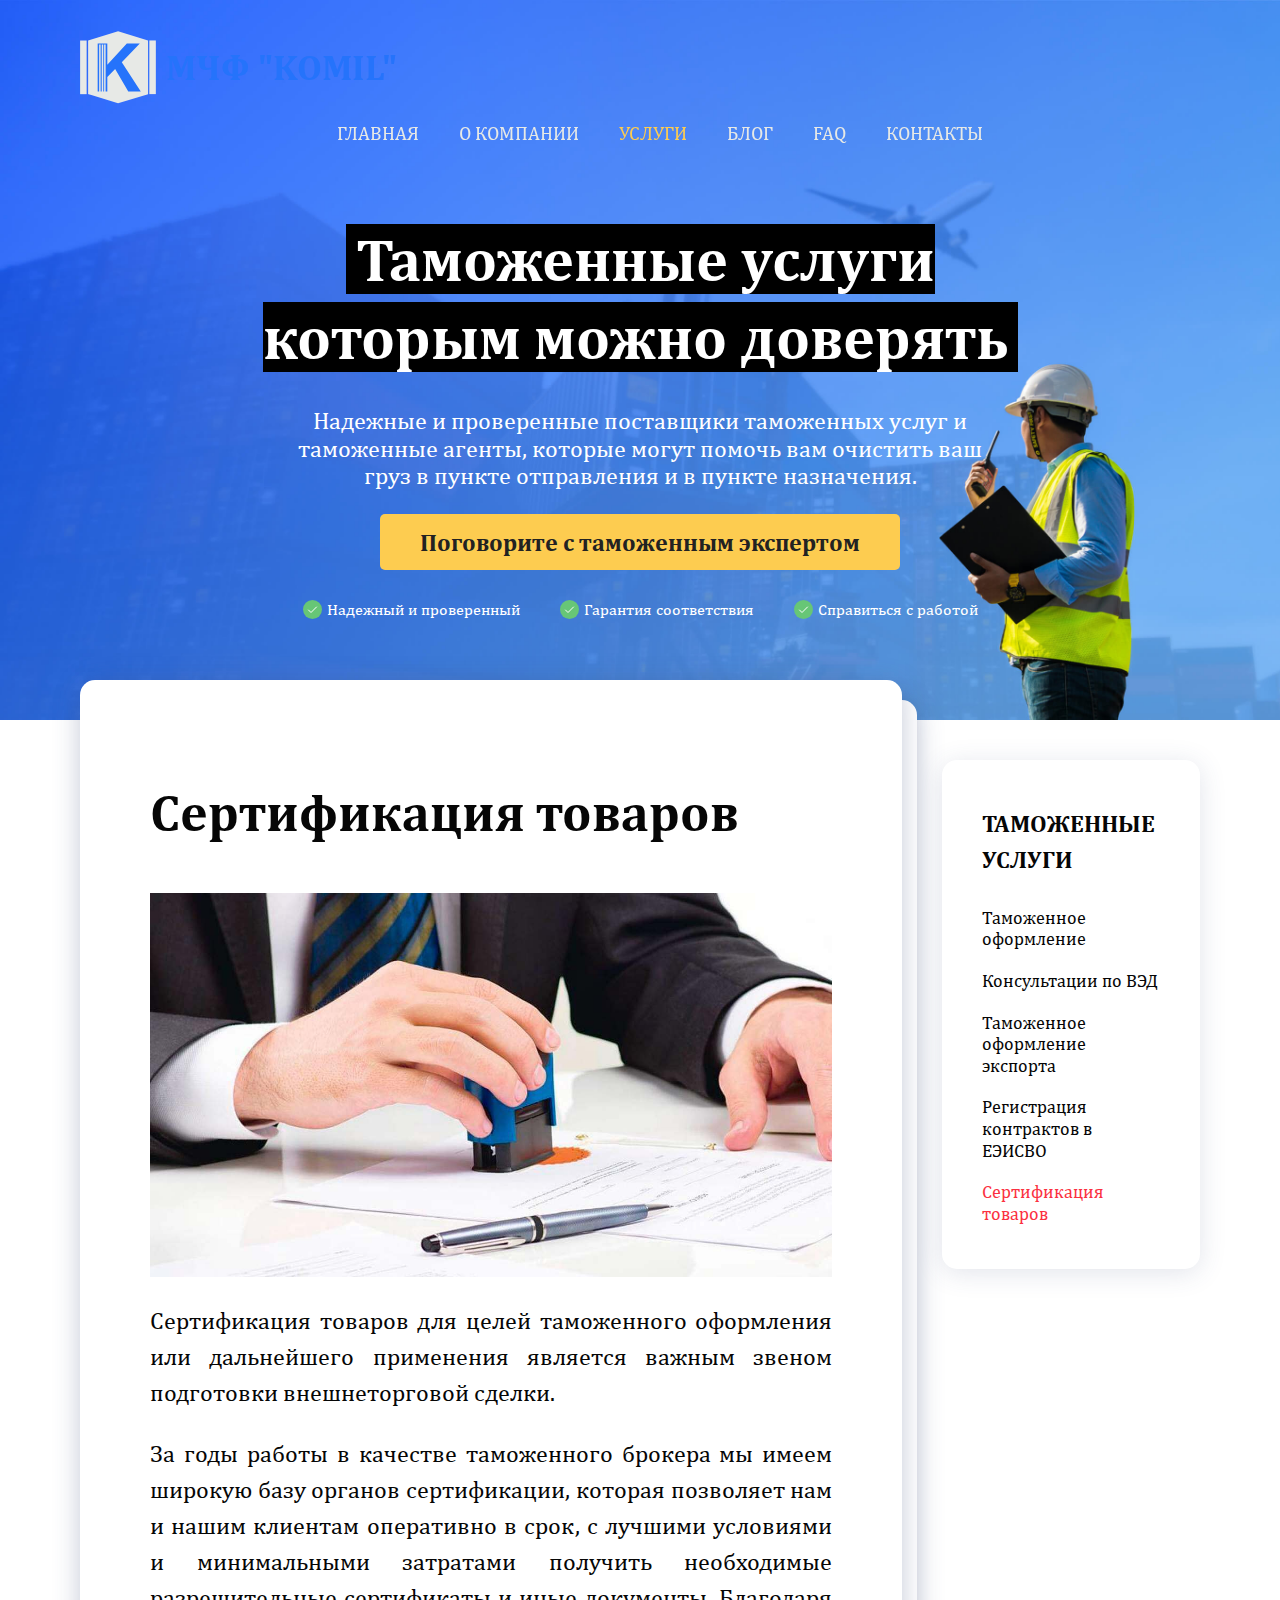
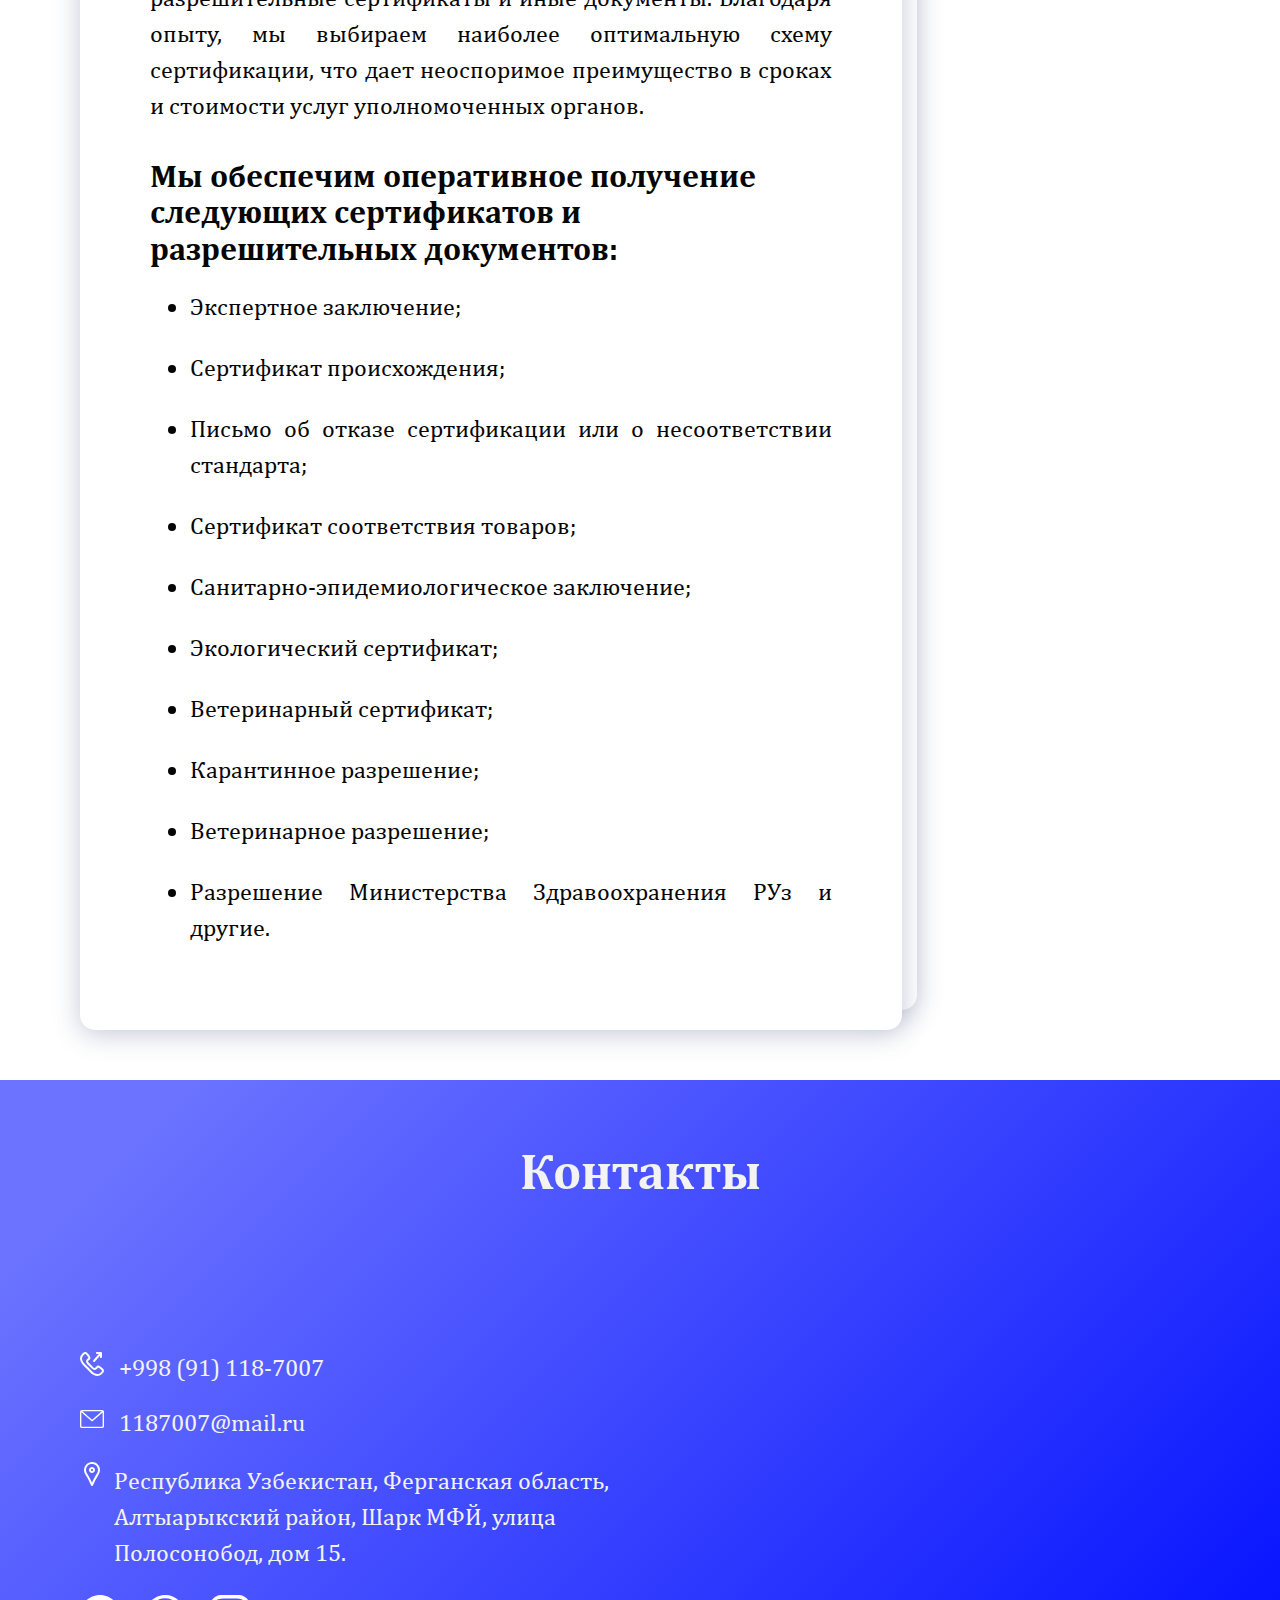
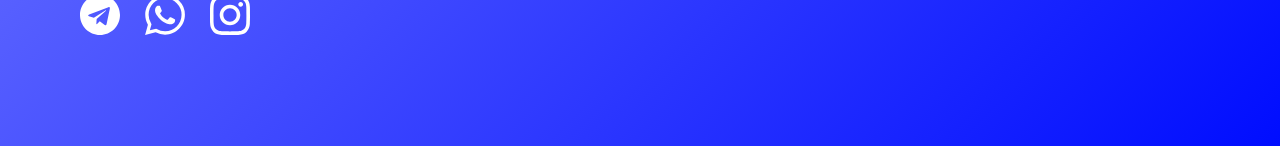
<file: sertification.html>
<!DOCTYPE html>
<html lang="ru">

<head>
   <meta charset="UTF-8" />
   <meta http-equiv="X-UA-Compatible" content="IE=edge" />
   <meta name="viewport" content="width=device-width, initial-scale=1.0" />
   <!-- Primary Meta Tags -->
   <title>Сертификация товаров</title>
   <meta name="title" content="Сертификация товаров">
   <meta name="description"
      content="Сертификация товаров для целей таможенного оформления или дальнейшего применения является важным звеном подготовки внешнеторговой сделки.">

   <!-- Open Graph / Facebook -->
   <meta property="og:type" content="website">
   <meta property="og:url" content="https://decl.uz/">
   <meta property="og:title" content="Сертификация товаров">
   <meta property="og:description"
      content="Сертификация товаров для целей таможенного оформления или дальнейшего применения является важным звеном подготовки внешнеторговой сделки.">
   <meta property="og:image" content="https://decl.uz/img/komil-logo.svg">

   <!-- Twitter -->
   <meta property="twitter:card" content="summary_large_image">
   <meta property="twitter:url" content="https://decl.uz/">
   <meta property="twitter:title" content="Сертификация товаров">
   <meta property="twitter:description"
      content="Сертификация товаров для целей таможенного оформления или дальнейшего применения является важным звеном подготовки внешнеторговой сделки.">
   <meta property="twitter:image" content="https://decl.uz/img/komil-logo.svg">
   <!-- FAVICONS -->
   <link rel="apple-touch-icon" sizes="180x180" href="/apple-touch-icon.png">
   <link rel="icon" type="image/png" sizes="32x32" href="/favicon-32x32.png">
   <link rel="icon" type="image/png" sizes="16x16" href="/favicon-16x16.png">
   <link rel="manifest" href="/site.webmanifest">
   <link rel="mask-icon" href="/safari-pinned-tab.svg" color="#5bbad5">
   <meta name="msapplication-TileColor" content="#438BE3">
   <meta name="theme-color" content="#438BE3">

   <link rel="stylesheet" href="/css/main.css" />
   <link href="https://unpkg.com/aos@2.3.1/dist/aos.css" rel="stylesheet">
</head>

<body>
   <header class="clearance__header">
      <div class="container header__container">
         <nav class="header__nav" data-aos="fade-down">
            <a class="header__nav__logo" href="/index.html">
               <img class="header__nav__logo__img clearance__header__nav__logo" src="/img/komil-logo-white.svg"
                  width="86" height="80" alt="Декларант в фергане"> МЧФ "KOMIL"
            </a>

            <button type="button" class="burger" id="burger">
               <span class="burger-line white-bg"></span>
               <span class="burger-line white-bg"></span>
               <span class="burger-line white-bg"></span>
               <span class="burger-line white-bg"></span>
            </button>
            <div id="menu" class="menu">
               <ul class="header__nav__list">
                  <li class="header__nav__item"><a class="header__nav__link white" href="/">ГЛАВНАЯ</a></li>
                  <li class="header__nav__item"><a class="header__nav__link white" href="/about.html">О КОМПАНИИ</a>
                  </li>
                  <li class="header__nav__item"><a class="header__nav__link white select" href="/#services">УСЛУГИ</a>
                  </li>
                  <li class="header__nav__item"><a class="header__nav__link white" href="/blog.html">БЛОГ</a></li>
                  <li class="header__nav__item"><a class="header__nav__link white" href="/faq.html">FAQ</a></li>
                  <li class="header__nav__item"><a class="header__nav__link white" href="/contacts.html">КОНТАКТЫ</a>
                  </li>
               </ul>
            </div>

         </nav>
      </div>

      <div class="clearance__hero">
         <div class="container clearance__container">
            <h1 class="clearance__hero__title"> <span class="text-black-bg">Таможенные услуги <br>
                  которым можно доверять</span></h1>
            <p class="clearance__hero__desc">Надежные и проверенные поставщики таможенных услуг и таможенные агенты,
               которые могут
               помочь вам очистить ваш груз в пункте отправления и в пункте назначения.</p>

            <a href="tel:998911187007" class="clearance__hero__button__link">Поговорите с таможенным экспертом</a>

            <ul class="clearance__hero__trust">
               <li class="clearance__hero__trust__item">Надежный и проверенный</li>
               <li class="clearance__hero__trust__item">Гарантия соответствия</li>
               <li class="clearance__hero__trust__item">Справиться с работой</li>
            </ul>
         </div>
      </div>
   </header>

   <section class="blog-post">
      <div class="container blog-post__container">
         <div class="post">
            <h2 class="post__title">Сертификация товаров</h2>
            <div class="post-thumb">
               <img class="post-thumb__image" src="/img/sertifikaciya-produkcii.jpeg" alt="Декларант в фергане">
            </div>
            <div class="post-content">
               <p class="post__text">Сертификация товаров для целей таможенного оформления или дальнейшего применения
                  является важным звеном подготовки внешнеторговой сделки.</p>

               <p class="post__text">За годы работы в качестве таможенного брокера мы имеем широкую базу органов
                  сертификации, которая позволяет нам и нашим клиентам оперативно в срок, с лучшими условиями и
                  минимальными затратами получить необходимые разрешительные сертификаты и иные документы. Благодаря
                  опыту, мы выбираем наиболее оптимальную схему сертификации, что дает неоспоримое преимущество в сроках
                  и стоимости услуг уполномоченных органов.</p>

               <h3 class="post-content__title">Мы обеспечим оперативное получение следующих сертификатов и
                  разрешительных документов:</h3>

               <ul class="post-content__list">
                  <li class="post-content__item">Экспертное заключение;</li>
                  <li class="post-content__item">Сертификат происхождения;</li>
                  <li class="post-content__item">Письмо об отказе сертификации или о несоответствии стандарта;</li>
                  <li class="post-content__item">Сертификат соответствия товаров;</li>
                  <li class="post-content__item">Санитарно-эпидемиологическое заключение;</li>
                  <li class="post-content__item">Экологический сертификат;</li>
                  <li class="post-content__item">Ветеринарный сертификат;</li>
                  <li class="post-content__item">Карантинное разрешение;</li>
                  <li class="post-content__item">Ветеринарное разрешение;</li>
                  <li class="post-content__item">Разрешение Министерства Здравоохранения РУз и другие.</li>
               </ul>
            </div>
         </div>

         <div class="sidebar">
            <div class="sidebar__wrapper">
               <h2 class="sidebar__title">ТАМОЖЕННЫЕ УСЛУГИ</h2>
               <ul class="sidebar__list">
                  <li class="sidebar__item"><a href="https://decl.uz/tamozhennoe-oformlenie.html"
                        class="sidebar__item__link">Таможенное оформление</a></li>
                  <li class="sidebar__item"><a href="consultation.html" class="sidebar__item__link">Консультации по
                        ВЭД</a>
                  </li>
                  <li class="sidebar__item"><a href="https://decl.uz/eksport.html"
                        class="sidebar__item__link">Таможенное оформление экспорта</a>
                  </li>
                  <li class="sidebar__item"><a href="https://decl.uz/contract.html"
                        class="sidebar__item__link">Регистрация контрактов в ЕЭИСВО</a>
                  </li>
                  <li class="sidebar__item"><a href="https://decl.uz/sertification.html"
                        class="sidebar__item__link selected">Сертификация товаров</a></li>
               </ul>
            </div>
         </div>
      </div>
   </section>

   <footer id="contacts" class="contact">
      <h2 class="section-title">Контакты</h2>
      <div class="container contact__container">
         <ul class="contact__list">
            <li class="contact__item">
               <?xml version="1.0" encoding="iso-8859-1"?><svg class="svg contact__svg" version="1.1" id="Layer_1"
                  xmlns="http://www.w3.org/2000/svg" xmlns:xlink="http://www.w3.org/1999/xlink" x="0px" y="0px"
                  viewBox="0 0 512.457 512.457" style="enable-background:new 0 0 512.457 512.457;" xml:space="preserve">
                  <g transform="translate(-1)">
                     <g>
                        <g>
                           <path d="M506.847,376.188c-2.506-4.739-5.667-9.463-9.428-14.215c-8.571-10.83-20.227-21.791-34.287-32.906
				c-9.809-7.755-20.237-15.145-30.657-21.961c-6.267-4.1-11.191-7.129-14.123-8.847c-24.749-14.092-53.262-12.224-67.987,11.507
				c-0.684,0.812-1.553,1.841-2.567,3.034c-2.772,3.26-5.585,6.516-8.252,9.535c-0.576,0.651-0.576,0.651-1.151,1.298
				c-4.427,4.973-8.479,9.158-8.33,9.057c-16.299,11.031-26.909,10.163-41.279-4.208L184.976,224.674
				c-14.37-14.37-15.239-24.98-4.201-41.289c-0.107,0.158,4.078-3.894,9.051-8.321c0.647-0.575,0.647-0.575,1.298-1.151
				c3.019-2.667,6.275-5.48,9.535-8.252c1.193-1.014,2.221-1.884,3.034-2.567c23.731-14.725,25.602-43.232,11.64-67.756
				c-1.851-3.163-4.88-8.086-8.98-14.354c-6.816-10.42-14.206-20.848-21.961-30.657c-11.114-14.06-22.076-25.716-32.906-34.287
				c-4.752-3.761-9.477-6.922-14.222-9.432c-22.077-11.67-49.146-7.606-66.816,10.03L47.514,39.593
				c-76.079,76.079-55.111,166.746,35.804,257.661l66.43,66.451l66.458,66.437c90.913,90.913,181.581,111.881,257.666,35.795
				l22.919-22.94C514.45,425.372,518.531,398.258,506.847,376.188z M466.629,412.82l-22.934,22.955
				c-55.66,55.66-120.958,40.559-197.322-35.804l-66.456-66.434l-66.427-66.448c-76.366-76.366-91.467-141.664-35.8-197.331
				l22.919-22.94c4.408-4.4,11.174-5.415,16.709-2.489c2.276,1.204,4.866,2.937,7.688,5.17c7.823,6.191,16.675,15.605,25.913,27.291
				c6.887,8.712,13.561,18.13,19.727,27.554c3.689,5.64,6.357,9.977,7.74,12.337c3.849,6.764,3.612,9.72,2.477,10.358l-3.217,2.217
				c-0.944,0.787-2.561,2.147-4.631,3.907c-3.449,2.934-6.901,5.915-10.144,8.78c-0.708,0.627-0.708,0.627-1.418,1.257
				c-8.44,7.514-13.205,12.127-16.009,16.265c-22.372,33.057-19.645,66.377,9.36,95.382l103.808,103.808
				c29.005,29.005,62.325,31.733,95.373,9.367c4.147-2.81,8.76-7.575,16.274-16.015c0.63-0.709,0.63-0.709,1.257-1.418
				c2.865-3.243,5.847-6.695,8.78-10.144c1.76-2.069,3.12-3.686,3.907-4.631l2.217-3.217c0.637-1.135,3.594-1.371,10.589,2.611
				c2.129,1.25,6.466,3.918,12.106,7.607c9.425,6.165,18.842,12.839,27.555,19.727c11.686,9.238,21.099,18.09,27.29,25.913
				c2.233,2.821,3.966,5.412,5.173,7.693C472.054,401.66,471.037,408.42,466.629,412.82z" />
                           <path d="M286.072,208.055c8.867,7.759,22.344,6.86,30.103-2.007L428.12,78.111v28.556c0,11.782,9.551,21.333,21.333,21.333
				c11.782,0,21.333-9.551,21.333-21.333V21.334c0-0.219-0.026-0.43-0.033-0.647c-0.012-0.385-0.026-0.768-0.058-1.152
				c-0.029-0.347-0.073-0.689-0.118-1.031c-0.045-0.339-0.093-0.676-0.154-1.012c-0.067-0.365-0.146-0.725-0.231-1.083
				c-0.074-0.313-0.152-0.623-0.24-0.933c-0.102-0.357-0.214-0.708-0.334-1.058c-0.106-0.31-0.217-0.618-0.338-0.924
				c-0.13-0.328-0.268-0.651-0.414-0.971c-0.144-0.319-0.295-0.634-0.456-0.947c-0.151-0.293-0.31-0.581-0.474-0.866
				c-0.184-0.319-0.373-0.635-0.575-0.946c-0.175-0.27-0.358-0.534-0.545-0.796c-0.214-0.3-0.432-0.596-0.663-0.886
				c-0.212-0.267-0.435-0.525-0.659-0.782c-0.228-0.26-0.457-0.518-0.699-0.769c-0.267-0.277-0.547-0.54-0.828-0.802
				c-0.159-0.148-0.301-0.307-0.466-0.451c-0.075-0.066-0.156-0.119-0.232-0.183c-0.307-0.261-0.627-0.505-0.948-0.749
				c-0.245-0.186-0.486-0.377-0.736-0.55c-0.313-0.217-0.639-0.414-0.963-0.614c-0.275-0.17-0.547-0.347-0.827-0.503
				c-0.313-0.174-0.638-0.326-0.96-0.484c-0.304-0.149-0.605-0.307-0.914-0.44c-0.318-0.138-0.646-0.252-0.972-0.375
				c-0.325-0.122-0.647-0.252-0.976-0.357c-0.321-0.103-0.652-0.183-0.98-0.271c-0.346-0.093-0.69-0.192-1.039-0.267
				c-0.315-0.068-0.636-0.113-0.956-0.167c-0.375-0.063-0.75-0.129-1.127-0.172c-0.303-0.034-0.611-0.049-0.917-0.071
				c-0.402-0.028-0.803-0.055-1.205-0.061C449.65,0.014,449.554,0,449.454,0H364.12c-11.782,0-21.333,9.551-21.333,21.333
				c0,11.782,9.551,21.333,21.333,21.333h38.32L284.065,177.952C276.307,186.819,277.205,200.297,286.072,208.055z" />
                        </g>
                     </g>
                  </g>
                  <g>
                  </g>
                  <g>
                  </g>
                  <g>
                  </g>
                  <g>
                  </g>
                  <g>
                  </g>
                  <g>
                  </g>
                  <g>
                  </g>
                  <g>
                  </g>
                  <g>
                  </g>
                  <g>
                  </g>
                  <g>
                  </g>
                  <g>
                  </g>
                  <g>
                  </g>
                  <g>
                  </g>
                  <g>
                  </g>
               </svg>

               <a class="contact__item__link" href="+998911187007">+998 (91) 118-7007</a>
            </li>

            <li class="contact__item">
               <?xml version="1.0" encoding="iso-8859-1"?><svg class="svg contact__svg" version="1.1" id="Capa_1"
                  xmlns="http://www.w3.org/2000/svg" xmlns:xlink="http://www.w3.org/1999/xlink" x="0px" y="0px"
                  viewBox="0 0 474 474" style="enable-background:new 0 0 474 474;" xml:space="preserve">
                  <g>
                     <path d="M437.5,59.3h-401C16.4,59.3,0,75.7,0,95.8v282.4c0,20.1,16.4,36.5,36.5,36.5h401c20.1,0,36.5-16.4,36.5-36.5V95.8
		C474,75.7,457.6,59.3,437.5,59.3z M432.2,86.3L239.5,251.1L46.8,86.3H432.2z M447,378.2c0,5.2-4.3,9.5-9.5,9.5h-401
		c-5.2,0-9.5-4.3-9.5-9.5V104.9l203.7,174.2c0.1,0.1,0.3,0.2,0.4,0.3c0.1,0.1,0.3,0.2,0.4,0.3c0.3,0.2,0.5,0.4,0.8,0.5
		c0.1,0.1,0.2,0.1,0.3,0.2c0.4,0.2,0.8,0.4,1.2,0.6c0.1,0,0.2,0.1,0.3,0.1c0.3,0.1,0.6,0.3,1,0.4c0.1,0,0.3,0.1,0.4,0.1
		c0.3,0.1,0.6,0.2,0.9,0.2c0.1,0,0.3,0.1,0.4,0.1c0.3,0.1,0.7,0.1,1,0.2c0.1,0,0.2,0,0.3,0c0.4,0,0.9,0.1,1.3,0.1l0,0l0,0
		c0.4,0,0.9,0,1.3-0.1c0.1,0,0.2,0,0.3,0c0.3,0,0.7-0.1,1-0.2c0.1,0,0.3-0.1,0.4-0.1c0.3-0.1,0.6-0.2,0.9-0.2c0.1,0,0.3-0.1,0.4-0.1
		c0.3-0.1,0.6-0.2,1-0.4c0.1,0,0.2-0.1,0.3-0.1c0.4-0.2,0.8-0.4,1.2-0.6c0.1-0.1,0.2-0.1,0.3-0.2c0.3-0.2,0.5-0.3,0.8-0.5
		c0.1-0.1,0.3-0.2,0.4-0.3c0.1-0.1,0.3-0.2,0.4-0.3L447,109.2V378.2z" />
                  </g>
                  <g>
                  </g>
                  <g>
                  </g>
                  <g>
                  </g>
                  <g>
                  </g>
                  <g>
                  </g>
                  <g>
                  </g>
                  <g>
                  </g>
                  <g>
                  </g>
                  <g>
                  </g>
                  <g>
                  </g>
                  <g>
                  </g>
                  <g>
                  </g>
                  <g>
                  </g>
                  <g>
                  </g>
                  <g>
                  </g>
               </svg>

               <a class="contact__item__link" href="mailto:1187007@mail.ru">1187007@mail.ru</a>
            </li>

            <li class="address contact__item">
               <?xml version="1.0" encoding="iso-8859-1"?><svg class="svg contact__svg" version="1.1" id="Layer_1"
                  xmlns="http://www.w3.org/2000/svg" xmlns:xlink="http://www.w3.org/1999/xlink" x="0px" y="0px"
                  viewBox="0 0 511.985 511.985" style="enable-background:new 0 0 511.985 511.985;" xml:space="preserve">
                  <g>
                     <g>
                        <g>
                           <path
                              d="M222,3.277C153.477,16.59,99.111,72.751,87.702,141.764c-6.79,41.231,1.13,81.857,21.702,116.271
                           c2.35,3.928,4.199,7.011,8.39,14l0.967,1.613c41.753,69.614,59.977,101.895,79.073,142.806l38.825,83.218
                           c7.659,16.416,31.001,16.419,38.664,0.004l34.965-74.901c19.287-41.357,37.562-74.11,79.19-144.553l1.062-1.797
                           c6.181-10.459,9.139-15.472,12.673-21.482c15.271-25.943,23.445-55.54,23.445-86.29C426.659,63.541,329.368-17.545,222,3.277z
                            M366.44,235.307c-3.518,5.984-6.466,10.977-12.631,21.41l-1.062,1.797c-42.326,71.624-61.063,105.204-81.123,148.219
                           l-15.625,33.472l-19.5-41.795c-19.925-42.687-38.643-75.842-81.147-146.709l-0.967-1.613c-4.187-6.981-6.027-10.051-8.363-13.954
                           c-15.428-25.808-21.358-56.232-16.222-87.425c8.504-51.443,49.357-93.645,100.331-103.549
                           c80.922-15.693,153.862,45.096,153.862,125.49C383.993,193.74,377.88,215.872,366.44,235.307z" />
                           <path d="M255.993,106.652c-35.355,0-64,28.645-64,64s28.645,64,64,64s64-28.645,64-64S291.348,106.652,255.993,106.652z
                            M255.993,191.985c-11.791,0-21.333-9.542-21.333-21.333s9.542-21.333,21.333-21.333c11.791,0,21.333,9.542,21.333,21.333
                           S267.784,191.985,255.993,191.985z" />
                        </g>
                     </g>
                  </g>
                  <g>
                  </g>
                  <g>
                  </g>
                  <g>
                  </g>
                  <g>
                  </g>
                  <g>
                  </g>
                  <g>
                  </g>
                  <g>
                  </g>
                  <g>
                  </g>
                  <g>
                  </g>
                  <g>
                  </g>
                  <g>
                  </g>
                  <g>
                  </g>
                  <g>
                  </g>
                  <g>
                  </g>
                  <g>
                  </g>
               </svg>

               <p class="address__link contact__item__link">Республика Узбекистан, Ферганская область, Алтыарыкский
                  район, Шарк МФЙ, улица Полосонобод, дом 15.</p>
            </li>

            <div class="social">
               <a class="social__link" href="t.me/oybek94">
                  <svg class="svg telegram__svg" width="24px" height="24px" viewBox="0 0 24 24"
                     xmlns="http://www.w3.org/2000/svg">
                     <path
                        d="m12 0c-6.627 0-12 5.373-12 12s5.373 12 12 12 12-5.373 12-12c0-6.627-5.373-12-12-12zm5.894 8.221-1.97 9.28c-.145.658-.537.818-1.084.508l-3-2.21-1.446 1.394c-.14.18-.357.295-.6.295-.002 0-.003 0-.005 0l.213-3.054 5.56-5.022c.24-.213-.054-.334-.373-.121l-6.869 4.326-2.96-.924c-.64-.203-.658-.64.135-.954l11.566-4.458c.538-.196 1.006.128.832.941z" />
                  </svg>
               </a>
               <a class="social__link" href="wa.me/998911187007">
                  <svg class="svg whatsapp__svg" width="24px" height="24px" viewBox="0 0 24 24" role="img"
                     xmlns="http://www.w3.org/2000/svg">
                     <title>WhatsApp icon</title>
                     <path
                        d="M17.472 14.382c-.297-.149-1.758-.867-2.03-.967-.273-.099-.471-.148-.67.15-.197.297-.767.966-.94 1.164-.173.199-.347.223-.644.075-.297-.15-1.255-.463-2.39-1.475-.883-.788-1.48-1.761-1.653-2.059-.173-.297-.018-.458.13-.606.134-.133.298-.347.446-.52.149-.174.198-.298.298-.497.099-.198.05-.371-.025-.52-.075-.149-.669-1.612-.916-2.207-.242-.579-.487-.5-.669-.51-.173-.008-.371-.01-.57-.01-.198 0-.52.074-.792.372-.272.297-1.04 1.016-1.04 2.479 0 1.462 1.065 2.875 1.213 3.074.149.198 2.096 3.2 5.077 4.487.709.306 1.262.489 1.694.625.712.227 1.36.195 1.871.118.571-.085 1.758-.719 2.006-1.413.248-.694.248-1.289.173-1.413-.074-.124-.272-.198-.57-.347m-5.421 7.403h-.004a9.87 9.87 0 01-5.031-1.378l-.361-.214-3.741.982.998-3.648-.235-.374a9.86 9.86 0 01-1.51-5.26c.001-5.45 4.436-9.884 9.888-9.884 2.64 0 5.122 1.03 6.988 2.898a9.825 9.825 0 012.893 6.994c-.003 5.45-4.437 9.884-9.885 9.884m8.413-18.297A11.815 11.815 0 0012.05 0C5.495 0 .16 5.335.157 11.892c0 2.096.547 4.142 1.588 5.945L.057 24l6.305-1.654a11.882 11.882 0 005.683 1.448h.005c6.554 0 11.89-5.335 11.893-11.893a11.821 11.821 0 00-3.48-8.413Z" />
                  </svg>
               </a>
               <a class="social__link" href="https://instagram.com/oybek.tursunboev">
                  <svg class="svg intagram__svg" width="24px" height="24px" viewBox="0 0 24 24" role="img"
                     xmlns="http://www.w3.org/2000/svg">
                     <title>Instagram icon</title>
                     <path
                        d="M12 0C8.74 0 8.333.015 7.053.072 5.775.132 4.905.333 4.14.63c-.789.306-1.459.717-2.126 1.384S.935 3.35.63 4.14C.333 4.905.131 5.775.072 7.053.012 8.333 0 8.74 0 12s.015 3.667.072 4.947c.06 1.277.261 2.148.558 2.913.306.788.717 1.459 1.384 2.126.667.666 1.336 1.079 2.126 1.384.766.296 1.636.499 2.913.558C8.333 23.988 8.74 24 12 24s3.667-.015 4.947-.072c1.277-.06 2.148-.262 2.913-.558.788-.306 1.459-.718 2.126-1.384.666-.667 1.079-1.335 1.384-2.126.296-.765.499-1.636.558-2.913.06-1.28.072-1.687.072-4.947s-.015-3.667-.072-4.947c-.06-1.277-.262-2.149-.558-2.913-.306-.789-.718-1.459-1.384-2.126C21.319 1.347 20.651.935 19.86.63c-.765-.297-1.636-.499-2.913-.558C15.667.012 15.26 0 12 0zm0 2.16c3.203 0 3.585.016 4.85.071 1.17.055 1.805.249 2.227.415.562.217.96.477 1.382.896.419.42.679.819.896 1.381.164.422.36 1.057.413 2.227.057 1.266.07 1.646.07 4.85s-.015 3.585-.074 4.85c-.061 1.17-.256 1.805-.421 2.227-.224.562-.479.96-.899 1.382-.419.419-.824.679-1.38.896-.42.164-1.065.36-2.235.413-1.274.057-1.649.07-4.859.07-3.211 0-3.586-.015-4.859-.074-1.171-.061-1.816-.256-2.236-.421-.569-.224-.96-.479-1.379-.899-.421-.419-.69-.824-.9-1.38-.165-.42-.359-1.065-.42-2.235-.045-1.26-.061-1.649-.061-4.844 0-3.196.016-3.586.061-4.861.061-1.17.255-1.814.42-2.234.21-.57.479-.96.9-1.381.419-.419.81-.689 1.379-.898.42-.166 1.051-.361 2.221-.421 1.275-.045 1.65-.06 4.859-.06l.045.03zm0 3.678c-3.405 0-6.162 2.76-6.162 6.162 0 3.405 2.76 6.162 6.162 6.162 3.405 0 6.162-2.76 6.162-6.162 0-3.405-2.76-6.162-6.162-6.162zM12 16c-2.21 0-4-1.79-4-4s1.79-4 4-4 4 1.79 4 4-1.79 4-4 4zm7.846-10.405c0 .795-.646 1.44-1.44 1.44-.795 0-1.44-.646-1.44-1.44 0-.794.646-1.439 1.44-1.439.793-.001 1.44.645 1.44 1.439z" />
                  </svg>
               </a>
            </div>
         </ul>

         <div class="contact__map">
            <iframe class="contact__map__link"
               src="https://www.google.com/maps/embed?pb=!1m18!1m12!1m3!1d3082.5228323674883!2d71.49590921135507!3d40.362643867599544!2m3!1f0!2f0!3f0!3m2!1i1024!2i768!4f13.1!3m3!1m2!1s0x38ae8b47133df80f%3A0xf68322fc472d2748!2z0JzQp9CkICJLT01JTCI!5e0!3m2!1sru!2s!4v1651077502065!5m2!1sru!2s"
               width="650" height="400" style="border:0;" allowfullscreen="" loading="lazy"
               referrerpolicy="no-referrer-when-downgrade"></iframe>
         </div>
      </div>
   </footer>

   <script src="/js/main.js"></script>
   <script src="https://unpkg.com/aos@2.3.1/dist/aos.js"></script>
   <script>
      AOS.init({
         duration: 1000,
      });
   </script>
</body>

</html>
</file>
<file: css/main.css>
@font-face {
  font-family: "Cambria";
  src: url("../fonts/Cambria.woff2") format("woff2"), url("../fonts/Cambria.woff") format("woff");
  font-weight: normal;
  font-style: normal;
  font-display: swap;
}

@font-face {
  font-family: "Cambria";
  src: url("../fonts/Cambria-Bold.woff2") format("woff2"), url("../fonts/Cambria-Bold.woff") format("woff");
  font-weight: bold;
  font-style: normal;
  font-display: swap;
}

/*! normalize.css v8.0.1 | MIT License | github.com/necolas/normalize.css */
/* Document
   ========================================================================== */
/**
 * 1. Correct the line height in all browsers.
 * 2. Prevent adjustments of font size after orientation changes in iOS.
 */
html {
  line-height: 1.15;
  /* 1 */
  -webkit-text-size-adjust: 100%;
  /* 2 */
}

/* Sections
     ========================================================================== */
/**
   * Remove the margin in all browsers.
   */
body {
  margin: 0;
}

/**
   * Render the `main` element consistently in IE.
   */
main {
  display: block;
}

/**
   * Correct the font size and margin on `h1` elements within `section` and
   * `article` contexts in Chrome, Firefox, and Safari.
   */
h1 {
  font-size: 2em;
  margin: 0.67em 0;
}

/* Grouping content
     ========================================================================== */
/**
   * 1. Add the correct box sizing in Firefox.
   * 2. Show the overflow in Edge and IE.
   */
hr {
  -webkit-box-sizing: content-box;
          box-sizing: content-box;
  /* 1 */
  height: 0;
  /* 1 */
  overflow: visible;
  /* 2 */
}

/**
   * 1. Correct the inheritance and scaling of font size in all browsers.
   * 2. Correct the odd `em` font sizing in all browsers.
   */
pre {
  font-family: monospace, monospace;
  /* 1 */
  font-size: 1em;
  /* 2 */
}

/* Text-level semantics
     ========================================================================== */
/**
   * Remove the gray background on active links in IE 10.
   */
a {
  background-color: transparent;
}

/**
   * 1. Remove the bottom border in Chrome 57-
   * 2. Add the correct text decoration in Chrome, Edge, IE, Opera, and Safari.
   */
abbr[title] {
  border-bottom: none;
  /* 1 */
  text-decoration: underline;
  /* 2 */
  -webkit-text-decoration: underline dotted;
          text-decoration: underline dotted;
  /* 2 */
}

/**
   * Add the correct font weight in Chrome, Edge, and Safari.
   */
b,
strong {
  font-weight: bolder;
}

/**
   * 1. Correct the inheritance and scaling of font size in all browsers.
   * 2. Correct the odd `em` font sizing in all browsers.
   */
code,
kbd,
samp {
  font-family: monospace, monospace;
  /* 1 */
  font-size: 1em;
  /* 2 */
}

/**
   * Add the correct font size in all browsers.
   */
small {
  font-size: 80%;
}

/**
   * Prevent `sub` and `sup` elements from affecting the line height in
   * all browsers.
   */
sub,
sup {
  font-size: 75%;
  line-height: 0;
  position: relative;
  vertical-align: baseline;
}

sub {
  bottom: -0.25em;
}

sup {
  top: -0.5em;
}

/* Embedded content
     ========================================================================== */
/**
   * Remove the border on images inside links in IE 10.
   */
img {
  border-style: none;
}

/* Forms
     ========================================================================== */
/**
   * 1. Change the font styles in all browsers.
   * 2. Remove the margin in Firefox and Safari.
   */
button,
input,
optgroup,
select,
textarea {
  font-family: inherit;
  /* 1 */
  font-size: 100%;
  /* 1 */
  line-height: 1.15;
  /* 1 */
  margin: 0;
  /* 2 */
}

/**
   * Show the overflow in IE.
   * 1. Show the overflow in Edge.
   */
button,
input {
  /* 1 */
  overflow: visible;
}

/**
   * Remove the inheritance of text transform in Edge, Firefox, and IE.
   * 1. Remove the inheritance of text transform in Firefox.
   */
button,
select {
  /* 1 */
  text-transform: none;
}

/**
   * Correct the inability to style clickable types in iOS and Safari.
   */
button,
[type="button"],
[type="reset"],
[type="submit"] {
  -webkit-appearance: button;
}

/**
   * Remove the inner border and padding in Firefox.
   */
button::-moz-focus-inner,
[type="button"]::-moz-focus-inner,
[type="reset"]::-moz-focus-inner,
[type="submit"]::-moz-focus-inner {
  border-style: none;
  padding: 0;
}

/**
   * Restore the focus styles unset by the previous rule.
   */
button:-moz-focusring,
[type="button"]:-moz-focusring,
[type="reset"]:-moz-focusring,
[type="submit"]:-moz-focusring {
  outline: 1px dotted ButtonText;
}

/**
   * Correct the padding in Firefox.
   */
fieldset {
  padding: 0.35em 0.75em 0.625em;
}

/**
   * 1. Correct the text wrapping in Edge and IE.
   * 2. Correct the color inheritance from `fieldset` elements in IE.
   * 3. Remove the padding so developers are not caught out when they zero out
   *    `fieldset` elements in all browsers.
   */
legend {
  -webkit-box-sizing: border-box;
          box-sizing: border-box;
  /* 1 */
  color: inherit;
  /* 2 */
  display: table;
  /* 1 */
  max-width: 100%;
  /* 1 */
  padding: 0;
  /* 3 */
  white-space: normal;
  /* 1 */
}

/**
   * Add the correct vertical alignment in Chrome, Firefox, and Opera.
   */
progress {
  vertical-align: baseline;
}

/**
   * Remove the default vertical scrollbar in IE 10+.
   */
textarea {
  overflow: auto;
}

/**
   * 1. Add the correct box sizing in IE 10.
   * 2. Remove the padding in IE 10.
   */
[type="checkbox"],
[type="radio"] {
  -webkit-box-sizing: border-box;
          box-sizing: border-box;
  /* 1 */
  padding: 0;
  /* 2 */
}

/**
   * Correct the cursor style of increment and decrement buttons in Chrome.
   */
[type="number"]::-webkit-inner-spin-button,
[type="number"]::-webkit-outer-spin-button {
  height: auto;
}

/**
   * 1. Correct the odd appearance in Chrome and Safari.
   * 2. Correct the outline style in Safari.
   */
[type="search"] {
  -webkit-appearance: textfield;
  /* 1 */
  outline-offset: -2px;
  /* 2 */
}

/**
   * Remove the inner padding in Chrome and Safari on macOS.
   */
[type="search"]::-webkit-search-decoration {
  -webkit-appearance: none;
}

/**
   * 1. Correct the inability to style clickable types in iOS and Safari.
   * 2. Change font properties to `inherit` in Safari.
   */
::-webkit-file-upload-button {
  -webkit-appearance: button;
  /* 1 */
  font: inherit;
  /* 2 */
}

/* Interactive
     ========================================================================== */
/*
   * Add the correct display in Edge, IE 10+, and Firefox.
   */
details {
  display: block;
}

/*
   * Add the correct display in all browsers.
   */
summary {
  display: list-item;
}

/* Misc
     ========================================================================== */
/**
   * Add the correct display in IE 10+.
   */
template {
  display: none;
}

/**
   * Add the correct display in IE 10.
   */
[hidden] {
  display: none;
}

html {
  font-size: 16px;
  -webkit-box-sizing: border-box;
          box-sizing: border-box;
}

@media screen and (min-width: 1025px) and (max-width: 1200px) {
  html {
    font-size: 14px;
  }
}

@media screen and (max-width: 1024px) {
  html {
    font-size: 12px;
  }
}

*,
*::after,
*::before {
  -webkit-box-sizing: inherit;
          box-sizing: inherit;
}

body {
  display: -webkit-box;
  display: -ms-flexbox;
  display: flex;
  -webkit-box-orient: vertical;
  -webkit-box-direction: normal;
      -ms-flex-direction: column;
          flex-direction: column;
  height: 100%;
  margin: 0;
  padding: 0;
  font-family: "Cambria", sans-serif;
  font-weight: normal;
  color: #060606;
}

img {
  max-width: 100%;
  height: auto;
}

.visually-hidden {
  position: absolute;
  width: 1px;
  height: 1px;
  margin: -1px;
  border: 0;
  padding: 0;
  clip: rect(0 0 0 0);
  overflow: hidden;
}

.container {
  max-width: 1528px;
  margin: 0 auto;
  padding: 0 20px;
}

@media screen and (min-width: 1201px) and (max-width: 1440px) {
  .container {
    padding: 0 80px;
  }
}

.section-title {
  margin-top: 0;
  margin-bottom: 80px;
  font-weight: bold;
  font-size: 3.125rem;
  line-height: 172%;
  text-align: center;
}

@media screen and (max-width: 1024px) {
  .section-title {
    margin-bottom: 40px;
  }
}

@media screen and (max-width: 768px) {
  .section-title {
    font-size: 2.7rem;
  }
}

@media screen and (max-width: 1024px) {
  .header {
    padding-top: 20px;
    padding-bottom: 20px;
  }
}

@media screen and (max-width: 480px) {
  .header {
    margin-bottom: 50px;
  }
}

.header {
  position: fixed;
  top: 0;
  width: 100%;
  z-index: 1;
  background-color: #fff;
  -webkit-box-shadow: rgba(0, 0, 0, 0.1) 0px 4px 6px -1px, rgba(0, 0, 0, 0.06) 0px 2px 4px -1px;
          box-shadow: rgba(0, 0, 0, 0.1) 0px 4px 6px -1px, rgba(0, 0, 0, 0.06) 0px 2px 4px -1px;
}

.header__nav {
  width: 100%;
  height: auto;
  margin: 0 auto;
  padding: 10px 0;
}

@media screen and (min-width: 1201px) and (max-width: 1440px) {
  .header__nav {
    margin-bottom: 70px;
  }
}

@media screen and (min-width: 769px) and (max-width: 1024px) {
  .header__nav {
    margin-bottom: 70px;
  }
}

@media screen and (max-width: 768px) {
  .header__nav {
    margin-bottom: 40px;
  }
}

.header__nav__container {
  display: -webkit-box;
  display: -ms-flexbox;
  display: flex;
  -webkit-box-pack: justify;
      -ms-flex-pack: justify;
          justify-content: space-between;
  -ms-flex-wrap: wrap;
      flex-wrap: wrap;
  -webkit-box-align: center;
      -ms-flex-align: center;
          align-items: center;
}

nav.header__nav.aos-init.aos-animate {
  margin-bottom: 0;
}

.header__nav__logo {
  display: -webkit-box;
  display: -ms-flexbox;
  display: flex;
  -webkit-box-align: center;
      -ms-flex-align: center;
          align-items: center;
  font-size: 2.25rem;
  text-decoration: none;
  color: #2573fb;
  font-weight: bold;
}

@media screen and (max-width: 768px) {
  .header__nav__logo {
    font-size: 2rem;
  }
}

.header__nav__logo__img {
  padding-right: 10px;
}

@media screen and (max-width: 768px) {
  .header__nav__logo__img {
    width: 70px;
    height: 70px;
  }
}

.header__nav__list {
  display: -webkit-box;
  display: -ms-flexbox;
  display: flex;
  -webkit-box-pack: center;
      -ms-flex-pack: center;
          justify-content: center;
  padding-left: 0;
}

.header__nav__item {
  display: inline-block;
  margin-left: 40px;
  font-size: 1.2rem;
}

@media screen and (max-width: 890px) {
  .header__nav__item {
    margin-left: 20px;
  }
}

@media screen and (max-width: 768px) {
  .header__nav__item {
    margin-left: 20px;
    margin-left: 0;
    width: 100%;
    font-size: 2rem;
  }
}

.header__nav__link {
  text-decoration: none;
  color: #2573fb;
}

.header__nav__link:hover {
  color: #fb3141;
}

@media screen and (max-width: 768px) {
  .header__nav__link {
    display: -webkit-box;
    display: -ms-flexbox;
    display: flex;
    -webkit-box-pack: center;
        -ms-flex-pack: center;
            justify-content: center;
  }
}

.white {
  color: #e7e9e6;
}

.white:hover {
  color: #fdcc50;
}

.burger {
  position: relative;
  display: none;
  cursor: pointer;
  width: 2rem;
  height: 1rem;
  border: none;
  outline: none;
  opacity: 0;
  visibility: hidden;
  background: none;
  -webkit-transform: rotate(0deg);
          transform: rotate(0deg);
  -webkit-transition: 0.35s ease-in-out;
  transition: 0.35s ease-in-out;
}

@media screen and (max-width: 768px) {
  .burger {
    display: block;
    opacity: 1;
    visibility: visible;
  }
}

.burger-line {
  display: block;
  position: absolute;
  width: 100%;
  height: 2px;
  left: 0;
  border: none;
  outline: none;
  opacity: 1;
  border-radius: 0.25rem;
  background: #2573fb;
  -webkit-transform: rotate(0deg);
          transform: rotate(0deg);
  -webkit-transition: 0.25s ease-in-out;
  transition: 0.25s ease-in-out;
}

.burger-line:nth-child(1) {
  top: 0;
}

.burger-line:nth-child(2), .burger-line:nth-child(3) {
  top: 0.5rem;
}

.burger-line:nth-child(4) {
  top: 1rem;
}

.burger.is-active .burger-line:nth-child(1), .burger.is-active .burger-line:nth-child(4) {
  top: 1.25rem;
  width: 0%;
  left: 50%;
}

.burger.is-active .burger-line:nth-child(2) {
  -webkit-transform: rotate(45deg);
          transform: rotate(45deg);
}

.burger.is-active .burger-line:nth-child(3) {
  -webkit-transform: rotate(-45deg);
          transform: rotate(-45deg);
}

.white-bg {
  background: #e7e9e6;
}

@media screen and (max-width: 768px) {
  .menu {
    width: 100%;
    max-height: 0rem;
    padding: 0;
    opacity: 0;
    visibility: hidden;
    overflow: hidden;
    -webkit-transition: all 0.35s ease;
    transition: all 0.35s ease;
  }
  .menu.is-active {
    opacity: 1;
    visibility: visible;
  }
}

@media screen and (max-width: 768px) {
  .header__nav__list {
    display: -webkit-box;
    display: -ms-flexbox;
    display: flex;
    -webkit-box-orient: vertical;
    -webkit-box-direction: normal;
        -ms-flex-direction: column;
            flex-direction: column;
    -webkit-box-pack: center;
        -ms-flex-pack: center;
            justify-content: center;
    -webkit-box-align: start;
        -ms-flex-align: start;
            align-items: flex-start;
    gap: 0.75rem;
    padding: 1rem 0;
  }
}

.select {
  color: #fdcc50;
}

.header__top {
  background-color: #2573fb;
  color: #fff;
}

.header__top__list {
  display: -webkit-box;
  display: -ms-flexbox;
  display: flex;
  -webkit-box-align: center;
      -ms-flex-align: center;
          align-items: center;
  margin: 0;
  list-style: none;
  padding: 10px 0;
}

.header__top__item {
  display: -webkit-box;
  display: -ms-flexbox;
  display: flex;
  -webkit-box-align: center;
      -ms-flex-align: center;
          align-items: center;
  margin-right: 30px;
}

.tel__svg {
  width: 15px;
  height: 15px;
  fill: #fff;
  margin-right: 5px;
}

.add-text {
  margin-left: 10px;
  padding: 3px 8px;
  background-color: rgba(34, 34, 34, 0.169);
  color: #e7e9e6;
  font-size: 0.8rem;
  border-radius: 5px;
}

.hero {
  margin-top: 80px;
  margin-bottom: 100px;
  padding-top: 40px;
  padding-bottom: 150px;
  background-color: rgba(144, 144, 144, 0.1);
  background-image: url("/img/location.svg");
  background-size: contain;
  background-repeat: no-repeat;
  background-position: top -50px right -190px;
}

@media screen and (min-width: 1201px) and (max-width: 1440px) {
  .hero {
    background-size: 1000px;
    background-position: top right -150px;
  }
}

@media screen and (min-width: 769px) and (max-width: 1024px) {
  .hero {
    padding-bottom: 100px;
  }
}

@media screen and (max-width: 768px) {
  .hero {
    background-size: contain;
    background-position: bottom 50px left;
  }
}

.hero__title {
  padding-bottom: 36px;
  font-weight: bold;
  font-size: 4.375rem;
  line-height: 129%;
  color: #060606;
  margin: 0;
}

@media screen and (max-width: 768px) {
  .hero__title {
    font-size: 3rem;
  }
}

@media screen and (max-width: 480px) {
  .hero__title {
    padding-bottom: 15px;
  }
}

.hero__desc {
  max-width: 610px;
  font-size: 1.5rem;
  line-height: 125%;
  padding-bottom: 100px;
  margin: 0;
}

@media screen and (min-width: 769px) and (max-width: 1024px) {
  .hero__desc {
    max-width: 400px;
    padding-bottom: 50px;
  }
}

@media screen and (min-width: 481px) and (max-width: 768px) {
  .hero__desc {
    padding-bottom: 100px;
  }
}

@media screen and (max-width: 480px) {
  .hero__desc {
    padding-bottom: 50px;
  }
}

.btn-grad {
  background-color: #6699f2;
  margin: 10px;
  padding: 20px 45px;
  font-size: 1.5rem;
  text-align: center;
  text-transform: uppercase;
  -webkit-transition: 0.5s;
  transition: 0.5s;
  background-size: 200% auto;
  color: white;
  -webkit-box-shadow: 0 0 20px #eee;
          box-shadow: 0 0 20px #eee;
  border-radius: 20px;
  text-decoration: none;
}

.btn-grad:hover {
  background-color: #2573fb;
  color: #fff;
  text-decoration: none;
}

.discount {
  margin-bottom: 100px;
}

@media screen and (max-width: 480px) {
  .discount {
    margin-bottom: 50px;
  }
}

.discount__wrapper {
  border-radius: 21px;
  background: rgba(67, 139, 227, 0.1);
  padding: 40px 100px;
  background-size: 500px;
  background-image: url("/img/discount.svg");
  background-repeat: no-repeat;
  background-position: center right 100px;
}

@media screen and (min-width: 1025px) and (max-width: 1200px) {
  .discount__wrapper {
    padding: 40px 110px;
  }
}

@media screen and (min-width: 769px) and (max-width: 1024px) {
  .discount__wrapper {
    padding: 30px 60px;
    background-size: 300px;
  }
}

@media screen and (max-width: 768px) {
  .discount__wrapper {
    padding: 15px 30px;
    background-size: 150px;
    background-position: top 15px right 30px;
  }
}

@media screen and (max-width: 480px) {
  .discount__wrapper {
    background-size: 100px;
  }
}

.discount__title {
  margin-top: 0;
  margin-bottom: 20px;
  font-weight: bold;
  font-size: 2.25rem;
  line-height: 146%;
  text-transform: uppercase;
  color: #001A49;
}

@media screen and (min-width: 769px) and (max-width: 1024px) {
  .discount__title {
    margin-bottom: 10px;
  }
}

@media screen and (max-width: 768px) {
  .discount__title {
    margin-bottom: 5px;
    font-size: 2rem;
  }
}

.discount__desc {
  max-width: 670px;
  margin: 0;
  font-size: 1.5rem;
  line-height: 152%;
}

@media screen and (min-width: 1201px) and (max-width: 1440px) {
  .discount__desc {
    max-width: 450px;
  }
}

@media screen and (min-width: 1025px) and (max-width: 1200px) {
  .discount__desc {
    max-width: 400px;
  }
}

@media screen and (min-width: 769px) and (max-width: 1024px) {
  .discount__desc {
    max-width: 350px;
  }
}

@media screen and (min-width: 481px) and (max-width: 768px) {
  .discount__desc {
    max-width: 100%;
    font-size: 1.2rem;
  }
}

.how-we-work {
  margin-bottom: 100px;
}

@media screen and (max-width: 480px) {
  .how-we-work {
    margin-bottom: 50px;
  }
}

.how-we-work__list {
  display: -webkit-box;
  display: -ms-flexbox;
  display: flex;
  -webkit-box-orient: horizontal;
  -webkit-box-direction: normal;
      -ms-flex-direction: row;
          flex-direction: row;
  margin: 0;
  padding: 0;
  text-align: center;
  list-style: none;
}

@media screen and (max-width: 1024px) {
  .how-we-work__list {
    -webkit-box-orient: vertical;
    -webkit-box-direction: normal;
        -ms-flex-direction: column;
            flex-direction: column;
    -webkit-box-align: center;
        -ms-flex-align: center;
            align-items: center;
    margin-top: -40px;
  }
}

.how-we-work__item {
  display: -webkit-box;
  display: -ms-flexbox;
  display: flex;
  -webkit-box-orient: vertical;
  -webkit-box-direction: normal;
      -ms-flex-direction: column;
          flex-direction: column;
  -webkit-box-align: center;
      -ms-flex-align: center;
          align-items: center;
  width: 33%;
}

.how-we-work__item:not(:last-child) {
  margin-right: 50px;
}

@media screen and (max-width: 1024px) {
  .how-we-work__item:not(:last-child) {
    margin-right: 0;
  }
}

.how-we-work__item:hover .how-we-work__item__header {
  -webkit-box-shadow: 0px 6.375px 12.75px rgba(67, 139, 227, 0.2);
          box-shadow: 0px 6.375px 12.75px rgba(67, 139, 227, 0.2);
}

@media screen and (max-width: 1024px) {
  .how-we-work__item {
    width: 100%;
  }
}

.how-we-work__item__header {
  position: relative;
  width: 99px;
  height: 99px;
  margin-bottom: 40px;
  border-radius: 50%;
  background: #FFFFFF;
  -webkit-box-shadow: rgba(0, 0, 0, 0.15) 1.95px 1.95px 2.6px;
          box-shadow: rgba(0, 0, 0, 0.15) 1.95px 1.95px 2.6px;
  -webkit-transition: -webkit-box-shadow 0.4s ease;
  transition: -webkit-box-shadow 0.4s ease;
  transition: box-shadow 0.4s ease;
  transition: box-shadow 0.4s ease, -webkit-box-shadow 0.4s ease;
}

@media screen and (max-width: 1024px) {
  .how-we-work__item__header {
    margin-top: 60px;
    margin-bottom: 10px;
  }
}

@media screen and (max-width: 480px) {
  .how-we-work__item__header {
    width: 70px;
    height: 70px;
  }
}

.line::before {
  content: '';
  position: absolute;
  top: 40%;
  right: 255%;
  width: 81px;
  height: 36px;
  background-image: url("/img/do-arrs.png");
  background-position: 0 0;
  -webkit-animation: arrMove 6s infinite;
          animation: arrMove 6s infinite;
}

@media screen and (min-width: 1025px) and (max-width: 1200px) {
  .line::before {
    right: 200%;
  }
}

@media screen and (max-width: 1024px) {
  .line::before {
    display: none;
  }
}

.line::after {
  content: '';
  position: absolute;
  top: 40%;
  left: 270%;
  width: 81px;
  height: 36px;
  background-image: url("/img/do-arrs.png");
  background-position: 0 0;
  -webkit-animation: arrMove 6s infinite;
          animation: arrMove 6s infinite;
}

@-webkit-keyframes arrMove {
  0% {
    background-position: 0 0;
  }
  16% {
    background-position: 28px 0;
  }
  33% {
    background-position: 58px 0;
  }
  49% {
    background-position: 88px 0;
  }
  66% {
    background-position: 118px 0;
  }
  83% {
    background-position: 148px 0;
  }
  100% {
    background-position: 178px 0;
  }
}

@keyframes arrMove {
  0% {
    background-position: 0 0;
  }
  16% {
    background-position: 28px 0;
  }
  33% {
    background-position: 58px 0;
  }
  49% {
    background-position: 88px 0;
  }
  66% {
    background-position: 118px 0;
  }
  83% {
    background-position: 148px 0;
  }
  100% {
    background-position: 178px 0;
  }
}

@media screen and (min-width: 1201px) and (max-width: 1440px) {
  .line::after {
    left: 230%;
  }
}

@media screen and (min-width: 1025px) and (max-width: 1200px) {
  .line::after {
    left: 200%;
  }
}

@media screen and (max-width: 1024px) {
  .line::after {
    display: none;
  }
}

.how-we-work__item__header__text {
  font-size: 3.75rem;
  font-weight: 500;
  line-height: 170%;
  color: #2573fb;
}

.how-we-work__item__title {
  margin-top: 0;
  margin-bottom: 25px;
  font-weight: bold;
  font-size: 2rem;
  line-height: 111%;
}

@media screen and (min-width: 1201px) and (max-width: 1440px) {
  .how-we-work__item__title {
    font-size: 1.6rem;
  }
}

@media screen and (max-width: 1024px) {
  .how-we-work__item__title {
    margin-bottom: 10px;
  }
}

.how-we-work__item__desc {
  max-width: 400px;
  margin-top: 0;
  margin-bottom: 0;
  font-size: 1.25rem;
  line-height: 150%;
}

@media screen and (max-width: 1024px) {
  .how-we-work__item__desc {
    max-width: 100%;
  }
}

.how-we-work__item__header__text,
.how-we-work__item__title,
.how-we-work__item__desc {
  cursor: context-menu;
}

.offers {
  padding-bottom: 50px;
  padding-top: 30px;
  background-color: #f0f1f9;
}

.offers__list {
  display: -webkit-box;
  display: -ms-flexbox;
  display: flex;
  -ms-flex-wrap: wrap;
      flex-wrap: wrap;
  grid-gap: 18px;
  list-style: none;
  margin: 0;
  padding-left: 0;
}

@media screen and (max-width: 1440px) {
  .offers__list {
    grid-gap: 11px;
  }
}

.offers__item {
  width: 24%;
  min-height: 250px;
  background: #FFFFFF;
  border-radius: 15px;
  -webkit-box-shadow: 0px 5px 27px rgba(26, 42, 137, 0.09);
          box-shadow: 0px 5px 27px rgba(26, 42, 137, 0.09);
  -webkit-transition: all 0.4s ease;
  transition: all 0.4s ease;
}

.offers__item:hover {
  -webkit-box-shadow: rgba(50, 50, 93, 0.25) 0px 13px 27px -5px, rgba(0, 0, 0, 0.3) 0px 8px 16px -8px;
          box-shadow: rgba(50, 50, 93, 0.25) 0px 13px 27px -5px, rgba(0, 0, 0, 0.3) 0px 8px 16px -8px;
  background-color: #2573fb;
  -webkit-transform: scale(1.05);
          transform: scale(1.05);
}

.offers__item:hover .offers__item__title {
  color: #FFFFFF;
}

.offers__item:hover .offers__item__icon {
  -webkit-filter: drop-shadow(12px 12px 5px #4444dd);
          filter: drop-shadow(12px 12px 5px #4444dd);
}

@media screen and (min-width: 769px) and (max-width: 1024px) {
  .offers__item {
    width: 32.3%;
  }
}

@media screen and (min-width: 481px) and (max-width: 768px) {
  .offers__item {
    width: 48.8%;
  }
}

@media screen and (max-width: 480px) {
  .offers__item {
    width: 100%;
    min-height: 100px;
  }
}

.offers__link {
  position: relative;
  display: -webkit-box;
  display: -ms-flexbox;
  display: flex;
  -webkit-box-orient: vertical;
  -webkit-box-direction: normal;
      -ms-flex-direction: column;
          flex-direction: column;
  width: 100%;
  height: 100%;
  padding: 45px 25px;
  text-decoration: none;
  color: #060606;
}

.offers__link:hover .offers__item__title,
.offers__link:active .offers__item__title {
  z-index: 1;
  cursor: pointer;
}

.offers__link:active .offers__item__bg,
.offers__link:hover .offers__item__bg {
  opacity: 0.15;
}

.offers__link:hover .offers__svg,
.offers__link:active .offers__svg {
  fill: #FFFFFF;
  z-index: 1;
}

.offers__item__bg {
  position: absolute;
  top: 0;
  left: 0;
  width: 100%;
  height: 100%;
  background-size: cover;
  background-repeat: no-repeat;
  border-radius: 15px;
  opacity: 0;
  -webkit-transition: all 0.4s ease;
  transition: all 0.4s ease;
}

.offers__item__title {
  font-size: 1.125rem;
  cursor: context-menu;
  line-height: 150%;
}

@media screen and (max-width: 480px) {
  .offers__item__title {
    font-size: 1.5rem;
  }
}

.offers__svg {
  width: 60px;
  height: 60px;
  fill: #2573fb;
}

.stats {
  margin-bottom: 50px;
  background: -webkit-gradient(linear, left top, left bottom, from(#2573fbde), to(#2573fbdc)), url(/img/numbers-bg.jpg) left 50% top 40%/cover no-repeat;
  background: linear-gradient(#2573fbde, #2573fbdc), url(/img/numbers-bg.jpg) left 50% top 40%/cover no-repeat;
}

.stats__list {
  display: -webkit-box;
  display: -ms-flexbox;
  display: flex;
  -webkit-box-pack: justify;
      -ms-flex-pack: justify;
          justify-content: space-between;
  padding: 50px 0px;
  list-style: none;
  color: #fff;
  margin: 0;
}

@media screen and (max-width: 1024px) {
  .stats__list {
    -ms-flex-wrap: wrap;
        flex-wrap: wrap;
  }
}

@media screen and (max-width: 600px) {
  .stats__list {
    -webkit-box-orient: vertical;
    -webkit-box-direction: normal;
        -ms-flex-direction: column;
            flex-direction: column;
  }
}

.stats__item {
  -webkit-box-flex: 1;
      -ms-flex: 1 0 24%;
          flex: 1 0 24%;
  -webkit-box-pack: justify;
      -ms-flex-pack: justify;
          justify-content: space-between;
  padding-left: 70px;
  position: relative;
}

.stats__item:not(:last-child) {
  margin-right: 20px;
}

.stats__item::before {
  content: '';
  position: absolute;
  width: 50px;
  height: 50px;
  background-repeat: no-repeat;
  background-size: contain;
  top: 5px;
  left: 0px;
}

@media screen and (max-width: 1024px) {
  .stats__item {
    margin-bottom: 30px;
  }
}

.stats__item.year.stats__item::before {
  background-image: url(/img/calendar.svg);
}

.stats__item.docs.stats__item::before {
  background-image: url(/img/docs.svg);
}

.stats__item.clients.stats__item::before {
  background-image: url(/img/clients.svg);
}

.stats__item.monthly.stats__item::before {
  background-image: url(/img/kilo.svg);
}

.stats__number {
  font-size: 3.2rem;
}

.stats__desc {
  font-size: 1.2rem;
  margin-bottom: 0;
  margin-top: 0;
}

.adventages {
  margin-bottom: 110px;
}

@media screen and (max-width: 480px) {
  .adventages {
    margin-bottom: 50px;
  }
}

.adventages__list {
  display: -ms-grid;
  display: grid;
  -ms-grid-columns: (minmax(47%, 1fr))[auto-fill];
      grid-template-columns: repeat(auto-fill, minmax(47%, 1fr));
  grid-gap: 48px;
  padding-left: 0;
  margin-top: 0;
  margin-bottom: 0;
  list-style: none;
}

@media screen and (max-width: 1200px) {
  .adventages__list {
    grid-gap: 20px;
  }
}

@media screen and (max-width: 768px) {
  .adventages__list {
    -ms-grid-columns: (minmax(100%, 1fr))[auto-fill];
        grid-template-columns: repeat(auto-fill, minmax(100%, 1fr));
  }
}

.adventages__item {
  display: -webkit-box;
  display: -ms-flexbox;
  display: flex;
  -webkit-box-align: start;
      -ms-flex-align: start;
          align-items: flex-start;
  padding: 36px 60px 36px 50px;
  min-height: 184px;
  background-image: -webkit-gradient(linear, right top, left top, from(#2573fb), color-stop(#2067e4), color-stop(#1b5acc), color-stop(#164fb6), to(#0f43a0));
  background-image: linear-gradient(to left, #2573fb, #2067e4, #1b5acc, #164fb6, #0f43a0);
  background-position: top -100px center;
  border-radius: 25px;
  -webkit-box-shadow: 0px 5px 27px rgba(26, 42, 137, 0.09);
          box-shadow: 0px 5px 27px rgba(26, 42, 137, 0.09);
  -webkit-transition: -webkit-transform 0.4s ease;
  transition: -webkit-transform 0.4s ease;
  transition: transform 0.4s ease;
  transition: transform 0.4s ease, -webkit-transform 0.4s ease;
}

@media screen and (max-width: 1024px) {
  .adventages__item {
    min-height: 150px;
    padding: 25px 30px 25px 25px;
  }
}

@media screen and (max-width: 480px) {
  .adventages__item {
    -webkit-box-orient: vertical;
    -webkit-box-direction: normal;
        -ms-flex-direction: column;
            flex-direction: column;
  }
}

.adventages__item:hover {
  -webkit-transform: scale(1.05);
          transform: scale(1.05);
}

.adventages__icon {
  margin-right: 50px;
}

@media screen and (max-width: 1024px) {
  .adventages__icon {
    margin-right: 25px;
  }
}

.adventages__icon__src {
  max-width: 64px;
  height: 64px;
  fill: #fff;
}

.adventages__text {
  max-width: 465px;
}

.adventages__title {
  margin-top: 0;
  margin-bottom: 10px;
  font-weight: bold;
  font-size: 1.5rem;
  line-height: 125%;
  color: #fff;
}

@media screen and (max-width: 1024px) {
  .adventages__title {
    font-size: 1.7rem;
  }
}

.adventages__desc {
  margin: 0;
  font-size: 1rem;
  line-height: 150%;
  color: #e6e6e6;
}

@media screen and (max-width: 1024px) {
  .adventages__desc {
    font-size: 1.2rem;
  }
}

.preview {
  background-color: #f0f1f9;
  padding-top: 50px;
  padding-bottom: 50px;
}

.preview__container {
  display: -webkit-box;
  display: -ms-flexbox;
  display: flex;
  -webkit-box-align: center;
      -ms-flex-align: center;
          align-items: center;
  padding: 0 100px;
}

@media screen and (max-width: 1440px) {
  .preview__container {
    padding: 0 80px;
  }
}

@media screen and (max-width: 1200px) {
  .preview__container {
    padding: 0 20px;
  }
}

@media screen and (max-width: 1024px) {
  .preview__container {
    -webkit-box-orient: vertical;
    -webkit-box-direction: normal;
        -ms-flex-direction: column;
            flex-direction: column;
  }
}

.main-preview {
  width: 100%;
  -webkit-transition: all 0.4s ease;
  transition: all 0.4s ease;
}

@media screen and (max-width: 1024px) {
  .main-preview {
    width: auto;
    margin-bottom: 75px;
  }
}

.main-preview:hover {
  -webkit-transform: scale(1.02);
          transform: scale(1.02);
}

.main-preview__wrapper {
  position: relative;
  display: -webkit-box;
  display: -ms-flexbox;
  display: flex;
  -webkit-box-orient: vertical;
  -webkit-box-direction: normal;
      -ms-flex-direction: column;
          flex-direction: column;
  -webkit-box-pack: space-evenly;
      -ms-flex-pack: space-evenly;
          justify-content: space-evenly;
  width: 600px;
  min-height: 704px;
  padding: 50px;
  background: -webkit-gradient(linear, left top, left bottom, from(rgba(17, 14, 127, 0)), color-stop(69.79%, rgba(17, 14, 127, 0.87)), to(rgba(17, 14, 127, 0.8))), url(/img/image-customs.webp) left 50% top 40%/cover no-repeat;
  background: linear-gradient(180deg, rgba(17, 14, 127, 0) 0%, rgba(17, 14, 127, 0.87) 69.79%, rgba(17, 14, 127, 0.8) 100%), url(/img/image-customs.webp) left 50% top 40%/cover no-repeat;
  border-radius: 20px;
}

@media screen and (max-width: 1200px) {
  .main-preview__wrapper {
    width: auto;
    max-width: 600px;
  }
}

@media screen and (max-width: 1024px) {
  .main-preview__wrapper {
    min-height: 500px;
  }
}

@media screen and (max-width: 400px) {
  .main-preview__wrapper {
    padding: 20px;
  }
}

.main-preview__title {
  font-size: 3.25rem;
  font-weight: bold;
  line-height: 120%;
  color: #fff;
}

@media screen and (min-width: 320px) and (max-width: 480px) {
  .main-preview__title {
    margin: 0;
  }
}

.main-preview__desc {
  color: #fff;
}

.main-preview__desc__title {
  font-size: 2rem;
  line-height: 120%;
  font-weight: bold;
  margin-top: 0;
  margin-bottom: 20px;
}

@media screen and (max-width: 1024px) {
  .main-preview__desc__title {
    font-size: 2.5rem;
  }
}

.main-preview__desc__list {
  padding-left: 20px;
  margin: 0;
}

.main-preview__desc__item {
  margin-bottom: 10px;
  font-size: 1.2rem;
  line-height: 150%;
}

@media screen and (max-width: 1024px) {
  .main-preview__desc__item {
    font-size: 1.7rem;
  }
}

.mini-preview {
  width: 100%;
}

@media screen and (max-width: 1024px) {
  .mini-preview {
    width: auto;
    padding-left: 0;
  }
}

.mini-preview__list {
  -webkit-box-flex: 1;
      -ms-flex: 1;
          flex: 1;
  margin: 0;
  padding-left: 0;
}

.mini-preview__item {
  max-width: 600px;
  display: -webkit-box;
  display: -ms-flexbox;
  display: flex;
}

.mini-preview__item:not(:last-child) {
  margin-bottom: 15px;
}

@media screen and (max-width: 600px) {
  .mini-preview__item:not(:last-child) {
    margin-bottom: 50px;
  }
}

.mini-preview__item:nth-of-type(2) {
  -webkit-box-orient: horizontal;
  -webkit-box-direction: reverse;
      -ms-flex-direction: row-reverse;
          flex-direction: row-reverse;
  text-align: end;
}

@media screen and (max-width: 600px) {
  .mini-preview__item:nth-of-type(2) {
    -webkit-box-orient: vertical;
    -webkit-box-direction: normal;
        -ms-flex-direction: column;
            flex-direction: column;
    text-align: center;
  }
}

@media screen and (max-width: 600px) {
  .mini-preview__item {
    -webkit-box-orient: vertical;
    -webkit-box-direction: normal;
        -ms-flex-direction: column;
            flex-direction: column;
    -webkit-box-align: center;
        -ms-flex-align: center;
            align-items: center;
    text-align: center;
  }
}

.mini-preview__item:hover .mini-preview__item__img {
  -webkit-transform: scale(1.03);
          transform: scale(1.03);
}

.mini-preview__item__img {
  margin-right: 50px;
  -webkit-transition: -webkit-transform 0.4s ease;
  transition: -webkit-transform 0.4s ease;
  transition: transform 0.4s ease;
  transition: transform 0.4s ease, -webkit-transform 0.4s ease;
}

@media screen and (max-width: 1024px) {
  .mini-preview__item__img {
    margin-right: 30px;
  }
}

@media screen and (max-width: 600px) {
  .mini-preview__item__img {
    margin: 0;
  }
}

.mini-preview__item__img.reverse {
  margin-right: 0;
  margin-left: 50px;
}

@media screen and (max-width: 1024px) {
  .mini-preview__item__img.reverse {
    margin-left: 30px;
  }
}

@media screen and (max-width: 600px) {
  .mini-preview__item__img.reverse {
    margin-left: 0;
  }
}

.mini-preview__item__wrapper {
  display: -webkit-box;
  display: -ms-flexbox;
  display: flex;
  -webkit-box-orient: vertical;
  -webkit-box-direction: normal;
      -ms-flex-direction: column;
          flex-direction: column;
  -webkit-box-pack: center;
      -ms-flex-pack: center;
          justify-content: center;
}

.mini-preview__item__title {
  font-size: 1.2rem;
  font-weight: bold;
  margin-top: 0;
  margin-bottom: 14px;
}

@media screen and (max-width: 1024px) {
  .mini-preview__item__title {
    font-size: 1.7rem;
  }
}

@media screen and (max-width: 600px) {
  .mini-preview__item__title {
    margin-top: 20px;
  }
}

.mini-preview__item__desc {
  margin: 0;
}

@media screen and (max-width: 1024px) {
  .mini-preview__item__desc {
    font-size: 1.5rem;
  }
}

.contact {
  padding-top: 48px;
  padding-bottom: 48px;
  background-image: linear-gradient(135deg, #6B73FF 10%, #000DFF 100%);
}

.contact > .section-title {
  color: #f3f3f3;
}

.contact__container {
  display: -webkit-box;
  display: -ms-flexbox;
  display: flex;
  -webkit-box-align: center;
      -ms-flex-align: center;
          align-items: center;
}

@media screen and (max-width: 1200px) {
  .contact__container {
    -webkit-box-orient: vertical;
    -webkit-box-direction: normal;
        -ms-flex-direction: column;
            flex-direction: column;
  }
}

.contact__list {
  -webkit-box-flex: 1;
      -ms-flex: 1 0 50%;
          flex: 1 0 50%;
  margin-top: 0;
  margin-bottom: 0;
  margin-right: 20px;
  padding-left: 0;
  list-style: none;
  font-size: 1.5rem;
}

@media screen and (max-width: 1200px) {
  .contact__list {
    margin-right: 0;
    margin-bottom: 50px;
  }
}

.contact__svg {
  fill: #fff;
  width: 24px;
  height: 24px;
  margin-right: 10px;
}

.contact__item {
  margin-bottom: 25px;
}

.contact__item__link {
  color: #f3f3f3;
  text-decoration: none;
  margin: 0;
}

.contact__item__link:hover {
  color: #fdcc50;
}

.contact__item__link:hover.contact__svg {
  fill: #fdcc50;
}

.address {
  display: -webkit-box;
  display: -ms-flexbox;
  display: flex;
}

.address__link {
  line-height: 150%;
  max-width: 500px;
  cursor: pointer;
}

.social {
  display: -webkit-box;
  display: -ms-flexbox;
  display: flex;
  -webkit-box-pack: justify;
      -ms-flex-pack: justify;
          justify-content: space-between;
  width: 170px;
}

.social__link > svg {
  width: 40px;
  height: 40px;
  fill: #fff;
}

.whatsapp__svg:hover {
  fill: #25D366;
}

.intagram__svg:hover {
  fill: #5851DB;
}

.contact__map {
  width: 100%;
}

.contact__map__link {
  width: 100%;
}

.clearance__header {
  background-image: url(/img/customs-clearence-hero.jpg);
  background-size: cover;
  background-repeat: no-repeat;
  background-position: 50% 55%;
  background-attachment: scroll;
  padding-top: 20px;
  padding-bottom: 50px;
}

@media screen and (max-width: 650px) {
  .clearance__header {
    background-position: 80% 50%;
  }
}

.clearance__header__nav {
  margin-bottom: 0;
}

.clearance__header__nav__logo {
  color: #e7e9e6;
}

.clearance__hero {
  padding-top: 50px;
  padding-bottom: 50px;
}

@media screen and (max-width: 650px) {
  .clearance__hero {
    padding-top: 50px;
    padding-bottom: 50px;
  }
}

.clearance__container {
  display: -webkit-box;
  display: -ms-flexbox;
  display: flex;
  -webkit-box-orient: vertical;
  -webkit-box-direction: normal;
      -ms-flex-direction: column;
          flex-direction: column;
  -webkit-box-align: center;
      -ms-flex-align: center;
          align-items: center;
}

.text-black-bg {
  padding-right: 10px;
  padding-left: 10px;
  background-color: #000;
  color: #fff;
}

.clearance__hero__title {
  margin-top: 0;
  margin-bottom: 7px;
  font-size: 3.75rem;
  line-height: 1.3;
  text-align: center;
}

@media screen and (max-width: 650px) {
  .clearance__hero__title {
    font-size: 3rem;
  }
}

.clearance__hero__desc {
  max-width: 700px;
  font-size: 1.5rem;
  color: #fff;
  text-align: center;
}

@media screen and (max-width: 650px) {
  .clearance__hero__desc {
    font-size: 1.8rem;
  }
}

.clearance__hero__button__link {
  padding: 10px 40px;
  background-color: #fdcc50;
  font-size: 1.5rem;
  text-decoration: none;
  text-align: center;
  color: #222;
  font-weight: bold;
  line-height: 150%;
  border-radius: 5px;
  -webkit-transition: all 0.3s ease;
  transition: all 0.3s ease;
}

.clearance__hero__button__link:hover, .clearance__hero__button__link:active {
  background-color: #f3e956;
}

.clearance__hero__trust {
  display: -webkit-box;
  display: -ms-flexbox;
  display: flex;
  -webkit-box-align: center;
      -ms-flex-align: center;
          align-items: center;
  -webkit-box-pack: justify;
      -ms-flex-pack: justify;
          justify-content: space-between;
  max-width: 700px;
  padding-left: 0;
  margin-top: 30px;
  margin-bottom: 0;
  list-style: none;
}

@media screen and (max-width: 543px) {
  .clearance__hero__trust {
    -webkit-box-orient: vertical;
    -webkit-box-direction: normal;
        -ms-flex-direction: column;
            flex-direction: column;
    -webkit-box-align: start;
        -ms-flex-align: start;
            align-items: flex-start;
    font-size: 1.4rem;
  }
}

.clearance__hero__trust__item {
  position: relative;
  display: -webkit-box;
  display: -ms-flexbox;
  display: flex;
  -webkit-box-align: center;
      -ms-flex-align: center;
          align-items: center;
  color: #fff;
}

.clearance__hero__trust__item:not(:last-child) {
  margin-right: 40px;
}

@media screen and (max-width: 543px) {
  .clearance__hero__trust__item:not(:last-child) {
    margin-right: 0px;
    margin-bottom: 5px;
  }
}

.clearance__hero__trust__item::before {
  content: '';
  display: block;
  width: 19px;
  height: 20px;
  top: -10px;
  left: -25px;
  background-image: url(/img/check-mark.svg);
  background-repeat: no-repeat;
  margin-right: 5px;
}

.blog-post {
  z-index: 2;
}

.blog-post__container {
  display: -webkit-box;
  display: -ms-flexbox;
  display: flex;
}

@media screen and (max-width: 1024px) {
  .blog-post__container {
    -webkit-box-orient: vertical;
    -webkit-box-direction: normal;
        -ms-flex-direction: column;
            flex-direction: column;
  }
}

.post {
  width: 100%;
  padding: 60px 70px;
  background-color: #fff;
  border-radius: 15px;
  -webkit-box-shadow: 0 4px 27px rgba(60, 76, 121, 0.3);
          box-shadow: 0 4px 27px rgba(60, 76, 121, 0.3);
  position: relative;
  margin-top: -40px;
  margin-bottom: 50px;
}

.post::after {
  content: '';
  position: absolute;
  top: 20px;
  z-index: -1;
  right: -15px;
  height: calc(100% - 40px);
  width: 50px;
  border-radius: 15px;
  background-color: #fff;
  -webkit-box-shadow: 0 4px 27px rgba(60, 76, 121, 0.3);
          box-shadow: 0 4px 27px rgba(60, 76, 121, 0.3);
  z-index: -2;
}

@media screen and (max-width: 520px) {
  .post::after {
    display: none;
  }
}

@media screen and (max-width: 1100px) {
  .post {
    padding: 0 20px;
    max-width: 700px;
  }
}

@media screen and (max-width: 1024px) {
  .post {
    max-width: 100%;
  }
}

.post__title {
  margin-bottom: 50px;
  font-size: 3.25rem;
}

.post-thumb {
  display: -webkit-box;
  display: -ms-flexbox;
  display: flex;
  margin-bottom: 25px;
}

.post-thumb__image {
  -o-object-fit: cover;
     object-fit: cover;
  -o-object-position: 50% 50%;
     object-position: 50% 50%;
}

.post-content__title {
  font-size: 2rem;
  margin-top: 35px;
  margin-bottom: 20px;
}

.post__text {
  font-size: 1.5rem;
  text-align: justify;
  line-height: 150%;
  margin-top: 0;
  margin-bottom: 25px;
}

@media screen and (max-width: 481px) {
  .post__text {
    text-align: left;
  }
}

.post-content__list {
  margin-top: 0;
}

.post-content__item {
  margin-bottom: 25px;
  font-size: 1.5rem;
  line-height: 150%;
  text-align: justify;
}

@media screen and (max-width: 481px) {
  .post-content__item {
    text-align: left;
  }
}

.table-post__list {
  border: 1px solid #e4edf5;
  border-radius: 5px;
  -webkit-box-shadow: 0 4px 27px rgba(60, 76, 121, 0.15);
          box-shadow: 0 4px 27px rgba(60, 76, 121, 0.15);
  margin-bottom: 40px;
  padding-left: 0;
}

.table-post__item {
  position: relative;
  display: -webkit-box;
  display: -ms-flexbox;
  display: flex;
  -webkit-box-align: center;
      -ms-flex-align: center;
          align-items: center;
  list-style: none;
  padding: 15px;
  padding-left: 30px;
  font-size: 1.2rem;
  border-bottom: 1px solid #e4edf5;
}

.table-post__item::before {
  content: '';
  display: -webkit-box;
  display: -ms-flexbox;
  display: flex;
  -webkit-box-align: center;
      -ms-flex-align: center;
          align-items: center;
  width: 30px;
  height: 30px;
  margin-right: 20px;
  top: 0;
  left: 0;
  background-repeat: no-repeat;
  background-size: contain;
}

.table-post__item.medal.table-post__item::before {
  background-image: url(/img/medal.png);
}

.table-post__item.shield.table-post__item::before {
  background-image: url(/img/shield.png);
}

.table-post__item.clock.table-post__item::before {
  background-image: url(/img/clock.png);
}

.table-post__item.map.table-post__item::before {
  background-image: url(/img/map.png);
}

.table-post__item.container-png.table-post__item::before {
  background-image: url(/img/container.png);
}

.table-post__item.skoroport.table-post__item::before {
  background-image: url(/img/skoroport.png);
}

.table-post__item.dangerous.table-post__item::before {
  background-image: url(/img/dangerous.png);
}

.table-post__item.sborniy-gruz.table-post__item::before {
  background-image: url(/img/sborn-gruzy.png);
}

.table-post__item.oborud.table-post__item::before {
  background-image: url(/img/oborud.png);
}

.table-post__item.sypuchie.table-post__item::before {
  background-image: url(/img/sypuchie.png);
}

.table-post__item.negabarit.table-post__item::before {
  background-image: url(/img/negabarit.png);
}

.post__text__link {
  text-decoration: none;
  color: #fb3141;
  background: -webkit-gradient(linear, left top, right top, from(#fb3141), to(#fb3141)), -webkit-gradient(linear, left top, right top, from(red), color-stop(#ff00b4), to(#0064c8));
  background: linear-gradient(to right, #fb3141, #fb3141), linear-gradient(to right, red, #ff00b4, #0064c8);
  background-size: 100% 2px, 0 2px;
  background-position: 100% 100%, 0 100%;
  background-repeat: no-repeat;
  -webkit-transition: background-size 400ms;
  transition: background-size 400ms;
}

.post__text__link:hover {
  background-size: 0 2px, 100% 2px;
}

.sidebar {
  -webkit-box-flex: 1;
      -ms-flex: 1 0 23%;
          flex: 1 0 23%;
  margin-left: 40px;
  margin-top: 40px;
}

@media screen and (min-width: 1025px) and (max-width: 1200px) {
  .sidebar {
    margin-left: 25px;
    margin-top: 50px;
  }
}

@media screen and (max-width: 1024px) {
  .sidebar {
    margin-left: 0;
    margin-top: 0px;
    margin-bottom: 50px;
  }
}

.sidebar__wrapper {
  background-color: #fff;
  border-radius: 15px;
  -webkit-box-shadow: 0 4px 27px rgba(60, 76, 121, 0.15);
          box-shadow: 0 4px 27px rgba(60, 76, 121, 0.15);
  padding: 45px 40px;
}

@media screen and (min-width: 1025px) and (max-width: 1200px) {
  .sidebar__wrapper {
    padding: 30px;
    padding-right: 20px;
  }
}

.sidebar__title {
  font-weight: 700;
  line-height: 150%;
  text-transform: uppercase;
  margin-top: 0;
  margin-bottom: 30px;
}

.sidebar__list {
  list-style: none;
  padding-left: 0;
  margin: 0;
  padding: 0;
}

.sidebar__item {
  font-size: 18px;
  line-height: 120%;
}

.sidebar__item:not(:last-child) {
  margin-bottom: 20px;
}

.sidebar__item__link {
  text-decoration: none;
  color: #060606;
  -webkit-transition: all 0.3s ease;
  transition: all 0.3s ease;
}

.sidebar__item__link:hover {
  color: #fb3141;
}

.selected {
  color: #fb3141;
}

.about__header {
  background-image: url(/img/bg-2.webp);
  background-size: cover;
  background-repeat: no-repeat;
  background-position: 50% 55%;
  background-attachment: scroll;
  padding-top: 20px;
  padding-bottom: 50px;
  margin-bottom: 100px;
}

.about__header__title {
  margin-top: 100px;
  margin-bottom: 40px;
  font-size: 3.25rem;
  line-height: 120%;
  color: #ffffff;
  font-weight: bold;
}

@media screen and (min-width: 320px) and (max-width: 480px) {
  .about__header__title {
    margin-top: 50px;
  }
}

.about__header__title__desc {
  margin-bottom: 100px;
  font-size: 1.8rem;
  line-height: 150%;
  letter-spacing: 2px;
  color: #ffffff;
}

@media screen and (min-width: 320px) and (max-width: 480px) {
  .about__header__title__desc {
    margin-bottom: 50px;
  }
}

.about__content {
  margin-bottom: 100px;
}

.about__content__list {
  padding-left: 0;
  list-style: none;
}

.about__content__item {
  display: -webkit-box;
  display: -ms-flexbox;
  display: flex;
}

.about__content__item:nth-child(even) {
  -webkit-box-orient: horizontal;
  -webkit-box-direction: reverse;
      -ms-flex-direction: row-reverse;
          flex-direction: row-reverse;
  margin-top: -100px;
}

@media screen and (max-width: 1024px) {
  .about__content__item:nth-child(even) {
    margin-top: 50px;
  }
}

@media screen and (max-width: 768px) {
  .about__content__item:nth-child(even) {
    -webkit-box-orient: vertical;
    -webkit-box-direction: normal;
        -ms-flex-direction: column;
            flex-direction: column;
  }
}

@media screen and (max-width: 768px) {
  .about__content__item {
    -webkit-box-orient: vertical;
    -webkit-box-direction: normal;
        -ms-flex-direction: column;
            flex-direction: column;
  }
}

.about__content__image {
  margin-right: 120px;
  -webkit-box-flex: 1;
      -ms-flex: 1 0 45%;
          flex: 1 0 45%;
}

@media screen and (max-width: 1300px) {
  .about__content__image {
    margin-right: 40px;
    -ms-flex-preferred-size: 0;
        flex-basis: 0;
    max-width: 45%;
  }
}

@media screen and (max-width: 768px) {
  .about__content__image {
    max-width: 100%;
    margin-right: 0;
    max-height: 500px;
  }
}

.about__content__image.reverse {
  margin-right: 0;
  margin-left: 120px;
}

@media screen and (max-width: 1300px) {
  .about__content__image.reverse {
    margin-left: 40px;
  }
}

@media screen and (max-width: 768px) {
  .about__content__image.reverse {
    margin-left: 0;
  }
}

.about__content__text.reverse {
  margin-top: 150px;
}

@media screen and (max-width: 1024px) {
  .about__content__text.reverse {
    margin-top: 0;
  }
}

.about__content__title {
  color: #2b3247;
  font-size: 3.25rem;
  font-weight: bold;
  line-height: 150%;
  margin: 0;
}

.about__content__desc {
  font-size: 1.4rem;
  line-height: 120%;
}

@media screen and (min-width: 1025px) and (max-width: 1300px) {
  .about__content__desc {
    font-size: 1.2rem;
  }
}

.banner-info {
  position: relative;
  display: -webkit-box;
  display: -ms-flexbox;
  display: flex;
  padding: 54px 70px 60px;
  margin-top: 70px;
  border-radius: 20px;
  -webkit-box-shadow: 0 12px 27px rgba(60, 76, 121, 0.11);
          box-shadow: 0 12px 27px rgba(60, 76, 121, 0.11);
  background: url(/img/bio.png) no-repeat center/cover;
}

@media screen and (max-width: 768px) {
  .banner-info {
    -webkit-box-orient: vertical;
    -webkit-box-direction: normal;
        -ms-flex-direction: column;
            flex-direction: column;
    padding: 27px 35px 30px;
  }
}

@media screen and (max-width: 481px) {
  .banner-info {
    padding: 14px 16px 14px;
  }
}

.banner-info__text {
  max-width: 50%;
  min-width: 50%;
}

@media screen and (max-width: 768px) {
  .banner-info__text {
    max-width: 100%;
    min-width: 100%;
  }
}

.banner-info__title {
  font-size: 3.25rem;
  font-weight: bold;
  line-height: 150%;
  margin: 0;
  color: #ffffff;
}

.banner-info__desc {
  font-size: 1.4rem;
  line-height: 150%;
  color: #ffffff;
}

.banner-info__stats {
  display: -webkit-box;
  display: -ms-flexbox;
  display: flex;
  -webkit-box-pack: end;
      -ms-flex-pack: end;
          justify-content: flex-end;
  -ms-flex-wrap: wrap;
      flex-wrap: wrap;
  padding-left: 30px;
  list-style: none;
}

@media screen and (max-width: 768px) {
  .banner-info__stats {
    -webkit-box-pack: justify;
        -ms-flex-pack: justify;
            justify-content: space-between;
    padding-left: 0;
  }
}

@media screen and (max-width: 510px) {
  .banner-info__stats {
    -webkit-box-pack: center;
        -ms-flex-pack: center;
            justify-content: center;
  }
}

.banner-info__stats__item {
  width: 200px;
  padding: 8px 15px;
}

@media screen and (max-width: 768px) {
  .banner-info__stats__item {
    padding: 0;
  }
}

@media screen and (max-width: 510px) {
  .banner-info__stats__item {
    width: 70%;
    text-align: center;
  }
}

.banner-info__stats__item__title {
  color: #ffffff;
  font-size: 1.6rem;
}

.banner-info__stats__item__title:not(:last-child) {
  margin-bottom: 10px;
}

.banner-info__stats__item__desc {
  color: #e7e9e6;
}

@media screen and (max-width: 510px) {
  .banner-info__stats__item__desc {
    font-size: 1.3rem;
  }
}

.contacts__header {
  padding-top: 20px;
  padding-bottom: 150px;
  background: #090979;
  background: -webkit-gradient(linear, left top, right top, from(#090979), color-stop(32%, #0b00c4), to(#2573fb));
  background: linear-gradient(90deg, #090979 0%, #0b00c4 32%, #2573fb 100%);
}

@media screen and (max-width: 650px) {
  .contacts__header {
    padding-bottom: 100px;
  }
}

@media screen and (max-width: 1100px) {
  .contacts__container > .post {
    max-width: 100%;
  }
}

.contacts-post__list {
  display: -webkit-box;
  display: -ms-flexbox;
  display: flex;
  -ms-flex-wrap: wrap;
      flex-wrap: wrap;
  margin-bottom: 50px;
  -webkit-box-align: center;
      -ms-flex-align: center;
          align-items: center;
  padding-left: 0;
  list-style: none;
}

@media screen and (max-width: 480px) {
  .contacts-post__list {
    -webkit-box-orient: vertical;
    -webkit-box-direction: normal;
        -ms-flex-direction: column;
            flex-direction: column;
  }
}

.contacts-post__item {
  -webkit-box-flex: 1;
      -ms-flex: 1 0 32%;
          flex: 1 0 32%;
}

.contacts-post__item:not(:last-child) {
  margin-right: 20px;
}

@media screen and (max-width: 480px) {
  .contacts-post__item:not(:last-child) {
    margin-right: 0;
    margin-bottom: 20px;
  }
}

.contacts-post__item:last-child {
  display: -webkit-box;
  display: -ms-flexbox;
  display: flex;
  -webkit-box-orient: vertical;
  -webkit-box-direction: normal;
      -ms-flex-direction: column;
          flex-direction: column;
  -webkit-box-align: center;
      -ms-flex-align: center;
          align-items: center;
}

@media screen and (max-width: 480px) {
  .contacts-post__item {
    width: 100%;
  }
}

.contacts-post__item__title {
  font-size: 1.6rem;
  text-align: center;
}

.contacts-post__item__qr-code {
  max-width: 250px;
  margin-bottom: 50px;
  -webkit-transition: all 1s ease;
  transition: all 1s ease;
}

.contacts-post__item__qr-code:hover {
  -webkit-transform: scale(1.3);
          transform: scale(1.3);
  cursor: none;
}

@media screen and (max-width: 1100px) {
  .contacts__container > .post {
    padding: 60px 70px;
    max-width: 100%;
  }
}

@media screen and (max-width: 550px) {
  .contacts__container > .post {
    padding: 40px 30px;
  }
}

.accordion-item {
  display: -webkit-box;
  display: -ms-flexbox;
  display: flex;
  -webkit-box-orient: vertical;
  -webkit-box-direction: normal;
      -ms-flex-direction: column;
          flex-direction: column;
  padding: 0 1rem;
  border-radius: 5px;
  border: 1px solid #2573fb;
  -webkit-box-shadow: 0px 4px 16px rgba(0, 0, 0, 0.09);
          box-shadow: 0px 4px 16px rgba(0, 0, 0, 0.09);
  cursor: pointer;
  background: #fff;
  margin-bottom: 0.5em;
}

.item-header {
  display: -webkit-box;
  display: -ms-flexbox;
  display: flex;
  -webkit-box-pack: justify;
      -ms-flex-pack: justify;
          justify-content: space-between;
  -webkit-column-gap: 0.2em;
          column-gap: 0.2em;
}

.item-icon {
  margin-top: 1rem;
  -webkit-box-flex: 0;
      -ms-flex: 0 0 25px;
          flex: 0 0 25px;
  display: -ms-grid;
  display: grid;
  place-items: center;
  font-size: 1.25rem;
  height: 25px;
  width: 25px;
  border-radius: 4px;
  background: #e7e9e6;
  cursor: pointer;
  -webkit-box-shadow: 0px 4px 16px rgba(0, 0, 0, 0.09);
          box-shadow: 0px 4px 16px rgba(0, 0, 0, 0.09);
}

.item-icon svg {
  -webkit-transition: all 0.25s cubic-bezier(0.5, 0, 0.1, 1);
  transition: all 0.25s cubic-bezier(0.5, 0, 0.1, 1);
}

.item-question {
  font-size: 1em;
  line-height: 1;
  font-weight: 500;
}

.active .item-icon svg {
  -webkit-transform: rotate(180deg);
          transform: rotate(180deg);
}

.active .item-question {
  font-weight: 500;
}

.item-content {
  max-height: 0;
  overflow: hidden;
  -webkit-transition: all 300ms ease;
  transition: all 300ms ease;
}

.item-answer {
  line-height: 150%;
  opacity: 0.8;
}
/*# sourceMappingURL=main.css.map */
</file>
